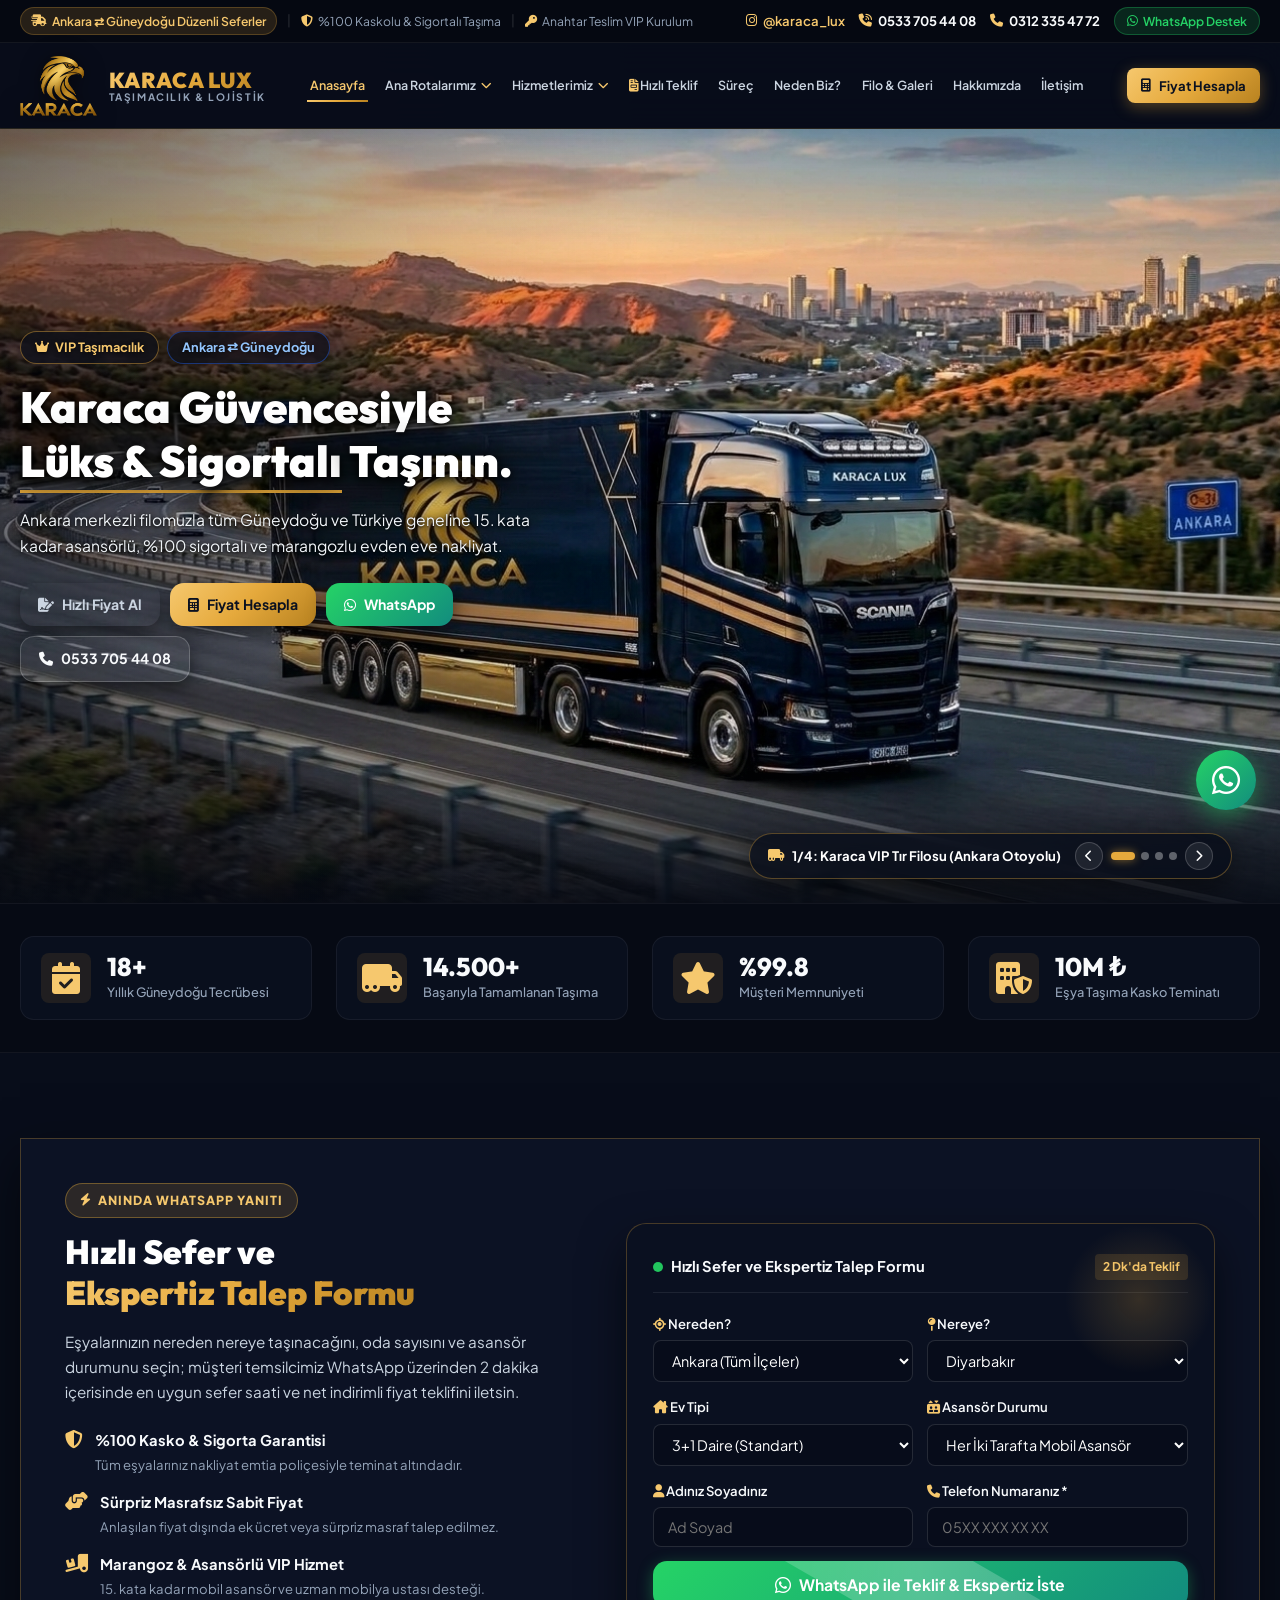
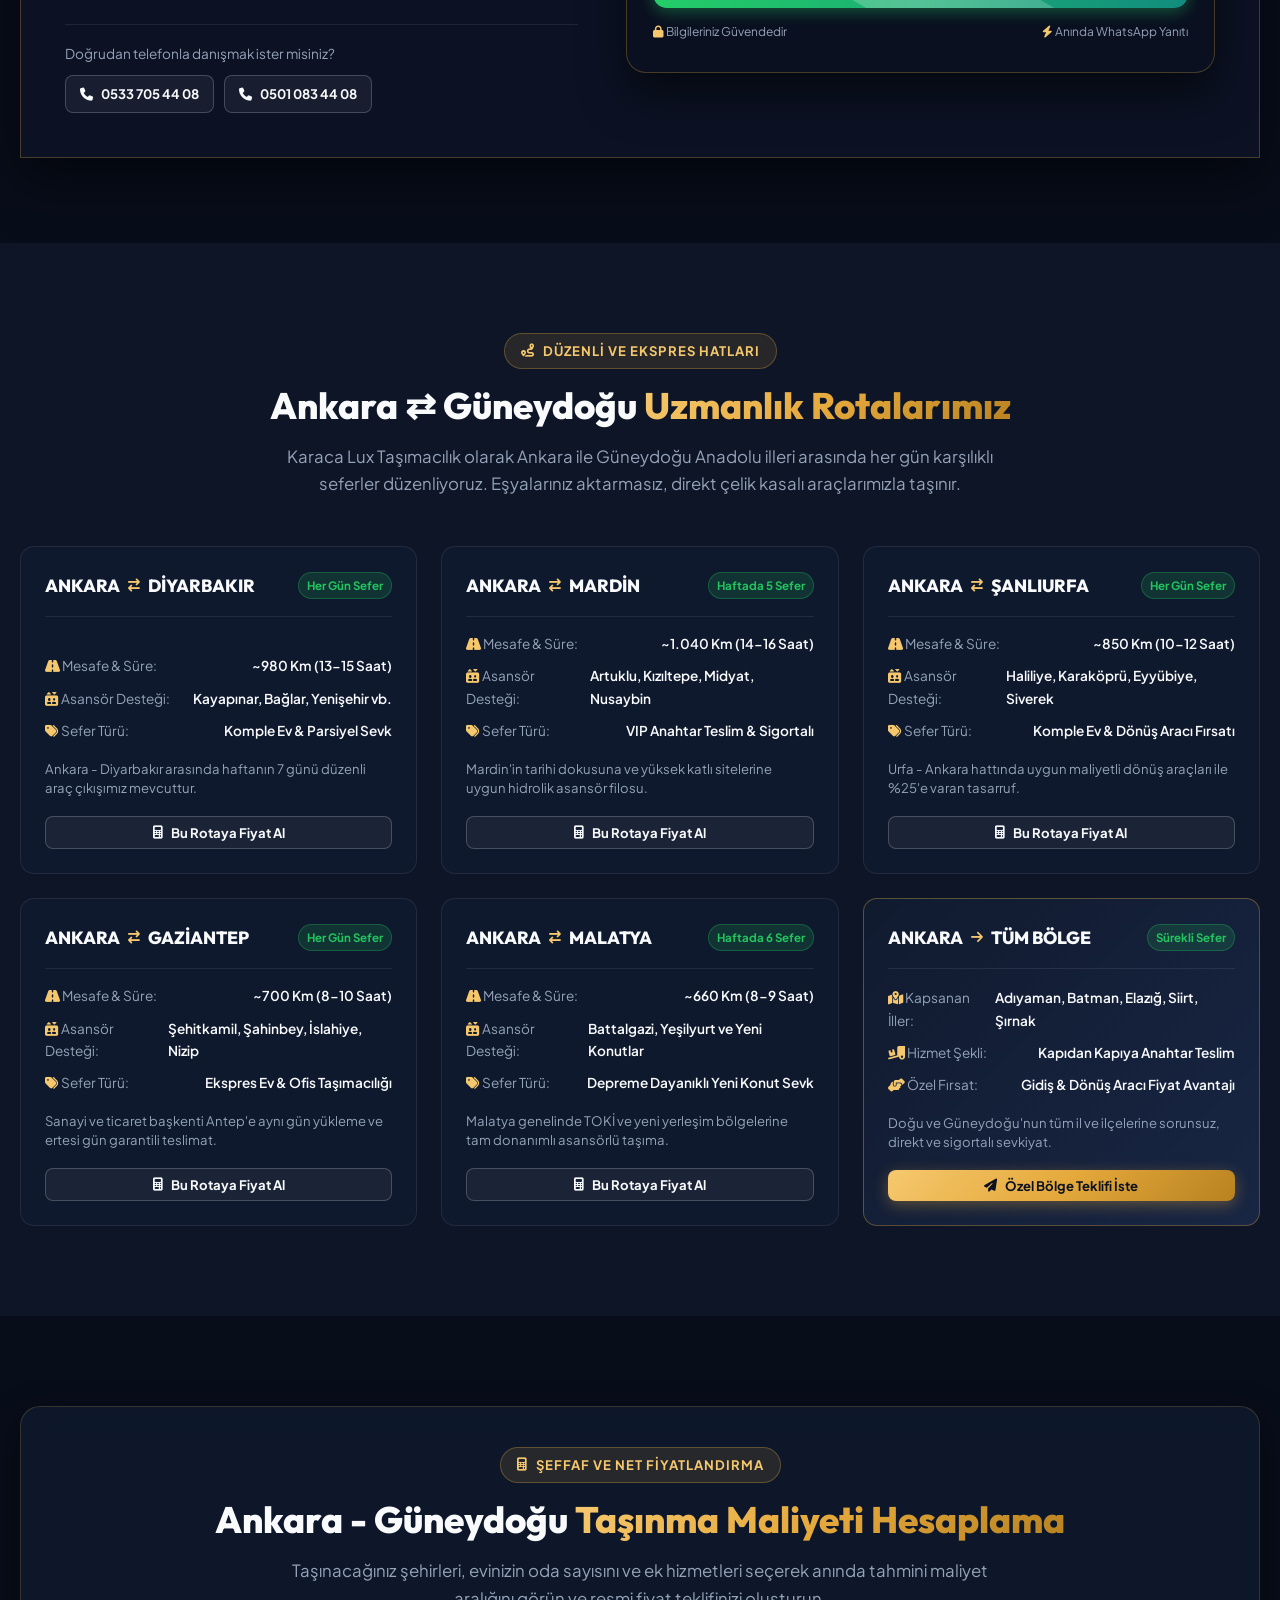
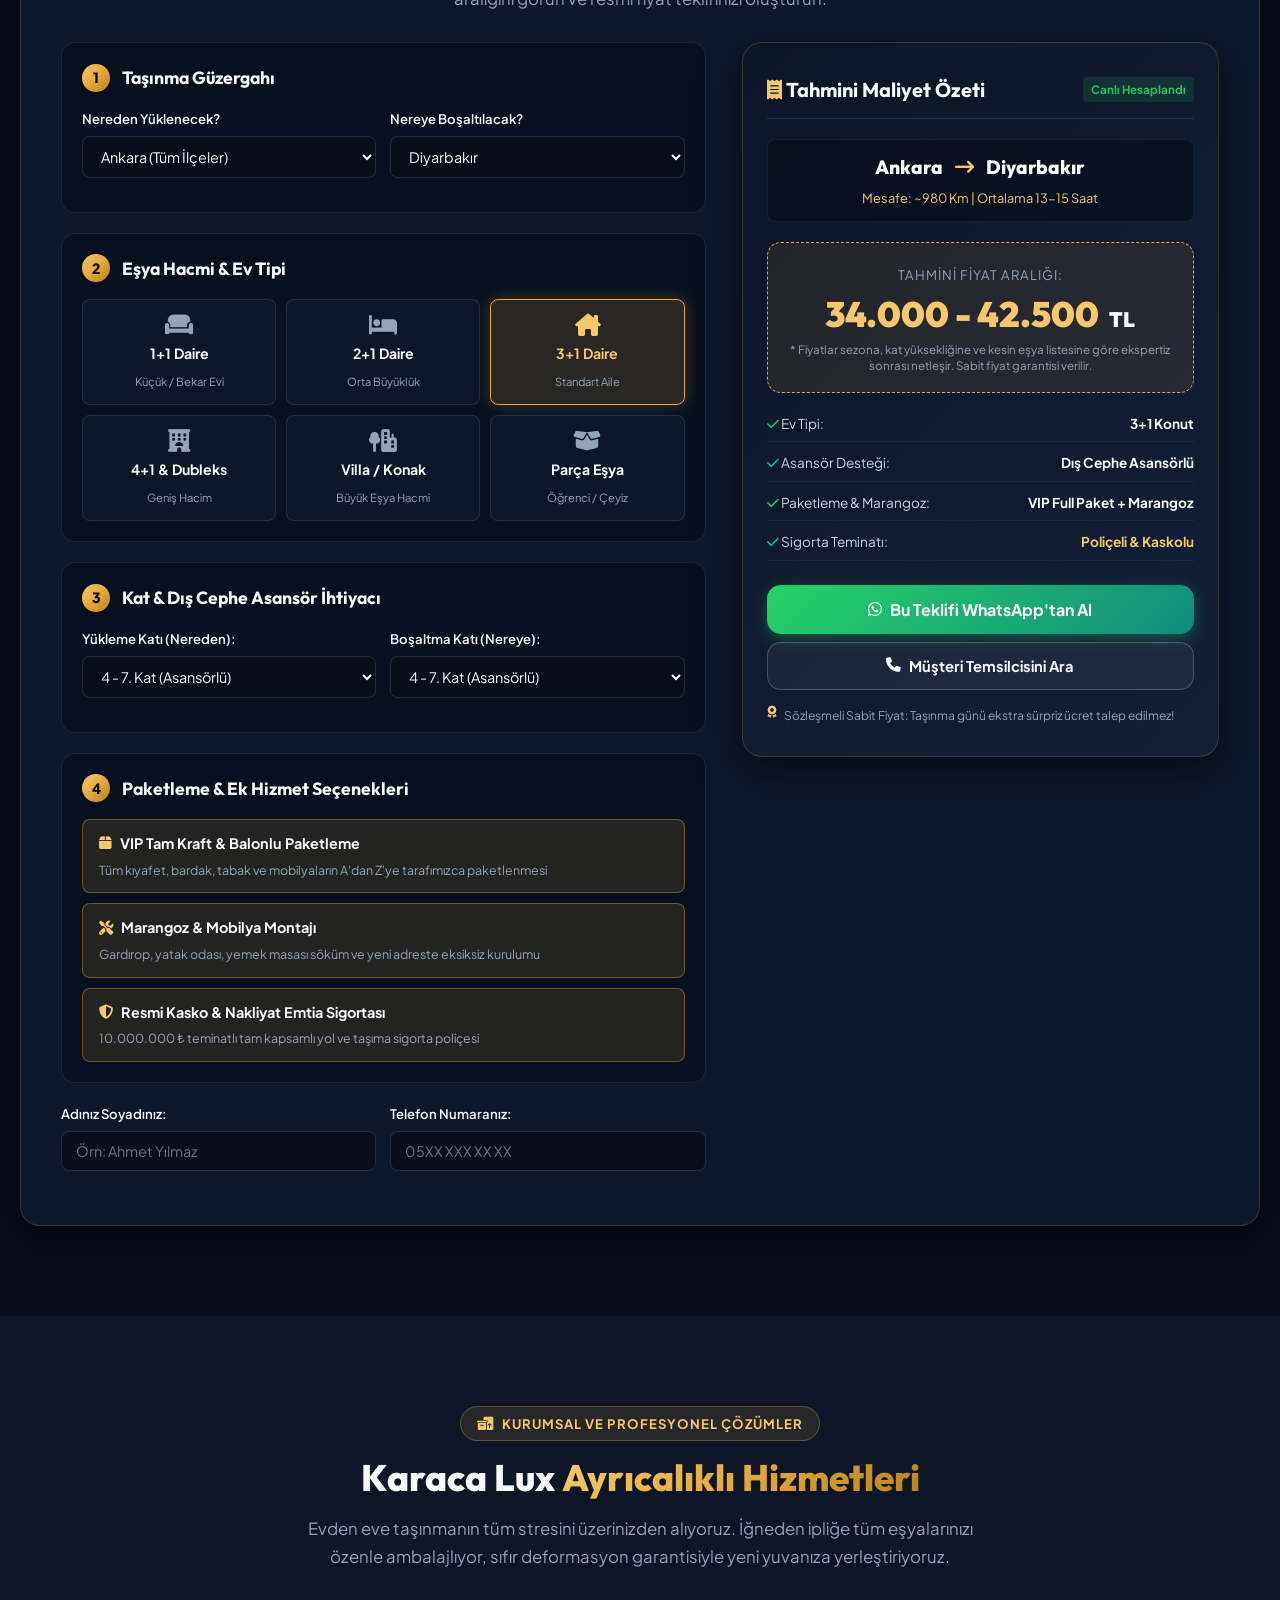
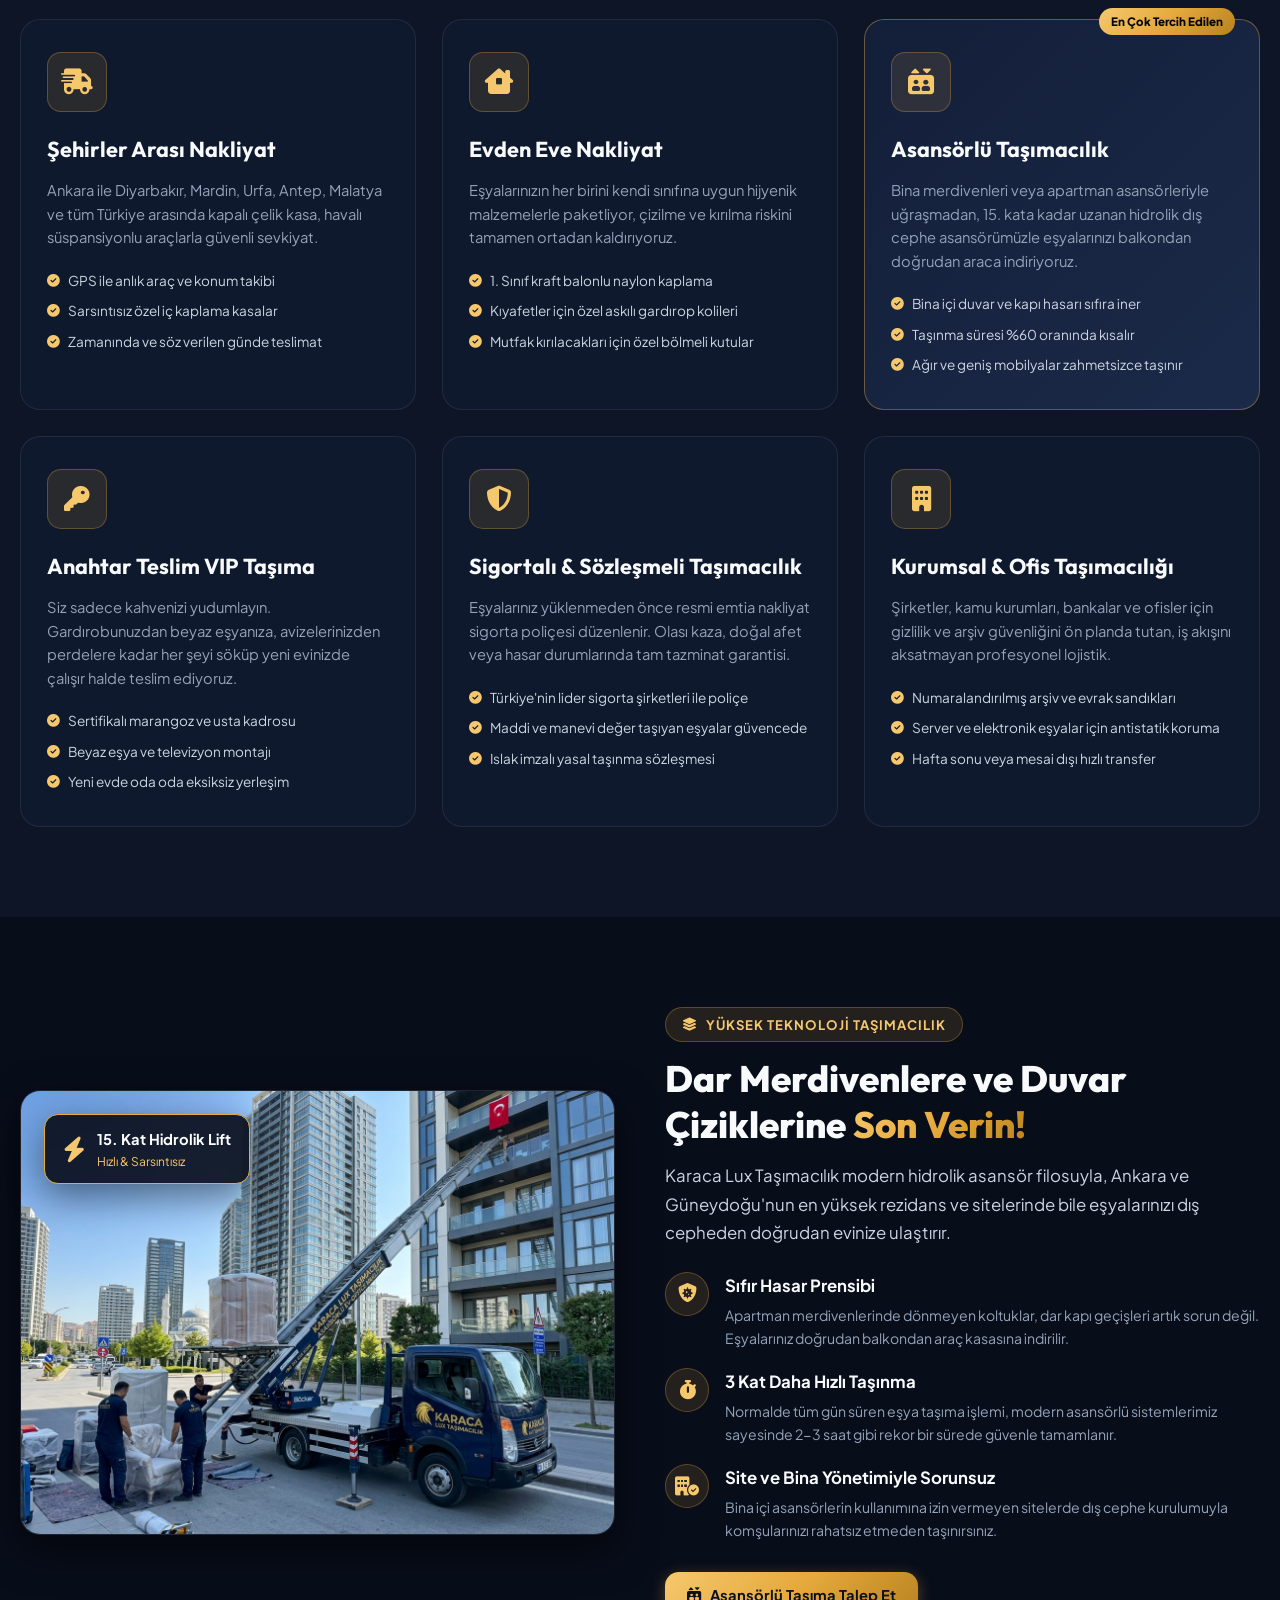
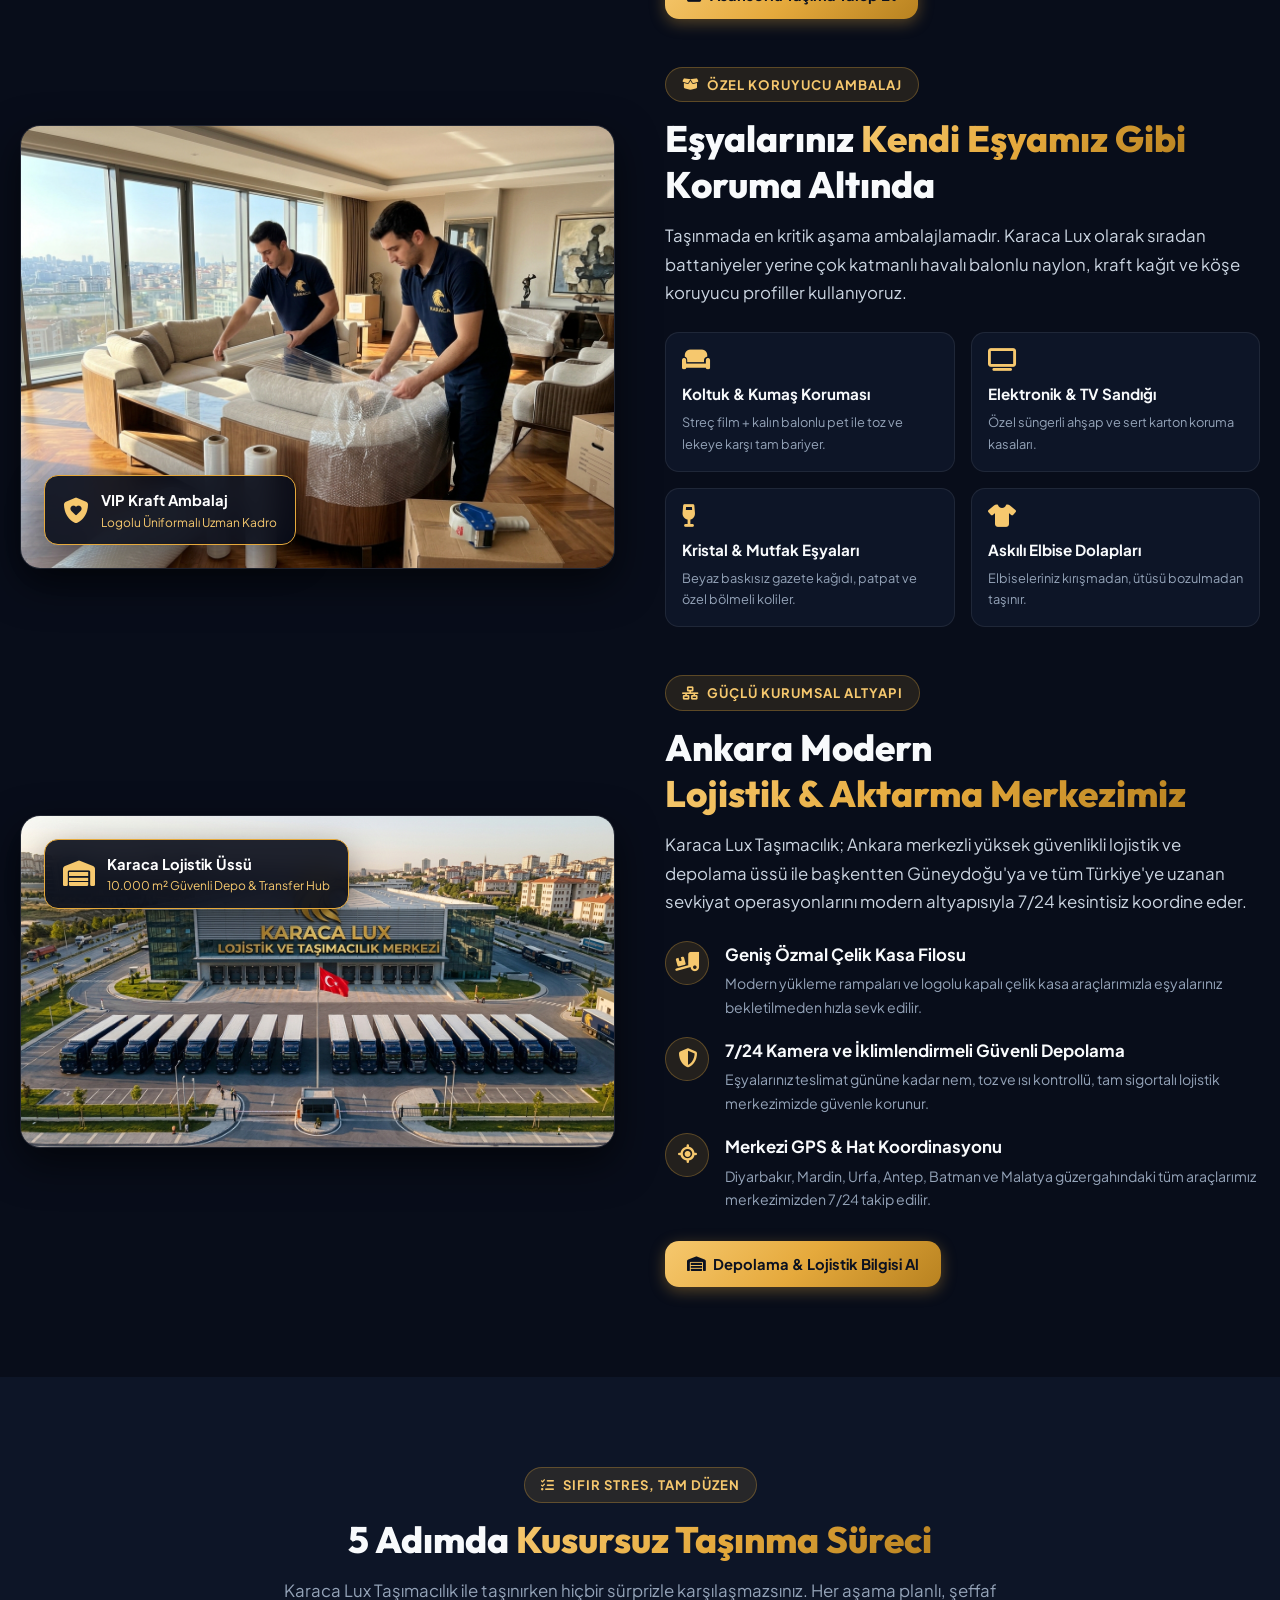
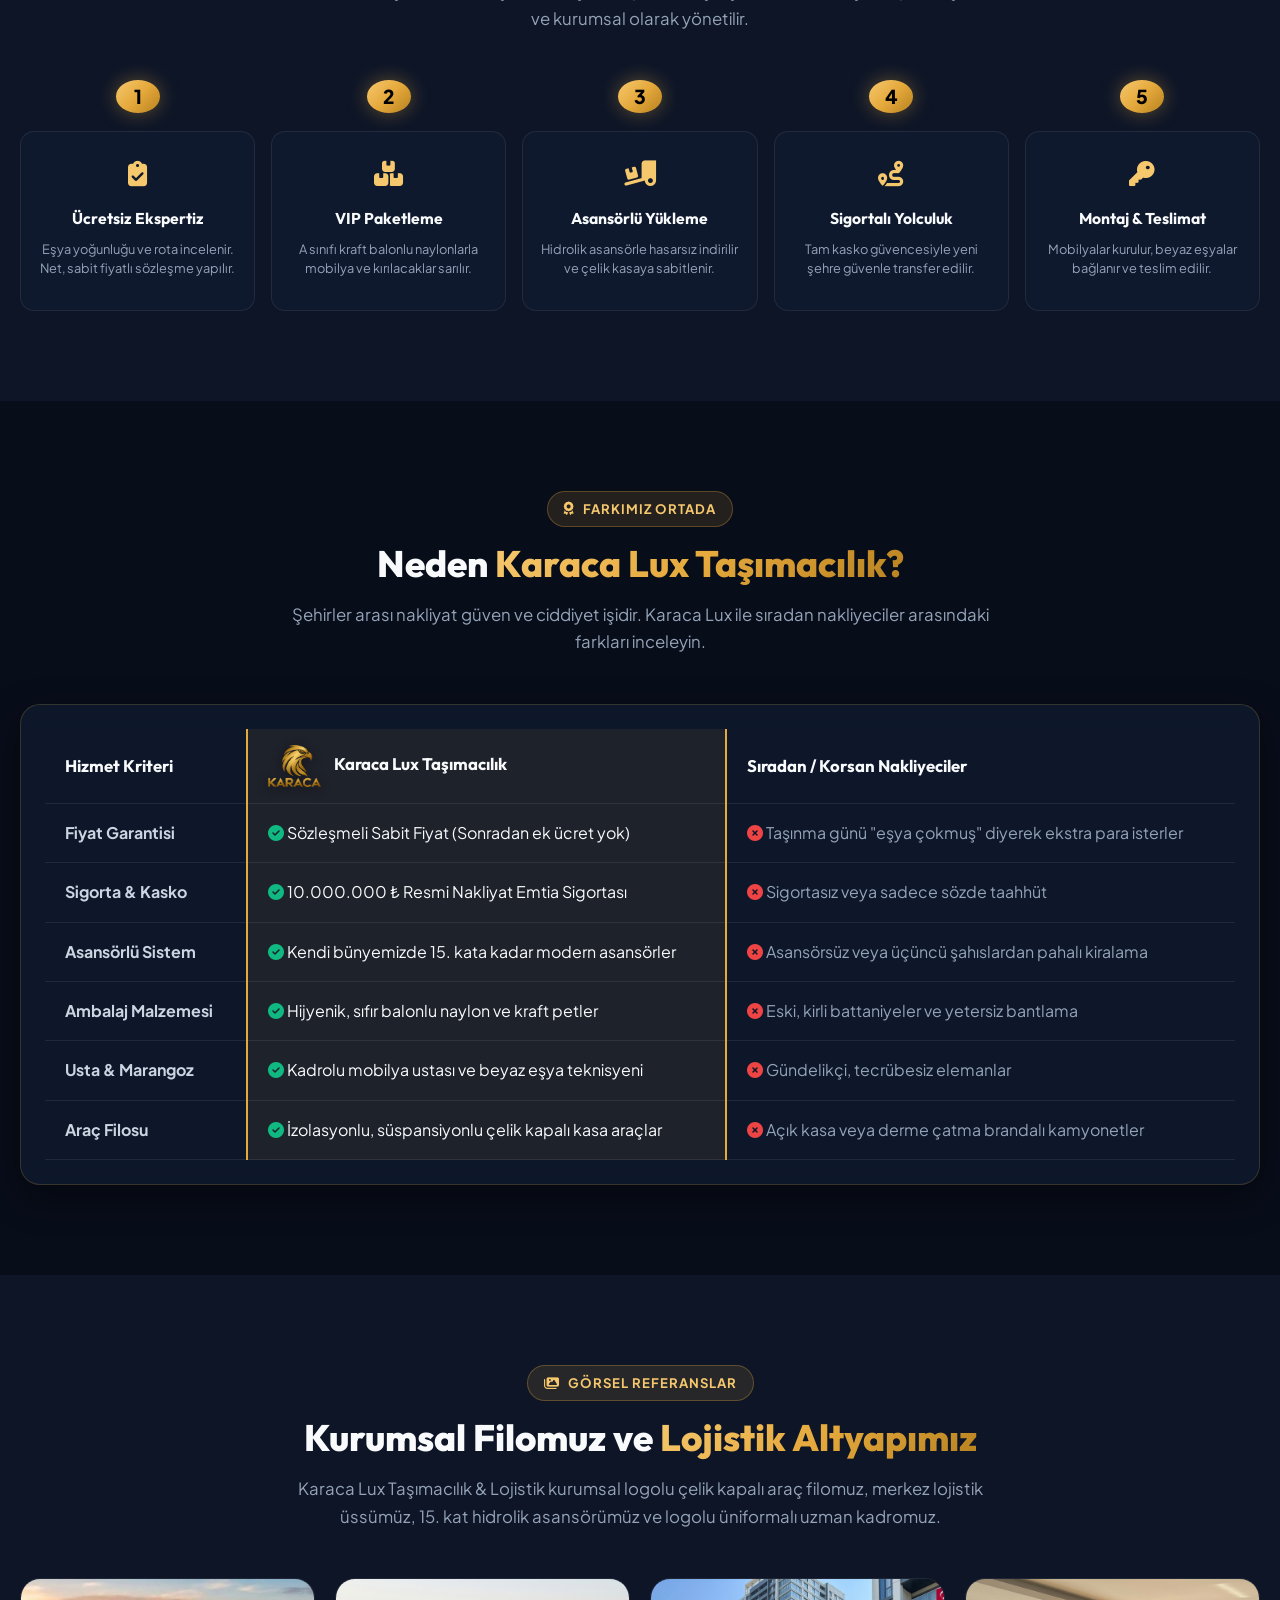
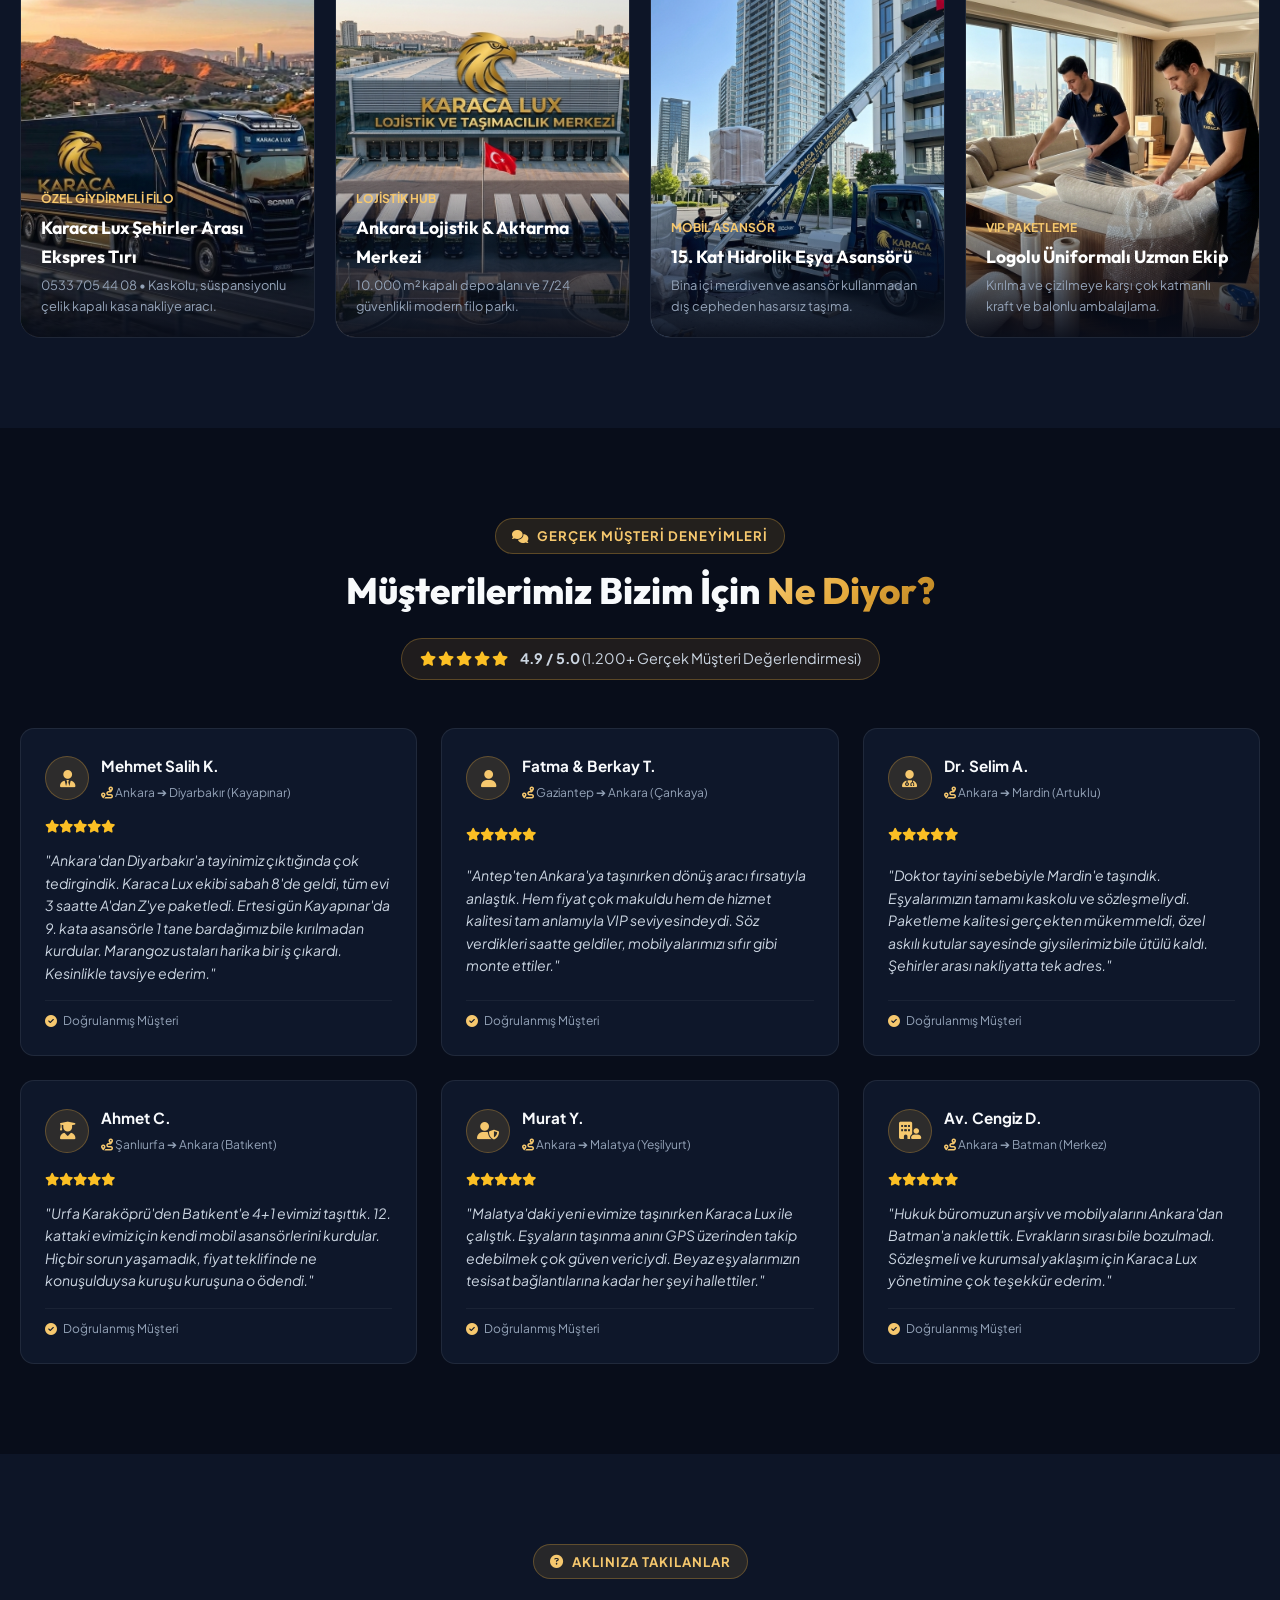
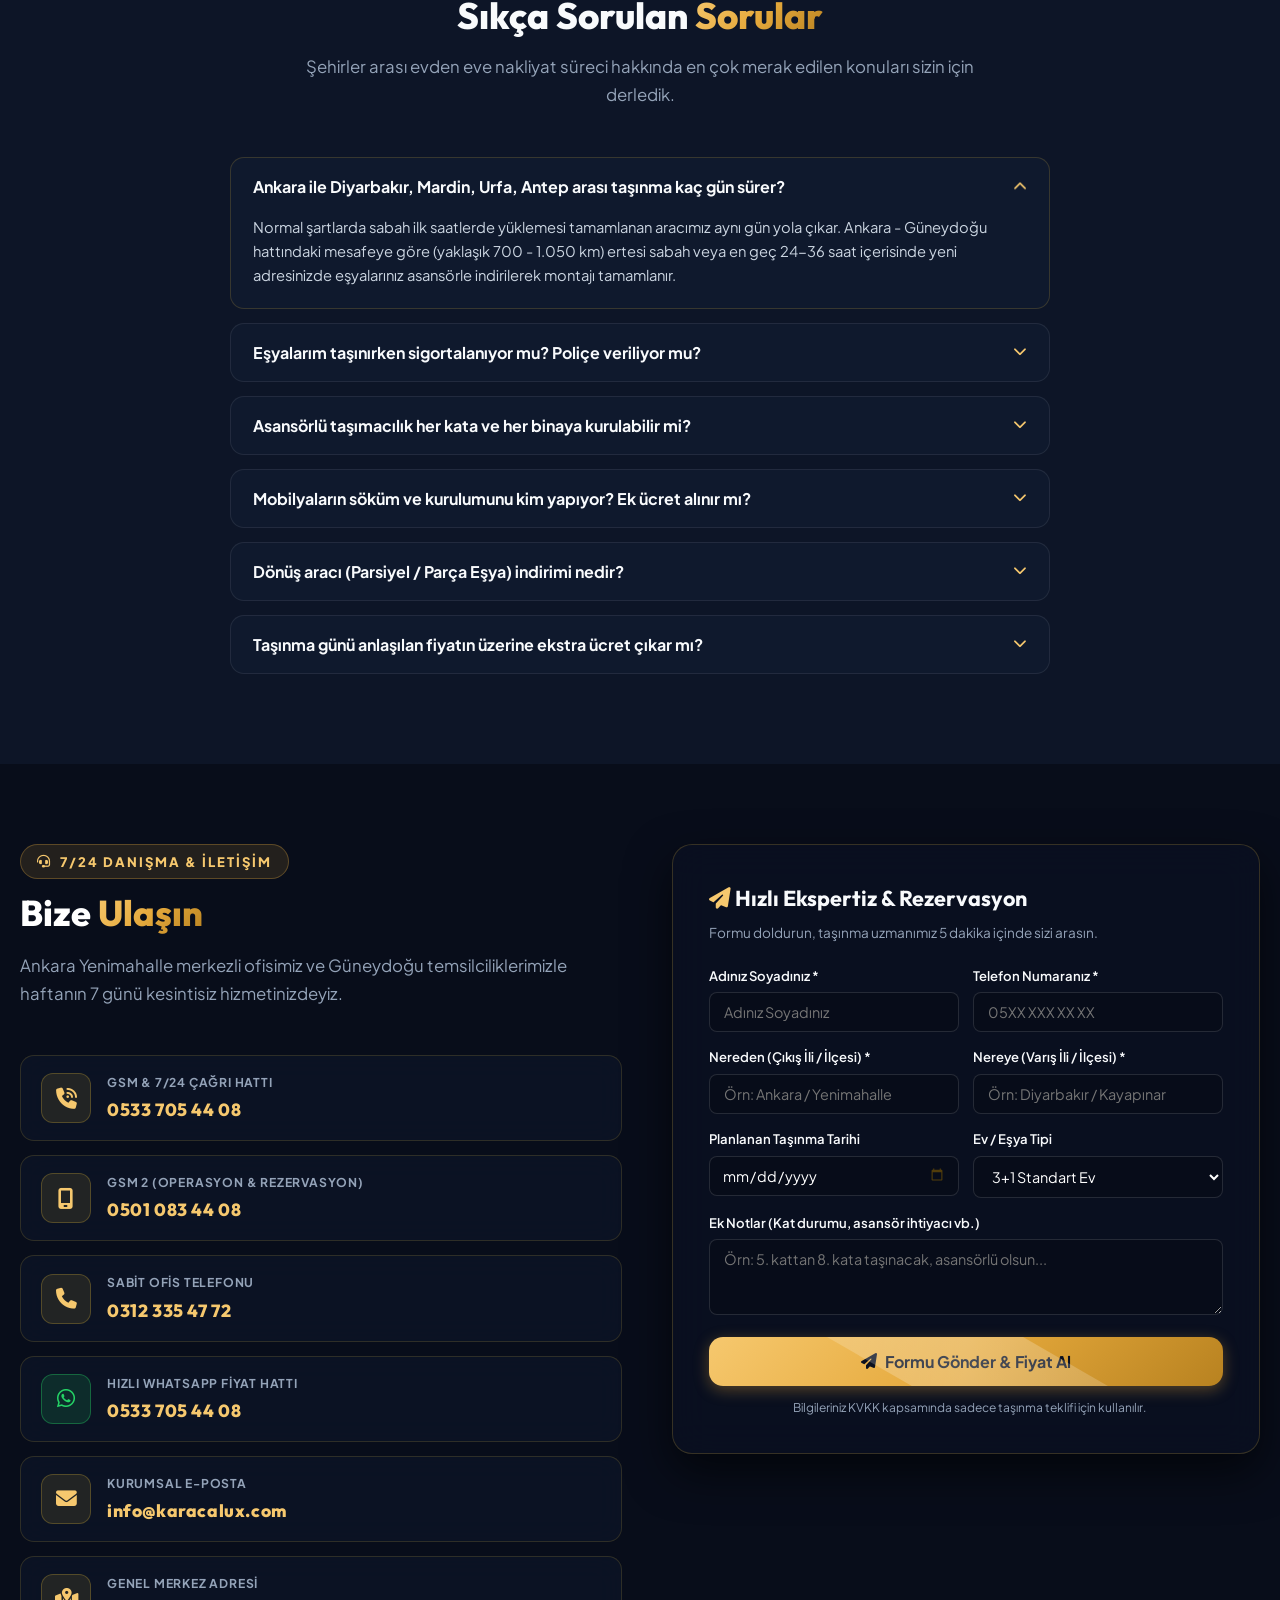
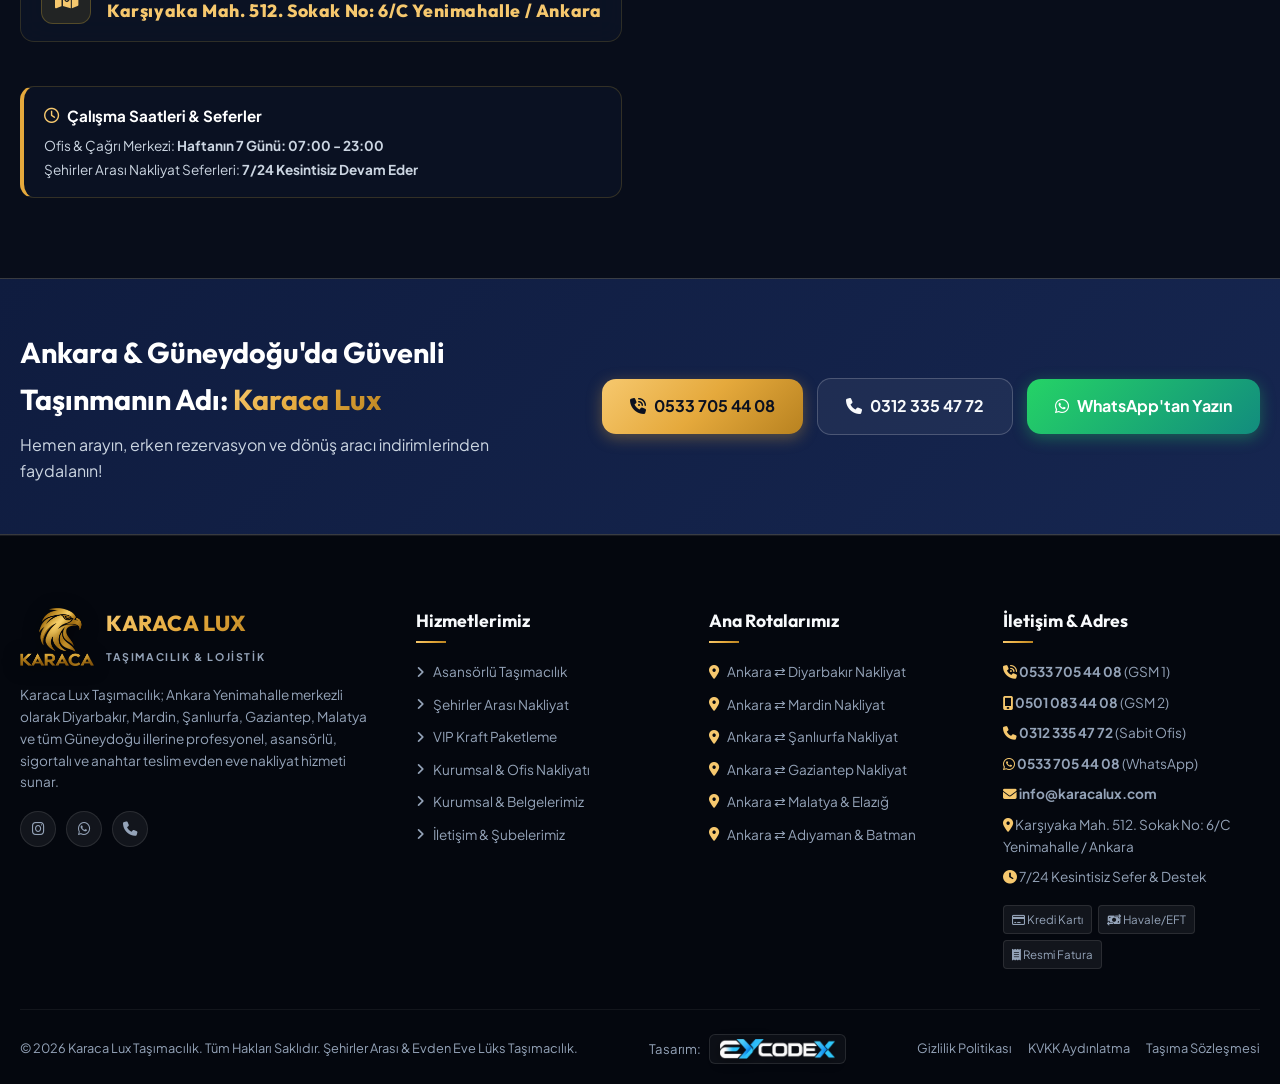
<file: index.html>
<!DOCTYPE html>
<html lang="tr">
<head>
  <meta charset="UTF-8">
  <meta name="viewport" content="width=device-width, initial-scale=1.0">
  <title>Karaca Lux Taşımacılık | Ankara - Güneydoğu Evden Eve & Şehirler Arası Nakliyat</title>
  <meta name="description" content="Karaca Lux Taşımacılık: Ankara, Diyarbakır, Mardin, Şanlıurfa, Gaziantep, Malatya şehirler arası evden eve nakliyat. 15. kat hidrolik asansörlü, %100 sigortalı ve anahtar teslim VIP taşımacılık. Hemen fiyat teklifi alın: 0533 705 44 08">
  <meta name="keywords" content="karaca lux taşımacılık, ankara diyarbakır evden eve nakliyat, ankara mardin nakliyat, ankara urfa nakliyat, ankara gaziantep nakliyat, ankara malatya nakliyat, asansörlü taşımacılık, sigortalı şehirlerarası ev taşıma, yenimahalle nakliyat, asansörlü evden eve nakliyat fiyatları, kaskolu şehirler arası nakliye">
  <meta name="robots" content="index, follow, max-snippet:-1, max-image-preview:large, max-video-preview:-1">
  <meta name="author" content="Karaca Lux Taşımacılık & Lojistik">
  <link rel="canonical" href="https://karacalux.com/">
  
  <!-- Geo-Targeting SEO -->
  <meta name="geo.region" content="TR-06">
  <meta name="geo.placename" content="Ankara, Yenimahalle">
  <meta name="geo.position" content="39.9678;32.8021">
  <meta name="ICBM" content="39.9678, 32.8021">

  <!-- Open Graph / Facebook / WhatsApp Preview -->
  <meta property="og:type" content="business.business">
  <meta property="og:locale" content="tr_TR">
  <meta property="og:site_name" content="Karaca Lux Taşımacılık">
  <meta property="og:title" content="Karaca Lux Taşımacılık | Ankara - Güneydoğu VIP Evden Eve Nakliyat">
  <meta property="og:description" content="Ankara'dan Diyarbakır, Mardin, Şanlıurfa, Gaziantep ve tüm Türkiye'ye asansörlü, tam kaskolu, anahtar teslim profesyonel evden eve taşımacılık.">
  <meta property="og:url" content="https://karacalux.com/">
  <meta property="og:image" content="https://karacalux.com/images/hero.jpg">
  <meta property="og:image:width" content="1200">
  <meta property="og:image:height" content="630">

  <!-- Twitter Card -->
  <meta name="twitter:card" content="summary_large_image">
  <meta name="twitter:title" content="Karaca Lux Taşımacılık | Ankara - Güneydoğu VIP Evden Eve Nakliyat">
  <meta name="twitter:description" content="15. kata kadar asansörlü, %100 sigortalı ve anahtar teslim kurumsal taşımacılık hizmeti.">
  <meta name="twitter:image" content="https://karacalux.com/images/hero.jpg">

  <!-- Theme Color -->
  <meta name="theme-color" content="#080d1a">
  
  <!-- Favicon -->
  <link rel="icon" type="image/png" href="images/karacalogo.png">
  <link rel="apple-touch-icon" href="images/karacalogo.png">
  
  <!-- Google Fonts -->
  <link rel="preconnect" href="https://fonts.googleapis.com">
  <link rel="preconnect" href="https://fonts.gstatic.com" crossorigin>
  <link href="https://fonts.googleapis.com/css2?family=Outfit:wght@400;500;600;700;800;900&family=Plus+Jakarta+Sans:wght@300;400;500;600;700;800&display=swap" rel="stylesheet">
  
  <!-- Font Awesome Icons -->
  <link rel="stylesheet" href="https://cdnjs.cloudflare.com/ajax/libs/font-awesome/6.5.1/css/all.min.css">
  
  <!-- Custom CSS -->
  <link rel="stylesheet" href="style.css?v=3.2">

  <!-- Structured Data: LocalBusiness & MovingCompany (Schema.org) -->
  <script type="application/ld+json">
  {
    "@context": "https://schema.org",
    "@type": "MovingCompany",
    "@id": "https://karacalux.com/#organization",
    "name": "Karaca Lux Taşımacılık & Lojistik",
    "alternateName": "Karaca Lux Nakliyat",
    "url": "https://karacalux.com/",
    "logo": "https://karacalux.com/images/karacalogo.png",
    "image": "https://karacalux.com/images/hero.jpg",
    "description": "Ankara merkezli olarak Diyarbakır, Mardin, Şanlıurfa, Gaziantep, Malatya ve tüm Güneydoğu illerine asansörlü, sözleşmeli ve kaskolu şehirler arası evden eve nakliyat hizmeti.",
    "telephone": "+905337054408",
    "priceRange": "₺₺",
    "address": {
      "@type": "PostalAddress",
      "streetAddress": "Yenimahalle Merkez",
      "addressLocality": "Yenimahalle",
      "addressRegion": "Ankara",
      "postalCode": "06170",
      "addressCountry": "TR"
    },
    "geo": {
      "@type": "GeoCoordinates",
      "latitude": "39.9678",
      "longitude": "32.8021"
    },
    "openingHoursSpecification": {
      "@type": "OpeningHoursSpecification",
      "dayOfWeek": [
        "Monday", "Tuesday", "Wednesday", "Thursday", "Friday", "Saturday", "Sunday"
      ],
      "opens": "00:00",
      "closes": "23:59"
    },
    "areaServed": [
      { "@type": "City", "name": "Ankara" },
      { "@type": "City", "name": "Diyarbakır" },
      { "@type": "City", "name": "Mardin" },
      { "@type": "City", "name": "Şanlıurfa" },
      { "@type": "City", "name": "Gaziantep" },
      { "@type": "City", "name": "Malatya" },
      { "@type": "City", "name": "Batman" },
      { "@type": "City", "name": "Adıyaman" },
      { "@type": "City", "name": "Elazığ" },
      { "@type": "Country", "name": "Türkiye" }
    ],
    "aggregateRating": {
      "@type": "AggregateRating",
      "ratingValue": "4.9",
      "reviewCount": "1240",
      "bestRating": "5",
      "worstRating": "1"
    },
    "contactPoint": [
      {
        "@type": "ContactPoint",
        "telephone": "+905337054408",
        "contactType": "customer service",
        "availableLanguage": ["Turkish"]
      },
      {
        "@type": "ContactPoint",
        "telephone": "+903123354772",
        "contactType": "reservations",
        "availableLanguage": ["Turkish"]
      }
    ]
  }
  </script>

  <!-- Structured Data: FAQPage for Google Rich Snippets -->
  <script type="application/ld+json">
  {
    "@context": "https://schema.org",
    "@type": "FAQPage",
    "mainEntity": [
      {
        "@type": "Question",
        "name": "Ankara - Güneydoğu arası nakliyat kaç gün sürer?",
        "acceptedAnswer": {
          "@type": "Answer",
          "text": "Ankara'dan Diyarbakır, Mardin, Şanlıurfa ve Gaziantep sevkiyatlarımız genellikle yüklemenin ertesi günü (24-36 saat içerisinde) yeni adresinize teslim edilip montajı tamamlanır."
        }
      },
      {
        "@type": "Question",
        "name": "Eşyalarım taşınırken sigortalanıyor mu?",
        "acceptedAnswer": {
          "@type": "Answer",
          "text": "Evet, tüm taşımalarımız 10.000.000 TL teminatlı resmi Emtia Nakliyat Sigortası ve tam kasko güvencesi altındadır."
        }
      },
      {
        "@type": "Question",
        "name": "Kaçıncı kata kadar asansörlü taşıma yapabiliyorsunuz?",
        "acceptedAnswer": {
          "@type": "Answer",
          "text": "Bünyemizdeki modern hidrolik mobil dış cephe eşya asansörleri ile 15. kata kadar güvenli ve sarsıntısız asansörlü taşıma hizmeti veriyoruz."
        }
      },
      {
        "@type": "Question",
        "name": "Mobilya demontaj ve montajını yapıyor musunuz?",
        "acceptedAnswer": {
          "@type": "Answer",
          "text": "Evet. Kadrolu mobilya ustalarımız gardırop, yatak odası, yemek masası, TV ünitesi ve beyaz eşyalarınızın demontajını ve yeni evinizde montajını eksiksiz yapar."
        }
      }
    ]
  }
  </script>
</head>
<body>

  <!-- Top Announcement & Contact Bar -->
  <header class="top-bar">
    <div class="container top-bar-inner">
      <div class="top-bar-left">
        <span class="route-badge">
          <i class="fa-solid fa-truck-fast"></i>
          <span class="d-none-mobile">Ankara ⇄ Güneydoğu Düzenli Seferler</span>
          <span class="d-only-mobile">Ankara ⇄ Güneydoğu</span>
        </span>
        <span class="top-divider d-none-mobile">|</span>
        <span class="top-info d-none-mobile"><i class="fa-solid fa-shield-halved text-gold"></i> %100 Kaskolu & Sigortalı Taşıma</span>
        <span class="top-divider d-none-mobile">|</span>
        <span class="top-info d-none-mobile"><i class="fa-solid fa-key text-gold"></i> Anahtar Teslim VIP Kurulum</span>
      </div>
      <div class="top-bar-right">
        <a href="https://www.instagram.com/karaca_lux/" target="_blank" rel="noopener noreferrer" class="top-link top-ig-link d-none-mobile" id="top-ig-btn" title="Karaca Lux Instagram">
          <i class="fa-brands fa-instagram text-gold"></i> <span>@karaca_lux</span>
        </a>
        <a href="tel:+905337054408" class="top-link" id="top-phone-link">
          <i class="fa-solid fa-phone-volume text-gold"></i> <strong>0533 705 44 08</strong>
        </a>
        <a href="tel:03123354772" class="top-link d-none-mobile">
          <i class="fa-solid fa-phone text-gold"></i> <strong>0312 335 47 72</strong>
        </a>
        <a href="https://wa.me/905337054408?text=Merhaba,%20Ankara-G%C3%BCneydo%C4%9Fu%20nakliyat%20fiyat%C4%B1%20hakk%C4%B1nda%20bilgi%20almak%20istiyorum." target="_blank" class="top-whatsapp-btn d-none-mobile" id="top-wa-btn">
          <i class="fa-brands fa-whatsapp"></i> WhatsApp Destek
        </a>
      </div>
    </div>
  </header>

  <!-- Main Navigation -->
  <nav class="main-nav" id="mainNavbar">
    <div class="container nav-inner">
      <!-- Logo and Brand Name -->
      <a href="#home" class="brand-logo" id="nav-brand">
        <img src="images/karacalogo.png" alt="Karaca Lux Taşımacılık Logo" class="logo-img">
        <div class="brand-text">
          <span class="brand-name">KARACA LUX</span>
          <span class="brand-sub">TAŞIMACILIK & LOJİSTİK</span>
        </div>
      </a>

      <!-- Compact & Streamlined Navigation Menu -->
      <div class="nav-menu" id="navMenu">
        <a href="/" class="nav-link active">Anasayfa</a>

        <!-- Ana Rotalarımız Dropdown -->
        <div class="nav-dropdown">
          <a href="#rotalar" class="nav-link nav-dropdown-toggle">
            <span>Ana Rotalarımız</span>
            <i class="fa-solid fa-chevron-down"></i>
          </a>
          <div class="nav-dropdown-menu">
            <a href="ankara-diyarbakir-nakliyat.html" class="dropdown-item">
              <i class="fa-solid fa-location-dot"></i> Ankara ⇄ Diyarbakır
            </a>
            <a href="ankara-mardin-nakliyat.html" class="dropdown-item">
              <i class="fa-solid fa-location-dot"></i> Ankara ⇄ Mardin
            </a>
            <a href="ankara-sanliurfa-nakliyat.html" class="dropdown-item">
              <i class="fa-solid fa-location-dot"></i> Ankara ⇄ Şanlıurfa
            </a>
            <a href="ankara-gaziantep-nakliyat.html" class="dropdown-item">
              <i class="fa-solid fa-location-dot"></i> Ankara ⇄ Gaziantep
            </a>
            <div class="dropdown-divider"></div>
            <a href="#rotalar" class="dropdown-item">
              <i class="fa-solid fa-route"></i> Tüm Rotalar & İller
            </a>
          </div>
        </div>

        <!-- Hizmetlerimiz Dropdown -->
        <div class="nav-dropdown">
          <a href="#hizmetler" class="nav-link nav-dropdown-toggle">
            <span>Hizmetlerimiz</span>
            <i class="fa-solid fa-chevron-down"></i>
          </a>
          <div class="nav-dropdown-menu">
            <a href="asansorlu-nakliyat.html" class="dropdown-item">
              <i class="fa-solid fa-elevator"></i> Asansörlü Taşımacılık
            </a>
            <a href="#hizmetler" class="dropdown-item">
              <i class="fa-solid fa-truck-fast"></i> Şehirler Arası Nakliyat
            </a>
            <a href="#asansorlu" class="dropdown-item">
              <i class="fa-solid fa-box-open"></i> VIP Kraft Paketleme
            </a>
          </div>
        </div>

        <a href="#hizli-teklif" class="nav-link"><i class="fa-solid fa-file-invoice text-gold"></i> Hızlı Teklif</a>
        <a href="#surec" class="nav-link">Süreç</a>
        <a href="#neden-biz" class="nav-link">Neden Biz?</a>
        <a href="#galeri" class="nav-link">Filo & Galeri</a>
        <a href="hakkimizda.html" class="nav-link">Hakkımızda</a>
        <a href="iletisim.html" class="nav-link">İletişim</a>
      </div>

      <!-- Action Button -->
      <div class="nav-actions">
        <a href="#fiyat-hesapla" class="btn btn-primary btn-sm btn-pulse" id="nav-cta-btn">
          <i class="fa-solid fa-calculator"></i> <span>Fiyat Hesapla</span>
        </a>
        <button class="mobile-toggle" id="mobileMenuBtn" aria-label="Menüyü Aç">
          <span></span>
          <span></span>
          <span></span>
        </button>
      </div>
    </div>
  </nav>

  <!-- Mobile Drawer Menu -->
  <div class="mobile-drawer" id="mobileDrawer">
    <div class="drawer-header">
      <div class="brand-logo">
        <img src="images/karacalogo.png" alt="Karaca Lux Logo" class="logo-img" style="height: 48px;">
        <div class="brand-text">
          <span class="brand-name">KARACA LUX</span>
          <span class="brand-sub">TAŞIMACILIK & LOJİSTİK</span>
        </div>
      </div>
      <button class="drawer-close" id="drawerCloseBtn">&times;</button>
    </div>
    <div class="drawer-links">
      <a href="/" class="drawer-link">Anasayfa</a>

      <!-- Ana Rotalarımız Accordion in Drawer -->
      <div class="drawer-dropdown open">
        <button class="drawer-link drawer-dropdown-toggle" type="button">
          <span><i class="fa-solid fa-route text-gold"></i> Ana Rotalarımız</span>
          <i class="fa-solid fa-chevron-down"></i>
        </button>
        <div class="drawer-submenu">
          <a href="ankara-diyarbakir-nakliyat.html" class="drawer-sublink">
            <i class="fa-solid fa-location-dot text-gold"></i> Ankara ⇄ Diyarbakır
          </a>
          <a href="ankara-mardin-nakliyat.html" class="drawer-sublink">
            <i class="fa-solid fa-location-dot text-gold"></i> Ankara ⇄ Mardin
          </a>
          <a href="ankara-sanliurfa-nakliyat.html" class="drawer-sublink">
            <i class="fa-solid fa-location-dot text-gold"></i> Ankara ⇄ Şanlıurfa
          </a>
          <a href="ankara-gaziantep-nakliyat.html" class="drawer-sublink">
            <i class="fa-solid fa-location-dot text-gold"></i> Ankara ⇄ Gaziantep
          </a>
          <a href="#rotalar" class="drawer-sublink">
            <i class="fa-solid fa-map-location-dot text-gold"></i> Tüm Rotalar & İller
          </a>
        </div>
      </div>

      <!-- Hizmetlerimiz Accordion in Drawer -->
      <div class="drawer-dropdown">
        <button class="drawer-link drawer-dropdown-toggle" type="button">
          <span><i class="fa-solid fa-boxes-stacked text-gold"></i> Hizmetlerimiz</span>
          <i class="fa-solid fa-chevron-down"></i>
        </button>
        <div class="drawer-submenu">
          <a href="asansorlu-nakliyat.html" class="drawer-sublink">
            <i class="fa-solid fa-elevator text-gold"></i> Asansörlü Taşımacılık
          </a>
          <a href="#hizmetler" class="drawer-sublink">
            <i class="fa-solid fa-truck-fast text-gold"></i> Şehirler Arası Nakliyat
          </a>
          <a href="#asansorlu" class="drawer-sublink">
            <i class="fa-solid fa-box-open text-gold"></i> VIP Kraft Paketleme
          </a>
        </div>
      </div>

      <a href="#hizli-teklif" class="drawer-link"><i class="fa-solid fa-file-invoice text-gold"></i> Hızlı Teklif Formu</a>
      <a href="#galeri" class="drawer-link">Filo & Galeri</a>
      <a href="#yorumlar" class="drawer-link">Müşteri Yorumları</a>
      <a href="hakkimizda.html" class="drawer-link">Kurumsal / Hakkımızda</a>
      <a href="iletisim.html" class="drawer-link">İletişim Bilgileri</a>
    </div>
    <div class="drawer-footer">
      <a href="tel:+905337054408" class="btn btn-primary w-100 mb-2">
        <i class="fa-solid fa-phone"></i> Hemen Ara: 0533 705 44 08
      </a>
      <a href="tel:+905010834408" class="btn btn-outline w-100 mb-2">
        <i class="fa-solid fa-phone"></i> 2. Hat: 0501 083 44 08
      </a>
      <a href="https://wa.me/905337054408" target="_blank" class="btn btn-whatsapp w-100">
        <i class="fa-brands fa-whatsapp"></i> WhatsApp Canlı Danışma
      </a>
    </div>
  </div>
  <div class="drawer-overlay" id="drawerOverlay"></div>

  <!-- Hero Section -->
  <section class="hero-section" id="home">
    <div class="container hero-container">
      <div class="hero-floating-content">
        <div class="hero-tag-wrap">
          <span class="hero-tag"><i class="fa-solid fa-crown text-gold"></i> VIP Taşımacılık</span>
          <span class="hero-route-tag">Ankara ⇄ Güneydoğu</span>
        </div>
        
        <h1 class="hero-title">
          Karaca Güvencesiyle <span class="gradient-text">Lüks & Sigortalı</span> Taşının.
        </h1>
        
        <!-- Mobile Hero Slider Showcase (Only on mobile <= 992px) -->
        <div class="hero-mobile-slider-box">
          <div class="hero-mobile-slider-frame">
            <div class="hero-mobile-slide active" style="background-image: url('images/hero.jpg');"></div>
            <div class="hero-mobile-slide" style="background-image: url('images/tir2.jpg');"></div>
            <div class="hero-mobile-slide" style="background-image: url('images/filo.jpg');"></div>
            <div class="hero-mobile-slide" style="background-image: url('images/asansor.jpg');"></div>
            <div class="hero-mobile-slider-badge">
              <i class="fa-solid fa-camera"></i> <span id="heroMobileBadge">1/4: Karaca VIP Tır Filosu</span>
            </div>
          </div>
          <div class="hero-mobile-slider-controls">
            <button class="m-slider-btn" onclick="prevHeroSlide()" aria-label="Önceki Görsel"><i class="fa-solid fa-chevron-left"></i></button>
            <div class="m-slider-dots" id="heroMobileDots">
              <span class="m-dot active" onclick="setHeroSlide(0)"></span>
              <span class="m-dot" onclick="setHeroSlide(1)"></span>
              <span class="m-dot" onclick="setHeroSlide(2)"></span>
              <span class="m-dot" onclick="setHeroSlide(3)"></span>
            </div>
            <button class="m-slider-btn" onclick="nextHeroSlide()" aria-label="Sonraki Görsel"><i class="fa-solid fa-chevron-right"></i></button>
          </div>
        </div>

        <p class="hero-desc">
          Ankara merkezli filomuzla tüm Güneydoğu ve Türkiye geneline 15. kata kadar asansörlü, %100 sigortalı ve marangozlu evden eve nakliyat.
        </p>

        <div class="hero-cta-group">
          <a href="#hizli-teklif" class="btn btn-gold" id="hero-quick-cta">
            <i class="fa-solid fa-file-signature"></i> Hızlı Fiyat Al
          </a>
          <a href="#fiyat-hesapla" class="btn btn-primary" id="hero-calc-cta">
            <i class="fa-solid fa-calculator"></i> Fiyat Hesapla
          </a>
          <a href="https://wa.me/905337054408?text=Merhaba,%20Ankara%20-%20G%C3%BCneydo%C4%9Fu%20evden%20eve%20nakliyat%20fiyat%20teklifi%20almak%20istiyorum." target="_blank" class="btn btn-whatsapp" id="hero-wa-cta">
            <i class="fa-brands fa-whatsapp"></i> WhatsApp
          </a>
          <a href="tel:+905337054408" class="btn btn-outline" id="hero-call-cta">
            <i class="fa-solid fa-phone"></i> 0533 705 44 08
          </a>
        </div>
      </div>
    </div>

    <!-- Desktop Background Slider (Desktop only > 992px) -->
    <div class="hero-bg-slider desktop-hero-slider" id="heroBgSlider">
      <div class="hero-slide active" style="background-image: url('images/hero.jpg');"></div>
      <div class="hero-slide" style="background-image: url('images/tir2.jpg');"></div>
      <div class="hero-slide" style="background-image: url('images/filo.jpg');"></div>
      <div class="hero-slide" style="background-image: url('images/asansor.jpg');"></div>
    </div>
    <div class="hero-bg-overlay desktop-hero-overlay"></div>

    <!-- Desktop Hero Slider Controls & Caption Badge -->
    <div class="hero-slider-bar desktop-slider-bar">
      <div class="hero-slider-caption" id="heroSlideCaption">
        <i class="fa-solid fa-truck-moving text-gold"></i>
        <span>1/4: Karaca VIP Tır Filosu (Ankara Otoyolu)</span>
      </div>
      <div class="hero-slider-nav">
        <button class="slider-arrow-btn" onclick="prevHeroSlide()" aria-label="Önceki Görsel">
          <i class="fa-solid fa-chevron-left"></i>
        </button>
        <div class="hero-slider-dots" id="heroSliderDots">
          <span class="slider-dot active" onclick="setHeroSlide(0)"></span>
          <span class="slider-dot" onclick="setHeroSlide(1)"></span>
          <span class="slider-dot" onclick="setHeroSlide(2)"></span>
          <span class="slider-dot" onclick="setHeroSlide(3)"></span>
        </div>
        <button class="slider-arrow-btn" onclick="nextHeroSlide()" aria-label="Sonraki Görsel">
          <i class="fa-solid fa-chevron-right"></i>
        </button>
      </div>
    </div>
  </section>

  <!-- Live Statistics / Trust Bar -->
  <section class="trust-stats-section">
    <div class="container">
      <div class="stats-grid">
        <div class="stat-card">
          <div class="stat-icon"><i class="fa-solid fa-calendar-check"></i></div>
          <div class="stat-content">
            <span class="stat-number">18+</span>
            <span class="stat-label">Yıllık Güneydoğu Tecrübesi</span>
          </div>
        </div>
        <div class="stat-card">
          <div class="stat-icon"><i class="fa-solid fa-truck-moving"></i></div>
          <div class="stat-content">
            <span class="stat-number">14.500+</span>
            <span class="stat-label">Başarıyla Tamamlanan Taşıma</span>
          </div>
        </div>
        <div class="stat-card">
          <div class="stat-icon"><i class="fa-solid fa-star text-gold"></i></div>
          <div class="stat-content">
            <span class="stat-number">%99.8</span>
            <span class="stat-label">Müşteri Memnuniyeti</span>
          </div>
        </div>
        <div class="stat-card">
          <div class="stat-icon"><i class="fa-solid fa-building-shield"></i></div>
          <div class="stat-content">
            <span class="stat-number">10M ₺</span>
            <span class="stat-label">Eşya Taşıma Kasko Teminatı</span>
          </div>
        </div>
      </div>
    </div>
  </section>

  <!-- HIZLI SEFER VE EKSPERTİZ TALEP FORMU (ÖZEL BÖLÜM) -->
  <section class="quick-quote-section" id="hizli-teklif">
    <div class="container">
      <div class="quick-quote-card">
        <div class="quick-quote-grid">
          <div class="quick-quote-info">
            <div class="qq-badge">
              <i class="fa-solid fa-bolt text-gold"></i> ANINDA WHATSAPP YANITI
            </div>
            <h2 class="qq-title">
              Hızlı Sefer ve <span class="gradient-text">Ekspertiz Talep Formu</span>
            </h2>
            <p class="qq-desc">
              Eşyalarınızın nereden nereye taşınacağını, oda sayısını ve asansör durumunu seçin; müşteri temsilcimiz WhatsApp üzerinden 2 dakika içerisinde en uygun sefer saati ve net indirimli fiyat teklifini iletsin.
            </p>

            <div class="qq-features-list">
              <div class="qq-feat-item">
                <i class="fa-solid fa-shield-halved text-gold"></i>
                <div>
                  <strong>%100 Kasko & Sigorta Garantisi</strong>
                  <p>Tüm eşyalarınız nakliyat emtia poliçesiyle teminat altındadır.</p>
                </div>
              </div>
              <div class="qq-feat-item">
                <i class="fa-solid fa-handshake-angle text-gold"></i>
                <div>
                  <strong>Sürpriz Masrafsız Sabit Fiyat</strong>
                  <p>Anlaşılan fiyat dışında ek ücret veya sürpriz masraf talep edilmez.</p>
                </div>
              </div>
              <div class="qq-feat-item">
                <i class="fa-solid fa-truck-ramp-box text-gold"></i>
                <div>
                  <strong>Marangoz & Asansörlü VIP Hizmet</strong>
                  <p>15. kata kadar mobil asansör ve uzman mobilya ustası desteği.</p>
                </div>
              </div>
            </div>

            <div class="qq-direct-contact">
              <span>Doğrudan telefonla danışmak ister misiniz?</span>
              <div class="qq-contact-buttons">
                <a href="tel:+905337054408" class="btn btn-outline btn-sm">
                  <i class="fa-solid fa-phone"></i> 0533 705 44 08
                </a>
                <a href="tel:+905010834408" class="btn btn-outline btn-sm">
                  <i class="fa-solid fa-phone"></i> 0501 083 44 08
                </a>
              </div>
            </div>
          </div>

          <div class="quick-quote-form-wrap">
            <div class="hero-quick-card glass-panel">
              <div class="card-glow"></div>
              <div class="hero-card-header">
                <div class="live-dot-wrap">
                  <span class="live-dot"></span>
                  <span class="live-text">Hızlı Sefer ve Ekspertiz Talep Formu</span>
                </div>
                <div class="card-badge">2 Dk'da Teklif</div>
              </div>

              <form id="heroQuickForm" class="hero-quick-form" onsubmit="handleQuickQuote(event)">
                <div class="form-row-2">
                  <div class="form-group">
                    <label><i class="fa-solid fa-location-crosshairs text-gold"></i> Nereden?</label>
                    <select id="quickFrom" required class="form-control">
                      <option value="Ankara">Ankara (Tüm İlçeler)</option>
                      <option value="Diyarbakır">Diyarbakır</option>
                      <option value="Mardin">Mardin</option>
                      <option value="Şanlıurfa">Şanlıurfa</option>
                      <option value="Gaziantep">Gaziantep</option>
                      <option value="Malatya">Malatya</option>
                      <option value="Adıyaman">Adıyaman</option>
                      <option value="Batman">Batman</option>
                      <option value="Elazığ">Elazığ</option>
                      <option value="Diğer">Diğer Şehir</option>
                    </select>
                  </div>
                  <div class="form-group">
                    <label><i class="fa-solid fa-map-pin text-gold"></i> Nereye?</label>
                    <select id="quickTo" required class="form-control">
                      <option value="Diyarbakır">Diyarbakır</option>
                      <option value="Ankara">Ankara</option>
                      <option value="Mardin">Mardin</option>
                      <option value="Şanlıurfa">Şanlıurfa</option>
                      <option value="Gaziantep">Gaziantep</option>
                      <option value="Malatya">Malatya</option>
                      <option value="Adıyaman">Adıyaman</option>
                      <option value="Batman">Batman</option>
                      <option value="Elazığ">Elazığ</option>
                      <option value="Diğer">Diğer Şehir</option>
                    </select>
                  </div>
                </div>

                <div class="form-row-2">
                  <div class="form-group">
                    <label><i class="fa-solid fa-house-chimney text-gold"></i> Ev Tipi</label>
                    <select id="quickType" class="form-control">
                      <option value="2+1">2+1 Daire</option>
                      <option value="1+1">1+1 Daire</option>
                      <option value="3+1" selected>3+1 Daire (Standart)</option>
                      <option value="4+1">4+1 veya Dubleks</option>
                      <option value="Villa / Konut">Villa / Geniş Konut</option>
                      <option value="Ofis">Ofis / Kurumsal</option>
                      <option value="Parça Eşya">Parça / Çeyiz Eşyası</option>
                    </select>
                  </div>
                  <div class="form-group">
                    <label><i class="fa-solid fa-elevator text-gold"></i> Asansör Durumu</label>
                    <select id="quickLift" class="form-control">
                      <option value="Her İki Tarafta Gerekli">Her İki Tarafta Mobil Asansör</option>
                      <option value="Sadece Yüklemede">Sadece Yüklemede Asansör</option>
                      <option value="Sadece İndirmede">Sadece İndirmede Asansör</option>
                      <option value="Bina Asansörü Var">Bina Asansörü Kullanılır</option>
                      <option value="Giriş / Düz Ayak">Düz Ayak / 1. Kat</option>
                    </select>
                  </div>
                </div>

                <div class="form-row-2">
                  <div class="form-group">
                    <label><i class="fa-solid fa-user text-gold"></i> Adınız Soyadınız</label>
                    <input type="text" id="quickName" placeholder="Ad Soyad" class="form-control">
                  </div>
                  <div class="form-group">
                    <label><i class="fa-solid fa-phone text-gold"></i> Telefon Numaranız *</label>
                    <input type="tel" id="quickPhone" placeholder="05XX XXX XX XX" required class="form-control">
                  </div>
                </div>

                <button type="submit" class="btn btn-whatsapp w-100 btn-glow" style="font-size: 0.98rem; font-weight: 700; padding: 14px 18px;">
                  <i class="fa-brands fa-whatsapp" style="font-size: 1.15rem;"></i> WhatsApp ile Teklif & Ekspertiz İste
                </button>

                <div class="form-trust-badges">
                  <span><i class="fa-solid fa-lock text-gold"></i> Bilgileriniz Güvendedir</span>
                  <span><i class="fa-solid fa-bolt text-gold"></i> Anında WhatsApp Yanıtı</span>
                </div>
              </form>
            </div>
          </div>
        </div>
      </div>
    </div>
  </section>

  <!-- ROTALARIMIZ - Ankara & Güneydoğu Özel Hat Detayı -->
  <section class="routes-section" id="rotalar">
    <div class="container">
      <div class="section-header text-center">
        <span class="section-subtitle"><i class="fa-solid fa-route"></i> DÜZENLİ VE EKSPRES HATLARI</span>
        <h2 class="section-title">Ankara ⇄ Güneydoğu <span class="gradient-text">Uzmanlık Rotalarımız</span></h2>
        <p class="section-desc">
          Karaca Lux Taşımacılık olarak Ankara ile Güneydoğu Anadolu illeri arasında her gün karşılıklı seferler düzenliyoruz. Eşyalarınız aktarmasız, direkt çelik kasalı araçlarımızla taşınır.
        </p>
      </div>

      <!-- Route City Grid -->
      <div class="routes-grid">
        <!-- Route 1: Diyarbakır -->
        <div class="route-card" data-city="diyarbakir">
          <div class="route-card-header">
            <div class="route-direction">
              <span class="city-from">ANKARA</span>
              <span class="route-arrow"><i class="fa-solid fa-arrow-right-arrow-left"></i></span>
              <span class="city-to">DİYARBAKIR</span>
            </div>
            <span class="badge-frequency">Her Gün Sefer</span>
          </div>
          <div class="route-card-body">
            <div class="route-info-list">
              <div class="info-row">
                <span class="info-key"><i class="fa-solid fa-road text-gold"></i> Mesafe & Süre:</span>
                <span class="info-val">~980 Km (13-15 Saat)</span>
              </div>
              <div class="info-row">
                <span class="info-key"><i class="fa-solid fa-elevator text-gold"></i> Asansör Desteği:</span>
                <span class="info-val">Kayapınar, Bağlar, Yenişehir vb.</span>
              </div>
              <div class="info-row">
                <span class="info-key"><i class="fa-solid fa-tags text-gold"></i> Sefer Türü:</span>
                <span class="info-val">Komple Ev & Parsiyel Sevk</span>
              </div>
            </div>
            <p class="route-note">Ankara - Diyarbakır arasında haftanın 7 günü düzenli araç çıkışımız mevcuttur.</p>
            <div class="route-card-actions">
              <button class="btn btn-outline btn-sm w-100" onclick="selectRouteForCalc('Ankara', 'Diyarbakır')">
                <i class="fa-solid fa-calculator"></i> Bu Rotaya Fiyat Al
              </button>
            </div>
          </div>
        </div>

        <!-- Route 2: Mardin -->
        <div class="route-card" data-city="mardin">
          <div class="route-card-header">
            <div class="route-direction">
              <span class="city-from">ANKARA</span>
              <span class="route-arrow"><i class="fa-solid fa-arrow-right-arrow-left"></i></span>
              <span class="city-to">MARDİN</span>
            </div>
            <span class="badge-frequency">Haftada 5 Sefer</span>
          </div>
          <div class="route-card-body">
            <div class="route-info-list">
              <div class="info-row">
                <span class="info-key"><i class="fa-solid fa-road text-gold"></i> Mesafe & Süre:</span>
                <span class="info-val">~1.040 Km (14-16 Saat)</span>
              </div>
              <div class="info-row">
                <span class="info-key"><i class="fa-solid fa-elevator text-gold"></i> Asansör Desteği:</span>
                <span class="info-val">Artuklu, Kızıltepe, Midyat, Nusaybin</span>
              </div>
              <div class="info-row">
                <span class="info-key"><i class="fa-solid fa-tags text-gold"></i> Sefer Türü:</span>
                <span class="info-val">VIP Anahtar Teslim & Sigortalı</span>
              </div>
            </div>
            <p class="route-note">Mardin'in tarihi dokusuna ve yüksek katlı sitelerine uygun hidrolik asansör filosu.</p>
            <div class="route-card-actions">
              <button class="btn btn-outline btn-sm w-100" onclick="selectRouteForCalc('Ankara', 'Mardin')">
                <i class="fa-solid fa-calculator"></i> Bu Rotaya Fiyat Al
              </button>
            </div>
          </div>
        </div>

        <!-- Route 3: Şanlıurfa -->
        <div class="route-card" data-city="urfa">
          <div class="route-card-header">
            <div class="route-direction">
              <span class="city-from">ANKARA</span>
              <span class="route-arrow"><i class="fa-solid fa-arrow-right-arrow-left"></i></span>
              <span class="city-to">ŞANLIURFA</span>
            </div>
            <span class="badge-frequency">Her Gün Sefer</span>
          </div>
          <div class="route-card-body">
            <div class="route-info-list">
              <div class="info-row">
                <span class="info-key"><i class="fa-solid fa-road text-gold"></i> Mesafe & Süre:</span>
                <span class="info-val">~850 Km (10-12 Saat)</span>
              </div>
              <div class="info-row">
                <span class="info-key"><i class="fa-solid fa-elevator text-gold"></i> Asansör Desteği:</span>
                <span class="info-val">Haliliye, Karaköprü, Eyyübiye, Siverek</span>
              </div>
              <div class="info-row">
                <span class="info-key"><i class="fa-solid fa-tags text-gold"></i> Sefer Türü:</span>
                <span class="info-val">Komple Ev & Dönüş Aracı Fırsatı</span>
              </div>
            </div>
            <p class="route-note">Urfa - Ankara hattında uygun maliyetli dönüş araçları ile %25'e varan tasarruf.</p>
            <div class="route-card-actions">
              <button class="btn btn-outline btn-sm w-100" onclick="selectRouteForCalc('Ankara', 'Şanlıurfa')">
                <i class="fa-solid fa-calculator"></i> Bu Rotaya Fiyat Al
              </button>
            </div>
          </div>
        </div>

        <!-- Route 4: Gaziantep -->
        <div class="route-card" data-city="antep">
          <div class="route-card-header">
            <div class="route-direction">
              <span class="city-from">ANKARA</span>
              <span class="route-arrow"><i class="fa-solid fa-arrow-right-arrow-left"></i></span>
              <span class="city-to">GAZİANTEP</span>
            </div>
            <span class="badge-frequency">Her Gün Sefer</span>
          </div>
          <div class="route-card-body">
            <div class="route-info-list">
              <div class="info-row">
                <span class="info-key"><i class="fa-solid fa-road text-gold"></i> Mesafe & Süre:</span>
                <span class="info-val">~700 Km (8-10 Saat)</span>
              </div>
              <div class="info-row">
                <span class="info-key"><i class="fa-solid fa-elevator text-gold"></i> Asansör Desteği:</span>
                <span class="info-val">Şehitkamil, Şahinbey, İslahiye, Nizip</span>
              </div>
              <div class="info-row">
                <span class="info-key"><i class="fa-solid fa-tags text-gold"></i> Sefer Türü:</span>
                <span class="info-val">Ekspres Ev & Ofis Taşımacılığı</span>
              </div>
            </div>
            <p class="route-note">Sanayi ve ticaret başkenti Antep'e aynı gün yükleme ve ertesi gün garantili teslimat.</p>
            <div class="route-card-actions">
              <button class="btn btn-outline btn-sm w-100" onclick="selectRouteForCalc('Ankara', 'Gaziantep')">
                <i class="fa-solid fa-calculator"></i> Bu Rotaya Fiyat Al
              </button>
            </div>
          </div>
        </div>

        <!-- Route 5: Malatya -->
        <div class="route-card" data-city="malatya">
          <div class="route-card-header">
            <div class="route-direction">
              <span class="city-from">ANKARA</span>
              <span class="route-arrow"><i class="fa-solid fa-arrow-right-arrow-left"></i></span>
              <span class="city-to">MALATYA</span>
            </div>
            <span class="badge-frequency">Haftada 6 Sefer</span>
          </div>
          <div class="route-card-body">
            <div class="route-info-list">
              <div class="info-row">
                <span class="info-key"><i class="fa-solid fa-road text-gold"></i> Mesafe & Süre:</span>
                <span class="info-val">~660 Km (8-9 Saat)</span>
              </div>
              <div class="info-row">
                <span class="info-key"><i class="fa-solid fa-elevator text-gold"></i> Asansör Desteği:</span>
                <span class="info-val">Battalgazi, Yeşilyurt ve Yeni Konutlar</span>
              </div>
              <div class="info-row">
                <span class="info-key"><i class="fa-solid fa-tags text-gold"></i> Sefer Türü:</span>
                <span class="info-val">Depreme Dayanıklı Yeni Konut Sevk</span>
              </div>
            </div>
            <p class="route-note">Malatya genelinde TOKİ ve yeni yerleşim bölgelerine tam donanımlı asansörlü taşıma.</p>
            <div class="route-card-actions">
              <button class="btn btn-outline btn-sm w-100" onclick="selectRouteForCalc('Ankara', 'Malatya')">
                <i class="fa-solid fa-calculator"></i> Bu Rotaya Fiyat Al
              </button>
            </div>
          </div>
        </div>

        <!-- Route 6: Çevre Güneydoğu İlleri -->
        <div class="route-card highlight-card" data-city="cevre">
          <div class="route-card-header">
            <div class="route-direction">
              <span class="city-from">ANKARA</span>
              <span class="route-arrow"><i class="fa-solid fa-arrow-right"></i></span>
              <span class="city-to">TÜM BÖLGE</span>
            </div>
            <span class="badge-frequency">Sürekli Sefer</span>
          </div>
          <div class="route-card-body">
            <div class="route-info-list">
              <div class="info-row">
                <span class="info-key"><i class="fa-solid fa-map-location-dot text-gold"></i> Kapsanan İller:</span>
                <span class="info-val">Adıyaman, Batman, Elazığ, Siirt, Şırnak</span>
              </div>
              <div class="info-row">
                <span class="info-key"><i class="fa-solid fa-truck-ramp-box text-gold"></i> Hizmet Şekli:</span>
                <span class="info-val">Kapıdan Kapıya Anahtar Teslim</span>
              </div>
              <div class="info-row">
                <span class="info-key"><i class="fa-solid fa-handshake-angle text-gold"></i> Özel Fırsat:</span>
                <span class="info-val">Gidiş & Dönüş Aracı Fiyat Avantajı</span>
              </div>
            </div>
            <p class="route-note">Doğu ve Güneydoğu'nun tüm il ve ilçelerine sorunsuz, direkt ve sigortalı sevkiyat.</p>
            <div class="route-card-actions">
              <button class="btn btn-primary btn-sm w-100" onclick="selectRouteForCalc('Ankara', 'Adıyaman')">
                <i class="fa-solid fa-paper-plane"></i> Özel Bölge Teklifi İste
              </button>
            </div>
          </div>
        </div>
      </div>
    </div>
  </section>

  <!-- İNTERAKTİF FİYAT VE HACİM HESAPLAMA ARACI -->
  <section class="calculator-section" id="fiyat-hesapla">
    <div class="container">
      <div class="calc-wrapper glass-panel">
        <div class="calc-header text-center">
          <span class="section-subtitle"><i class="fa-solid fa-calculator"></i> ŞEFFAF VE NET FİYATLANDIRMA</span>
          <h2 class="section-title">Ankara - Güneydoğu <span class="gradient-text">Taşınma Maliyeti Hesaplama</span></h2>
          <p class="section-desc">
            Taşınacağınız şehirleri, evinizin oda sayısını ve ek hizmetleri seçerek anında tahmini maliyet aralığını görün ve resmi fiyat teklifinizi oluşturun.
          </p>
        </div>

        <div class="calc-grid">
          <!-- Form Inputs Column -->
          <div class="calc-inputs-col">
            <form id="priceCalculatorForm" onchange="calculatePrice()" onsubmit="submitCalculatorToWhatsApp(event)">
              
              <!-- Adım 1: Rota Seçimi -->
              <div class="calc-step-box">
                <div class="step-title">
                  <span class="step-num">1</span>
                  <h4>Taşınma Güzergahı</h4>
                </div>
                <div class="form-row-2">
                  <div class="form-group">
                    <label for="calcFrom">Nereden Yüklenecek?</label>
                    <select id="calcFrom" class="form-control" onchange="calculatePrice()">
                      <option value="Ankara" selected>Ankara (Tüm İlçeler)</option>
                      <option value="Diyarbakır">Diyarbakır</option>
                      <option value="Mardin">Mardin</option>
                      <option value="Şanlıurfa">Şanlıurfa</option>
                      <option value="Gaziantep">Gaziantep</option>
                      <option value="Malatya">Malatya</option>
                      <option value="Adıyaman">Adıyaman</option>
                      <option value="Batman">Batman</option>
                      <option value="Elazığ">Elazığ</option>
                      <option value="Diğer">Diğer Şehir</option>
                    </select>
                  </div>
                  <div class="form-group">
                    <label for="calcTo">Nereye Boşaltılacak?</label>
                    <select id="calcTo" class="form-control" onchange="calculatePrice()">
                      <option value="Diyarbakır" selected>Diyarbakır</option>
                      <option value="Ankara">Ankara</option>
                      <option value="Mardin">Mardin</option>
                      <option value="Şanlıurfa">Şanlıurfa</option>
                      <option value="Gaziantep">Gaziantep</option>
                      <option value="Malatya">Malatya</option>
                      <option value="Adıyaman">Adıyaman</option>
                      <option value="Batman">Batman</option>
                      <option value="Elazığ">Elazığ</option>
                      <option value="Diğer">Diğer Şehir</option>
                    </select>
                  </div>
                </div>
              </div>

              <!-- Adım 2: Konut & Eşya Hacmi -->
              <div class="calc-step-box">
                <div class="step-title">
                  <span class="step-num">2</span>
                  <h4>Eşya Hacmi & Ev Tipi</h4>
                </div>
                <div class="room-selector-grid">
                  <label class="room-option">
                    <input type="radio" name="calcRoom" value="1+1" onchange="calculatePrice()">
                    <div class="room-card">
                      <i class="fa-solid fa-couch"></i>
                      <span class="room-name">1+1 Daire</span>
                      <span class="room-sub">Küçük / Bekar Evi</span>
                    </div>
                  </label>

                  <label class="room-option">
                    <input type="radio" name="calcRoom" value="2+1" onchange="calculatePrice()">
                    <div class="room-card">
                      <i class="fa-solid fa-bed"></i>
                      <span class="room-name">2+1 Daire</span>
                      <span class="room-sub">Orta Büyüklük</span>
                    </div>
                  </label>

                  <label class="room-option">
                    <input type="radio" name="calcRoom" value="3+1" checked onchange="calculatePrice()">
                    <div class="room-card">
                      <i class="fa-solid fa-house-chimney"></i>
                      <span class="room-name">3+1 Daire</span>
                      <span class="room-sub">Standart Aile</span>
                    </div>
                  </label>

                  <label class="room-option">
                    <input type="radio" name="calcRoom" value="4+1" onchange="calculatePrice()">
                    <div class="room-card">
                      <i class="fa-solid fa-hotel"></i>
                      <span class="room-name">4+1 & Dubleks</span>
                      <span class="room-sub">Geniş Hacim</span>
                    </div>
                  </label>

                  <label class="room-option">
                    <input type="radio" name="calcRoom" value="Villa" onchange="calculatePrice()">
                    <div class="room-card">
                      <i class="fa-solid fa-tree-city"></i>
                      <span class="room-name">Villa / Konak</span>
                      <span class="room-sub">Büyük Eşya Hacmi</span>
                    </div>
                  </label>

                  <label class="room-option">
                    <input type="radio" name="calcRoom" value="Parça" onchange="calculatePrice()">
                    <div class="room-card">
                      <i class="fa-solid fa-box-open"></i>
                      <span class="room-name">Parça Eşya</span>
                      <span class="room-sub">Öğrenci / Çeyiz</span>
                    </div>
                  </label>
                </div>
              </div>

              <!-- Adım 3: Asansör & Kat Durumu -->
              <div class="calc-step-box">
                <div class="step-title">
                  <span class="step-num">3</span>
                  <h4>Kat & Dış Cephe Asansör İhtiyacı</h4>
                </div>
                <div class="form-row-2">
                  <div class="form-group">
                    <label>Yükleme Katı (Nereden):</label>
                    <select id="calcFromFloor" class="form-control" onchange="calculatePrice()">
                      <option value="1">Giriş / 1. Kat</option>
                      <option value="2">2 - 3. Kat</option>
                      <option value="4" selected>4 - 7. Kat (Asansörlü)</option>
                      <option value="8">8 - 15. Kat (Yüksek Asansör)</option>
                      <option value="bina">Binanın Kendi Asansörü Var</option>
                    </select>
                  </div>
                  <div class="form-group">
                    <label>Boşaltma Katı (Nereye):</label>
                    <select id="calcToFloor" class="form-control" onchange="calculatePrice()">
                      <option value="1">Giriş / 1. Kat</option>
                      <option value="2">2 - 3. Kat</option>
                      <option value="4" selected>4 - 7. Kat (Asansörlü)</option>
                      <option value="8">8 - 15. Kat (Yüksek Asansör)</option>
                      <option value="bina">Binanın Kendi Asansörü Var</option>
                    </select>
                  </div>
                </div>
              </div>

              <!-- Adım 4: Ekstra VIP Hizmetler -->
              <div class="calc-step-box">
                <div class="step-title">
                  <span class="step-num">4</span>
                  <h4>Paketleme & Ek Hizmet Seçenekleri</h4>
                </div>
                <div class="addons-grid">
                  <label class="addon-checkbox">
                    <input type="checkbox" id="addonVipPack" checked onchange="calculatePrice()">
                    <span class="addon-box">
                      <span class="addon-name"><i class="fa-solid fa-box text-gold"></i> VIP Tam Kraft & Balonlu Paketleme</span>
                      <span class="addon-desc">Tüm kıyafet, bardak, tabak ve mobilyaların A'dan Z'ye tarafımızca paketlenmesi</span>
                    </span>
                  </label>

                  <label class="addon-checkbox">
                    <input type="checkbox" id="addonCarpenter" checked onchange="calculatePrice()">
                    <span class="addon-box">
                      <span class="addon-name"><i class="fa-solid fa-screwdriver-wrench text-gold"></i> Marangoz & Mobilya Montajı</span>
                      <span class="addon-desc">Gardırop, yatak odası, yemek masası söküm ve yeni adreste eksiksiz kurulumu</span>
                    </span>
                  </label>

                  <label class="addon-checkbox">
                    <input type="checkbox" id="addonInsurance" checked onchange="calculatePrice()">
                    <span class="addon-box">
                      <span class="addon-name"><i class="fa-solid fa-shield-halved text-gold"></i> Resmi Kasko & Nakliyat Emtia Sigortası</span>
                      <span class="addon-desc">10.000.000 ₺ teminatlı tam kapsamlı yol ve taşıma sigorta poliçesi</span>
                    </span>
                  </label>
                </div>
              </div>

              <!-- Customer Info for Quick Quote -->
              <div class="calc-customer-inputs">
                <div class="form-row-2">
                  <div class="form-group">
                    <label>Adınız Soyadınız:</label>
                    <input type="text" id="calcName" placeholder="Örn: Ahmet Yılmaz" class="form-control">
                  </div>
                  <div class="form-group">
                    <label>Telefon Numaranız:</label>
                    <input type="tel" id="calcPhone" placeholder="05XX XXX XX XX" class="form-control">
                  </div>
                </div>
              </div>
            </form>
          </div>

          <!-- Live Price Summary Column -->
          <div class="calc-summary-col">
            <div class="summary-sticky-card">
              <div class="summary-header">
                <h3><i class="fa-solid fa-receipt text-gold"></i> Tahmini Maliyet Özeti</h3>
                <span class="summary-badge">Canlı Hesaplandı</span>
              </div>

              <div class="route-display-banner">
                <div class="route-from-to">
                  <span id="summaryFrom">Ankara</span>
                  <i class="fa-solid fa-arrow-right-long text-gold"></i>
                  <span id="summaryTo">Diyarbakır</span>
                </div>
                <div class="route-est-distance" id="summaryDistance">Mesafe: ~980 Km | Ortalama 14 Saat</div>
              </div>

              <div class="summary-price-box">
                <span class="price-label">Tahmini Fiyat Aralığı:</span>
                <div class="price-numbers">
                  <span class="price-min" id="displayPriceMin">28.000</span>
                  <span class="price-sep">-</span>
                  <span class="price-max" id="displayPriceMax">34.000</span>
                  <span class="price-currency">TL</span>
                </div>
                <p class="price-disclaimer">
                  * Fiyatlar sezona, kat yüksekliğine ve kesin eşya listesine göre ekspertiz sonrası netleşir. Sabit fiyat garantisi verilir.
                </p>
              </div>

              <div class="summary-details-list">
                <div class="sum-item">
                  <span><i class="fa-solid fa-check text-green"></i> Ev Tipi:</span>
                  <strong id="summaryRoom">3+1 Daire</strong>
                </div>
                <div class="sum-item">
                  <span><i class="fa-solid fa-check text-green"></i> Asansör Desteği:</span>
                  <strong id="summaryElevator">Dış Cephe Asansörlü</strong>
                </div>
                <div class="sum-item">
                  <span><i class="fa-solid fa-check text-green"></i> Paketleme & Marangoz:</span>
                  <strong id="summaryPack">VIP Full Paket</strong>
                </div>
                <div class="sum-item">
                  <span><i class="fa-solid fa-check text-green"></i> Sigorta Teminatı:</span>
                  <strong class="text-gold">Poliçeli & Kaskolu</strong>
                </div>
              </div>

              <div class="summary-actions">
                <button type="button" class="btn btn-whatsapp w-100 btn-lg mb-2" onclick="sendCalculatedQuoteToWhatsApp()">
                  <i class="fa-brands fa-whatsapp"></i> Bu Teklifi WhatsApp'tan Al
                </button>
                <a href="tel:+905337054408" class="btn btn-outline w-100">
                  <i class="fa-solid fa-phone"></i> Müşteri Temsilcisini Ara
                </a>
              </div>

              <div class="card-guarantee-note">
                <i class="fa-solid fa-award text-gold"></i>
                <span>Sözleşmeli Sabit Fiyat: Taşınma günü ekstra sürpriz ücret talep edilmez!</span>
              </div>
            </div>
          </div>
        </div>
      </div>
    </div>
  </section>

  <!-- HİZMETLERİMİZ -->
  <section class="services-section" id="hizmetler">
    <div class="container">
      <div class="section-header text-center">
        <span class="section-subtitle"><i class="fa-solid fa-boxes-packing"></i> KURUMSAL VE PROFESYONEL ÇÖZÜMLER</span>
        <h2 class="section-title">Karaca Lux <span class="gradient-text">Ayrıcalıklı Hizmetleri</span></h2>
        <p class="section-desc">
          Evden eve taşınmanın tüm stresini üzerinizden alıyoruz. İğneden ipliğe tüm eşyalarınızı özenle ambalajlıyor, sıfır deformasyon garantisiyle yeni yuvanıza yerleştiriyoruz.
        </p>
      </div>

      <div class="services-grid">
        <!-- Service 1: Şehirler Arası Nakliyat -->
        <div class="service-card">
          <div class="service-icon-wrap">
            <i class="fa-solid fa-truck-fast"></i>
          </div>
          <h3 class="service-title">Şehirler Arası Nakliyat</h3>
          <p class="service-desc">
            Ankara ile Diyarbakır, Mardin, Urfa, Antep, Malatya ve tüm Türkiye arasında kapalı çelik kasa, havalı süspansiyonlu araçlarla güvenli sevkiyat.
          </p>
          <ul class="service-features">
            <li><i class="fa-solid fa-circle-check"></i> GPS ile anlık araç ve konum takibi</li>
            <li><i class="fa-solid fa-circle-check"></i> Sarsıntısız özel iç kaplama kasalar</li>
            <li><i class="fa-solid fa-circle-check"></i> Zamanında ve söz verilen günde teslimat</li>
          </ul>
        </div>

        <!-- Service 2: Evden Eve Nakliyat -->
        <div class="service-card">
          <div class="service-icon-wrap">
            <i class="fa-solid fa-house-chimney-window"></i>
          </div>
          <h3 class="service-title">Evden Eve Nakliyat</h3>
          <p class="service-desc">
            Eşyalarınızın her birini kendi sınıfına uygun hijyenik malzemelerle paketliyor, çizilme ve kırılma riskini tamamen ortadan kaldırıyoruz.
          </p>
          <ul class="service-features">
            <li><i class="fa-solid fa-circle-check"></i> 1. Sınıf kraft balonlu naylon kaplama</li>
            <li><i class="fa-solid fa-circle-check"></i> Kıyafetler için özel askılı gardırop kolileri</li>
            <li><i class="fa-solid fa-circle-check"></i> Mutfak kırılacakları için özel bölmeli kutular</li>
          </ul>
        </div>

        <!-- Service 3: Asansörlü Taşımacılık -->
        <div class="service-card highlight-service">
          <div class="service-badge">En Çok Tercih Edilen</div>
          <div class="service-icon-wrap">
            <i class="fa-solid fa-elevator"></i>
          </div>
          <h3 class="service-title">Asansörlü Taşımacılık</h3>
          <p class="service-desc">
            Bina merdivenleri veya apartman asansörleriyle uğraşmadan, 15. kata kadar uzanan hidrolik dış cephe asansörümüzle eşyalarınızı balkondan doğrudan araca indiriyoruz.
          </p>
          <ul class="service-features">
            <li><i class="fa-solid fa-circle-check"></i> Bina içi duvar ve kapı hasarı sıfıra iner</li>
            <li><i class="fa-solid fa-circle-check"></i> Taşınma süresi %60 oranında kısalır</li>
            <li><i class="fa-solid fa-circle-check"></i> Ağır ve geniş mobilyalar zahmetsizce taşınır</li>
          </ul>
        </div>

        <!-- Service 4: Anahtar Teslim VIP Kurulum -->
        <div class="service-card">
          <div class="service-icon-wrap">
            <i class="fa-solid fa-key"></i>
          </div>
          <h3 class="service-title">Anahtar Teslim VIP Taşıma</h3>
          <p class="service-desc">
            Siz sadece kahvenizi yudumlayın. Gardırobunuzdan beyaz eşyanıza, avizelerinizden perdelere kadar her şeyi söküp yeni evinizde çalışır halde teslim ediyoruz.
          </p>
          <ul class="service-features">
            <li><i class="fa-solid fa-circle-check"></i> Sertifikalı marangoz ve usta kadrosu</li>
            <li><i class="fa-solid fa-circle-check"></i> Beyaz eşya ve televizyon montajı</li>
            <li><i class="fa-solid fa-circle-check"></i> Yeni evde oda oda eksiksiz yerleşim</li>
          </ul>
        </div>

        <!-- Service 5: Sigortalı & Kaskolu Taşıma -->
        <div class="service-card">
          <div class="service-icon-wrap">
            <i class="fa-solid fa-shield-halved"></i>
          </div>
          <h3 class="service-title">Sigortalı & Sözleşmeli Taşımacılık</h3>
          <p class="service-desc">
            Eşyalarınız yüklenmeden önce resmi emtia nakliyat sigorta poliçesi düzenlenir. Olası kaza, doğal afet veya hasar durumlarında tam tazminat garantisi.
          </p>
          <ul class="service-features">
            <li><i class="fa-solid fa-circle-check"></i> Türkiye'nin lider sigorta şirketleri ile poliçe</li>
            <li><i class="fa-solid fa-circle-check"></i> Maddi ve manevi değer taşıyan eşyalar güvencede</li>
            <li><i class="fa-solid fa-circle-check"></i> Islak imzalı yasal taşınma sözleşmesi</li>
          </ul>
        </div>

        <!-- Service 6: Kurumsal & Ofis Taşımacılığı -->
        <div class="service-card">
          <div class="service-icon-wrap">
            <i class="fa-solid fa-building"></i>
          </div>
          <h3 class="service-title">Kurumsal & Ofis Taşımacılığı</h3>
          <p class="service-desc">
            Şirketler, kamu kurumları, bankalar ve ofisler için gizlilik ve arşiv güvenliğini ön planda tutan, iş akışını aksatmayan profesyonel lojistik.
          </p>
          <ul class="service-features">
            <li><i class="fa-solid fa-circle-check"></i> Numaralandırılmış arşiv ve evrak sandıkları</li>
            <li><i class="fa-solid fa-circle-check"></i> Server ve elektronik eşyalar için antistatik koruma</li>
            <li><i class="fa-solid fa-circle-check"></i> Hafta sonu veya mesai dışı hızlı transfer</li>
          </ul>
        </div>
      </div>
    </div>
  </section>

  <!-- ASANSÖRLÜ TAŞIMA & VİP PAKETLEME SHOWCASE -->
  <section class="visual-showcase-section" id="asansorlu">
    <div class="container">
      <div class="showcase-grid">
        <div class="showcase-image-col">
          <div class="image-stack">
            <img src="images/asansor.jpg" alt="Karaca Lux Asansörlü Taşımacılık" class="showcase-main-img img-rounded">
            <div class="floating-badge-lift">
              <i class="fa-solid fa-bolt text-gold"></i>
              <div>
                <strong>15. Kat Hidrolik Lift</strong>
                <span>Hızlı & Sarsıntısız</span>
              </div>
            </div>
          </div>
        </div>

        <div class="showcase-text-col">
          <span class="section-subtitle"><i class="fa-solid fa-layer-group"></i> YÜKSEK TEKNOLOJİ TAŞIMACILIK</span>
          <h2 class="section-title">Dar Merdivenlere ve Duvar Çiziklerine <span class="gradient-text">Son Verin!</span></h2>
          <p class="lead-text">
            Karaca Lux Taşımacılık modern hidrolik asansör filosuyla, Ankara ve Güneydoğu'nun en yüksek rezidans ve sitelerinde bile eşyalarınızı dış cepheden doğrudan evinize ulaştırır.
          </p>
          
          <div class="advantage-list">
            <div class="adv-item">
              <div class="adv-icon"><i class="fa-solid fa-shield-virus"></i></div>
              <div class="adv-info">
                <h4>Sıfır Hasar Prensibi</h4>
                <p>Apartman merdivenlerinde dönmeyen koltuklar, dar kapı geçişleri artık sorun değil. Eşyalarınız doğrudan balkondan araç kasasına indirilir.</p>
              </div>
            </div>

            <div class="adv-item">
              <div class="adv-icon"><i class="fa-solid fa-stopwatch"></i></div>
              <div class="adv-info">
                <h4>3 Kat Daha Hızlı Taşınma</h4>
                <p>Normalde tüm gün süren eşya taşıma işlemi, modern asansörlü sistemlerimiz sayesinde 2-3 saat gibi rekor bir sürede güvenle tamamlanır.</p>
              </div>
            </div>

            <div class="adv-item">
              <div class="adv-icon"><i class="fa-solid fa-building-circle-check"></i></div>
              <div class="adv-info">
                <h4>Site ve Bina Yönetimiyle Sorunsuz</h4>
                <p>Bina içi asansörlerin kullanımına izin vermeyen sitelerde dış cephe kurulumuyla komşularınızı rahatsız etmeden taşınırsınız.</p>
              </div>
            </div>
          </div>

          <div class="showcase-cta">
            <a href="https://wa.me/905337054408?text=Merhaba,%20Asans%C3%B6rl%C3%BC%20ta%C5%9F%C4%B1mac%C4%B1l%C4%B1k%20hizmetiniz%20i%C3%A7in%20bilgi%20almak%20istiyorum." target="_blank" class="btn btn-primary">
              <i class="fa-solid fa-elevator"></i> Asansörlü Taşıma Talep Et
            </a>
          </div>
        </div>
      </div>

      <!-- Packaging Showcase Row -->
      <div class="showcase-grid reverse-grid mt-5">
        <div class="showcase-text-col">
          <span class="section-subtitle"><i class="fa-solid fa-box-open"></i> ÖZEL KORUYUCU AMBALAJ</span>
          <h2 class="section-title">Eşyalarınız <span class="gradient-text">Kendi Eşyamız Gibi</span> Koruma Altında</h2>
          <p class="lead-text">
            Taşınmada en kritik aşama ambalajlamadır. Karaca Lux olarak sıradan battaniyeler yerine çok katmanlı havalı balonlu naylon, kraft kağıt ve köşe koruyucu profiller kullanıyoruz.
          </p>

          <div class="packaging-features-grid">
            <div class="pack-feat">
              <i class="fa-solid fa-couch text-gold"></i>
              <strong>Koltuk & Kumaş Koruması</strong>
              <span>Streç film + kalın balonlu pet ile toz ve lekeye karşı tam bariyer.</span>
            </div>
            <div class="pack-feat">
              <i class="fa-solid fa-tv text-gold"></i>
              <strong>Elektronik & TV Sandığı</strong>
              <span>Özel süngerli ahşap ve sert karton koruma kasaları.</span>
            </div>
            <div class="pack-feat">
              <i class="fa-solid fa-wine-glass text-gold"></i>
              <strong>Kristal & Mutfak Eşyaları</strong>
              <span>Beyaz baskısız gazete kağıdı, patpat ve özel bölmeli koliler.</span>
            </div>
            <div class="pack-feat">
              <i class="fa-solid fa-shirt text-gold"></i>
              <strong>Askılı Elbise Dolapları</strong>
              <span>Elbiseleriniz kırışmadan, ütüsü bozulmadan taşınır.</span>
            </div>
          </div>
        </div>

        <div class="showcase-image-col">
          <div class="image-stack">
            <img src="images/paketleme.jpg" alt="VIP Paketleme ve Ambalajlama - Karaca Lux Kadrosu" class="showcase-main-img img-rounded">
            <div class="floating-badge-lift badge-bottom">
              <i class="fa-solid fa-shield-heart text-gold"></i>
              <div>
                <strong>VIP Kraft Ambalaj</strong>
                <span>Logolu Üniformalı Uzman Kadro</span>
              </div>
            </div>
          </div>
        </div>
      </div>

      <!-- Logistics Center Showcase Row -->
      <div class="showcase-grid mt-5">
        <div class="showcase-image-col">
          <div class="image-stack">
            <img src="images/lojistik.jpg" alt="Karaca Lux Ankara Lojistik ve Aktarma Merkezi" class="showcase-main-img img-rounded">
            <div class="floating-badge-lift">
              <i class="fa-solid fa-warehouse text-gold"></i>
              <div>
                <strong>Karaca Lojistik Üssü</strong>
                <span>10.000 m² Güvenli Depo & Transfer Hub</span>
              </div>
            </div>
          </div>
        </div>

        <div class="showcase-text-col">
          <span class="section-subtitle"><i class="fa-solid fa-network-wired"></i> GÜÇLÜ KURUMSAL ALTYAPI</span>
          <h2 class="section-title">Ankara Modern <span class="gradient-text">Lojistik & Aktarma Merkezimiz</span></h2>
          <p class="lead-text">
            Karaca Lux Taşımacılık; Ankara merkezli yüksek güvenlikli lojistik ve depolama üssü ile başkentten Güneydoğu'ya ve tüm Türkiye'ye uzanan sevkiyat operasyonlarını modern altyapısıyla 7/24 kesintisiz koordine eder.
          </p>

          <div class="advantage-list">
            <div class="adv-item">
              <div class="adv-icon"><i class="fa-solid fa-truck-ramp-box"></i></div>
              <div class="adv-info">
                <h4>Geniş Özmal Çelik Kasa Filosu</h4>
                <p>Modern yükleme rampaları ve logolu kapalı çelik kasa araçlarımızla eşyalarınız bekletilmeden hızla sevk edilir.</p>
              </div>
            </div>

            <div class="adv-item">
              <div class="adv-icon"><i class="fa-solid fa-shield-halved"></i></div>
              <div class="adv-info">
                <h4>7/24 Kamera ve İklimlendirmeli Güvenli Depolama</h4>
                <p>Eşyalarınız teslimat gününe kadar nem, toz ve ısı kontrollü, tam sigortalı lojistik merkezimizde güvenle korunur.</p>
              </div>
            </div>

            <div class="adv-item">
              <div class="adv-icon"><i class="fa-solid fa-location-crosshairs"></i></div>
              <div class="adv-info">
                <h4>Merkezi GPS & Hat Koordinasyonu</h4>
                <p>Diyarbakır, Mardin, Urfa, Antep, Batman ve Malatya güzergahındaki tüm araçlarımız merkezimizden 7/24 takip edilir.</p>
              </div>
            </div>
          </div>

          <div class="showcase-cta">
            <a href="https://wa.me/905337054408?text=Merhaba,%20Lojistik%20ve%20depolama%20hizmetleriniz%20hakk%C4%B1nda%20bilgi%20almak%20istiyorum." target="_blank" class="btn btn-primary">
              <i class="fa-solid fa-warehouse"></i> Depolama & Lojistik Bilgisi Al
            </a>
          </div>
        </div>
      </div>
    </div>
  </section>

  <!-- 5 ADIMDA TAŞIMA SÜRECİ -->
  <section class="process-section" id="surec">
    <div class="container">
      <div class="section-header text-center">
        <span class="section-subtitle"><i class="fa-solid fa-list-check"></i> SIFIR STRES, TAM DÜZEN</span>
        <h2 class="section-title">5 Adımda <span class="gradient-text">Kusursuz Taşınma Süreci</span></h2>
        <p class="section-desc">
          Karaca Lux Taşımacılık ile taşınırken hiçbir sürprizle karşılaşmazsınız. Her aşama planlı, şeffaf ve kurumsal olarak yönetilir.
        </p>
      </div>

      <div class="process-timeline">
        <!-- Step 1 -->
        <div class="timeline-step">
          <div class="step-badge-num">1</div>
          <div class="step-card">
            <div class="step-icon"><i class="fa-solid fa-clipboard-check"></i></div>
            <h4>Ücretsiz Ekspertiz</h4>
            <p>Eşya yoğunluğu ve rota incelenir. Net, sabit fiyatlı sözleşme yapılır.</p>
          </div>
        </div>

        <!-- Step 2 -->
        <div class="timeline-step">
          <div class="step-badge-num">2</div>
          <div class="step-card">
            <div class="step-icon"><i class="fa-solid fa-boxes-stacked"></i></div>
            <h4>VIP Paketleme</h4>
            <p>A sınıfı kraft balonlu naylonlarla mobilya ve kırılacaklar sarılır.</p>
          </div>
        </div>

        <!-- Step 3 -->
        <div class="timeline-step">
          <div class="step-badge-num">3</div>
          <div class="step-card">
            <div class="step-icon"><i class="fa-solid fa-truck-ramp-box"></i></div>
            <h4>Asansörlü Yükleme</h4>
            <p>Hidrolik asansörle hasarsız indirilir ve çelik kasaya sabitlenir.</p>
          </div>
        </div>

        <!-- Step 4 -->
        <div class="timeline-step">
          <div class="step-badge-num">4</div>
          <div class="step-card">
            <div class="step-icon"><i class="fa-solid fa-route"></i></div>
            <h4>Sigortalı Yolculuk</h4>
            <p>Tam kasko güvencesiyle yeni şehre güvenle transfer edilir.</p>
          </div>
        </div>

        <!-- Step 5 -->
        <div class="timeline-step">
          <div class="step-badge-num">5</div>
          <div class="step-card">
            <div class="step-icon"><i class="fa-solid fa-key"></i></div>
            <h4>Montaj & Teslimat</h4>
            <p>Mobilyalar kurulur, beyaz eşyalar bağlanır ve teslim edilir.</p>
          </div>
        </div>
      </div>
    </div>
  </section>

  <!-- NEDEN BİZ / KARŞILAŞTIRMA TABLOSU -->
  <section class="why-us-section" id="neden-biz">
    <div class="container">
      <div class="section-header text-center">
        <span class="section-subtitle"><i class="fa-solid fa-award"></i> FARKIMIZ ORTADA</span>
        <h2 class="section-title">Neden <span class="gradient-text">Karaca Lux Taşımacılık?</span></h2>
        <p class="section-desc">
          Şehirler arası nakliyat güven ve ciddiyet işidir. Karaca Lux ile sıradan nakliyeciler arasındaki farkları inceleyin.
        </p>
      </div>

      <!-- Desktop Comparison Table (Hidden on mobile <= 992px) -->
      <div class="comparison-table-wrapper glass-panel desktop-only-table">
        <table class="comparison-table">
          <thead>
            <tr>
              <th>Hizmet Kriteri</th>
              <th class="col-highlight"><img src="images/karacalogo.png" alt="Karaca Lux" class="table-logo"> Karaca Lux Taşımacılık</th>
              <th class="col-others">Sıradan / Korsan Nakliyeciler</th>
            </tr>
          </thead>
          <tbody>
            <tr>
              <td><strong>Fiyat Garantisi</strong></td>
              <td class="col-highlight"><i class="fa-solid fa-circle-check text-green"></i> Sözleşmeli Sabit Fiyat (Sonradan ek ücret yok)</td>
              <td class="col-others"><i class="fa-solid fa-circle-xmark text-danger"></i> Taşınma günü "eşya çokmuş" diyerek ekstra para isterler</td>
            </tr>
            <tr>
              <td><strong>Sigorta & Kasko</strong></td>
              <td class="col-highlight"><i class="fa-solid fa-circle-check text-green"></i> 10.000.000 ₺ Resmi Nakliyat Emtia Sigortası</td>
              <td class="col-others"><i class="fa-solid fa-circle-xmark text-danger"></i> Sigortasız veya sadece sözde taahhüt</td>
            </tr>
            <tr>
              <td><strong>Asansörlü Sistem</strong></td>
              <td class="col-highlight"><i class="fa-solid fa-circle-check text-green"></i> Kendi bünyemizde 15. kata kadar modern asansörler</td>
              <td class="col-others"><i class="fa-solid fa-circle-xmark text-danger"></i> Asansörsüz veya üçüncü şahıslardan pahalı kiralama</td>
            </tr>
            <tr>
              <td><strong>Ambalaj Malzemesi</strong></td>
              <td class="col-highlight"><i class="fa-solid fa-circle-check text-green"></i> Hijyenik, sıfır balonlu naylon ve kraft petler</td>
              <td class="col-others"><i class="fa-solid fa-circle-xmark text-danger"></i> Eski, kirli battaniyeler ve yetersiz bantlama</td>
            </tr>
            <tr>
              <td><strong>Usta & Marangoz</strong></td>
              <td class="col-highlight"><i class="fa-solid fa-circle-check text-green"></i> Kadrolu mobilya ustası ve beyaz eşya teknisyeni</td>
              <td class="col-others"><i class="fa-solid fa-circle-xmark text-danger"></i> Gündelikçi, tecrübesiz elemanlar</td>
            </tr>
            <tr>
              <td><strong>Araç Filosu</strong></td>
              <td class="col-highlight"><i class="fa-solid fa-circle-check text-green"></i> İzolasyonlu, süspansiyonlu çelik kapalı kasa araçlar</td>
              <td class="col-others"><i class="fa-solid fa-circle-xmark text-danger"></i> Açık kasa veya derme çatma brandalı kamyonetler</td>
            </tr>
          </tbody>
        </table>
      </div>

      <!-- Mobile Comparison Cards (Dedicated 100% Mobile View <= 992px) -->
      <div class="comparison-cards-mobile">
        <!-- Card 1 -->
        <div class="comp-mobile-card">
          <div class="comp-card-title"><i class="fa-solid fa-award text-gold"></i> Fiyat Garantisi</div>
          <div class="comp-card-item comp-karaca">
            <span class="comp-badge-karaca"><i class="fa-solid fa-crown"></i> Karaca Lux</span>
            <p><i class="fa-solid fa-circle-check text-green"></i> <strong>Sözleşmeli Sabit Fiyat:</strong> Sonradan kesinlikle ek ücret veya sürpriz masraf talep edilmez.</p>
          </div>
          <div class="comp-card-item comp-others">
            <span class="comp-badge-others"><i class="fa-solid fa-triangle-exclamation"></i> Sıradan Nakliyeciler</span>
            <p><i class="fa-solid fa-circle-xmark text-danger"></i> Taşınma günü "eşya çokmuş, bina yüksekmiş" diyerek ekstra para isterler.</p>
          </div>
        </div>

        <!-- Card 2 -->
        <div class="comp-mobile-card">
          <div class="comp-card-title"><i class="fa-solid fa-shield-halved text-gold"></i> Sigorta & Kasko</div>
          <div class="comp-card-item comp-karaca">
            <span class="comp-badge-karaca"><i class="fa-solid fa-crown"></i> Karaca Lux</span>
            <p><i class="fa-solid fa-circle-check text-green"></i> <strong>10.000.000 ₺ Resmi Poliçe:</strong> Nakliyat Emtia ve kasko sigortasıyla tüm eşyalarınız teminat altında.</p>
          </div>
          <div class="comp-card-item comp-others">
            <span class="comp-badge-others"><i class="fa-solid fa-triangle-exclamation"></i> Sıradan Nakliyeciler</span>
            <p><i class="fa-solid fa-circle-xmark text-danger"></i> Sigortasız veya sadece sözde "biz kefiliz" diyerek hasarı karşılamazlar.</p>
          </div>
        </div>

        <!-- Card 3 -->
        <div class="comp-mobile-card">
          <div class="comp-card-title"><i class="fa-solid fa-elevator text-gold"></i> Asansörlü Sistem</div>
          <div class="comp-card-item comp-karaca">
            <span class="comp-badge-karaca"><i class="fa-solid fa-crown"></i> Karaca Lux</span>
            <p><i class="fa-solid fa-circle-check text-green"></i> <strong>Özmal Mobil Asansör:</strong> 15. kata kadar doğrudan balkondan daireye hasarsız transfer.</p>
          </div>
          <div class="comp-card-item comp-others">
            <span class="comp-badge-others"><i class="fa-solid fa-triangle-exclamation"></i> Sıradan Nakliyeciler</span>
            <p><i class="fa-solid fa-circle-xmark text-danger"></i> Asansörsüz taşır veya üçüncü şahıslardan fahiş fiyata kiralamaya çalışırlar.</p>
          </div>
        </div>

        <!-- Card 4 -->
        <div class="comp-mobile-card">
          <div class="comp-card-title"><i class="fa-solid fa-box-open text-gold"></i> Ambalaj Malzemesi</div>
          <div class="comp-card-item comp-karaca">
            <span class="comp-badge-karaca"><i class="fa-solid fa-crown"></i> Karaca Lux</span>
            <p><i class="fa-solid fa-circle-check text-green"></i> <strong>Sıfır Hijyenik Paketleme:</strong> Kalın havalı naylon, kraft petler ve askılı tekstil kolileri.</p>
          </div>
          <div class="comp-card-item comp-others">
            <span class="comp-badge-others"><i class="fa-solid fa-triangle-exclamation"></i> Sıradan Nakliyeciler</span>
            <p><i class="fa-solid fa-circle-xmark text-danger"></i> Eski, kirli battaniyeler ve yetersiz bantlama ile eşyalar çizilir.</p>
          </div>
        </div>

        <!-- Card 5 -->
        <div class="comp-mobile-card">
          <div class="comp-card-title"><i class="fa-solid fa-wrench text-gold"></i> Usta & Marangoz</div>
          <div class="comp-card-item comp-karaca">
            <span class="comp-badge-karaca"><i class="fa-solid fa-crown"></i> Karaca Lux</span>
            <p><i class="fa-solid fa-circle-check text-green"></i> <strong>Kadrolu Uzman Kadro:</strong> Profesyonel mobilya montaj ustası ve beyaz eşya tesisatçısı.</p>
          </div>
          <div class="comp-card-item comp-others">
            <span class="comp-badge-others"><i class="fa-solid fa-triangle-exclamation"></i> Sıradan Nakliyeciler</span>
            <p><i class="fa-solid fa-circle-xmark text-danger"></i> Gündelikçi acemi elemanlar mobilyaları yanlış monte edip zarar verir.</p>
          </div>
        </div>

        <!-- Card 6 -->
        <div class="comp-mobile-card">
          <div class="comp-card-title"><i class="fa-solid fa-truck-moving text-gold"></i> Araç Filosu</div>
          <div class="comp-card-item comp-karaca">
            <span class="comp-badge-karaca"><i class="fa-solid fa-crown"></i> Karaca Lux</span>
            <p><i class="fa-solid fa-circle-check text-green"></i> <strong>VIP Çelik Kapalı Kasa:</strong> İçi halı kaplı, süspansiyonlu, logolu kurumsal araçlar.</p>
          </div>
          <div class="comp-card-item comp-others">
            <span class="comp-badge-others"><i class="fa-solid fa-triangle-exclamation"></i> Sıradan Nakliyeciler</span>
            <p><i class="fa-solid fa-circle-xmark text-danger"></i> Açık kasa veya derme çatma brandalı güvensiz kamyonetler.</p>
          </div>
        </div>
      </div>
    </div>
  </section>

  <!-- FİLO & GALERİ BÖLÜMÜ -->
  <section class="gallery-section" id="galeri">
    <div class="container">
      <div class="section-header text-center">
        <span class="section-subtitle"><i class="fa-solid fa-images"></i> GÖRSEL REFERANSLAR</span>
        <h2 class="section-title">Kurumsal Filomuz ve <span class="gradient-text">Lojistik Altyapımız</span></h2>
        <p class="section-desc">
          Karaca Lux Taşımacılık & Lojistik kurumsal logolu çelik kapalı araç filomuz, merkez lojistik üssümüz, 15. kat hidrolik asansörümüz ve logolu üniformalı uzman kadromuz.
        </p>
      </div>

      <div class="gallery-grid">
        <div class="gallery-item">
          <img src="images/hero.jpg" alt="Karaca Lux Logolu Şehirler Arası Nakliyat Tırı">
          <div class="gallery-overlay">
            <span class="gallery-tag">Özel Giydirmeli Filo</span>
            <h4>Karaca Lux Şehirler Arası Ekspres Tırı</h4>
            <p>0533 705 44 08 • Kaskolu, süspansiyonlu çelik kapalı kasa nakliye aracı.</p>
          </div>
        </div>

        <div class="gallery-item">
          <img src="images/lojistik.jpg" alt="Karaca Lux Ankara Lojistik ve Aktarma Merkezi">
          <div class="gallery-overlay">
            <span class="gallery-tag">Lojistik Hub</span>
            <h4>Ankara Lojistik & Aktarma Merkezi</h4>
            <p>10.000 m² kapalı depo alanı ve 7/24 güvenlikli modern filo parkı.</p>
          </div>
        </div>

        <div class="gallery-item">
          <img src="images/asansor.jpg" alt="Karaca Lux Mobil Asansörlü Taşıma Aracı">
          <div class="gallery-overlay">
            <span class="gallery-tag">Mobil Asansör</span>
            <h4>15. Kat Hidrolik Eşya Asansörü</h4>
            <p>Bina içi merdiven ve asansör kullanmadan dış cepheden hasarsız taşıma.</p>
          </div>
        </div>

        <div class="gallery-item">
          <img src="images/paketleme.jpg" alt="VIP Ambalajlama ve Paketleme Standartları">
          <div class="gallery-overlay">
            <span class="gallery-tag">VIP Paketleme</span>
            <h4>Logolu Üniformalı Uzman Ekip</h4>
            <p>Kırılma ve çizilmeye karşı çok katmanlı kraft ve balonlu ambalajlama.</p>
          </div>
        </div>
      </div>
    </div>
  </section>

  <!-- MÜŞTERİ YORUMLARI (TESTIMONIALS) -->
  <section class="testimonials-section" id="yorumlar">
    <div class="container">
      <div class="section-header text-center">
        <span class="section-subtitle"><i class="fa-solid fa-comments"></i> GERÇEK MÜŞTERİ DENEYİMLERİ</span>
        <h2 class="section-title">Müşterilerimiz Bizim İçin <span class="gradient-text">Ne Diyor?</span></h2>
        <div class="rating-badge-top">
          <div class="stars">
            <i class="fa-solid fa-star"></i>
            <i class="fa-solid fa-star"></i>
            <i class="fa-solid fa-star"></i>
            <i class="fa-solid fa-star"></i>
            <i class="fa-solid fa-star"></i>
          </div>
          <span><strong>4.9 / 5.0</strong> (1.200+ Gerçek Müşteri Değerlendirmesi)</span>
        </div>
      </div>

      <div class="testimonials-grid">
        <!-- Review 1 -->
        <div class="testi-card">
          <div class="testi-header">
            <div class="testi-avatar"><i class="fa-solid fa-user-tie"></i></div>
            <div class="testi-user-info">
              <h4>Mehmet Salih K.</h4>
              <span class="testi-route"><i class="fa-solid fa-route text-gold"></i> Ankara ➔ Diyarbakır (Kayapınar)</span>
            </div>
          </div>
          <div class="testi-stars">
            <i class="fa-solid fa-star"></i><i class="fa-solid fa-star"></i><i class="fa-solid fa-star"></i><i class="fa-solid fa-star"></i><i class="fa-solid fa-star"></i>
          </div>
          <p class="testi-text">
            "Ankara'dan Diyarbakır'a tayinimiz çıktığında çok tedirgindik. Karaca Lux ekibi sabah 8'de geldi, tüm evi 3 saatte A'dan Z'ye paketledi. Ertesi gün Kayapınar'da 9. kata asansörle 1 tane bardağımız bile kırılmadan kurdular. Marangoz ustaları harika bir iş çıkardı. Kesinlikle tavsiye ederim."
          </p>
          <div class="testi-footer">
            <span class="verified-badge"><i class="fa-solid fa-circle-check text-gold"></i> Doğrulanmış Müşteri</span>
          </div>
        </div>

        <!-- Review 2 -->
        <div class="testi-card">
          <div class="testi-header">
            <div class="testi-avatar"><i class="fa-solid fa-user"></i></div>
            <div class="testi-user-info">
              <h4>Fatma & Berkay T.</h4>
              <span class="testi-route"><i class="fa-solid fa-route text-gold"></i> Gaziantep ➔ Ankara (Çankaya)</span>
            </div>
          </div>
          <div class="testi-stars">
            <i class="fa-solid fa-star"></i><i class="fa-solid fa-star"></i><i class="fa-solid fa-star"></i><i class="fa-solid fa-star"></i><i class="fa-solid fa-star"></i>
          </div>
          <p class="testi-text">
            "Antep'ten Ankara'ya taşınırken dönüş aracı fırsatıyla anlaştık. Hem fiyat çok makuldu hem de hizmet kalitesi tam anlamıyla VIP seviyesindeydi. Söz verdikleri saatte geldiler, mobilyalarımızı sıfır gibi monte ettiler."
          </p>
          <div class="testi-footer">
            <span class="verified-badge"><i class="fa-solid fa-circle-check text-gold"></i> Doğrulanmış Müşteri</span>
          </div>
        </div>

        <!-- Review 3 -->
        <div class="testi-card">
          <div class="testi-header">
            <div class="testi-avatar"><i class="fa-solid fa-user-doctor"></i></div>
            <div class="testi-user-info">
              <h4>Dr. Selim A.</h4>
              <span class="testi-route"><i class="fa-solid fa-route text-gold"></i> Ankara ➔ Mardin (Artuklu)</span>
            </div>
          </div>
          <div class="testi-stars">
            <i class="fa-solid fa-star"></i><i class="fa-solid fa-star"></i><i class="fa-solid fa-star"></i><i class="fa-solid fa-star"></i><i class="fa-solid fa-star"></i>
          </div>
          <p class="testi-text">
            "Doktor tayini sebebiyle Mardin'e taşındık. Eşyalarımızın tamamı kaskolu ve sözleşmeliydi. Paketleme kalitesi gerçekten mükemmeldi, özel askılı kutular sayesinde giysilerimiz bile ütülü kaldı. Şehirler arası nakliyatta tek adres."
          </p>
          <div class="testi-footer">
            <span class="verified-badge"><i class="fa-solid fa-circle-check text-gold"></i> Doğrulanmış Müşteri</span>
          </div>
        </div>

        <!-- Review 4 -->
        <div class="testi-card">
          <div class="testi-header">
            <div class="testi-avatar"><i class="fa-solid fa-user-graduate"></i></div>
            <div class="testi-user-info">
              <h4>Ahmet C.</h4>
              <span class="testi-route"><i class="fa-solid fa-route text-gold"></i> Şanlıurfa ➔ Ankara (Batıkent)</span>
            </div>
          </div>
          <div class="testi-stars">
            <i class="fa-solid fa-star"></i><i class="fa-solid fa-star"></i><i class="fa-solid fa-star"></i><i class="fa-solid fa-star"></i><i class="fa-solid fa-star"></i>
          </div>
          <p class="testi-text">
            "Urfa Karaköprü'den Batıkent'e 4+1 evimizi taşıttık. 12. kattaki evimiz için kendi mobil asansörlerini kurdular. Hiçbir sorun yaşamadık, fiyat teklifinde ne konuşulduysa kuruşu kuruşuna o ödendi."
          </p>
          <div class="testi-footer">
            <span class="verified-badge"><i class="fa-solid fa-circle-check text-gold"></i> Doğrulanmış Müşteri</span>
          </div>
        </div>

        <!-- Review 5 -->
        <div class="testi-card">
          <div class="testi-header">
            <div class="testi-avatar"><i class="fa-solid fa-user-shield"></i></div>
            <div class="testi-user-info">
              <h4>Murat Y.</h4>
              <span class="testi-route"><i class="fa-solid fa-route text-gold"></i> Ankara ➔ Malatya (Yeşilyurt)</span>
            </div>
          </div>
          <div class="testi-stars">
            <i class="fa-solid fa-star"></i><i class="fa-solid fa-star"></i><i class="fa-solid fa-star"></i><i class="fa-solid fa-star"></i><i class="fa-solid fa-star"></i>
          </div>
          <p class="testi-text">
            "Malatya'daki yeni evimize taşınırken Karaca Lux ile çalıştık. Eşyaların taşınma anını GPS üzerinden takip edebilmek çok güven vericiydi. Beyaz eşyalarımızın tesisat bağlantılarına kadar her şeyi hallettiler."
          </p>
          <div class="testi-footer">
            <span class="verified-badge"><i class="fa-solid fa-circle-check text-gold"></i> Doğrulanmış Müşteri</span>
          </div>
        </div>

        <!-- Review 6 -->
        <div class="testi-card">
          <div class="testi-header">
            <div class="testi-avatar"><i class="fa-solid fa-building-user"></i></div>
            <div class="testi-user-info">
              <h4>Av. Cengiz D.</h4>
              <span class="testi-route"><i class="fa-solid fa-route text-gold"></i> Ankara ➔ Batman (Merkez)</span>
            </div>
          </div>
          <div class="testi-stars">
            <i class="fa-solid fa-star"></i><i class="fa-solid fa-star"></i><i class="fa-solid fa-star"></i><i class="fa-solid fa-star"></i><i class="fa-solid fa-star"></i>
          </div>
          <p class="testi-text">
            "Hukuk büromuzun arşiv ve mobilyalarını Ankara'dan Batman'a naklettik. Evrakların sırası bile bozulmadı. Sözleşmeli ve kurumsal yaklaşım için Karaca Lux yönetimine çok teşekkür ederim."
          </p>
          <div class="testi-footer">
            <span class="verified-badge"><i class="fa-solid fa-circle-check text-gold"></i> Doğrulanmış Müşteri</span>
          </div>
        </div>
      </div>
    </div>
  </section>

  <!-- SSS (SIKÇA SORULAN SORULAR) -->
  <section class="faq-section" id="sss">
    <div class="container">
      <div class="section-header text-center">
        <span class="section-subtitle"><i class="fa-solid fa-circle-question"></i> AKLINIZA TAKILANLAR</span>
        <h2 class="section-title">Sıkça Sorulan <span class="gradient-text">Sorular</span></h2>
        <p class="section-desc">
          Şehirler arası evden eve nakliyat süreci hakkında en çok merak edilen konuları sizin için derledik.
        </p>
      </div>

      <div class="faq-accordion-wrap">
        <div class="faq-item active">
          <button class="faq-question">
            <span>Ankara ile Diyarbakır, Mardin, Urfa, Antep arası taşınma kaç gün sürer?</span>
            <i class="fa-solid fa-chevron-down faq-icon"></i>
          </button>
          <div class="faq-answer">
            <p>Normal şartlarda sabah ilk saatlerde yüklemesi tamamlanan aracımız aynı gün yola çıkar. Ankara - Güneydoğu hattındaki mesafeye göre (yaklaşık 700 - 1.050 km) ertesi sabah veya en geç 24-36 saat içerisinde yeni adresinizde eşyalarınız asansörle indirilerek montajı tamamlanır.</p>
          </div>
        </div>

        <div class="faq-item">
          <button class="faq-question">
            <span>Eşyalarım taşınırken sigortalanıyor mu? Poliçe veriliyor mu?</span>
            <i class="fa-solid fa-chevron-down faq-icon"></i>
          </button>
          <div class="faq-answer">
            <p>Evet, tüm şehirler arası taşımalarımızda yükleme başlamadan önce resmi <strong>Nakliyat Emtia Sigortası</strong> düzenlenir. Aracın seyir halindeki kaza, yangın, devrilme gibi tüm riskleri Axa ve Allianz güvencesiyle 10.000.000 TL'ye kadar tam teminat altındadır.</p>
          </div>
        </div>

        <div class="faq-item">
          <button class="faq-question">
            <span>Asansörlü taşımacılık her kata ve her binaya kurulabilir mi?</span>
            <i class="fa-solid fa-chevron-down faq-icon"></i>
          </button>
          <div class="faq-answer">
            <p>Mobil hidrolik asansörlerimiz 1. kattan 15. kata kadar güvenle uzanabilir. Binanın önünde veya arka bahçesinde aracın yanaşabileceği uygun bir açıklık ve eşyaların geçebileceği balkon veya geniş pencere olması yeterlidir. Ekspertiz sırasında uygunluk teyit edilir.</p>
          </div>
        </div>

        <div class="faq-item">
          <button class="faq-question">
            <span>Mobilyaların söküm ve kurulumunu kim yapıyor? Ek ücret alınır mı?</span>
            <i class="fa-solid fa-chevron-down faq-icon"></i>
          </button>
          <div class="faq-answer">
            <p>Ekibimizde profesyonel kadrolu marangoz bulunmaktadır. Gardırop, yatak başlığı, yemek masası, TV ünitesi gibi tüm mobilyalarınız demonte edilir, sarılır ve yeni evinizde eksiksiz monte edilir. Fiyat teklifimize marangoz hizmeti dahildir, sonradan ek ücret talep edilmez.</p>
          </div>
        </div>

        <div class="faq-item">
          <button class="faq-question">
            <span>Dönüş aracı (Parsiyel / Parça Eşya) indirimi nedir?</span>
            <i class="fa-solid fa-chevron-down faq-icon"></i>
          </button>
          <div class="faq-answer">
            <p>Ankara'dan Güneydoğu'ya (veya Güneydoğu'dan Ankara'ya) eşya götüren araçlarımızın dönüş güzergahında boş kalan hacimleri veya komple dönüş araçları için müşterilerimize <strong>%20 - %30 arasında özel fiyat indirimi</strong> sunuyoruz.</p>
          </div>
        </div>

        <div class="faq-item">
          <button class="faq-question">
            <span>Taşınma günü anlaşılan fiyatın üzerine ekstra ücret çıkar mı?</span>
            <i class="fa-solid fa-chevron-down faq-icon"></i>
          </button>
          <div class="faq-answer">
            <p>Kesinlikle hayır! Karaca Lux Taşımacılık'ta şeffaflık esastır. Sözleşmede belirtilen eşya listesi ve kat durumuna sadık kalınarak sabit fiyat garantisi verilir. Taşınma günü kapıda asla sürpriz ekstra masraf çıkarılmaz.</p>
          </div>
        </div>
      </div>
    </div>
  </section>

  <!-- İLETİŞİM & TEKLİF FORMU -->
  <section class="contact-section" id="iletisim">
    <div class="container">
      <div class="contact-grid">
        <!-- Contact Info Column -->
        <div class="contact-info-col">
          <div class="section-header">
            <span class="section-subtitle"><i class="fa-solid fa-headset"></i> 7/24 DANIŞMA & İLETİŞİM</span>
            <h2 class="section-title">Bize <span class="gradient-text">Ulaşın</span></h2>
            <p class="section-desc">
              Ankara Yenimahalle merkezli ofisimiz ve Güneydoğu temsilciliklerimizle haftanın 7 günü kesintisiz hizmetinizdeyiz.
            </p>
          </div>

          <div class="contact-cards-list">
            <!-- GSM 1 & WhatsApp -->
            <a href="tel:+905337054408" class="contact-card-item">
              <div class="cc-icon"><i class="fa-solid fa-phone-volume"></i></div>
              <div class="cc-details">
                <span class="cc-label">GSM & 7/24 Çağrı Hattı</span>
                <strong class="cc-value">0533 705 44 08</strong>
              </div>
            </a>

            <!-- GSM 2 -->
            <a href="tel:+905010834408" class="contact-card-item">
              <div class="cc-icon"><i class="fa-solid fa-mobile-screen"></i></div>
              <div class="cc-details">
                <span class="cc-label">GSM 2 (Operasyon & Rezervasyon)</span>
                <strong class="cc-value">0501 083 44 08</strong>
              </div>
            </a>

            <!-- Sabit Hat -->
            <a href="tel:03123354772" class="contact-card-item">
              <div class="cc-icon"><i class="fa-solid fa-phone"></i></div>
              <div class="cc-details">
                <span class="cc-label">Sabit Ofis Telefonu</span>
                <strong class="cc-value">0312 335 47 72</strong>
              </div>
            </a>

            <!-- WhatsApp -->
            <a href="https://wa.me/905337054408?text=Merhaba,%20nakliyat%20fiyat%C4%B1%20almak%20istiyorum." target="_blank" class="contact-card-item wa-card">
              <div class="cc-icon"><i class="fa-brands fa-whatsapp"></i></div>
              <div class="cc-details">
                <span class="cc-label">Hızlı WhatsApp Fiyat Hattı</span>
                <strong class="cc-value">0533 705 44 08</strong>
              </div>
            </a>

            <!-- E-Posta -->
            <a href="mailto:info@karacalux.com" class="contact-card-item">
              <div class="cc-icon"><i class="fa-solid fa-envelope"></i></div>
              <div class="cc-details">
                <span class="cc-label">Kurumsal E-Posta</span>
                <strong class="cc-value">info@karacalux.com</strong>
              </div>
            </a>

            <!-- Adres -->
            <div class="contact-card-item">
              <div class="cc-icon"><i class="fa-solid fa-map-location-dot"></i></div>
              <div class="cc-details">
                <span class="cc-label">Genel Merkez Adresi</span>
                <strong class="cc-value">Karşıyaka Mah. 512. Sokak No: 6/C Yenimahalle / Ankara</strong>
              </div>
            </div>
          </div>

          <!-- Working Hours -->
          <div class="working-hours-card">
            <h4><i class="fa-regular fa-clock text-gold"></i> Çalışma Saatleri & Seferler</h4>
            <p>Ofis & Çağrı Merkezi: <strong>Haftanın 7 Günü: 07:00 - 23:00</strong></p>
            <p>Şehirler Arası Nakliyat Seferleri: <strong>7/24 Kesintisiz Devam Eder</strong></p>
          </div>
        </div>

        <!-- Contact Form Column -->
        <div class="contact-form-col">
          <div class="contact-form-card glass-panel">
            <div class="form-title-wrap">
              <h3><i class="fa-solid fa-paper-plane text-gold"></i> Hızlı Ekspertiz & Rezervasyon</h3>
              <p>Formu doldurun, taşınma uzmanımız 5 dakika içinde sizi arasın.</p>
            </div>

            <form id="mainContactForm" onsubmit="handleContactSubmit(event)">
              <div class="form-row-2">
                <div class="form-group">
                  <label for="cName">Adınız Soyadınız *</label>
                  <input type="text" id="cName" required placeholder="Adınız Soyadınız" class="form-control">
                </div>
                <div class="form-group">
                  <label for="cPhone">Telefon Numaranız *</label>
                  <input type="tel" id="cPhone" required placeholder="05XX XXX XX XX" class="form-control">
                </div>
              </div>

              <div class="form-row-2">
                <div class="form-group">
                  <label for="cFrom">Nereden (Çıkış İli / İlçesi) *</label>
                  <input type="text" id="cFrom" required placeholder="Örn: Ankara / Yenimahalle" class="form-control">
                </div>
                <div class="form-group">
                  <label for="cTo">Nereye (Varış İli / İlçesi) *</label>
                  <input type="text" id="cTo" required placeholder="Örn: Diyarbakır / Kayapınar" class="form-control">
                </div>
              </div>

              <div class="form-row-2">
                <div class="form-group">
                  <label for="cDate">Planlanan Taşınma Tarihi</label>
                  <input type="date" id="cDate" class="form-control">
                </div>
                <div class="form-group">
                  <label for="cType">Ev / Eşya Tipi</label>
                  <select id="cType" class="form-control">
                    <option value="3+1 Standart Ev">3+1 Standart Ev</option>
                    <option value="2+1 Daire">2+1 Daire</option>
                    <option value="1+1 Daire">1+1 Daire</option>
                    <option value="4+1 / Dubleks">4+1 / Dubleks</option>
                    <option value="Villa / Geniş Ev">Villa / Geniş Ev</option>
                    <option value="Ofis / Büro">Ofis / Kurumsal</option>
                    <option value="Parça Eşya">Parça Eşya / Çeyiz</option>
                  </select>
                </div>
              </div>

              <div class="form-group">
                <label for="cNote">Ek Notlar (Kat durumu, asansör ihtiyacı vb.)</label>
                <textarea id="cNote" rows="3" placeholder="Örn: 5. kattan 8. kata taşınacak, asansörlü olsun..." class="form-control"></textarea>
              </div>

              <button type="submit" class="btn btn-primary w-100 btn-lg btn-glow">
                <i class="fa-solid fa-paper-plane"></i> Formu Gönder & Fiyat Al
              </button>

              <div class="privacy-note">
                <i class="fa-solid fa-shield-check text-gold"></i> Bilgileriniz KVKK kapsamında sadece taşınma teklifi için kullanılır.
              </div>
            </form>
          </div>
        </div>
      </div>
    </div>
  </section>

  <!-- CTA BANNER -->
  <section class="cta-banner-section">
    <div class="container">
      <div class="cta-banner-inner">
        <div class="cta-text">
          <h2>Ankara & Güneydoğu'da Güvenli Taşınmanın Adı: <span class="gradient-text">Karaca Lux</span></h2>
          <p>Hemen arayın, erken rezervasyon ve dönüş aracı indirimlerinden faydalanın!</p>
        </div>
        <div class="cta-buttons">
          <a href="tel:+905337054408" class="btn btn-primary btn-lg">
            <i class="fa-solid fa-phone-volume"></i> 0533 705 44 08
          </a>
          <a href="tel:03123354772" class="btn btn-outline btn-lg">
            <i class="fa-solid fa-phone"></i> 0312 335 47 72
          </a>
          <a href="https://wa.me/905337054408?text=Merhaba,%20Ankara%20-%20G%C3%BCneydo%C4%9Fu%20nakliyat%20i%C3%A7in%20fiyat%20almak%20istiyorum." target="_blank" class="btn btn-whatsapp btn-lg">
            <i class="fa-brands fa-whatsapp"></i> WhatsApp'tan Yazın
          </a>
        </div>
      </div>
    </div>
  </section>

  <!-- FOOTER -->
  <footer class="main-footer">
    <div class="container">
      <div class="footer-grid">
        <!-- Col 1: Brand Info -->
        <div class="footer-col brand-col">
          <div class="footer-logo">
            <img src="images/karacalogo.png" alt="Karaca Lux Logo" class="footer-logo-img">
            <div>
              <span class="f-brand-name">KARACA LUX</span>
              <span class="f-brand-sub">TAŞIMACILIK & LOJİSTİK</span>
            </div>
          </div>
          <p class="footer-about">
            Karaca Lux Taşımacılık; Ankara Yenimahalle merkezli olarak Diyarbakır, Mardin, Şanlıurfa, Gaziantep, Malatya ve tüm Güneydoğu illerine profesyonel, asansörlü, sigortalı ve anahtar teslim evden eve nakliyat hizmeti sunar.
          </p>
          <div class="footer-socials">
            <a href="https://www.instagram.com/karaca_lux/" target="_blank" rel="noopener noreferrer" aria-label="Instagram" class="social-ig"><i class="fa-brands fa-instagram"></i></a>
            <a href="https://wa.me/905337054408" target="_blank" rel="noopener noreferrer" aria-label="WhatsApp" class="social-wa"><i class="fa-brands fa-whatsapp"></i></a>
            <a href="tel:+905337054408" aria-label="Telefon"><i class="fa-solid fa-phone"></i></a>
          </div>
        </div>

        <!-- Col 2: Hizmetlerimiz & Kurumsal -->
        <div class="footer-col">
          <h4 class="footer-title">Hizmetlerimiz</h4>
          <ul class="footer-links">
            <li><a href="asansorlu-nakliyat.html"><i class="fa-solid fa-angle-right"></i> Asansörlü Taşımacılık</a></li>
            <li><a href="#hizmetler"><i class="fa-solid fa-angle-right"></i> Şehirler Arası Nakliyat</a></li>
            <li><a href="#hizmetler"><i class="fa-solid fa-angle-right"></i> VIP Kraft Paketleme</a></li>
            <li><a href="#hizmetler"><i class="fa-solid fa-angle-right"></i> Kurumsal & Ofis Nakliyatı</a></li>
            <li><a href="hakkimizda.html"><i class="fa-solid fa-angle-right"></i> Kurumsal & Belgelerimiz</a></li>
            <li><a href="iletisim.html"><i class="fa-solid fa-angle-right"></i> İletişim & Şubelerimiz</a></li>
          </ul>
        </div>

        <!-- Col 3: Ana Rotalarımız -->
        <div class="footer-col">
          <h4 class="footer-title">Ana Rotalarımız</h4>
          <ul class="footer-links">
            <li><a href="ankara-diyarbakir-nakliyat.html"><i class="fa-solid fa-location-dot text-gold"></i> Ankara ⇄ Diyarbakır Nakliyat</a></li>
            <li><a href="ankara-mardin-nakliyat.html"><i class="fa-solid fa-location-dot text-gold"></i> Ankara ⇄ Mardin Nakliyat</a></li>
            <li><a href="ankara-sanliurfa-nakliyat.html"><i class="fa-solid fa-location-dot text-gold"></i> Ankara ⇄ Şanlıurfa Nakliyat</a></li>
            <li><a href="ankara-gaziantep-nakliyat.html"><i class="fa-solid fa-location-dot text-gold"></i> Ankara ⇄ Gaziantep Nakliyat</a></li>
            <li><a href="#rotalar"><i class="fa-solid fa-location-dot text-gold"></i> Ankara ⇄ Malatya & Elazığ</a></li>
            <li><a href="#rotalar"><i class="fa-solid fa-location-dot text-gold"></i> Ankara ⇄ Adıyaman & Batman</a></li>
          </ul>
        </div>

        <!-- Col 4: İletişim & Adres -->
        <div class="footer-col">
          <h4 class="footer-title">İletişim & Adres</h4>
          <div class="footer-contact-info">
            <p><i class="fa-solid fa-phone-volume text-gold"></i> <a href="tel:+905337054408"><strong>0533 705 44 08</strong></a> (GSM 1)</p>
            <p><i class="fa-solid fa-mobile-screen text-gold"></i> <a href="tel:+905010834408"><strong>0501 083 44 08</strong></a> (GSM 2)</p>
            <p><i class="fa-solid fa-phone text-gold"></i> <a href="tel:03123354772"><strong>0312 335 47 72</strong></a> (Sabit Ofis)</p>
            <p><i class="fa-brands fa-whatsapp text-gold"></i> <a href="https://wa.me/905337054408" target="_blank"><strong>0533 705 44 08</strong></a> (WhatsApp)</p>
            <p><i class="fa-solid fa-envelope text-gold"></i> <a href="mailto:info@karacalux.com"><strong>info@karacalux.com</strong></a></p>
            <p><i class="fa-solid fa-location-dot text-gold"></i> Karşıyaka Mah. 512. Sokak No: 6/C Yenimahalle / Ankara</p>
            <p><i class="fa-solid fa-clock text-gold"></i> 7/24 Kesintisiz Sefer & Destek</p>
          </div>
          <div class="payment-badges mt-3">
            <span class="pay-tag"><i class="fa-regular fa-credit-card"></i> Kredi Kartı</span>
            <span class="pay-tag"><i class="fa-solid fa-money-bill-transfer"></i> Havale/EFT</span>
            <span class="pay-tag"><i class="fa-solid fa-receipt"></i> Resmi Fatura</span>
          </div>
        </div>
      </div>

      <div class="footer-bottom">
        <p>&copy; 2026 Karaca Lux Taşımacılık. Tüm Hakları Saklıdır. Şehirler Arası & Evden Eve Lüks Taşımacılık.</p>
        <div class="footer-credit">
          <span>Tasarım:</span>
          <a href="https://www.eycodex.com" target="_blank" rel="noopener noreferrer" class="creator-link" title="EyCodeX Web Tasarım & Yazılım">
            <img src="images/eycodex.png" alt="EyCodeX" class="creator-logo-img">
          </a>
        </div>
        <div class="footer-bottom-links">
          <a href="gizlilik-politikasi.html">Gizlilik Politikası</a>
          <a href="kvkk-aydinlatma.html">KVKK Aydınlatma</a>
          <a href="tasima-sozlesmesi.html">Taşıma Sözleşmesi</a>
        </div>
      </div>
    </div>
  </footer>

  <!-- FLOATING WHATSAPP BUTTON -->
  <a href="https://wa.me/905337054408?text=Merhaba,%20Karaca%20Lux%20Ta%C5%9F%C4%B1mac%C4%B1l%C4%B1k%20nakliyat%20hizmeti%20i%C3%A7in%20bilgi%20ve%20fiyat%20almak%20istiyorum." target="_blank" class="floating-wa-btn" id="floatingWhatsApp" aria-label="WhatsApp'tan Yazın">
    <i class="fa-brands fa-whatsapp"></i>
    <span class="wa-tooltip">7/24 WhatsApp: 0533 705 44 08</span>
  </a>

  <!-- MOBILE STICKY BOTTOM QUICK ACTION BAR -->
  <div class="mobile-sticky-bar">
    <a href="tel:+905337054408" class="mob-btn mob-call">
      <i class="fa-solid fa-phone"></i>
      <span>0533 705 44 08</span>
    </a>
    <a href="#fiyat-hesapla" class="mob-btn mob-calc">
      <i class="fa-solid fa-calculator"></i>
      <span>Fiyat Hesapla</span>
    </a>
    <a href="https://wa.me/905337054408?text=Merhaba,%20nakliyat%20fiyat%C4%B1%20almak%20istiyorum." target="_blank" class="mob-btn mob-wa">
      <i class="fa-brands fa-whatsapp"></i>
      <span>WhatsApp</span>
    </a>
  </div>

  <!-- TOAST NOTIFICATION CONTAINER -->
  <div id="toastContainer" class="toast-container"></div>

  <!-- Custom Script -->
  <script src="script.js?v=3.2"></script>
</body>
</html>
</file>
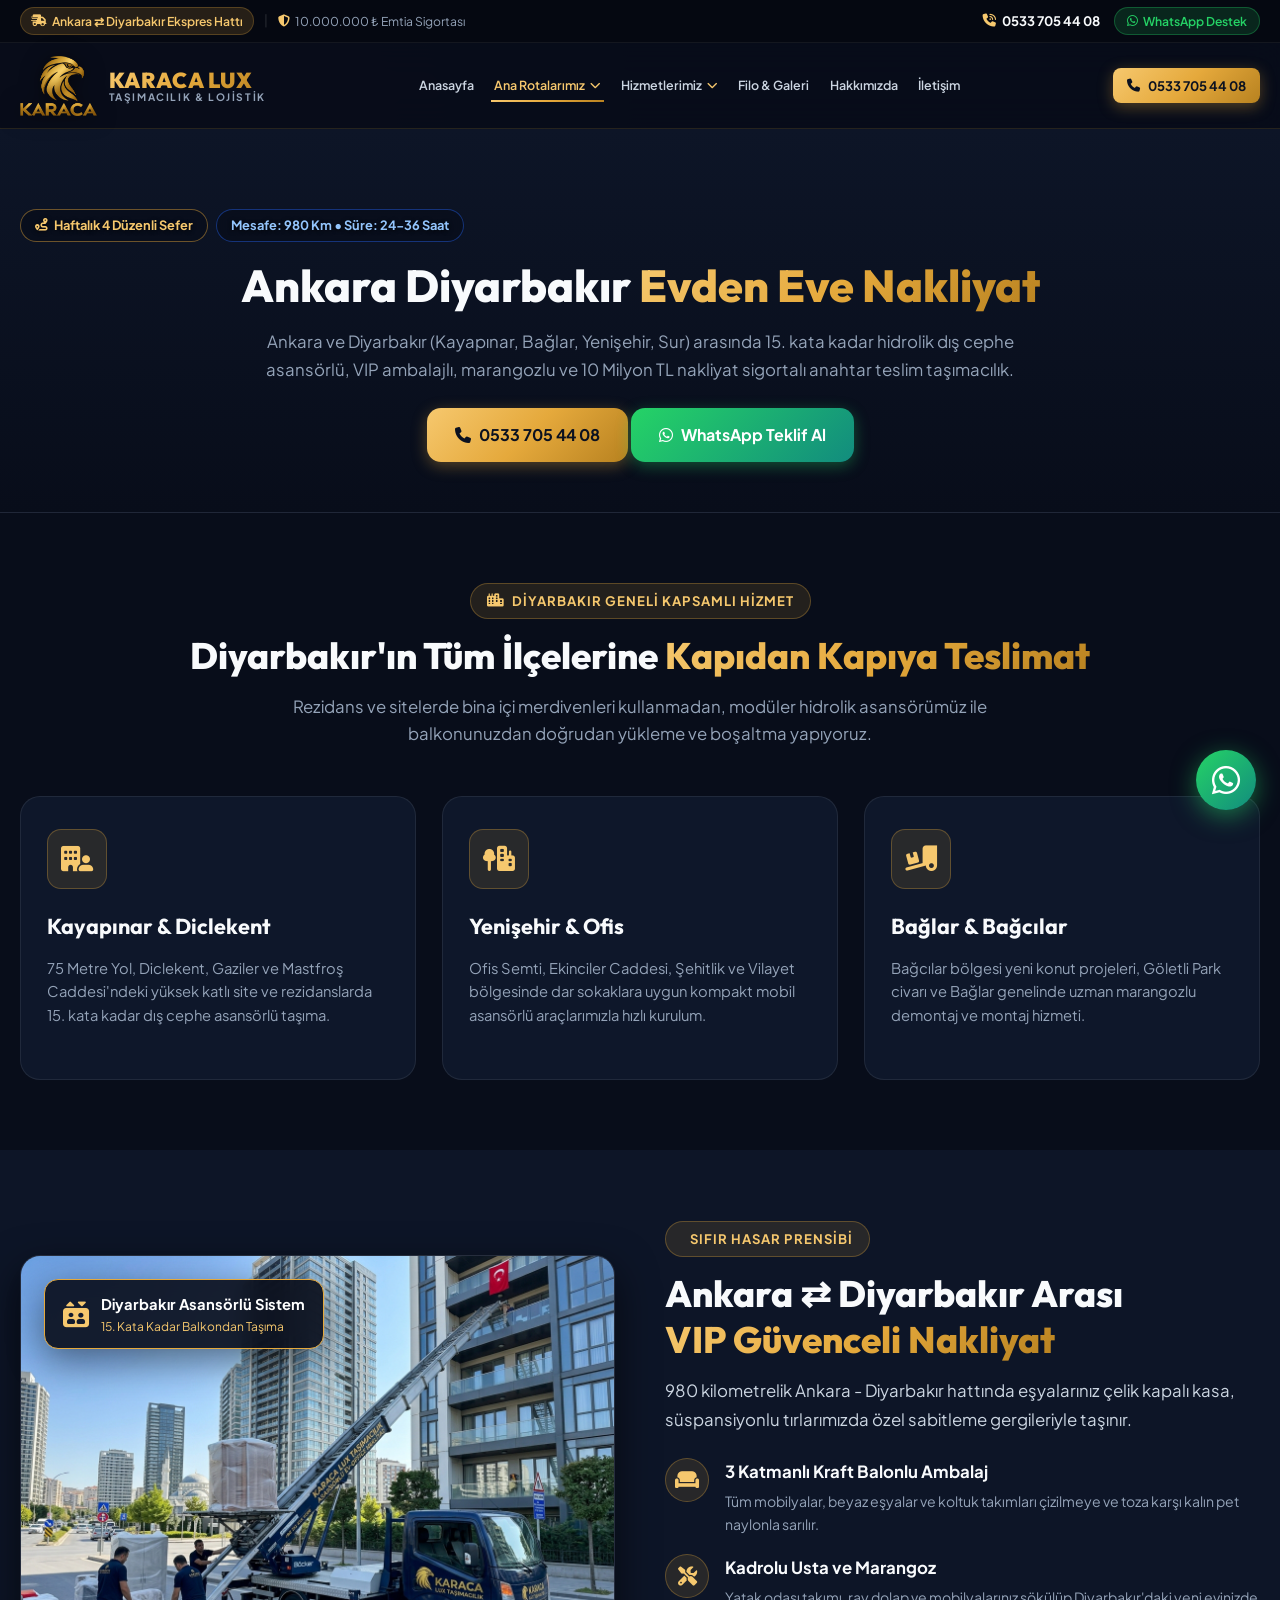
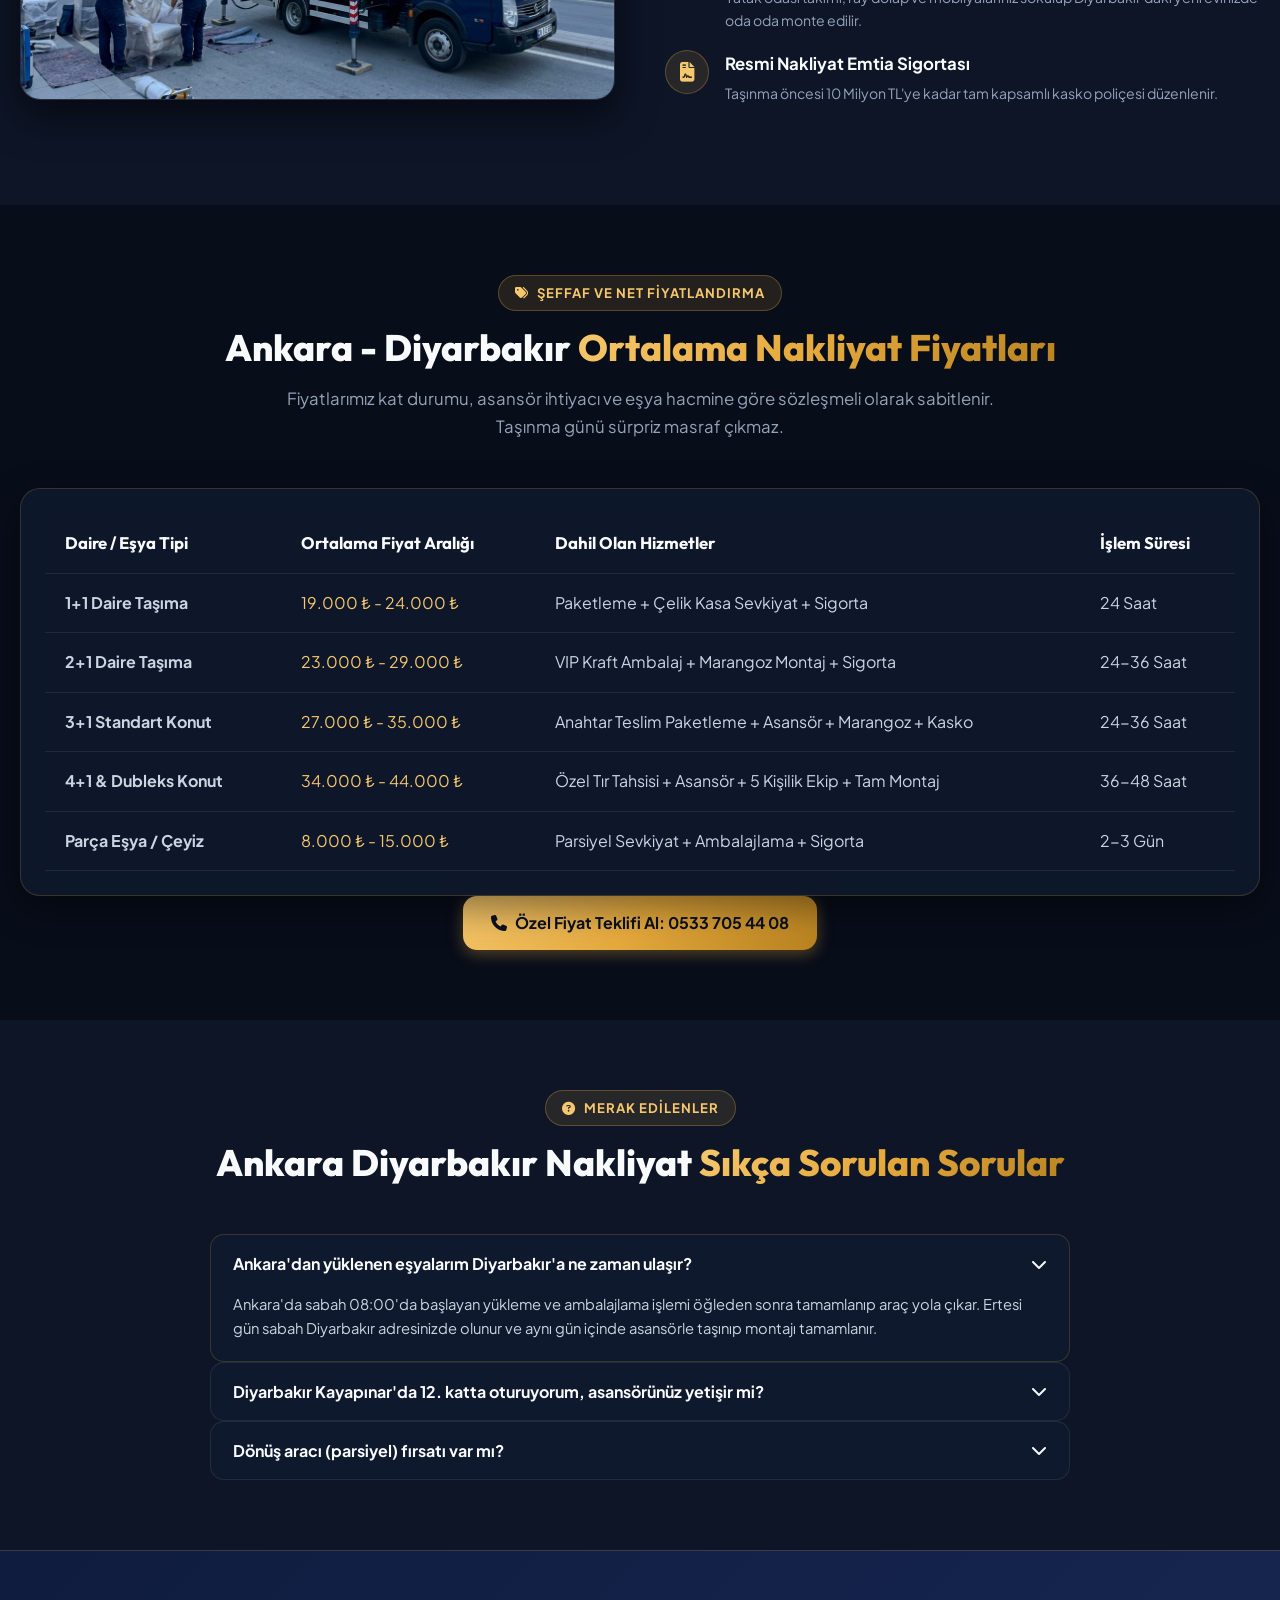
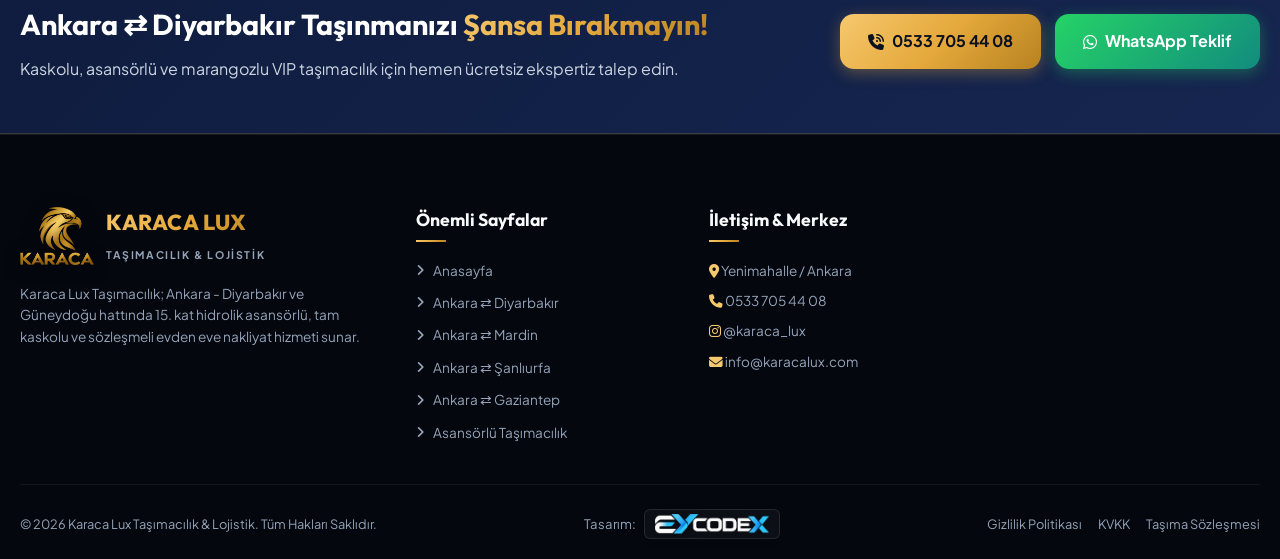
<file: ankara-diyarbakir-nakliyat.html>
<!DOCTYPE html>
<html lang="tr">
<head>
  <meta charset="UTF-8">
  <meta name="viewport" content="width=device-width, initial-scale=1.0">
  <title>Ankara Diyarbakır Evden Eve Nakliyat | Asansörlü & Kaskolu VIP Taşıma - Karaca Lux</title>
  <meta name="description" content="Ankara Diyarbakır evden eve nakliyat: Kayapınar, Bağlar, Yenişehir, Sur asansörlü taşıma, marangozlu mobilya montajı ve 10 Milyon TL tam kasko sigortalı nakliye. Sabit fiyat garantisi: 0533 705 44 08">
  <meta name="keywords" content="ankara diyarbakır evden eve nakliyat, ankara diyarbakır nakliye fiyatları, diyarbakır ankara ev taşıma, kayapınar asansörlü nakliyat, yenişehir nakliyat, diyarbakır parça eşya taşıma, karaca lux nakliyat">
  <meta name="robots" content="index, follow, max-snippet:-1, max-image-preview:large, max-video-preview:-1">
  <meta name="author" content="Karaca Lux Taşımacılık & Lojistik">
  <link rel="canonical" href="https://karacalux.com/ankara-diyarbakir-nakliyat.html">
  
  <!-- Geo-Targeting -->
  <meta name="geo.region" content="TR-21">
  <meta name="geo.placename" content="Diyarbakır, Kayapınar">
  <meta name="geo.position" content="37.9144;40.2306">
  <meta name="ICBM" content="37.9144, 40.2306">

  <!-- Open Graph -->
  <meta property="og:type" content="article">
  <meta property="og:locale" content="tr_TR">
  <meta property="og:site_name" content="Karaca Lux Taşımacılık">
  <meta property="og:title" content="Ankara Diyarbakır Evden Eve Nakliyat | Karaca Lux">
  <meta property="og:description" content="Ankara'dan Diyarbakır'a düzenli seferler, 15. kata kadar asansörlü sistem, VIP kraft ambalajlama ve anahtar teslim kurulum.">
  <meta property="og:url" content="https://karacalux.com/ankara-diyarbakir-nakliyat.html">
  <meta property="og:image" content="https://karacalux.com/images/hero.jpg">

  <!-- Twitter Card -->
  <meta name="twitter:card" content="summary_large_image">
  <meta name="twitter:title" content="Ankara Diyarbakır Evden Eve Nakliyat | Karaca Lux">
  <meta name="twitter:description" content="Ankara - Diyarbakır arası 24-36 saatte anahtar teslim asansörlü ve sigortalı taşımacılık.">
  <meta name="twitter:image" content="https://karacalux.com/images/hero.jpg">

  <meta name="theme-color" content="#080d1a">
  <link rel="icon" type="image/png" href="images/karacalogo.png">
  <link rel="apple-touch-icon" href="images/karacalogo.png">
  
  <!-- Fonts & Icons -->
  <link rel="preconnect" href="https://fonts.googleapis.com">
  <link rel="preconnect" href="https://fonts.gstatic.com" crossorigin>
  <link href="https://fonts.googleapis.com/css2?family=Outfit:wght@400;500;600;700;800;900&family=Plus+Jakarta+Sans:wght@300;400;500;600;700;800&display=swap" rel="stylesheet">
  <link rel="stylesheet" href="https://cdnjs.cloudflare.com/ajax/libs/font-awesome/6.5.1/css/all.min.css">
  <link rel="stylesheet" href="style.css?v=3.2">

  <!-- Structured Data: Service & FAQ -->
  <script type="application/ld+json">
  {
    "@context": "https://schema.org",
    "@type": "Service",
    "serviceType": "Ankara Diyarbakır Evden Eve Nakliyat",
    "provider": {
      "@type": "MovingCompany",
      "name": "Karaca Lux Taşımacılık & Lojistik",
      "telephone": "+905337054408",
      "url": "https://karacalux.com/",
      "image": "https://karacalux.com/images/hero.jpg",
      "priceRange": "₺₺"
    },
    "areaServed": [
      { "@type": "City", "name": "Ankara" },
      { "@type": "City", "name": "Diyarbakır" },
      { "@type": "AdministrativeArea", "name": "Kayapınar" },
      { "@type": "AdministrativeArea", "name": "Yenişehir" },
      { "@type": "AdministrativeArea", "name": "Bağlar" },
      { "@type": "AdministrativeArea", "name": "Sur" }
    ],
    "description": "Ankara ile Diyarbakır arasında haftalık düzenli seferlerle asansörlü, tam kaskolu ve marangozlu evden eve nakliyat hizmeti.",
    "offers": {
      "@type": "Offer",
      "priceCurrency": "TRY",
      "availability": "https://schema.org/InStock",
      "url": "https://karacalux.com/ankara-diyarbakir-nakliyat.html"
    }
  }
  </script>
</head>
<body>

  <!-- Top Contact Bar -->
  <header class="top-bar">
    <div class="container top-bar-inner">
      <div class="top-bar-left">
        <span class="route-badge"><i class="fa-solid fa-truck-fast"></i> Ankara ⇄ Diyarbakır Ekspres Hattı</span>
        <span class="top-divider">|</span>
        <span class="top-info"><i class="fa-solid fa-shield-halved text-gold"></i> 10.000.000 ₺ Emtia Sigortası</span>
      </div>
      <div class="top-bar-right">
        <a href="tel:+905337054408" class="top-link">
          <i class="fa-solid fa-phone-volume text-gold"></i> <strong>0533 705 44 08</strong>
        </a>
        <a href="https://wa.me/905337054408?text=Merhaba,%20Ankara-Diyarbak%C4%B1r%20nakliyat%20fiyat%C4%B1%20hakk%C4%B1nda%20bilgi%20almak%20istiyorum." target="_blank" class="top-whatsapp-btn">
          <i class="fa-brands fa-whatsapp"></i> WhatsApp Destek
        </a>
      </div>
    </div>
  </header>

  <!-- Navigation -->
  <nav class="main-nav" id="mainNavbar">
    <div class="container nav-inner">
      <a href="/" class="brand-logo">
        <img src="images/karacalogo.png" alt="Karaca Lux Taşımacılık Logo" class="logo-img">
        <div class="brand-text">
          <span class="brand-name">KARACA LUX</span>
          <span class="brand-sub">TAŞIMACILIK & LOJİSTİK</span>
        </div>
      </a>

      <div class="nav-menu" id="navMenu">
        <a href="/" class="nav-link">Anasayfa</a>

        <!-- Ana Rotalarımız Dropdown -->
        <div class="nav-dropdown">
          <a href="/#rotalar" class="nav-link active nav-dropdown-toggle">
            <span>Ana Rotalarımız</span>
            <i class="fa-solid fa-chevron-down"></i>
          </a>
          <div class="nav-dropdown-menu">
            <a href="ankara-diyarbakir-nakliyat.html" class="dropdown-item" style="color: var(--gold-light);">
              <i class="fa-solid fa-location-dot"></i> Ankara ⇄ Diyarbakır (Aktif)
            </a>
            <a href="ankara-mardin-nakliyat.html" class="dropdown-item">
              <i class="fa-solid fa-location-dot"></i> Ankara ⇄ Mardin
            </a>
            <a href="ankara-sanliurfa-nakliyat.html" class="dropdown-item">
              <i class="fa-solid fa-location-dot"></i> Ankara ⇄ Şanlıurfa
            </a>
            <a href="ankara-gaziantep-nakliyat.html" class="dropdown-item">
              <i class="fa-solid fa-location-dot"></i> Ankara ⇄ Gaziantep
            </a>
            <div class="dropdown-divider"></div>
            <a href="/#rotalar" class="dropdown-item">
              <i class="fa-solid fa-route"></i> Tüm Rotalar & İller
            </a>
          </div>
        </div>

        <!-- Hizmetlerimiz Dropdown -->
        <div class="nav-dropdown">
          <a href="/#hizmetler" class="nav-link nav-dropdown-toggle">
            <span>Hizmetlerimiz</span>
            <i class="fa-solid fa-chevron-down"></i>
          </a>
          <div class="nav-dropdown-menu">
            <a href="asansorlu-nakliyat.html" class="dropdown-item">
              <i class="fa-solid fa-elevator"></i> Asansörlü Taşımacılık
            </a>
            <a href="/#hizmetler" class="dropdown-item">
              <i class="fa-solid fa-truck-fast"></i> Şehirler Arası Nakliyat
            </a>
            <a href="/#asansorlu" class="dropdown-item">
              <i class="fa-solid fa-box-open"></i> VIP Kraft Paketleme
            </a>
          </div>
        </div>

        <a href="/#galeri" class="nav-link">Filo & Galeri</a>
        <a href="hakkimizda.html" class="nav-link">Hakkımızda</a>
        <a href="iletisim.html" class="nav-link">İletişim</a>
      </div>

      <div class="nav-actions">
        <a href="tel:+905337054408" class="btn btn-primary btn-sm btn-pulse">
          <i class="fa-solid fa-phone"></i> <span>0533 705 44 08</span>
        </a>
        <button class="mobile-toggle" id="mobileMenuBtn" aria-label="Menüyü Aç">
          <span></span><span></span><span></span>
        </button>
      </div>
    </div>
  </nav>

  <!-- Mobile Drawer -->
  <div class="mobile-drawer" id="mobileDrawer">
    <div class="drawer-header">
      <div class="brand-logo">
        <img src="images/karacalogo.png" alt="Karaca Lux Logo" class="logo-img" style="height: 48px;">
        <div class="brand-text">
          <span class="brand-name">KARACA LUX</span>
          <span class="brand-sub">TAŞIMACILIK & LOJİSTİK</span>
        </div>
      </div>
      <button class="drawer-close" id="drawerCloseBtn">&times;</button>
    </div>
    <div class="drawer-links">
      <a href="/" class="drawer-link">Anasayfa</a>

      <!-- Ana Rotalarımız in Drawer -->
      <div class="drawer-dropdown open">
        <button class="drawer-link drawer-dropdown-toggle" type="button">
          <span><i class="fa-solid fa-route text-gold"></i> Ana Rotalarımız</span>
          <i class="fa-solid fa-chevron-down"></i>
        </button>
        <div class="drawer-submenu">
          <a href="ankara-diyarbakir-nakliyat.html" class="drawer-sublink active">
            <i class="fa-solid fa-location-dot text-gold"></i> Ankara ⇄ Diyarbakır
          </a>
          <a href="ankara-mardin-nakliyat.html" class="drawer-sublink">
            <i class="fa-solid fa-location-dot text-gold"></i> Ankara ⇄ Mardin
          </a>
          <a href="ankara-sanliurfa-nakliyat.html" class="drawer-sublink">
            <i class="fa-solid fa-location-dot text-gold"></i> Ankara ⇄ Şanlıurfa
          </a>
          <a href="ankara-gaziantep-nakliyat.html" class="drawer-sublink">
            <i class="fa-solid fa-location-dot text-gold"></i> Ankara ⇄ Gaziantep
          </a>
          <a href="/#rotalar" class="drawer-sublink">
            <i class="fa-solid fa-map-location-dot text-gold"></i> Tüm Seferler
          </a>
        </div>
      </div>

      <!-- Hizmetlerimiz in Drawer -->
      <div class="drawer-dropdown">
        <button class="drawer-link drawer-dropdown-toggle" type="button">
          <span><i class="fa-solid fa-boxes-stacked text-gold"></i> Hizmetlerimiz</span>
          <i class="fa-solid fa-chevron-down"></i>
        </button>
        <div class="drawer-submenu">
          <a href="asansorlu-nakliyat.html" class="drawer-sublink">
            <i class="fa-solid fa-elevator text-gold"></i> Asansörlü Taşımacılık
          </a>
          <a href="/#hizmetler" class="drawer-sublink">
            <i class="fa-solid fa-truck-fast text-gold"></i> Şehirler Arası Nakliyat
          </a>
        </div>
      </div>

      <a href="/#galeri" class="drawer-link">Filo & Galeri</a>
      <a href="hakkimizda.html" class="drawer-link">Kurumsal / Hakkımızda</a>
      <a href="iletisim.html" class="drawer-link">İletişim Bilgileri</a>
    </div>
    <div class="drawer-footer">
      <a href="tel:+905337054408" class="btn btn-primary w-100 mb-2">
        <i class="fa-solid fa-phone"></i> Hemen Ara: 0533 705 44 08
      </a>
      <a href="https://wa.me/905337054408" target="_blank" class="btn btn-whatsapp w-100">
        <i class="fa-brands fa-whatsapp"></i> WhatsApp Danışma
      </a>
    </div>
  </div>
  <div class="drawer-overlay" id="drawerOverlay"></div>

  <!-- Page Hero Header -->
  <section class="page-header-section" style="padding: 80px 0 50px 0; background: linear-gradient(180deg, #0d1527 0%, #080d1a 100%); border-bottom: 1px solid var(--border-subtle);">
    <div class="container text-center">
      <div class="hero-tag-wrap justify-content-center mb-3">
        <span class="hero-tag"><i class="fa-solid fa-route text-gold"></i> Haftalık 4 Düzenli Sefer</span>
        <span class="hero-route-tag">Mesafe: 980 Km • Süre: 24-36 Saat</span>
      </div>
      <h1 class="section-title" style="font-size: clamp(2rem, 3.5vw, 2.9rem);">
        Ankara Diyarbakır <span class="gradient-text">Evden Eve Nakliyat</span>
      </h1>
      <p class="section-desc" style="max-width: 820px; margin: 0 auto 24px auto;">
        Ankara ve Diyarbakır (Kayapınar, Bağlar, Yenişehir, Sur) arasında 15. kata kadar hidrolik dış cephe asansörlü, VIP ambalajlı, marangozlu ve 10 Milyon TL nakliyat sigortalı anahtar teslim taşımacılık.
      </p>
      <div class="d-flex justify-content-center gap-3 flex-wrap">
        <a href="tel:+905337054408" class="btn btn-primary btn-lg"><i class="fa-solid fa-phone"></i> 0533 705 44 08</a>
        <a href="https://wa.me/905337054408?text=Merhaba,%20Ankara-Diyarbak%C4%B1r%20ta%C5%9F%C4%B1nma%20fiyat%C4%B1%20almak%20istiyorum." target="_blank" class="btn btn-whatsapp btn-lg"><i class="fa-brands fa-whatsapp"></i> WhatsApp Teklif Al</a>
      </div>
    </div>
  </section>

  <!-- Route Info & District Coverage -->
  <section class="districts-section" style="padding: 70px 0; background: var(--bg-primary);">
    <div class="container">
      <div class="section-header text-center">
        <span class="section-subtitle"><i class="fa-solid fa-city"></i> DİYARBAKIR GENELİ KAPSAMLI HİZMET</span>
        <h2 class="section-title">Diyarbakır'ın Tüm İlçelerine <span class="gradient-text">Kapıdan Kapıya Teslimat</span></h2>
        <p class="section-desc">Rezidans ve sitelerde bina içi merdivenleri kullanmadan, modüler hidrolik asansörümüz ile balkonunuzdan doğrudan yükleme ve boşaltma yapıyoruz.</p>
      </div>

      <div class="services-grid" style="margin-top: 40px;">
        <div class="service-card">
          <div class="service-icon-wrap"><i class="fa-solid fa-building-user"></i></div>
          <h3 class="service-title">Kayapınar & Diclekent</h3>
          <p class="service-desc">75 Metre Yol, Diclekent, Gaziler ve Mastfroş Caddesi'ndeki yüksek katlı site ve rezidanslarda 15. kata kadar dış cephe asansörlü taşıma.</p>
        </div>

        <div class="service-card">
          <div class="service-icon-wrap"><i class="fa-solid fa-tree-city"></i></div>
          <h3 class="service-title">Yenişehir & Ofis</h3>
          <p class="service-desc">Ofis Semti, Ekinciler Caddesi, Şehitlik ve Vilayet bölgesinde dar sokaklara uygun kompakt mobil asansörlü araçlarımızla hızlı kurulum.</p>
        </div>

        <div class="service-card">
          <div class="service-icon-wrap"><i class="fa-solid fa-truck-ramp-box"></i></div>
          <h3 class="service-title">Bağlar & Bağcılar</h3>
          <p class="service-desc">Bağcılar bölgesi yeni konut projeleri, Göletli Park civarı ve Bağlar genelinde uzman marangozlu demontaj ve montaj hizmeti.</p>
        </div>
      </div>
    </div>
  </section>

  <!-- Visual Showcase Row -->
  <section class="visual-showcase-section" style="padding: 70px 0; background: var(--bg-secondary);">
    <div class="container">
      <div class="showcase-grid">
        <div class="showcase-image-col">
          <div class="image-stack">
            <img src="images/asansor.jpg" alt="Karaca Lux Ankara Diyarbakır Asansörlü Nakliyat" class="showcase-main-img img-rounded">
            <div class="floating-badge-lift">
              <i class="fa-solid fa-elevator text-gold"></i>
              <div>
                <strong>Diyarbakır Asansörlü Sistem</strong>
                <span>15. Kata Kadar Balkondan Taşıma</span>
              </div>
            </div>
          </div>
        </div>
        <div class="showcase-text-col">
          <span class="section-subtitle"><i class="fa-solid fa-shield-check"></i> SIFIR HASAR PRENSİBİ</span>
          <h2 class="section-title">Ankara ⇄ Diyarbakır Arası <span class="gradient-text">VIP Güvenceli Nakliyat</span></h2>
          <p class="lead-text">980 kilometrelik Ankara - Diyarbakır hattında eşyalarınız çelik kapalı kasa, süspansiyonlu tırlarımızda özel sabitleme gergileriyle taşınır.</p>
          <div class="advantage-list">
            <div class="adv-item">
              <div class="adv-icon"><i class="fa-solid fa-couch"></i></div>
              <div class="adv-info">
                <h4>3 Katmanlı Kraft Balonlu Ambalaj</h4>
                <p>Tüm mobilyalar, beyaz eşyalar ve koltuk takımları çizilmeye ve toza karşı kalın pet naylonla sarılır.</p>
              </div>
            </div>
            <div class="adv-item">
              <div class="adv-icon"><i class="fa-solid fa-screwdriver-wrench"></i></div>
              <div class="adv-info">
                <h4>Kadrolu Usta ve Marangoz</h4>
                <p>Yatak odası takımı, ray dolap ve mobilyalarınız sökülüp Diyarbakır'daki yeni evinizde oda oda monte edilir.</p>
              </div>
            </div>
            <div class="adv-item">
              <div class="adv-icon"><i class="fa-solid fa-file-contract"></i></div>
              <div class="adv-info">
                <h4>Resmi Nakliyat Emtia Sigortası</h4>
                <p>Taşınma öncesi 10 Milyon TL'ye kadar tam kapsamlı kasko poliçesi düzenlenir.</p>
              </div>
            </div>
          </div>
        </div>
      </div>
    </div>
  </section>

  <!-- Route Price Estimate Table -->
  <section class="price-table-section" style="padding: 70px 0; background: var(--bg-primary);">
    <div class="container">
      <div class="section-header text-center">
        <span class="section-subtitle"><i class="fa-solid fa-tags"></i> ŞEFFAF VE NET FİYATLANDIRMA</span>
        <h2 class="section-title">Ankara - Diyarbakır <span class="gradient-text">Ortalama Nakliyat Fiyatları</span></h2>
        <p class="section-desc">Fiyatlarımız kat durumu, asansör ihtiyacı ve eşya hacmine göre sözleşmeli olarak sabitlenir. Taşınma günü sürpriz masraf çıkmaz.</p>
      </div>

      <!-- Desktop Table (Hidden on mobile <= 992px) -->
      <div class="comparison-table-wrapper glass-panel mt-4 desktop-only-table">
        <table class="comparison-table">
          <thead>
            <tr>
              <th>Daire / Eşya Tipi</th>
              <th>Ortalama Fiyat Aralığı</th>
              <th>Dahil Olan Hizmetler</th>
              <th>İşlem Süresi</th>
            </tr>
          </thead>
          <tbody>
            <tr>
              <td><strong>1+1 Daire Taşıma</strong></td>
              <td><span class="text-gold font-bold">19.000 ₺ - 24.000 ₺</span></td>
              <td>Paketleme + Çelik Kasa Sevkiyat + Sigorta</td>
              <td>24 Saat</td>
            </tr>
            <tr>
              <td><strong>2+1 Daire Taşıma</strong></td>
              <td><span class="text-gold font-bold">23.000 ₺ - 29.000 ₺</span></td>
              <td>VIP Kraft Ambalaj + Marangoz Montaj + Sigorta</td>
              <td>24-36 Saat</td>
            </tr>
            <tr>
              <td><strong>3+1 Standart Konut</strong></td>
              <td><span class="text-gold font-bold">27.000 ₺ - 35.000 ₺</span></td>
              <td>Anahtar Teslim Paketleme + Asansör + Marangoz + Kasko</td>
              <td>24-36 Saat</td>
            </tr>
            <tr>
              <td><strong>4+1 & Dubleks Konut</strong></td>
              <td><span class="text-gold font-bold">34.000 ₺ - 44.000 ₺</span></td>
              <td>Özel Tır Tahsisi + Asansör + 5 Kişilik Ekip + Tam Montaj</td>
              <td>36-48 Saat</td>
            </tr>
            <tr>
              <td><strong>Parça Eşya / Çeyiz</strong></td>
              <td><span class="text-gold font-bold">8.000 ₺ - 15.000 ₺</span></td>
              <td>Parsiyel Sevkiyat + Ambalajlama + Sigorta</td>
              <td>2-3 Gün</td>
            </tr>
          </tbody>
        </table>
      </div>

      <!-- Mobile Price Cards (Mobile <= 992px) -->
      <div class="route-price-cards-mobile mt-4">
        <div class="route-price-card">
          <div class="route-card-head">
            <span class="route-card-title">1+1 Daire Taşıma</span>
            <span class="route-card-price">19.000 ₺ - 24.000 ₺</span>
          </div>
          <p class="route-card-desc"><i class="fa-solid fa-box text-gold"></i> Paketleme + Çelik Kasa Sevkiyat + Sigorta</p>
          <div class="route-card-footer"><i class="fa-solid fa-clock text-gold"></i> Süre: 24 Saat</div>
        </div>

        <div class="route-price-card">
          <div class="route-card-head">
            <span class="route-card-title">2+1 Daire Taşıma</span>
            <span class="route-card-price">23.000 ₺ - 29.000 ₺</span>
          </div>
          <p class="route-card-desc"><i class="fa-solid fa-box text-gold"></i> VIP Kraft Ambalaj + Marangoz Montaj + Sigorta</p>
          <div class="route-card-footer"><i class="fa-solid fa-clock text-gold"></i> Süre: 24-36 Saat</div>
        </div>

        <div class="route-price-card">
          <div class="route-card-head">
            <span class="route-card-title">3+1 Standart Konut</span>
            <span class="route-card-price">27.000 ₺ - 35.000 ₺</span>
          </div>
          <p class="route-card-desc"><i class="fa-solid fa-box text-gold"></i> Anahtar Teslim Paketleme + Asansör + Marangoz + Kasko</p>
          <div class="route-card-footer"><i class="fa-solid fa-clock text-gold"></i> Süre: 24-36 Saat</div>
        </div>

        <div class="route-price-card">
          <div class="route-card-head">
            <span class="route-card-title">4+1 & Dubleks Konut</span>
            <span class="route-card-price">34.000 ₺ - 44.000 ₺</span>
          </div>
          <p class="route-card-desc"><i class="fa-solid fa-box text-gold"></i> Özel Tır Tahsisi + Asansör + 5 Kişilik Ekip + Tam Montaj</p>
          <div class="route-card-footer"><i class="fa-solid fa-clock text-gold"></i> Süre: 36-48 Saat</div>
        </div>

        <div class="route-price-card">
          <div class="route-card-head">
            <span class="route-card-title">Parça Eşya / Çeyiz</span>
            <span class="route-card-price">8.000 ₺ - 15.000 ₺</span>
          </div>
          <p class="route-card-desc"><i class="fa-solid fa-box text-gold"></i> Parsiyel Sevkiyat + Ambalajlama + Sigorta</p>
          <div class="route-card-footer"><i class="fa-solid fa-clock text-gold"></i> Süre: 2-3 Gün</div>
        </div>
      </div>

      <div class="text-center mt-4">
        <a href="tel:+905337054408" class="btn btn-primary btn-lg"><i class="fa-solid fa-phone"></i> Özel Fiyat Teklifi Al: 0533 705 44 08</a>
      </div>
    </div>
  </section>

  <!-- Route FAQ -->
  <section class="faq-section" style="padding: 70px 0; background: var(--bg-secondary);">
    <div class="container">
      <div class="section-header text-center">
        <span class="section-subtitle"><i class="fa-solid fa-circle-question"></i> MERAK EDİLENLER</span>
        <h2 class="section-title">Ankara Diyarbakır Nakliyat <span class="gradient-text">Sıkça Sorulan Sorular</span></h2>
      </div>

      <div class="faq-list" style="max-width: 860px; margin: 0 auto;">
        <div class="faq-item active">
          <button class="faq-question">
            <span>Ankara'dan yüklenen eşyalarım Diyarbakır'a ne zaman ulaşır?</span>
            <i class="fa-solid fa-chevron-down"></i>
          </button>
          <div class="faq-answer">
            <p>Ankara'da sabah 08:00'da başlayan yükleme ve ambalajlama işlemi öğleden sonra tamamlanıp araç yola çıkar. Ertesi gün sabah Diyarbakır adresinizde olunur ve aynı gün içinde asansörle taşınıp montajı tamamlanır.</p>
          </div>
        </div>

        <div class="faq-item">
          <button class="faq-question">
            <span>Diyarbakır Kayapınar'da 12. katta oturuyorum, asansörünüz yetişir mi?</span>
            <i class="fa-solid fa-chevron-down"></i>
          </button>
          <div class="faq-answer">
            <p>Evet. Filomuzdaki modern hidrolik mobil dış cephe asansörlerimiz 15. kata (45 metre yükseklik) kadar rahatlıkla ulaşmaktadır. Eşyalarınız bina içine girmeden doğrudan balkondan indirilir.</p>
          </div>
        </div>

        <div class="faq-item">
          <button class="faq-question">
            <span>Dönüş aracı (parsiyel) fırsatı var mı?</span>
            <i class="fa-solid fa-chevron-down"></i>
          </button>
          <div class="faq-answer">
            <p>Evet, Ankara ile Diyarbakır arasında haftalık 4 düzenli seferimiz bulunmaktadır. Diyarbakır'dan Ankara'ya dönüş yapacak araçlarımızda %30'a varan indirimli dönüş aracı fırsatlarından yararlanabilirsiniz.</p>
          </div>
        </div>
      </div>
    </div>
  </section>

  <!-- CTA Banner -->
  <section class="cta-banner-section">
    <div class="container">
      <div class="cta-banner-inner">
        <div class="cta-text">
          <h2>Ankara ⇄ Diyarbakır Taşınmanızı <span class="gradient-text">Şansa Bırakmayın!</span></h2>
          <p>Kaskolu, asansörlü ve marangozlu VIP taşımacılık için hemen ücretsiz ekspertiz talep edin.</p>
        </div>
        <div class="cta-buttons">
          <a href="tel:+905337054408" class="btn btn-primary btn-lg"><i class="fa-solid fa-phone-volume"></i> 0533 705 44 08</a>
          <a href="https://wa.me/905337054408?text=Merhaba,%20Ankara-Diyarbak%C4%B1r%20ta%C5%9F%C4%B1nma%20teklifi%20almak%20istiyorum." target="_blank" class="btn btn-whatsapp btn-lg"><i class="fa-brands fa-whatsapp"></i> WhatsApp Teklif</a>
        </div>
      </div>
    </div>
  </section>

  <!-- Footer -->
  <footer class="main-footer">
    <div class="container">
      <div class="footer-grid">
        <div class="footer-col brand-col">
          <div class="footer-logo">
            <img src="images/karacalogo.png" alt="Karaca Lux Logo" class="footer-logo-img">
            <div>
              <span class="f-brand-name">KARACA LUX</span>
              <span class="f-brand-sub">TAŞIMACILIK & LOJİSTİK</span>
            </div>
          </div>
          <p class="footer-about">Karaca Lux Taşımacılık; Ankara - Diyarbakır ve Güneydoğu hattında 15. kat hidrolik asansörlü, tam kaskolu ve sözleşmeli evden eve nakliyat hizmeti sunar.</p>
        </div>
        <div class="footer-col">
          <h4 class="footer-title">Önemli Sayfalar</h4>
          <ul class="footer-links">
            <li><a href="/"><i class="fa-solid fa-angle-right"></i> Anasayfa</a></li>
            <li><a href="ankara-diyarbakir-nakliyat.html"><i class="fa-solid fa-angle-right"></i> Ankara ⇄ Diyarbakır</a></li>
            <li><a href="ankara-mardin-nakliyat.html"><i class="fa-solid fa-angle-right"></i> Ankara ⇄ Mardin</a></li>
            <li><a href="ankara-sanliurfa-nakliyat.html"><i class="fa-solid fa-angle-right"></i> Ankara ⇄ Şanlıurfa</a></li>
            <li><a href="ankara-gaziantep-nakliyat.html"><i class="fa-solid fa-angle-right"></i> Ankara ⇄ Gaziantep</a></li>
            <li><a href="asansorlu-nakliyat.html"><i class="fa-solid fa-angle-right"></i> Asansörlü Taşımacılık</a></li>
          </ul>
        </div>
        <div class="footer-col">
          <h4 class="footer-title">İletişim & Merkez</h4>
          <div class="footer-contact-info">
            <p><i class="fa-solid fa-location-dot text-gold"></i> Yenimahalle / Ankara</p>
            <p><i class="fa-solid fa-phone text-gold"></i> 0533 705 44 08</p>
            <p><i class="fa-brands fa-instagram text-gold"></i> <a href="https://www.instagram.com/karaca_lux/" target="_blank" rel="noopener noreferrer" style="color: inherit;">@karaca_lux</a></p>
            <p><i class="fa-solid fa-envelope text-gold"></i> <a href="mailto:info@karacalux.com" style="color: inherit;">info@karacalux.com</a></p>
          </div>
        </div>
      </div>
      <div class="footer-bottom">
        <p>&copy; 2026 Karaca Lux Taşımacılık & Lojistik. Tüm Hakları Saklıdır.</p>
        <div class="footer-credit">
          <span>Tasarım:</span>
          <a href="https://www.eycodex.com" target="_blank" rel="noopener noreferrer" class="creator-link" title="EyCodeX Web Tasarım & Yazılım">
            <img src="images/eycodex.png" alt="EyCodeX" class="creator-logo-img">
          </a>
        </div>
        <div class="footer-bottom-links">
          <a href="gizlilik-politikasi.html">Gizlilik Politikası</a>
          <a href="kvkk-aydinlatma.html">KVKK</a>
          <a href="tasima-sozlesmesi.html">Taşıma Sözleşmesi</a>
        </div>
      </div>
    </div>
  </footer>

  <!-- Floating WhatsApp -->
  <a href="https://wa.me/905337054408?text=Merhaba,%20Ankara-Diyarbak%C4%B1r%20nakliyat%20fiyat%C4%B1%20hakk%C4%B1nda%20bilgi%20almak%20istiyorum." target="_blank" class="floating-wa-btn" aria-label="WhatsApp Canlı Danışma">
    <i class="fa-brands fa-whatsapp"></i>
    <span class="wa-tooltip">Diyarbakır Hattı Canlı Destek</span>
  </a>

  <!-- Mobile Sticky Bar -->
  <div class="mobile-sticky-bar">
    <a href="tel:+905337054408" class="mob-btn mob-call"><i class="fa-solid fa-phone"></i><span>Hemen Ara</span></a>
    <a href="https://wa.me/905337054408" target="_blank" class="mob-btn mob-wa"><i class="fa-brands fa-whatsapp"></i><span>WhatsApp</span></a>
    <a href="#fiyat-hesapla" class="mob-btn"><i class="fa-solid fa-calculator text-gold"></i><span>Fiyat Al</span></a>
  </div>

  <script src="script.js?v=3.2"></script>
</body>
</html>
</file>
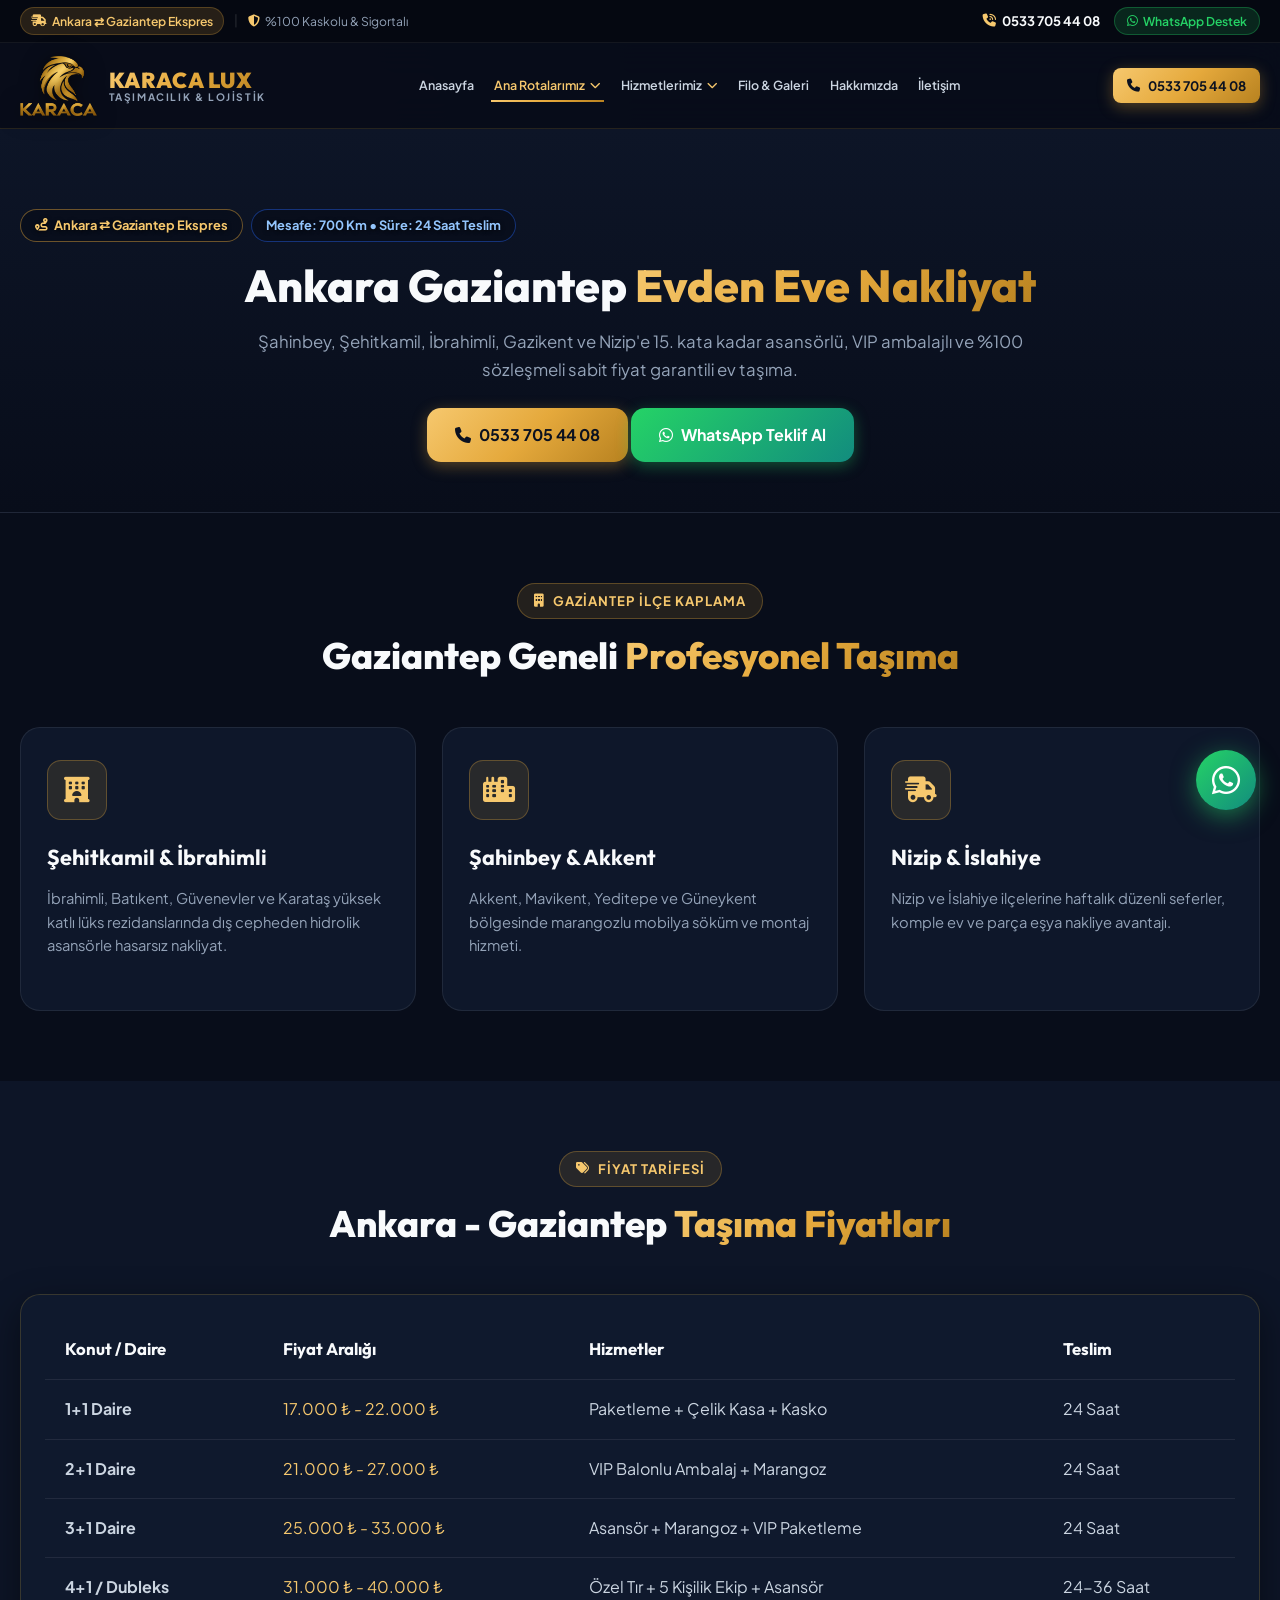
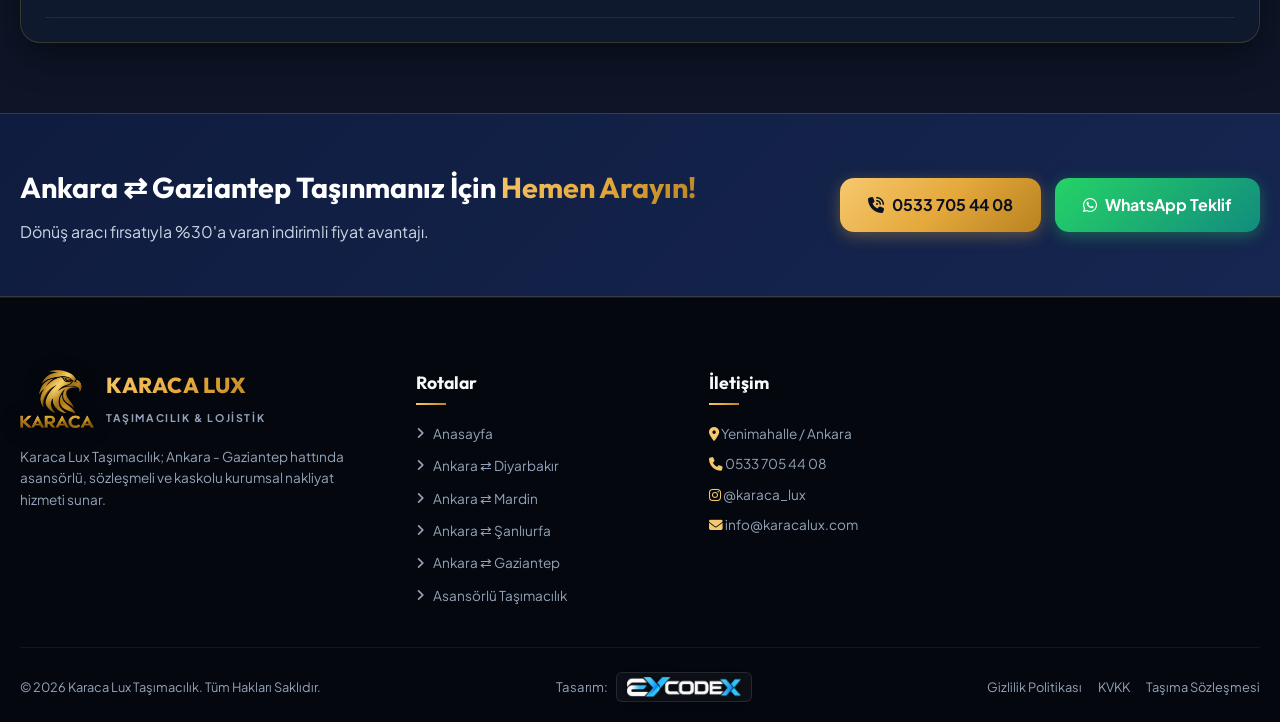
<file: ankara-gaziantep-nakliyat.html>
<!DOCTYPE html>
<html lang="tr">
<head>
  <meta charset="UTF-8">
  <meta name="viewport" content="width=device-width, initial-scale=1.0">
  <title>Ankara Gaziantep Evden Eve Nakliyat | Asansörlü VIP Taşıma - Karaca Lux</title>
  <meta name="description" content="Ankara Gaziantep evden eve nakliyat: Şahinbey, Şehitkamil, Nizip asansörlü taşıma, marangozlu mobilya montajı ve 10 Milyon TL nakliyat sigortası. Sabit fiyat: 0533 705 44 08">
  <meta name="keywords" content="ankara gaziantep evden eve nakliyat, ankara antep nakliyat, şahinbey asansörlü nakliyat, şehitkamil nakliyat, nizip ev taşıma, antep ankara nakliye, karaca lux">
  <meta name="robots" content="index, follow, max-snippet:-1, max-image-preview:large, max-video-preview:-1">
  <meta name="author" content="Karaca Lux Taşımacılık & Lojistik">
  <link rel="canonical" href="https://karacalux.com/ankara-gaziantep-nakliyat.html">
  
  <meta name="geo.region" content="TR-27">
  <meta name="geo.placename" content="Gaziantep, Şahinbey, Şehitkamil">
  <meta name="geo.position" content="37.0662;37.3833">
  <meta name="ICBM" content="37.0662, 37.3833">

  <meta property="og:type" content="article">
  <meta property="og:locale" content="tr_TR">
  <meta property="og:site_name" content="Karaca Lux Taşımacılık">
  <meta property="og:title" content="Ankara Gaziantep Evden Eve Nakliyat | Karaca Lux">
  <meta property="og:description" content="Ankara'dan Gaziantep'e 15. kata kadar asansörlü, tam kaskolu, anahtar teslim profesyonel nakliyat.">
  <meta property="og:url" content="https://karacalux.com/ankara-gaziantep-nakliyat.html">
  <meta property="og:image" content="https://karacalux.com/images/hero.jpg">

  <meta name="theme-color" content="#080d1a">
  <link rel="icon" type="image/png" href="images/karacalogo.png">
  <link rel="apple-touch-icon" href="images/karacalogo.png">
  
  <link rel="preconnect" href="https://fonts.googleapis.com">
  <link rel="preconnect" href="https://fonts.gstatic.com" crossorigin>
  <link href="https://fonts.googleapis.com/css2?family=Outfit:wght@400;500;600;700;800;900&family=Plus+Jakarta+Sans:wght@300;400;500;600;700;800&display=swap" rel="stylesheet">
  <link rel="stylesheet" href="https://cdnjs.cloudflare.com/ajax/libs/font-awesome/6.5.1/css/all.min.css">
  <link rel="stylesheet" href="style.css?v=3.2">

  <script type="application/ld+json">
  {
    "@context": "https://schema.org",
    "@type": "Service",
    "serviceType": "Ankara Gaziantep Evden Eve Nakliyat",
    "provider": {
      "@type": "MovingCompany",
      "name": "Karaca Lux Taşımacılık & Lojistik",
      "telephone": "+905337054408",
      "url": "https://karacalux.com/",
      "image": "https://karacalux.com/images/hero.jpg",
      "priceRange": "₺₺"
    },
    "areaServed": [
      { "@type": "City", "name": "Ankara" },
      { "@type": "City", "name": "Gaziantep" },
      { "@type": "AdministrativeArea", "name": "Şahinbey" },
      { "@type": "AdministrativeArea", "name": "Şehitkamil" },
      { "@type": "AdministrativeArea", "name": "Nizip" }
    ]
  }
  </script>
</head>
<body>

  <header class="top-bar">
    <div class="container top-bar-inner">
      <div class="top-bar-left">
        <span class="route-badge"><i class="fa-solid fa-truck-fast"></i> Ankara ⇄ Gaziantep Ekspres</span>
        <span class="top-divider">|</span>
        <span class="top-info"><i class="fa-solid fa-shield-halved text-gold"></i> %100 Kaskolu & Sigortalı</span>
      </div>
      <div class="top-bar-right">
        <a href="tel:+905337054408" class="top-link">
          <i class="fa-solid fa-phone-volume text-gold"></i> <strong>0533 705 44 08</strong>
        </a>
        <a href="https://wa.me/905337054408?text=Merhaba,%20Ankara-Antep%20nakliyat%20hakk%C4%B1nda%20bilgi%20almak%20istiyorum." target="_blank" class="top-whatsapp-btn">
          <i class="fa-brands fa-whatsapp"></i> WhatsApp Destek
        </a>
      </div>
    </div>
  </header>

  <nav class="main-nav" id="mainNavbar">
    <div class="container nav-inner">
      <a href="/" class="brand-logo">
        <img src="images/karacalogo.png" alt="Karaca Lux Logo" class="logo-img">
        <div class="brand-text">
          <span class="brand-name">KARACA LUX</span>
          <span class="brand-sub">TAŞIMACILIK & LOJİSTİK</span>
        </div>
      </a>

      <div class="nav-menu" id="navMenu">
        <a href="/" class="nav-link">Anasayfa</a>

        <!-- Ana Rotalarımız Dropdown -->
        <div class="nav-dropdown">
          <a href="/#rotalar" class="nav-link active nav-dropdown-toggle">
            <span>Ana Rotalarımız</span>
            <i class="fa-solid fa-chevron-down"></i>
          </a>
          <div class="nav-dropdown-menu">
            <a href="ankara-diyarbakir-nakliyat.html" class="dropdown-item">
              <i class="fa-solid fa-location-dot"></i> Ankara ⇄ Diyarbakır
            </a>
            <a href="ankara-mardin-nakliyat.html" class="dropdown-item">
              <i class="fa-solid fa-location-dot"></i> Ankara ⇄ Mardin
            </a>
            <a href="ankara-sanliurfa-nakliyat.html" class="dropdown-item">
              <i class="fa-solid fa-location-dot"></i> Ankara ⇄ Şanlıurfa
            </a>
            <a href="ankara-gaziantep-nakliyat.html" class="dropdown-item" style="color: var(--gold-light);">
              <i class="fa-solid fa-location-dot"></i> Ankara ⇄ Gaziantep (Aktif)
            </a>
            <div class="dropdown-divider"></div>
            <a href="/#rotalar" class="dropdown-item">
              <i class="fa-solid fa-route"></i> Tüm Rotalar & İller
            </a>
          </div>
        </div>

        <!-- Hizmetlerimiz Dropdown -->
        <div class="nav-dropdown">
          <a href="/#hizmetler" class="nav-link nav-dropdown-toggle">
            <span>Hizmetlerimiz</span>
            <i class="fa-solid fa-chevron-down"></i>
          </a>
          <div class="nav-dropdown-menu">
            <a href="asansorlu-nakliyat.html" class="dropdown-item">
              <i class="fa-solid fa-elevator"></i> Asansörlü Taşımacılık
            </a>
            <a href="/#hizmetler" class="dropdown-item">
              <i class="fa-solid fa-truck-fast"></i> Şehirler Arası Nakliyat
            </a>
            <a href="/#asansorlu" class="dropdown-item">
              <i class="fa-solid fa-box-open"></i> VIP Kraft Paketleme
            </a>
          </div>
        </div>

        <a href="/#galeri" class="nav-link">Filo & Galeri</a>
        <a href="hakkimizda.html" class="nav-link">Hakkımızda</a>
        <a href="iletisim.html" class="nav-link">İletişim</a>
      </div>

      <div class="nav-actions">
        <a href="tel:+905337054408" class="btn btn-primary btn-sm btn-pulse">
          <i class="fa-solid fa-phone"></i> <span>0533 705 44 08</span>
        </a>
        <button class="mobile-toggle" id="mobileMenuBtn" aria-label="Menüyü Aç">
          <span></span><span></span><span></span>
        </button>
      </div>
    </div>
  </nav>

  <div class="mobile-drawer" id="mobileDrawer">
    <div class="drawer-header">
      <div class="brand-logo">
        <img src="images/karacalogo.png" alt="Karaca Lux Logo" class="logo-img" style="height: 48px;">
        <div class="brand-text">
          <span class="brand-name">KARACA LUX</span>
          <span class="brand-sub">TAŞIMACILIK & LOJİSTİK</span>
        </div>
      </div>
      <button class="drawer-close" id="drawerCloseBtn">&times;</button>
    </div>
    <div class="drawer-links">
      <a href="/" class="drawer-link">Anasayfa</a>

      <!-- Ana Rotalarımız in Drawer -->
      <div class="drawer-dropdown open">
        <button class="drawer-link drawer-dropdown-toggle" type="button">
          <span><i class="fa-solid fa-route text-gold"></i> Ana Rotalarımız</span>
          <i class="fa-solid fa-chevron-down"></i>
        </button>
        <div class="drawer-submenu">
          <a href="ankara-diyarbakir-nakliyat.html" class="drawer-sublink">
            <i class="fa-solid fa-location-dot text-gold"></i> Ankara ⇄ Diyarbakır
          </a>
          <a href="ankara-mardin-nakliyat.html" class="drawer-sublink">
            <i class="fa-solid fa-location-dot text-gold"></i> Ankara ⇄ Mardin
          </a>
          <a href="ankara-sanliurfa-nakliyat.html" class="drawer-sublink">
            <i class="fa-solid fa-location-dot text-gold"></i> Ankara ⇄ Şanlıurfa
          </a>
          <a href="ankara-gaziantep-nakliyat.html" class="drawer-sublink active">
            <i class="fa-solid fa-location-dot text-gold"></i> Ankara ⇄ Gaziantep
          </a>
          <a href="/#rotalar" class="drawer-sublink">
            <i class="fa-solid fa-map-location-dot text-gold"></i> Tüm Seferler
          </a>
        </div>
      </div>

      <!-- Hizmetlerimiz in Drawer -->
      <div class="drawer-dropdown">
        <button class="drawer-link drawer-dropdown-toggle" type="button">
          <span><i class="fa-solid fa-boxes-stacked text-gold"></i> Hizmetlerimiz</span>
          <i class="fa-solid fa-chevron-down"></i>
        </button>
        <div class="drawer-submenu">
          <a href="asansorlu-nakliyat.html" class="drawer-sublink">
            <i class="fa-solid fa-elevator text-gold"></i> Asansörlü Taşımacılık
          </a>
          <a href="/#hizmetler" class="drawer-sublink">
            <i class="fa-solid fa-truck-fast text-gold"></i> Şehirler Arası Nakliyat
          </a>
        </div>
      </div>

      <a href="/#galeri" class="drawer-link">Filo & Galeri</a>
      <a href="hakkimizda.html" class="drawer-link">Kurumsal / Hakkımızda</a>
      <a href="iletisim.html" class="drawer-link">İletişim Bilgileri</a>
    </div>
    <div class="drawer-footer">
      <a href="tel:+905337054408" class="btn btn-primary w-100 mb-2">
        <i class="fa-solid fa-phone"></i> Hemen Ara: 0533 705 44 08
      </a>
      <a href="https://wa.me/905337054408" target="_blank" class="btn btn-whatsapp w-100">
        <i class="fa-brands fa-whatsapp"></i> WhatsApp Danışma
      </a>
    </div>
  </div>
  <div class="drawer-overlay" id="drawerOverlay"></div>

  <!-- Hero -->
  <section class="page-header-section" style="padding: 80px 0 50px 0; background: linear-gradient(180deg, #0d1527 0%, #080d1a 100%); border-bottom: 1px solid var(--border-subtle);">
    <div class="container text-center">
      <div class="hero-tag-wrap justify-content-center mb-3">
        <span class="hero-tag"><i class="fa-solid fa-route text-gold"></i> Ankara ⇄ Gaziantep Ekspres</span>
        <span class="hero-route-tag">Mesafe: 700 Km • Süre: 24 Saat Teslim</span>
      </div>
      <h1 class="section-title" style="font-size: clamp(2rem, 3.5vw, 2.9rem);">
        Ankara Gaziantep <span class="gradient-text">Evden Eve Nakliyat</span>
      </h1>
      <p class="section-desc" style="max-width: 820px; margin: 0 auto 24px auto;">
        Şahinbey, Şehitkamil, İbrahimli, Gazikent ve Nizip'e 15. kata kadar asansörlü, VIP ambalajlı ve %100 sözleşmeli sabit fiyat garantili ev taşıma.
      </p>
      <div class="d-flex justify-content-center gap-3 flex-wrap">
        <a href="tel:+905337054408" class="btn btn-primary btn-lg"><i class="fa-solid fa-phone"></i> 0533 705 44 08</a>
        <a href="https://wa.me/905337054408?text=Merhaba,%20Ankara-Antep%20teklifi%20almak%20istiyorum." target="_blank" class="btn btn-whatsapp btn-lg"><i class="fa-brands fa-whatsapp"></i> WhatsApp Teklif Al</a>
      </div>
    </div>
  </section>

  <!-- Districts Grid -->
  <section class="districts-section" style="padding: 70px 0; background: var(--bg-primary);">
    <div class="container">
      <div class="section-header text-center">
        <span class="section-subtitle"><i class="fa-solid fa-building"></i> GAZİANTEP İLÇE KAPLAMA</span>
        <h2 class="section-title">Gaziantep Geneli <span class="gradient-text">Profesyonel Taşıma</span></h2>
      </div>

      <div class="services-grid" style="margin-top: 40px;">
        <div class="service-card">
          <div class="service-icon-wrap"><i class="fa-solid fa-hotel"></i></div>
          <h3 class="service-title">Şehitkamil & İbrahimli</h3>
          <p class="service-desc">İbrahimli, Batıkent, Güvenevler ve Karataş yüksek katlı lüks rezidanslarında dış cepheden hidrolik asansörle hasarsız nakliyat.</p>
        </div>
        <div class="service-card">
          <div class="service-icon-wrap"><i class="fa-solid fa-city"></i></div>
          <h3 class="service-title">Şahinbey & Akkent</h3>
          <p class="service-desc">Akkent, Mavikent, Yeditepe ve Güneykent bölgesinde marangozlu mobilya söküm ve montaj hizmeti.</p>
        </div>
        <div class="service-card">
          <div class="service-icon-wrap"><i class="fa-solid fa-truck-fast"></i></div>
          <h3 class="service-title">Nizip & İslahiye</h3>
          <p class="service-desc">Nizip ve İslahiye ilçelerine haftalık düzenli seferler, komple ev ve parça eşya nakliye avantajı.</p>
        </div>
      </div>
    </div>
  </section>

  <!-- Price Table -->
  <section class="price-table-section" style="padding: 70px 0; background: var(--bg-secondary);">
    <div class="container">
      <div class="section-header text-center">
        <span class="section-subtitle"><i class="fa-solid fa-tags"></i> FİYAT TARİFESİ</span>
        <h2 class="section-title">Ankara - Gaziantep <span class="gradient-text">Taşıma Fiyatları</span></h2>
      </div>
      <!-- Desktop Table (Hidden on mobile <= 992px) -->
      <div class="comparison-table-wrapper glass-panel mt-4 desktop-only-table">
        <table class="comparison-table">
          <thead>
            <tr><th>Konut / Daire</th><th>Fiyat Aralığı</th><th>Hizmetler</th><th>Teslim</th></tr>
          </thead>
          <tbody>
            <tr><td><strong>1+1 Daire</strong></td><td><span class="text-gold font-bold">17.000 ₺ - 22.000 ₺</span></td><td>Paketleme + Çelik Kasa + Kasko</td><td>24 Saat</td></tr>
            <tr><td><strong>2+1 Daire</strong></td><td><span class="text-gold font-bold">21.000 ₺ - 27.000 ₺</span></td><td>VIP Balonlu Ambalaj + Marangoz</td><td>24 Saat</td></tr>
            <tr><td><strong>3+1 Daire</strong></td><td><span class="text-gold font-bold">25.000 ₺ - 33.000 ₺</span></td><td>Asansör + Marangoz + VIP Paketleme</td><td>24 Saat</td></tr>
            <tr><td><strong>4+1 / Dubleks</strong></td><td><span class="text-gold font-bold">31.000 ₺ - 40.000 ₺</span></td><td>Özel Tır + 5 Kişilik Ekip + Asansör</td><td>24-36 Saat</td></tr>
          </tbody>
        </table>
      </div>

      <!-- Mobile Price Cards (Mobile <= 992px) -->
      <div class="route-price-cards-mobile mt-4">
        <div class="route-price-card">
          <div class="route-card-head">
            <span class="route-card-title">1+1 Daire</span>
            <span class="route-card-price">17.000 ₺ - 22.000 ₺</span>
          </div>
          <p class="route-card-desc"><i class="fa-solid fa-box text-gold"></i> Paketleme + Çelik Kasa + Kasko</p>
          <div class="route-card-footer"><i class="fa-solid fa-clock text-gold"></i> Teslimat: 24 Saat</div>
        </div>

        <div class="route-price-card">
          <div class="route-card-head">
            <span class="route-card-title">2+1 Daire</span>
            <span class="route-card-price">21.000 ₺ - 27.000 ₺</span>
          </div>
          <p class="route-card-desc"><i class="fa-solid fa-box text-gold"></i> VIP Balonlu Ambalaj + Marangoz</p>
          <div class="route-card-footer"><i class="fa-solid fa-clock text-gold"></i> Teslimat: 24 Saat</div>
        </div>

        <div class="route-price-card">
          <div class="route-card-head">
            <span class="route-card-title">3+1 Daire</span>
            <span class="route-card-price">25.000 ₺ - 33.000 ₺</span>
          </div>
          <p class="route-card-desc"><i class="fa-solid fa-box text-gold"></i> Asansör + Marangoz + VIP Paketleme</p>
          <div class="route-card-footer"><i class="fa-solid fa-clock text-gold"></i> Teslimat: 24 Saat</div>
        </div>

        <div class="route-price-card">
          <div class="route-card-head">
            <span class="route-card-title">4+1 / Dubleks</span>
            <span class="route-card-price">31.000 ₺ - 40.000 ₺</span>
          </div>
          <p class="route-card-desc"><i class="fa-solid fa-box text-gold"></i> Özel Tır + 5 Kişilik Ekip + Asansör</p>
          <div class="route-card-footer"><i class="fa-solid fa-clock text-gold"></i> Teslimat: 24-36 Saat</div>
        </div>
      </div>
    </div>
  </section>

  <!-- CTA Banner -->
  <section class="cta-banner-section">
    <div class="container">
      <div class="cta-banner-inner">
        <div class="cta-text">
          <h2>Ankara ⇄ Gaziantep Taşınmanız İçin <span class="gradient-text">Hemen Arayın!</span></h2>
          <p>Dönüş aracı fırsatıyla %30'a varan indirimli fiyat avantajı.</p>
        </div>
        <div class="cta-buttons">
          <a href="tel:+905337054408" class="btn btn-primary btn-lg"><i class="fa-solid fa-phone-volume"></i> 0533 705 44 08</a>
          <a href="https://wa.me/905337054408?text=Merhaba,%20Ankara-Antep%20fiyat%C4%B1%20almak%20istiyorum." target="_blank" class="btn btn-whatsapp btn-lg"><i class="fa-brands fa-whatsapp"></i> WhatsApp Teklif</a>
        </div>
      </div>
    </div>
  </section>

  <!-- Footer -->
  <footer class="main-footer">
    <div class="container">
      <div class="footer-grid">
        <div class="footer-col brand-col">
          <div class="footer-logo">
            <img src="images/karacalogo.png" alt="Karaca Lux Logo" class="footer-logo-img">
            <div><span class="f-brand-name">KARACA LUX</span><span class="f-brand-sub">TAŞIMACILIK & LOJİSTİK</span></div>
          </div>
          <p class="footer-about">Karaca Lux Taşımacılık; Ankara - Gaziantep hattında asansörlü, sözleşmeli ve kaskolu kurumsal nakliyat hizmeti sunar.</p>
        </div>
        <div class="footer-col">
          <h4 class="footer-title">Rotalar</h4>
          <ul class="footer-links">
            <li><a href="/"><i class="fa-solid fa-angle-right"></i> Anasayfa</a></li>
            <li><a href="ankara-diyarbakir-nakliyat.html"><i class="fa-solid fa-angle-right"></i> Ankara ⇄ Diyarbakır</a></li>
            <li><a href="ankara-mardin-nakliyat.html"><i class="fa-solid fa-angle-right"></i> Ankara ⇄ Mardin</a></li>
            <li><a href="ankara-sanliurfa-nakliyat.html"><i class="fa-solid fa-angle-right"></i> Ankara ⇄ Şanlıurfa</a></li>
            <li><a href="ankara-gaziantep-nakliyat.html"><i class="fa-solid fa-angle-right"></i> Ankara ⇄ Gaziantep</a></li>
            <li><a href="asansorlu-nakliyat.html"><i class="fa-solid fa-angle-right"></i> Asansörlü Taşımacılık</a></li>
          </ul>
        </div>
        <div class="footer-col">
          <h4 class="footer-title">İletişim</h4>
          <div class="footer-contact-info">
            <p><i class="fa-solid fa-location-dot text-gold"></i> Yenimahalle / Ankara</p>
            <p><i class="fa-solid fa-phone text-gold"></i> 0533 705 44 08</p>
            <p><i class="fa-brands fa-instagram text-gold"></i> <a href="https://www.instagram.com/karaca_lux/" target="_blank" rel="noopener noreferrer" style="color: inherit;">@karaca_lux</a></p>
            <p><i class="fa-solid fa-envelope text-gold"></i> <a href="mailto:info@karacalux.com" style="color: inherit;">info@karacalux.com</a></p>
          </div>
        </div>
      </div>
      <div class="footer-bottom">
        <p>&copy; 2026 Karaca Lux Taşımacılık. Tüm Hakları Saklıdır.</p>
        <div class="footer-credit">
          <span>Tasarım:</span>
          <a href="https://www.eycodex.com" target="_blank" rel="noopener noreferrer" class="creator-link" title="EyCodeX Web Tasarım & Yazılım">
            <img src="images/eycodex.png" alt="EyCodeX" class="creator-logo-img">
          </a>
        </div>
        <div class="footer-bottom-links">
          <a href="gizlilik-politikasi.html">Gizlilik Politikası</a>
          <a href="kvkk-aydinlatma.html">KVKK</a>
          <a href="tasima-sozlesmesi.html">Taşıma Sözleşmesi</a>
        </div>
      </div>
    </div>
  </footer>

  <a href="https://wa.me/905337054408?text=Merhaba,%20Ankara-Antep%20hakk%C4%B1nda%20bilgi%20almak%20istiyorum." target="_blank" class="floating-wa-btn">
    <i class="fa-brands fa-whatsapp"></i>
    <span class="wa-tooltip">Antep Hattı Destek</span>
  </a>
  <div class="mobile-sticky-bar">
    <a href="tel:+905337054408" class="mob-btn mob-call"><i class="fa-solid fa-phone"></i><span>Hemen Ara</span></a>
    <a href="https://wa.me/905337054408" target="_blank" class="mob-btn mob-wa"><i class="fa-brands fa-whatsapp"></i><span>WhatsApp</span></a>
    <a href="#fiyat-hesapla" class="mob-btn"><i class="fa-solid fa-calculator text-gold"></i><span>Fiyat Al</span></a>
  </div>
  <script src="script.js?v=3.2"></script>
</body>
</html>
</file>
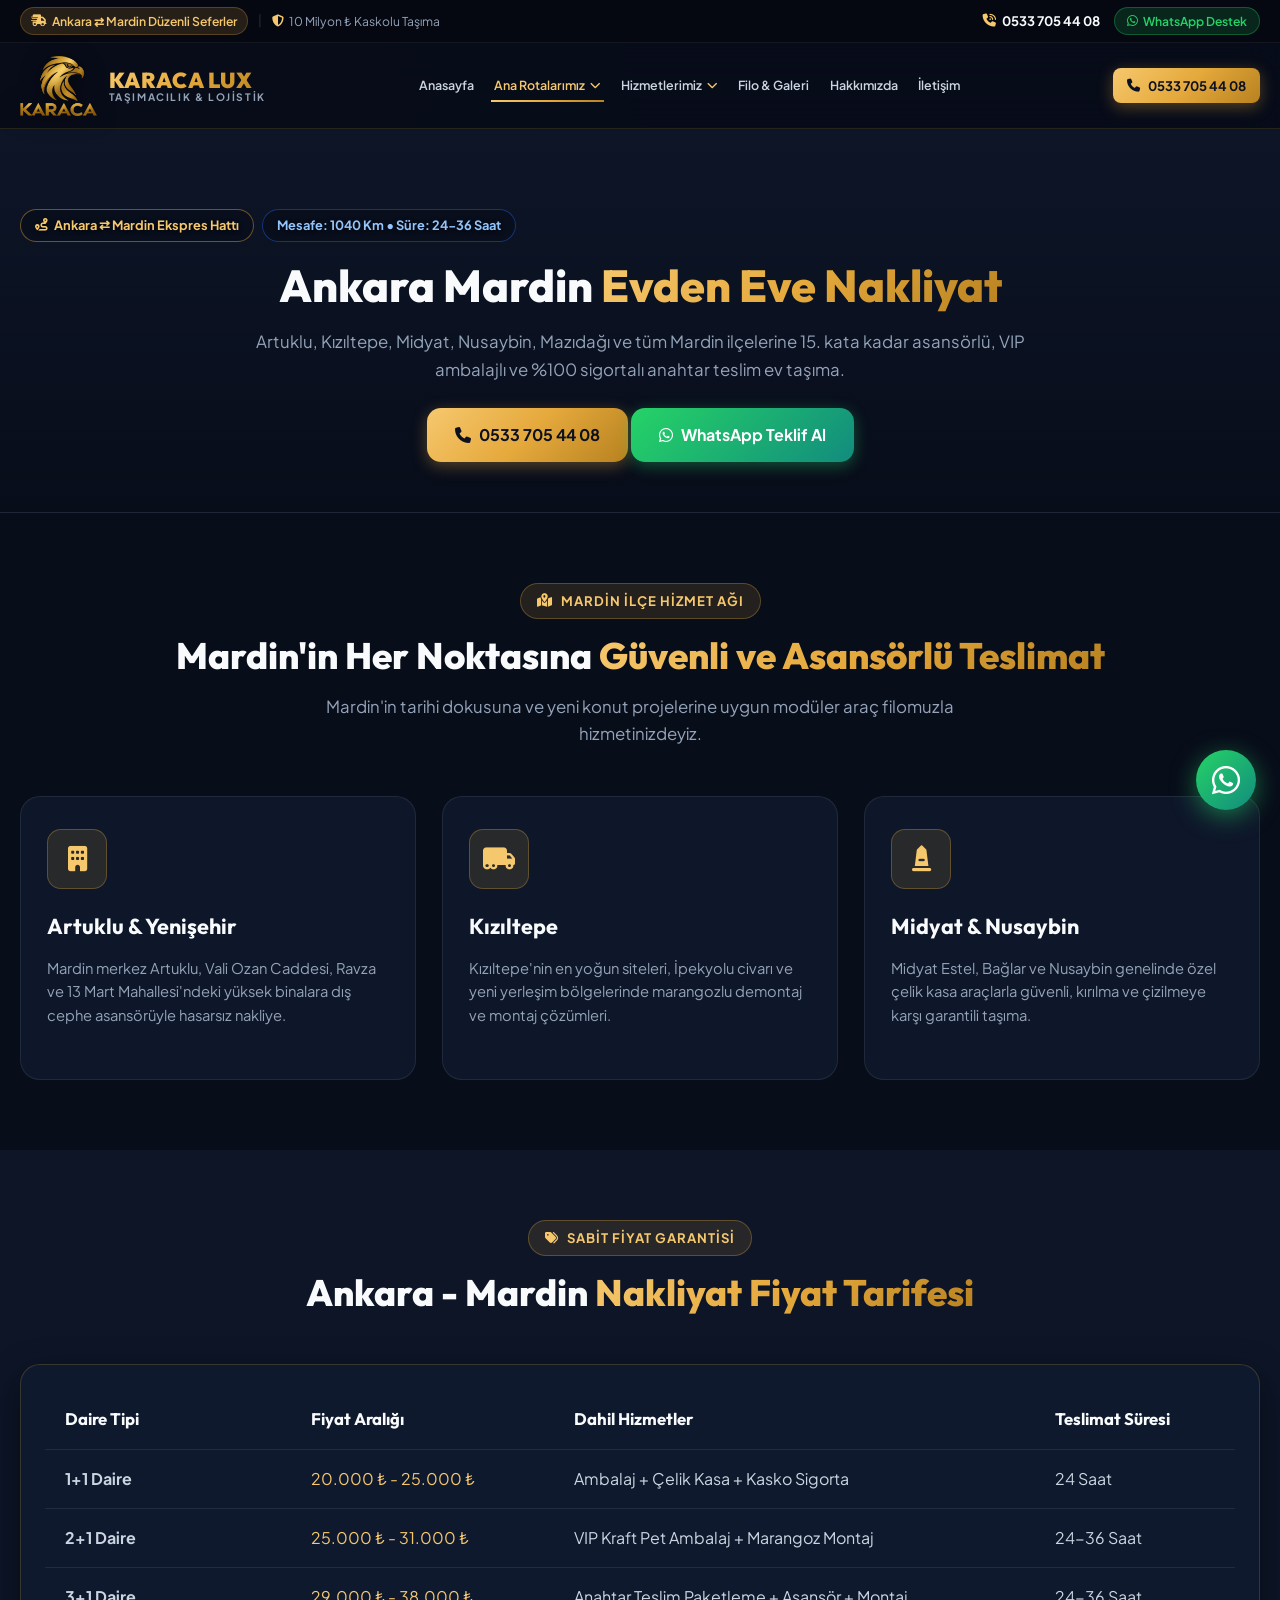
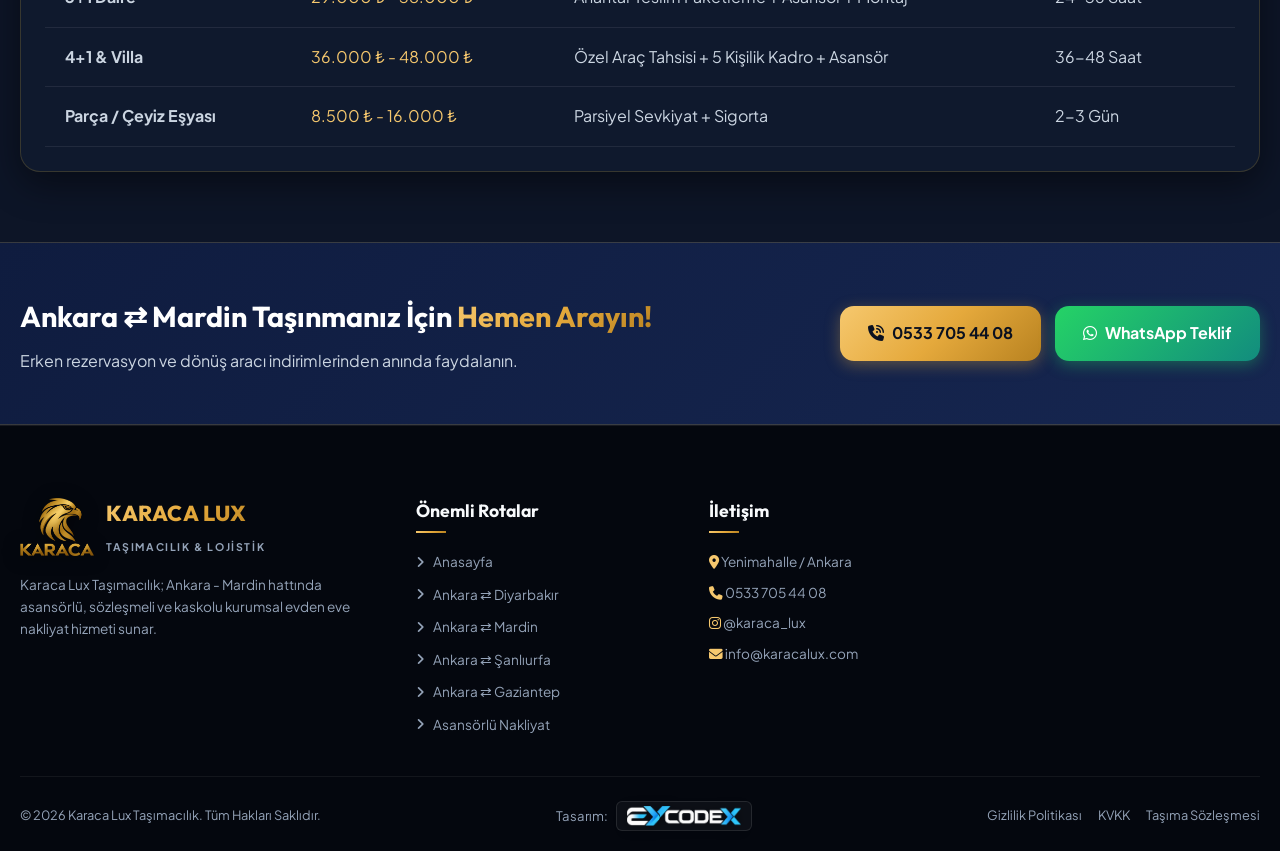
<file: ankara-mardin-nakliyat.html>
<!DOCTYPE html>
<html lang="tr">
<head>
  <meta charset="UTF-8">
  <meta name="viewport" content="width=device-width, initial-scale=1.0">
  <title>Ankara Mardin Evden Eve Nakliyat | Asansörlü & Sigortalı VIP Taşıma - Karaca Lux</title>
  <meta name="description" content="Ankara Mardin evden eve nakliyat: Artuklu, Kızıltepe, Midyat, Nusaybin asansörlü taşıma, marangozlu mobilya montajı ve 10 Milyon TL nakliyat sigortası. Hemen sabit fiyat teklifi alın: 0533 705 44 08">
  <meta name="keywords" content="ankara mardin evden eve nakliyat, ankara mardin nakliye firmaları, mardin ankara ev taşıma, kızıltepe nakliyat, midyat asansörlü nakliyat, artuklu evden eve, nusaybin nakliyat, karaca lux">
  <meta name="robots" content="index, follow, max-snippet:-1, max-image-preview:large, max-video-preview:-1">
  <meta name="author" content="Karaca Lux Taşımacılık & Lojistik">
  <link rel="canonical" href="https://karacalux.com/ankara-mardin-nakliyat.html">
  
  <!-- Geo-Targeting -->
  <meta name="geo.region" content="TR-47">
  <meta name="geo.placename" content="Mardin, Artuklu, Kızıltepe">
  <meta name="geo.position" content="37.3129;40.7350">
  <meta name="ICBM" content="37.3129, 40.7350">

  <!-- Open Graph -->
  <meta property="og:type" content="article">
  <meta property="og:locale" content="tr_TR">
  <meta property="og:site_name" content="Karaca Lux Taşımacılık">
  <meta property="og:title" content="Ankara Mardin Evden Eve Nakliyat | Karaca Lux">
  <meta property="og:description" content="Ankara'dan Mardin, Artuklu, Kızıltepe ve Midyat'a asansörlü, tam kaskolu, anahtar teslim profesyonel nakliyat.">
  <meta property="og:url" content="https://karacalux.com/ankara-mardin-nakliyat.html">
  <meta property="og:image" content="https://karacalux.com/images/hero.jpg">

  <meta name="theme-color" content="#080d1a">
  <link rel="icon" type="image/png" href="images/karacalogo.png">
  <link rel="apple-touch-icon" href="images/karacalogo.png">
  
  <!-- Fonts & Icons -->
  <link rel="preconnect" href="https://fonts.googleapis.com">
  <link rel="preconnect" href="https://fonts.gstatic.com" crossorigin>
  <link href="https://fonts.googleapis.com/css2?family=Outfit:wght@400;500;600;700;800;900&family=Plus+Jakarta+Sans:wght@300;400;500;600;700;800&display=swap" rel="stylesheet">
  <link rel="stylesheet" href="https://cdnjs.cloudflare.com/ajax/libs/font-awesome/6.5.1/css/all.min.css">
  <link rel="stylesheet" href="style.css?v=3.2">

  <!-- Structured Data -->
  <script type="application/ld+json">
  {
    "@context": "https://schema.org",
    "@type": "Service",
    "serviceType": "Ankara Mardin Evden Eve Nakliyat",
    "provider": {
      "@type": "MovingCompany",
      "name": "Karaca Lux Taşımacılık & Lojistik",
      "telephone": "+905337054408",
      "url": "https://karacalux.com/",
      "image": "https://karacalux.com/images/hero.jpg",
      "priceRange": "₺₺"
    },
    "areaServed": [
      { "@type": "City", "name": "Ankara" },
      { "@type": "City", "name": "Mardin" },
      { "@type": "AdministrativeArea", "name": "Artuklu" },
      { "@type": "AdministrativeArea", "name": "Kızıltepe" },
      { "@type": "AdministrativeArea", "name": "Midyat" },
      { "@type": "AdministrativeArea", "name": "Nusaybin" }
    ],
    "description": "Ankara ile Mardin arasında asansörlü, %100 sigortalı ve marangozlu evden eve taşımacılık hizmeti.",
    "offers": {
      "@type": "Offer",
      "priceCurrency": "TRY",
      "availability": "https://schema.org/InStock",
      "url": "https://karacalux.com/ankara-mardin-nakliyat.html"
    }
  }
  </script>
</head>
<body>

  <!-- Top Contact Bar -->
  <header class="top-bar">
    <div class="container top-bar-inner">
      <div class="top-bar-left">
        <span class="route-badge"><i class="fa-solid fa-truck-fast"></i> Ankara ⇄ Mardin Düzenli Seferler</span>
        <span class="top-divider">|</span>
        <span class="top-info"><i class="fa-solid fa-shield-halved text-gold"></i> 10 Milyon ₺ Kaskolu Taşıma</span>
      </div>
      <div class="top-bar-right">
        <a href="tel:+905337054408" class="top-link">
          <i class="fa-solid fa-phone-volume text-gold"></i> <strong>0533 705 44 08</strong>
        </a>
        <a href="https://wa.me/905337054408?text=Merhaba,%20Ankara-Mardin%20nakliyat%20hakk%C4%B1nda%20bilgi%20almak%20istiyorum." target="_blank" class="top-whatsapp-btn">
          <i class="fa-brands fa-whatsapp"></i> WhatsApp Destek
        </a>
      </div>
    </div>
  </header>

  <!-- Navigation -->
  <nav class="main-nav" id="mainNavbar">
    <div class="container nav-inner">
      <a href="/" class="brand-logo">
        <img src="images/karacalogo.png" alt="Karaca Lux Logo" class="logo-img">
        <div class="brand-text">
          <span class="brand-name">KARACA LUX</span>
          <span class="brand-sub">TAŞIMACILIK & LOJİSTİK</span>
        </div>
      </a>

      <div class="nav-menu" id="navMenu">
        <a href="/" class="nav-link">Anasayfa</a>

        <!-- Ana Rotalarımız Dropdown -->
        <div class="nav-dropdown">
          <a href="/#rotalar" class="nav-link active nav-dropdown-toggle">
            <span>Ana Rotalarımız</span>
            <i class="fa-solid fa-chevron-down"></i>
          </a>
          <div class="nav-dropdown-menu">
            <a href="ankara-diyarbakir-nakliyat.html" class="dropdown-item">
              <i class="fa-solid fa-location-dot"></i> Ankara ⇄ Diyarbakır
            </a>
            <a href="ankara-mardin-nakliyat.html" class="dropdown-item" style="color: var(--gold-light);">
              <i class="fa-solid fa-location-dot"></i> Ankara ⇄ Mardin (Aktif)
            </a>
            <a href="ankara-sanliurfa-nakliyat.html" class="dropdown-item">
              <i class="fa-solid fa-location-dot"></i> Ankara ⇄ Şanlıurfa
            </a>
            <a href="ankara-gaziantep-nakliyat.html" class="dropdown-item">
              <i class="fa-solid fa-location-dot"></i> Ankara ⇄ Gaziantep
            </a>
            <div class="dropdown-divider"></div>
            <a href="/#rotalar" class="dropdown-item">
              <i class="fa-solid fa-route"></i> Tüm Rotalar & İller
            </a>
          </div>
        </div>

        <!-- Hizmetlerimiz Dropdown -->
        <div class="nav-dropdown">
          <a href="/#hizmetler" class="nav-link nav-dropdown-toggle">
            <span>Hizmetlerimiz</span>
            <i class="fa-solid fa-chevron-down"></i>
          </a>
          <div class="nav-dropdown-menu">
            <a href="asansorlu-nakliyat.html" class="dropdown-item">
              <i class="fa-solid fa-elevator"></i> Asansörlü Taşımacılık
            </a>
            <a href="/#hizmetler" class="dropdown-item">
              <i class="fa-solid fa-truck-fast"></i> Şehirler Arası Nakliyat
            </a>
            <a href="/#asansorlu" class="dropdown-item">
              <i class="fa-solid fa-box-open"></i> VIP Kraft Paketleme
            </a>
          </div>
        </div>

        <a href="/#galeri" class="nav-link">Filo & Galeri</a>
        <a href="hakkimizda.html" class="nav-link">Hakkımızda</a>
        <a href="iletisim.html" class="nav-link">İletişim</a>
      </div>

      <div class="nav-actions">
        <a href="tel:+905337054408" class="btn btn-primary btn-sm btn-pulse">
          <i class="fa-solid fa-phone"></i> <span>0533 705 44 08</span>
        </a>
        <button class="mobile-toggle" id="mobileMenuBtn" aria-label="Menüyü Aç">
          <span></span><span></span><span></span>
        </button>
      </div>
    </div>
  </nav>

  <!-- Mobile Drawer -->
  <div class="mobile-drawer" id="mobileDrawer">
    <div class="drawer-header">
      <div class="brand-logo">
        <img src="images/karacalogo.png" alt="Karaca Lux Logo" class="logo-img" style="height: 48px;">
        <div class="brand-text">
          <span class="brand-name">KARACA LUX</span>
          <span class="brand-sub">TAŞIMACILIK & LOJİSTİK</span>
        </div>
      </div>
      <button class="drawer-close" id="drawerCloseBtn">&times;</button>
    </div>
    <div class="drawer-links">
      <a href="/" class="drawer-link">Anasayfa</a>

      <!-- Ana Rotalarımız in Drawer -->
      <div class="drawer-dropdown open">
        <button class="drawer-link drawer-dropdown-toggle" type="button">
          <span><i class="fa-solid fa-route text-gold"></i> Ana Rotalarımız</span>
          <i class="fa-solid fa-chevron-down"></i>
        </button>
        <div class="drawer-submenu">
          <a href="ankara-diyarbakir-nakliyat.html" class="drawer-sublink">
            <i class="fa-solid fa-location-dot text-gold"></i> Ankara ⇄ Diyarbakır
          </a>
          <a href="ankara-mardin-nakliyat.html" class="drawer-sublink active">
            <i class="fa-solid fa-location-dot text-gold"></i> Ankara ⇄ Mardin
          </a>
          <a href="ankara-sanliurfa-nakliyat.html" class="drawer-sublink">
            <i class="fa-solid fa-location-dot text-gold"></i> Ankara ⇄ Şanlıurfa
          </a>
          <a href="ankara-gaziantep-nakliyat.html" class="drawer-sublink">
            <i class="fa-solid fa-location-dot text-gold"></i> Ankara ⇄ Gaziantep
          </a>
          <a href="/#rotalar" class="drawer-sublink">
            <i class="fa-solid fa-map-location-dot text-gold"></i> Tüm Seferler
          </a>
        </div>
      </div>

      <!-- Hizmetlerimiz in Drawer -->
      <div class="drawer-dropdown">
        <button class="drawer-link drawer-dropdown-toggle" type="button">
          <span><i class="fa-solid fa-boxes-stacked text-gold"></i> Hizmetlerimiz</span>
          <i class="fa-solid fa-chevron-down"></i>
        </button>
        <div class="drawer-submenu">
          <a href="asansorlu-nakliyat.html" class="drawer-sublink">
            <i class="fa-solid fa-elevator text-gold"></i> Asansörlü Taşımacılık
          </a>
          <a href="/#hizmetler" class="drawer-sublink">
            <i class="fa-solid fa-truck-fast text-gold"></i> Şehirler Arası Nakliyat
          </a>
        </div>
      </div>

      <a href="/#galeri" class="drawer-link">Filo & Galeri</a>
      <a href="hakkimizda.html" class="drawer-link">Kurumsal / Hakkımızda</a>
      <a href="iletisim.html" class="drawer-link">İletişim Bilgileri</a>
    </div>
    <div class="drawer-footer">
      <a href="tel:+905337054408" class="btn btn-primary w-100 mb-2">
        <i class="fa-solid fa-phone"></i> Hemen Ara: 0533 705 44 08
      </a>
      <a href="https://wa.me/905337054408" target="_blank" class="btn btn-whatsapp w-100">
        <i class="fa-brands fa-whatsapp"></i> WhatsApp Danışma
      </a>
    </div>
  </div>
  <div class="drawer-overlay" id="drawerOverlay"></div>

  <!-- Page Hero Header -->
  <section class="page-header-section" style="padding: 80px 0 50px 0; background: linear-gradient(180deg, #0d1527 0%, #080d1a 100%); border-bottom: 1px solid var(--border-subtle);">
    <div class="container text-center">
      <div class="hero-tag-wrap justify-content-center mb-3">
        <span class="hero-tag"><i class="fa-solid fa-route text-gold"></i> Ankara ⇄ Mardin Ekspres Hattı</span>
        <span class="hero-route-tag">Mesafe: 1040 Km • Süre: 24-36 Saat</span>
      </div>
      <h1 class="section-title" style="font-size: clamp(2rem, 3.5vw, 2.9rem);">
        Ankara Mardin <span class="gradient-text">Evden Eve Nakliyat</span>
      </h1>
      <p class="section-desc" style="max-width: 820px; margin: 0 auto 24px auto;">
        Artuklu, Kızıltepe, Midyat, Nusaybin, Mazıdağı ve tüm Mardin ilçelerine 15. kata kadar asansörlü, VIP ambalajlı ve %100 sigortalı anahtar teslim ev taşıma.
      </p>
      <div class="d-flex justify-content-center gap-3 flex-wrap">
        <a href="tel:+905337054408" class="btn btn-primary btn-lg"><i class="fa-solid fa-phone"></i> 0533 705 44 08</a>
        <a href="https://wa.me/905337054408?text=Merhaba,%20Ankara-Mardin%20ta%C5%9F%C4%B1nma%20teklifi%20almak%20istiyorum." target="_blank" class="btn btn-whatsapp btn-lg"><i class="fa-brands fa-whatsapp"></i> WhatsApp Teklif Al</a>
      </div>
    </div>
  </section>

  <!-- District Breakdown -->
  <section class="districts-section" style="padding: 70px 0; background: var(--bg-primary);">
    <div class="container">
      <div class="section-header text-center">
        <span class="section-subtitle"><i class="fa-solid fa-map-location-dot"></i> MARDİN İLÇE HİZMET AĞI</span>
        <h2 class="section-title">Mardin'in Her Noktasına <span class="gradient-text">Güvenli ve Asansörlü Teslimat</span></h2>
        <p class="section-desc">Mardin'in tarihi dokusuna ve yeni konut projelerine uygun modüler araç filomuzla hizmetinizdeyiz.</p>
      </div>

      <div class="services-grid" style="margin-top: 40px;">
        <div class="service-card">
          <div class="service-icon-wrap"><i class="fa-solid fa-building"></i></div>
          <h3 class="service-title">Artuklu & Yenişehir</h3>
          <p class="service-desc">Mardin merkez Artuklu, Vali Ozan Caddesi, Ravza ve 13 Mart Mahallesi'ndeki yüksek binalara dış cephe asansörüyle hasarsız nakliye.</p>
        </div>

        <div class="service-card">
          <div class="service-icon-wrap"><i class="fa-solid fa-truck-moving"></i></div>
          <h3 class="service-title">Kızıltepe</h3>
          <p class="service-desc">Kızıltepe'nin en yoğun siteleri, İpekyolu civarı ve yeni yerleşim bölgelerinde marangozlu demontaj ve montaj çözümleri.</p>
        </div>

        <div class="service-card">
          <div class="service-icon-wrap"><i class="fa-solid fa-monument"></i></div>
          <h3 class="service-title">Midyat & Nusaybin</h3>
          <p class="service-desc">Midyat Estel, Bağlar ve Nusaybin genelinde özel çelik kasa araçlarla güvenli, kırılma ve çizilmeye karşı garantili taşıma.</p>
        </div>
      </div>
    </div>
  </section>

  <!-- Route Price Estimate Table -->
  <section class="price-table-section" style="padding: 70px 0; background: var(--bg-secondary);">
    <div class="container">
      <div class="section-header text-center">
        <span class="section-subtitle"><i class="fa-solid fa-tags"></i> SABİT FİYAT GARANTİSİ</span>
        <h2 class="section-title">Ankara - Mardin <span class="gradient-text">Nakliyat Fiyat Tarifesi</span></h2>
      </div>

      <!-- Desktop Table (Hidden on mobile <= 992px) -->
      <div class="comparison-table-wrapper glass-panel mt-4 desktop-only-table">
        <table class="comparison-table">
          <thead>
            <tr>
              <th>Daire Tipi</th>
              <th>Fiyat Aralığı</th>
              <th>Dahil Hizmetler</th>
              <th>Teslimat Süresi</th>
            </tr>
          </thead>
          <tbody>
            <tr>
              <td><strong>1+1 Daire</strong></td>
              <td><span class="text-gold font-bold">20.000 ₺ - 25.000 ₺</span></td>
              <td>Ambalaj + Çelik Kasa + Kasko Sigorta</td>
              <td>24 Saat</td>
            </tr>
            <tr>
              <td><strong>2+1 Daire</strong></td>
              <td><span class="text-gold font-bold">25.000 ₺ - 31.000 ₺</span></td>
              <td>VIP Kraft Pet Ambalaj + Marangoz Montaj</td>
              <td>24-36 Saat</td>
            </tr>
            <tr>
              <td><strong>3+1 Daire</strong></td>
              <td><span class="text-gold font-bold">29.000 ₺ - 38.000 ₺</span></td>
              <td>Anahtar Teslim Paketleme + Asansör + Montaj</td>
              <td>24-36 Saat</td>
            </tr>
            <tr>
              <td><strong>4+1 & Villa</strong></td>
              <td><span class="text-gold font-bold">36.000 ₺ - 48.000 ₺</span></td>
              <td>Özel Araç Tahsisi + 5 Kişilik Kadro + Asansör</td>
              <td>36-48 Saat</td>
            </tr>
            <tr>
              <td><strong>Parça / Çeyiz Eşyası</strong></td>
              <td><span class="text-gold font-bold">8.500 ₺ - 16.000 ₺</span></td>
              <td>Parsiyel Sevkiyat + Sigorta</td>
              <td>2-3 Gün</td>
            </tr>
          </tbody>
        </table>
      </div>

      <!-- Mobile Price Cards (Mobile <= 992px) -->
      <div class="route-price-cards-mobile mt-4">
        <div class="route-price-card">
          <div class="route-card-head">
            <span class="route-card-title">1+1 Daire</span>
            <span class="route-card-price">20.000 ₺ - 25.000 ₺</span>
          </div>
          <p class="route-card-desc"><i class="fa-solid fa-box text-gold"></i> Ambalaj + Çelik Kasa + Kasko Sigorta</p>
          <div class="route-card-footer"><i class="fa-solid fa-clock text-gold"></i> Teslimat: 24 Saat</div>
        </div>

        <div class="route-price-card">
          <div class="route-card-head">
            <span class="route-card-title">2+1 Daire</span>
            <span class="route-card-price">25.000 ₺ - 31.000 ₺</span>
          </div>
          <p class="route-card-desc"><i class="fa-solid fa-box text-gold"></i> VIP Kraft Pet Ambalaj + Marangoz Montaj</p>
          <div class="route-card-footer"><i class="fa-solid fa-clock text-gold"></i> Teslimat: 24-36 Saat</div>
        </div>

        <div class="route-price-card">
          <div class="route-card-head">
            <span class="route-card-title">3+1 Daire</span>
            <span class="route-card-price">29.000 ₺ - 38.000 ₺</span>
          </div>
          <p class="route-card-desc"><i class="fa-solid fa-box text-gold"></i> Anahtar Teslim Paketleme + Asansör + Montaj</p>
          <div class="route-card-footer"><i class="fa-solid fa-clock text-gold"></i> Teslimat: 24-36 Saat</div>
        </div>

        <div class="route-price-card">
          <div class="route-card-head">
            <span class="route-card-title">4+1 & Villa</span>
            <span class="route-card-price">36.000 ₺ - 48.000 ₺</span>
          </div>
          <p class="route-card-desc"><i class="fa-solid fa-box text-gold"></i> Özel Araç Tahsisi + 5 Kişilik Kadro + Asansör</p>
          <div class="route-card-footer"><i class="fa-solid fa-clock text-gold"></i> Teslimat: 36-48 Saat</div>
        </div>

        <div class="route-price-card">
          <div class="route-card-head">
            <span class="route-card-title">Parça / Çeyiz Eşyası</span>
            <span class="route-card-price">8.500 ₺ - 16.000 ₺</span>
          </div>
          <p class="route-card-desc"><i class="fa-solid fa-box text-gold"></i> Parsiyel Sevkiyat + Sigorta</p>
          <div class="route-card-footer"><i class="fa-solid fa-clock text-gold"></i> Teslimat: 2-3 Gün</div>
        </div>
      </div>
    </div>
  </section>

  <!-- CTA Banner -->
  <section class="cta-banner-section">
    <div class="container">
      <div class="cta-banner-inner">
        <div class="cta-text">
          <h2>Ankara ⇄ Mardin Taşınmanız İçin <span class="gradient-text">Hemen Arayın!</span></h2>
          <p>Erken rezervasyon ve dönüş aracı indirimlerinden anında faydalanın.</p>
        </div>
        <div class="cta-buttons">
          <a href="tel:+905337054408" class="btn btn-primary btn-lg"><i class="fa-solid fa-phone-volume"></i> 0533 705 44 08</a>
          <a href="https://wa.me/905337054408?text=Merhaba,%20Ankara-Mardin%20fiyat%C4%B1%20almak%20istiyorum." target="_blank" class="btn btn-whatsapp btn-lg"><i class="fa-brands fa-whatsapp"></i> WhatsApp Teklif</a>
        </div>
      </div>
    </div>
  </section>

  <!-- Footer -->
  <footer class="main-footer">
    <div class="container">
      <div class="footer-grid">
        <div class="footer-col brand-col">
          <div class="footer-logo">
            <img src="images/karacalogo.png" alt="Karaca Lux Logo" class="footer-logo-img">
            <div>
              <span class="f-brand-name">KARACA LUX</span>
              <span class="f-brand-sub">TAŞIMACILIK & LOJİSTİK</span>
            </div>
          </div>
          <p class="footer-about">Karaca Lux Taşımacılık; Ankara - Mardin hattında asansörlü, sözleşmeli ve kaskolu kurumsal evden eve nakliyat hizmeti sunar.</p>
        </div>
        <div class="footer-col">
          <h4 class="footer-title">Önemli Rotalar</h4>
          <ul class="footer-links">
            <li><a href="/"><i class="fa-solid fa-angle-right"></i> Anasayfa</a></li>
            <li><a href="ankara-diyarbakir-nakliyat.html"><i class="fa-solid fa-angle-right"></i> Ankara ⇄ Diyarbakır</a></li>
            <li><a href="ankara-mardin-nakliyat.html"><i class="fa-solid fa-angle-right"></i> Ankara ⇄ Mardin</a></li>
            <li><a href="ankara-sanliurfa-nakliyat.html"><i class="fa-solid fa-angle-right"></i> Ankara ⇄ Şanlıurfa</a></li>
            <li><a href="ankara-gaziantep-nakliyat.html"><i class="fa-solid fa-angle-right"></i> Ankara ⇄ Gaziantep</a></li>
            <li><a href="asansorlu-nakliyat.html"><i class="fa-solid fa-angle-right"></i> Asansörlü Nakliyat</a></li>
          </ul>
        </div>
        <div class="footer-col">
          <h4 class="footer-title">İletişim</h4>
          <div class="footer-contact-info">
            <p><i class="fa-solid fa-location-dot text-gold"></i> Yenimahalle / Ankara</p>
            <p><i class="fa-solid fa-phone text-gold"></i> 0533 705 44 08</p>
            <p><i class="fa-brands fa-instagram text-gold"></i> <a href="https://www.instagram.com/karaca_lux/" target="_blank" rel="noopener noreferrer" style="color: inherit;">@karaca_lux</a></p>
            <p><i class="fa-solid fa-envelope text-gold"></i> <a href="mailto:info@karacalux.com" style="color: inherit;">info@karacalux.com</a></p>
          </div>
        </div>
      </div>
      <div class="footer-bottom">
        <p>&copy; 2026 Karaca Lux Taşımacılık. Tüm Hakları Saklıdır.</p>
        <div class="footer-credit">
          <span>Tasarım:</span>
          <a href="https://www.eycodex.com" target="_blank" rel="noopener noreferrer" class="creator-link" title="EyCodeX Web Tasarım & Yazılım">
            <img src="images/eycodex.png" alt="EyCodeX" class="creator-logo-img">
          </a>
        </div>
        <div class="footer-bottom-links">
          <a href="gizlilik-politikasi.html">Gizlilik Politikası</a>
          <a href="kvkk-aydinlatma.html">KVKK</a>
          <a href="tasima-sozlesmesi.html">Taşıma Sözleşmesi</a>
        </div>
      </div>
    </div>
  </footer>

  <!-- Floating WhatsApp & Mobile Sticky -->
  <a href="https://wa.me/905337054408?text=Merhaba,%20Ankara-Mardin%20nakliyat%20hakk%C4%B1nda%20bilgi%20almak%20istiyorum." target="_blank" class="floating-wa-btn" aria-label="WhatsApp Canlı Danışma">
    <i class="fa-brands fa-whatsapp"></i>
    <span class="wa-tooltip">Mardin Hattı Destek</span>
  </a>
  <div class="mobile-sticky-bar">
    <a href="tel:+905337054408" class="mob-btn mob-call"><i class="fa-solid fa-phone"></i><span>Hemen Ara</span></a>
    <a href="https://wa.me/905337054408" target="_blank" class="mob-btn mob-wa"><i class="fa-brands fa-whatsapp"></i><span>WhatsApp</span></a>
    <a href="#fiyat-hesapla" class="mob-btn"><i class="fa-solid fa-calculator text-gold"></i><span>Fiyat Al</span></a>
  </div>

  <script src="script.js?v=3.2"></script>
</body>
</html>
</file>
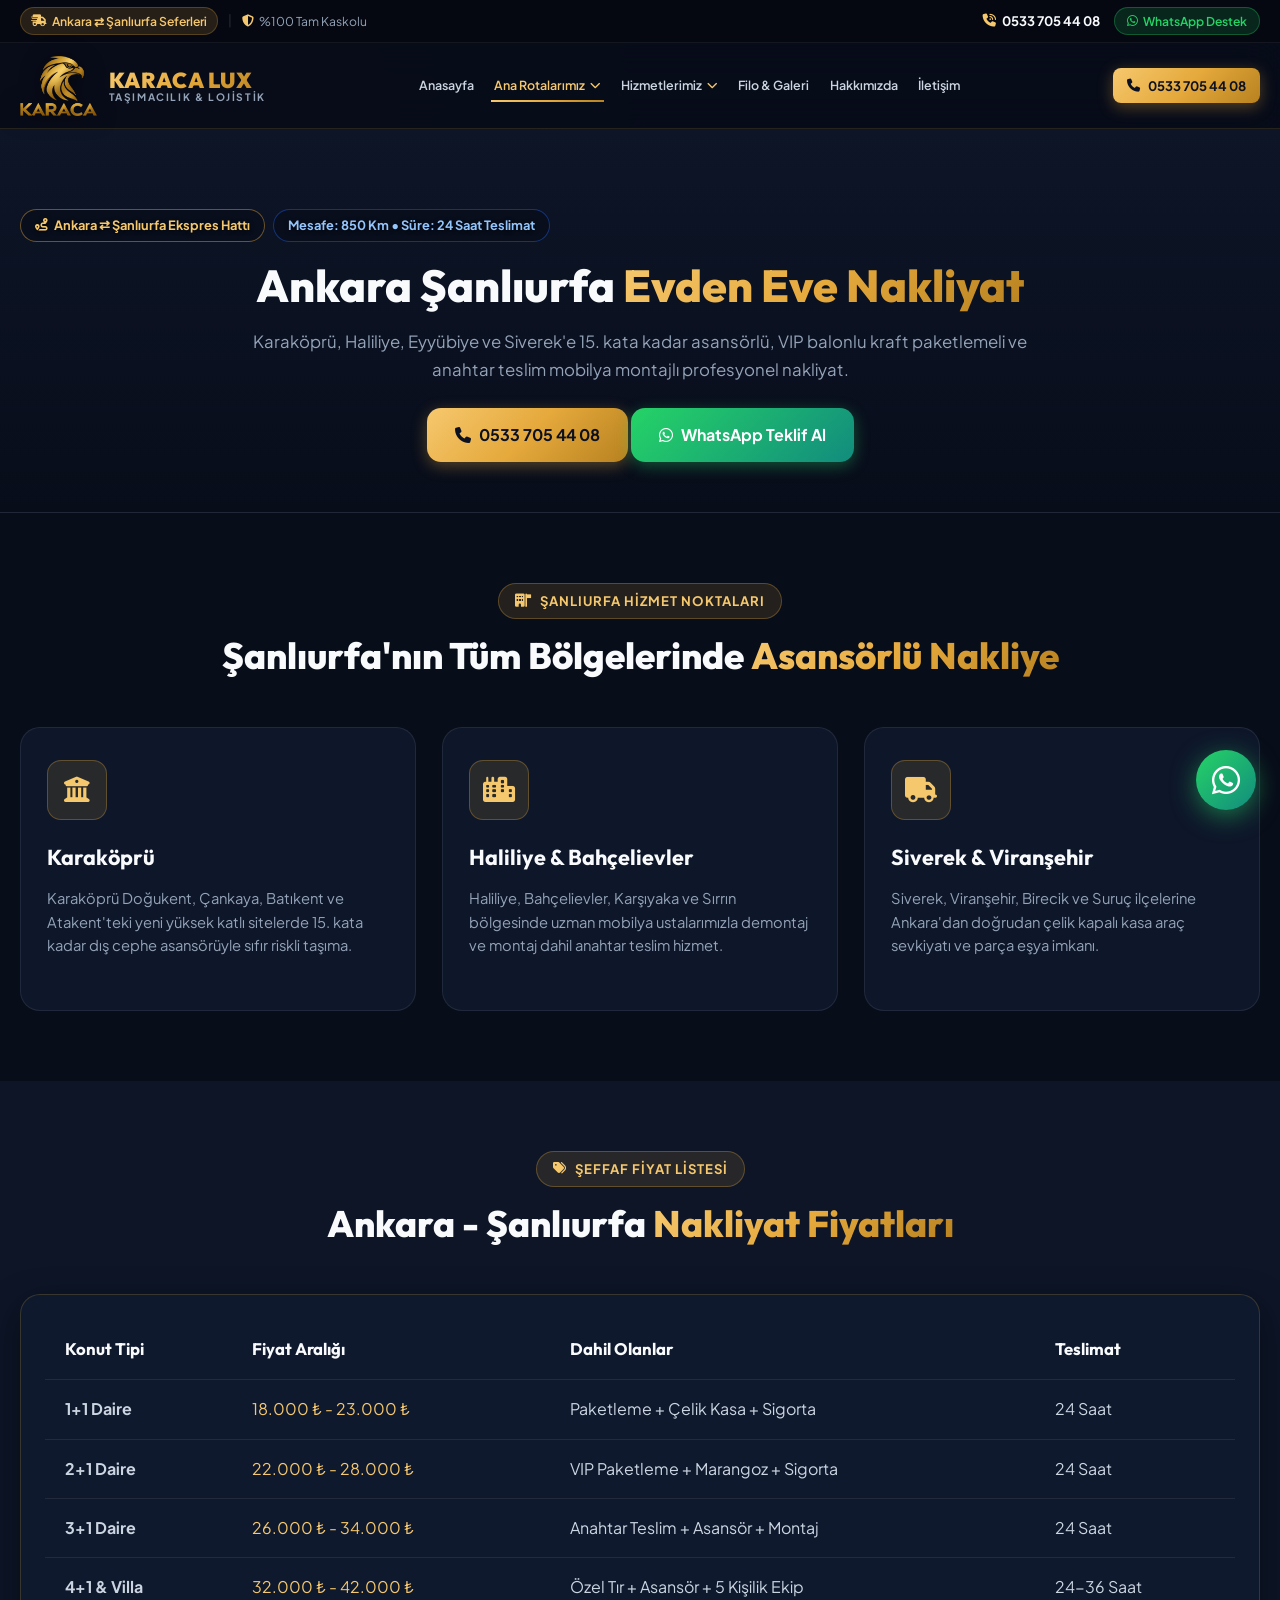
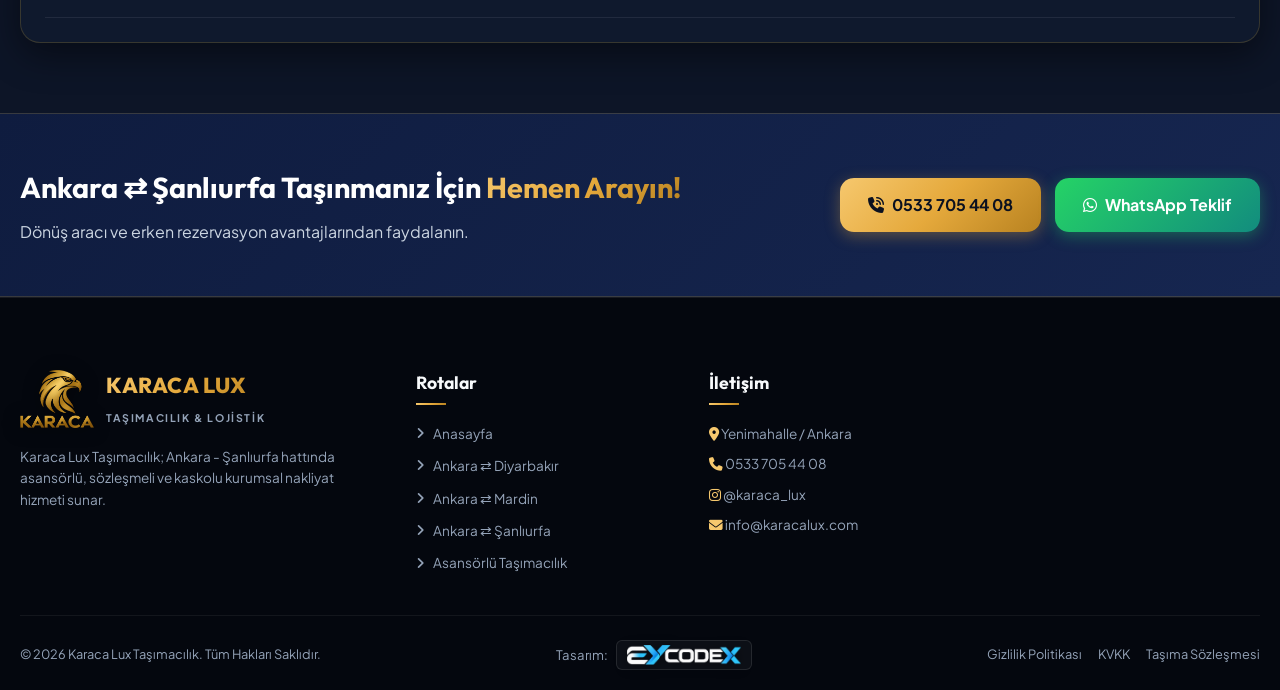
<file: ankara-sanliurfa-nakliyat.html>
<!DOCTYPE html>
<html lang="tr">
<head>
  <meta charset="UTF-8">
  <meta name="viewport" content="width=device-width, initial-scale=1.0">
  <title>Ankara Şanlıurfa Evden Eve Nakliyat | Asansörlü VIP Taşıma - Karaca Lux</title>
  <meta name="description" content="Ankara Şanlıurfa evden eve nakliyat: Karaköprü, Haliliye, Eyyübiye, Siverek asansörlü taşıma, marangozlu kurulum ve 10 Milyon TL nakliyat kaskosu. Sabit fiyat: 0533 705 44 08">
  <meta name="keywords" content="ankara şanlıurfa evden eve nakliyat, ankara urfa nakliye, karaköprü asansörlü nakliyat, haliliye nakliyat, urfa ankara ev taşıma, siverek nakliyat, karaca lux">
  <meta name="robots" content="index, follow, max-snippet:-1, max-image-preview:large, max-video-preview:-1">
  <meta name="author" content="Karaca Lux Taşımacılık & Lojistik">
  <link rel="canonical" href="https://karacalux.com/ankara-sanliurfa-nakliyat.html">
  
  <meta name="geo.region" content="TR-63">
  <meta name="geo.placename" content="Şanlıurfa, Karaköprü, Haliliye">
  <meta name="geo.position" content="37.1674;38.7955">
  <meta name="ICBM" content="37.1674, 38.7955">

  <meta property="og:type" content="article">
  <meta property="og:locale" content="tr_TR">
  <meta property="og:site_name" content="Karaca Lux Taşımacılık">
  <meta property="og:title" content="Ankara Şanlıurfa Evden Eve Nakliyat | Karaca Lux">
  <meta property="og:description" content="Ankara'dan Şanlıurfa'ya asansörlü, tam kaskolu, anahtar teslim profesyonel nakliyat hizmeti.">
  <meta property="og:url" content="https://karacalux.com/ankara-sanliurfa-nakliyat.html">
  <meta property="og:image" content="https://karacalux.com/images/hero.jpg">

  <meta name="theme-color" content="#080d1a">
  <link rel="icon" type="image/png" href="images/karacalogo.png">
  <link rel="apple-touch-icon" href="images/karacalogo.png">
  
  <link rel="preconnect" href="https://fonts.googleapis.com">
  <link rel="preconnect" href="https://fonts.gstatic.com" crossorigin>
  <link href="https://fonts.googleapis.com/css2?family=Outfit:wght@400;500;600;700;800;900&family=Plus+Jakarta+Sans:wght@300;400;500;600;700;800&display=swap" rel="stylesheet">
  <link rel="stylesheet" href="https://cdnjs.cloudflare.com/ajax/libs/font-awesome/6.5.1/css/all.min.css">
  <link rel="stylesheet" href="style.css?v=3.2">

  <script type="application/ld+json">
  {
    "@context": "https://schema.org",
    "@type": "Service",
    "serviceType": "Ankara Şanlıurfa Evden Eve Nakliyat",
    "provider": {
      "@type": "MovingCompany",
      "name": "Karaca Lux Taşımacılık & Lojistik",
      "telephone": "+905337054408",
      "url": "https://karacalux.com/",
      "image": "https://karacalux.com/images/hero.jpg",
      "priceRange": "₺₺"
    },
    "areaServed": [
      { "@type": "City", "name": "Ankara" },
      { "@type": "City", "name": "Şanlıurfa" },
      { "@type": "AdministrativeArea", "name": "Karaköprü" },
      { "@type": "AdministrativeArea", "name": "Haliliye" },
      { "@type": "AdministrativeArea", "name": "Eyyübiye" },
      { "@type": "AdministrativeArea", "name": "Siverek" }
    ],
    "description": "Ankara - Şanlıurfa arası asansörlü, kaskolu ve marangozlu evden eve nakliyat."
  }
  </script>
</head>
<body>

  <header class="top-bar">
    <div class="container top-bar-inner">
      <div class="top-bar-left">
        <span class="route-badge"><i class="fa-solid fa-truck-fast"></i> Ankara ⇄ Şanlıurfa Seferleri</span>
        <span class="top-divider">|</span>
        <span class="top-info"><i class="fa-solid fa-shield-halved text-gold"></i> %100 Tam Kaskolu</span>
      </div>
      <div class="top-bar-right">
        <a href="tel:+905337054408" class="top-link">
          <i class="fa-solid fa-phone-volume text-gold"></i> <strong>0533 705 44 08</strong>
        </a>
        <a href="https://wa.me/905337054408?text=Merhaba,%20Ankara-Urfa%20nakliyat%20fiyat%C4%B1%20almak%20istiyorum." target="_blank" class="top-whatsapp-btn">
          <i class="fa-brands fa-whatsapp"></i> WhatsApp Destek
        </a>
      </div>
    </div>
  </header>

  <nav class="main-nav" id="mainNavbar">
    <div class="container nav-inner">
      <a href="/" class="brand-logo">
        <img src="images/karacalogo.png" alt="Karaca Lux Logo" class="logo-img">
        <div class="brand-text">
          <span class="brand-name">KARACA LUX</span>
          <span class="brand-sub">TAŞIMACILIK & LOJİSTİK</span>
        </div>
      </a>

      <div class="nav-menu" id="navMenu">
        <a href="/" class="nav-link">Anasayfa</a>

        <!-- Ana Rotalarımız Dropdown -->
        <div class="nav-dropdown">
          <a href="/#rotalar" class="nav-link active nav-dropdown-toggle">
            <span>Ana Rotalarımız</span>
            <i class="fa-solid fa-chevron-down"></i>
          </a>
          <div class="nav-dropdown-menu">
            <a href="ankara-diyarbakir-nakliyat.html" class="dropdown-item">
              <i class="fa-solid fa-location-dot"></i> Ankara ⇄ Diyarbakır
            </a>
            <a href="ankara-mardin-nakliyat.html" class="dropdown-item">
              <i class="fa-solid fa-location-dot"></i> Ankara ⇄ Mardin
            </a>
            <a href="ankara-sanliurfa-nakliyat.html" class="dropdown-item" style="color: var(--gold-light);">
              <i class="fa-solid fa-location-dot"></i> Ankara ⇄ Şanlıurfa (Aktif)
            </a>
            <a href="ankara-gaziantep-nakliyat.html" class="dropdown-item">
              <i class="fa-solid fa-location-dot"></i> Ankara ⇄ Gaziantep
            </a>
            <div class="dropdown-divider"></div>
            <a href="/#rotalar" class="dropdown-item">
              <i class="fa-solid fa-route"></i> Tüm Rotalar & İller
            </a>
          </div>
        </div>

        <!-- Hizmetlerimiz Dropdown -->
        <div class="nav-dropdown">
          <a href="/#hizmetler" class="nav-link nav-dropdown-toggle">
            <span>Hizmetlerimiz</span>
            <i class="fa-solid fa-chevron-down"></i>
          </a>
          <div class="nav-dropdown-menu">
            <a href="asansorlu-nakliyat.html" class="dropdown-item">
              <i class="fa-solid fa-elevator"></i> Asansörlü Taşımacılık
            </a>
            <a href="/#hizmetler" class="dropdown-item">
              <i class="fa-solid fa-truck-fast"></i> Şehirler Arası Nakliyat
            </a>
            <a href="/#asansorlu" class="dropdown-item">
              <i class="fa-solid fa-box-open"></i> VIP Kraft Paketleme
            </a>
          </div>
        </div>

        <a href="/#galeri" class="nav-link">Filo & Galeri</a>
        <a href="hakkimizda.html" class="nav-link">Hakkımızda</a>
        <a href="iletisim.html" class="nav-link">İletişim</a>
      </div>

      <div class="nav-actions">
        <a href="tel:+905337054408" class="btn btn-primary btn-sm btn-pulse">
          <i class="fa-solid fa-phone"></i> <span>0533 705 44 08</span>
        </a>
        <button class="mobile-toggle" id="mobileMenuBtn" aria-label="Menüyü Aç">
          <span></span><span></span><span></span>
        </button>
      </div>
    </div>
  </nav>

  <!-- Mobile Drawer -->
  <div class="mobile-drawer" id="mobileDrawer">
    <div class="drawer-header">
      <div class="brand-logo">
        <img src="images/karacalogo.png" alt="Karaca Lux Logo" class="logo-img" style="height: 48px;">
        <div class="brand-text">
          <span class="brand-name">KARACA LUX</span>
          <span class="brand-sub">TAŞIMACILIK & LOJİSTİK</span>
        </div>
      </div>
      <button class="drawer-close" id="drawerCloseBtn">&times;</button>
    </div>
    <div class="drawer-links">
      <a href="/" class="drawer-link">Anasayfa</a>

      <!-- Ana Rotalarımız in Drawer -->
      <div class="drawer-dropdown open">
        <button class="drawer-link drawer-dropdown-toggle" type="button">
          <span><i class="fa-solid fa-route text-gold"></i> Ana Rotalarımız</span>
          <i class="fa-solid fa-chevron-down"></i>
        </button>
        <div class="drawer-submenu">
          <a href="ankara-diyarbakir-nakliyat.html" class="drawer-sublink">
            <i class="fa-solid fa-location-dot text-gold"></i> Ankara ⇄ Diyarbakır
          </a>
          <a href="ankara-mardin-nakliyat.html" class="drawer-sublink">
            <i class="fa-solid fa-location-dot text-gold"></i> Ankara ⇄ Mardin
          </a>
          <a href="ankara-sanliurfa-nakliyat.html" class="drawer-sublink active">
            <i class="fa-solid fa-location-dot text-gold"></i> Ankara ⇄ Şanlıurfa
          </a>
          <a href="ankara-gaziantep-nakliyat.html" class="drawer-sublink">
            <i class="fa-solid fa-location-dot text-gold"></i> Ankara ⇄ Gaziantep
          </a>
          <a href="/#rotalar" class="drawer-sublink">
            <i class="fa-solid fa-map-location-dot text-gold"></i> Tüm Seferler
          </a>
        </div>
      </div>

      <!-- Hizmetlerimiz in Drawer -->
      <div class="drawer-dropdown">
        <button class="drawer-link drawer-dropdown-toggle" type="button">
          <span><i class="fa-solid fa-boxes-stacked text-gold"></i> Hizmetlerimiz</span>
          <i class="fa-solid fa-chevron-down"></i>
        </button>
        <div class="drawer-submenu">
          <a href="asansorlu-nakliyat.html" class="drawer-sublink">
            <i class="fa-solid fa-elevator text-gold"></i> Asansörlü Taşımacılık
          </a>
          <a href="/#hizmetler" class="drawer-sublink">
            <i class="fa-solid fa-truck-fast text-gold"></i> Şehirler Arası Nakliyat
          </a>
        </div>
      </div>

      <a href="/#galeri" class="drawer-link">Filo & Galeri</a>
      <a href="hakkimizda.html" class="drawer-link">Kurumsal / Hakkımızda</a>
      <a href="iletisim.html" class="drawer-link">İletişim Bilgileri</a>
    </div>
    <div class="drawer-footer">
      <a href="tel:+905337054408" class="btn btn-primary w-100 mb-2">
        <i class="fa-solid fa-phone"></i> Hemen Ara: 0533 705 44 08
      </a>
      <a href="https://wa.me/905337054408" target="_blank" class="btn btn-whatsapp w-100">
        <i class="fa-brands fa-whatsapp"></i> WhatsApp Danışma
      </a>
    </div>
  </div>
  <div class="drawer-overlay" id="drawerOverlay"></div>

  <!-- Hero -->
  <section class="page-header-section" style="padding: 80px 0 50px 0; background: linear-gradient(180deg, #0d1527 0%, #080d1a 100%); border-bottom: 1px solid var(--border-subtle);">
    <div class="container text-center">
      <div class="hero-tag-wrap justify-content-center mb-3">
        <span class="hero-tag"><i class="fa-solid fa-route text-gold"></i> Ankara ⇄ Şanlıurfa Ekspres Hattı</span>
        <span class="hero-route-tag">Mesafe: 850 Km • Süre: 24 Saat Teslimat</span>
      </div>
      <h1 class="section-title" style="font-size: clamp(2rem, 3.5vw, 2.9rem);">
        Ankara Şanlıurfa <span class="gradient-text">Evden Eve Nakliyat</span>
      </h1>
      <p class="section-desc" style="max-width: 820px; margin: 0 auto 24px auto;">
        Karaköprü, Haliliye, Eyyübiye ve Siverek'e 15. kata kadar asansörlü, VIP balonlu kraft paketlemeli ve anahtar teslim mobilya montajlı profesyonel nakliyat.
      </p>
      <div class="d-flex justify-content-center gap-3 flex-wrap">
        <a href="tel:+905337054408" class="btn btn-primary btn-lg"><i class="fa-solid fa-phone"></i> 0533 705 44 08</a>
        <a href="https://wa.me/905337054408?text=Merhaba,%20Ankara-Urfa%20fiyat%C4%B1%20almak%20istiyorum." target="_blank" class="btn btn-whatsapp btn-lg"><i class="fa-brands fa-whatsapp"></i> WhatsApp Teklif Al</a>
      </div>
    </div>
  </section>

  <!-- Districts Grid -->
  <section class="districts-section" style="padding: 70px 0; background: var(--bg-primary);">
    <div class="container">
      <div class="section-header text-center">
        <span class="section-subtitle"><i class="fa-solid fa-building-flag"></i> ŞANLIURFA HİZMET NOKTALARI</span>
        <h2 class="section-title">Şanlıurfa'nın Tüm Bölgelerinde <span class="gradient-text">Asansörlü Nakliye</span></h2>
      </div>

      <div class="services-grid" style="margin-top: 40px;">
        <div class="service-card">
          <div class="service-icon-wrap"><i class="fa-solid fa-building-columns"></i></div>
          <h3 class="service-title">Karaköprü</h3>
          <p class="service-desc">Karaköprü Doğukent, Çankaya, Batıkent ve Atakent'teki yeni yüksek katlı sitelerde 15. kata kadar dış cephe asansörüyle sıfır riskli taşıma.</p>
        </div>
        <div class="service-card">
          <div class="service-icon-wrap"><i class="fa-solid fa-city"></i></div>
          <h3 class="service-title">Haliliye & Bahçelievler</h3>
          <p class="service-desc">Haliliye, Bahçelievler, Karşıyaka ve Sırrın bölgesinde uzman mobilya ustalarımızla demontaj ve montaj dahil anahtar teslim hizmet.</p>
        </div>
        <div class="service-card">
          <div class="service-icon-wrap"><i class="fa-solid fa-truck"></i></div>
          <h3 class="service-title">Siverek & Viranşehir</h3>
          <p class="service-desc">Siverek, Viranşehir, Birecik ve Suruç ilçelerine Ankara'dan doğrudan çelik kapalı kasa araç sevkiyatı ve parça eşya imkanı.</p>
        </div>
      </div>
    </div>
  </section>

  <!-- Pricing -->
  <section class="price-table-section" style="padding: 70px 0; background: var(--bg-secondary);">
    <div class="container">
      <div class="section-header text-center">
        <span class="section-subtitle"><i class="fa-solid fa-tags"></i> ŞEFFAF FİYAT LİSTESİ</span>
        <h2 class="section-title">Ankara - Şanlıurfa <span class="gradient-text">Nakliyat Fiyatları</span></h2>
      </div>
      <!-- Desktop Table (Hidden on mobile <= 992px) -->
      <div class="comparison-table-wrapper glass-panel mt-4 desktop-only-table">
        <table class="comparison-table">
          <thead>
            <tr><th>Konut Tipi</th><th>Fiyat Aralığı</th><th>Dahil Olanlar</th><th>Teslimat</th></tr>
          </thead>
          <tbody>
            <tr><td><strong>1+1 Daire</strong></td><td><span class="text-gold font-bold">18.000 ₺ - 23.000 ₺</span></td><td>Paketleme + Çelik Kasa + Sigorta</td><td>24 Saat</td></tr>
            <tr><td><strong>2+1 Daire</strong></td><td><span class="text-gold font-bold">22.000 ₺ - 28.000 ₺</span></td><td>VIP Paketleme + Marangoz + Sigorta</td><td>24 Saat</td></tr>
            <tr><td><strong>3+1 Daire</strong></td><td><span class="text-gold font-bold">26.000 ₺ - 34.000 ₺</span></td><td>Anahtar Teslim + Asansör + Montaj</td><td>24 Saat</td></tr>
            <tr><td><strong>4+1 & Villa</strong></td><td><span class="text-gold font-bold">32.000 ₺ - 42.000 ₺</span></td><td>Özel Tır + Asansör + 5 Kişilik Ekip</td><td>24-36 Saat</td></tr>
          </tbody>
        </table>
      </div>

      <!-- Mobile Price Cards (Mobile <= 992px) -->
      <div class="route-price-cards-mobile mt-4">
        <div class="route-price-card">
          <div class="route-card-head">
            <span class="route-card-title">1+1 Daire</span>
            <span class="route-card-price">18.000 ₺ - 23.000 ₺</span>
          </div>
          <p class="route-card-desc"><i class="fa-solid fa-box text-gold"></i> Paketleme + Çelik Kasa + Sigorta</p>
          <div class="route-card-footer"><i class="fa-solid fa-clock text-gold"></i> Teslimat: 24 Saat</div>
        </div>

        <div class="route-price-card">
          <div class="route-card-head">
            <span class="route-card-title">2+1 Daire</span>
            <span class="route-card-price">22.000 ₺ - 28.000 ₺</span>
          </div>
          <p class="route-card-desc"><i class="fa-solid fa-box text-gold"></i> VIP Paketleme + Marangoz + Sigorta</p>
          <div class="route-card-footer"><i class="fa-solid fa-clock text-gold"></i> Teslimat: 24 Saat</div>
        </div>

        <div class="route-price-card">
          <div class="route-card-head">
            <span class="route-card-title">3+1 Daire</span>
            <span class="route-card-price">26.000 ₺ - 34.000 ₺</span>
          </div>
          <p class="route-card-desc"><i class="fa-solid fa-box text-gold"></i> Anahtar Teslim + Asansör + Montaj</p>
          <div class="route-card-footer"><i class="fa-solid fa-clock text-gold"></i> Teslimat: 24 Saat</div>
        </div>

        <div class="route-price-card">
          <div class="route-card-head">
            <span class="route-card-title">4+1 & Villa</span>
            <span class="route-card-price">32.000 ₺ - 42.000 ₺</span>
          </div>
          <p class="route-card-desc"><i class="fa-solid fa-box text-gold"></i> Özel Tır + Asansör + 5 Kişilik Ekip</p>
          <div class="route-card-footer"><i class="fa-solid fa-clock text-gold"></i> Teslimat: 24-36 Saat</div>
        </div>
      </div>
    </div>
  </section>

  <!-- CTA -->
  <section class="cta-banner-section">
    <div class="container">
      <div class="cta-banner-inner">
        <div class="cta-text">
          <h2>Ankara ⇄ Şanlıurfa Taşınmanız İçin <span class="gradient-text">Hemen Arayın!</span></h2>
          <p>Dönüş aracı ve erken rezervasyon avantajlarından faydalanın.</p>
        </div>
        <div class="cta-buttons">
          <a href="tel:+905337054408" class="btn btn-primary btn-lg"><i class="fa-solid fa-phone-volume"></i> 0533 705 44 08</a>
          <a href="https://wa.me/905337054408?text=Merhaba,%20Ankara-Urfa%20nakliyat%20teklifi%20almak%20istiyorum." target="_blank" class="btn btn-whatsapp btn-lg"><i class="fa-brands fa-whatsapp"></i> WhatsApp Teklif</a>
        </div>
      </div>
    </div>
  </section>

  <!-- Footer -->
  <footer class="main-footer">
    <div class="container">
      <div class="footer-grid">
        <div class="footer-col brand-col">
          <div class="footer-logo">
            <img src="images/karacalogo.png" alt="Karaca Lux Logo" class="footer-logo-img">
            <div><span class="f-brand-name">KARACA LUX</span><span class="f-brand-sub">TAŞIMACILIK & LOJİSTİK</span></div>
          </div>
          <p class="footer-about">Karaca Lux Taşımacılık; Ankara - Şanlıurfa hattında asansörlü, sözleşmeli ve kaskolu kurumsal nakliyat hizmeti sunar.</p>
        </div>
        <div class="footer-col">
          <h4 class="footer-title">Rotalar</h4>
          <ul class="footer-links">
            <li><a href="/"><i class="fa-solid fa-angle-right"></i> Anasayfa</a></li>
            <li><a href="ankara-diyarbakir-nakliyat.html"><i class="fa-solid fa-angle-right"></i> Ankara ⇄ Diyarbakır</a></li>
            <li><a href="ankara-mardin-nakliyat.html"><i class="fa-solid fa-angle-right"></i> Ankara ⇄ Mardin</a></li>
            <li><a href="ankara-sanliurfa-nakliyat.html"><i class="fa-solid fa-angle-right"></i> Ankara ⇄ Şanlıurfa</a></li>
            <li><a href="asansorlu-nakliyat.html"><i class="fa-solid fa-angle-right"></i> Asansörlü Taşımacılık</a></li>
          </ul>
        </div>
        <div class="footer-col">
          <h4 class="footer-title">İletişim</h4>
          <div class="footer-contact-info">
            <p><i class="fa-solid fa-location-dot text-gold"></i> Yenimahalle / Ankara</p>
            <p><i class="fa-solid fa-phone text-gold"></i> 0533 705 44 08</p>
            <p><i class="fa-brands fa-instagram text-gold"></i> <a href="https://www.instagram.com/karaca_lux/" target="_blank" rel="noopener noreferrer" style="color: inherit;">@karaca_lux</a></p>
            <p><i class="fa-solid fa-envelope text-gold"></i> <a href="mailto:info@karacalux.com" style="color: inherit;">info@karacalux.com</a></p>
          </div>
        </div>
      </div>
      <div class="footer-bottom">
        <p>&copy; 2026 Karaca Lux Taşımacılık. Tüm Hakları Saklıdır.</p>
        <div class="footer-credit">
          <span>Tasarım:</span>
          <a href="https://www.eycodex.com" target="_blank" rel="noopener noreferrer" class="creator-link" title="EyCodeX Web Tasarım & Yazılım">
            <img src="images/eycodex.png" alt="EyCodeX" class="creator-logo-img">
          </a>
        </div>
        <div class="footer-bottom-links">
          <a href="gizlilik-politikasi.html">Gizlilik Politikası</a>
          <a href="kvkk-aydinlatma.html">KVKK</a>
          <a href="tasima-sozlesmesi.html">Taşıma Sözleşmesi</a>
        </div>
      </div>
    </div>
  </footer>

  <a href="https://wa.me/905337054408?text=Merhaba,%20Ankara-Urfa%20hakk%C4%B1nda%20bilgi%20almak%20istiyorum." target="_blank" class="floating-wa-btn">
    <i class="fa-brands fa-whatsapp"></i>
    <span class="wa-tooltip">Urfa Hattı Destek</span>
  </a>
  <div class="mobile-sticky-bar">
    <a href="tel:+905337054408" class="mob-btn mob-call"><i class="fa-solid fa-phone"></i><span>Hemen Ara</span></a>
    <a href="https://wa.me/905337054408" target="_blank" class="mob-btn mob-wa"><i class="fa-brands fa-whatsapp"></i><span>WhatsApp</span></a>
    <a href="#fiyat-hesapla" class="mob-btn"><i class="fa-solid fa-calculator text-gold"></i><span>Fiyat Al</span></a>
  </div>
  <script src="script.js?v=3.2"></script>
</body>
</html>
</file>
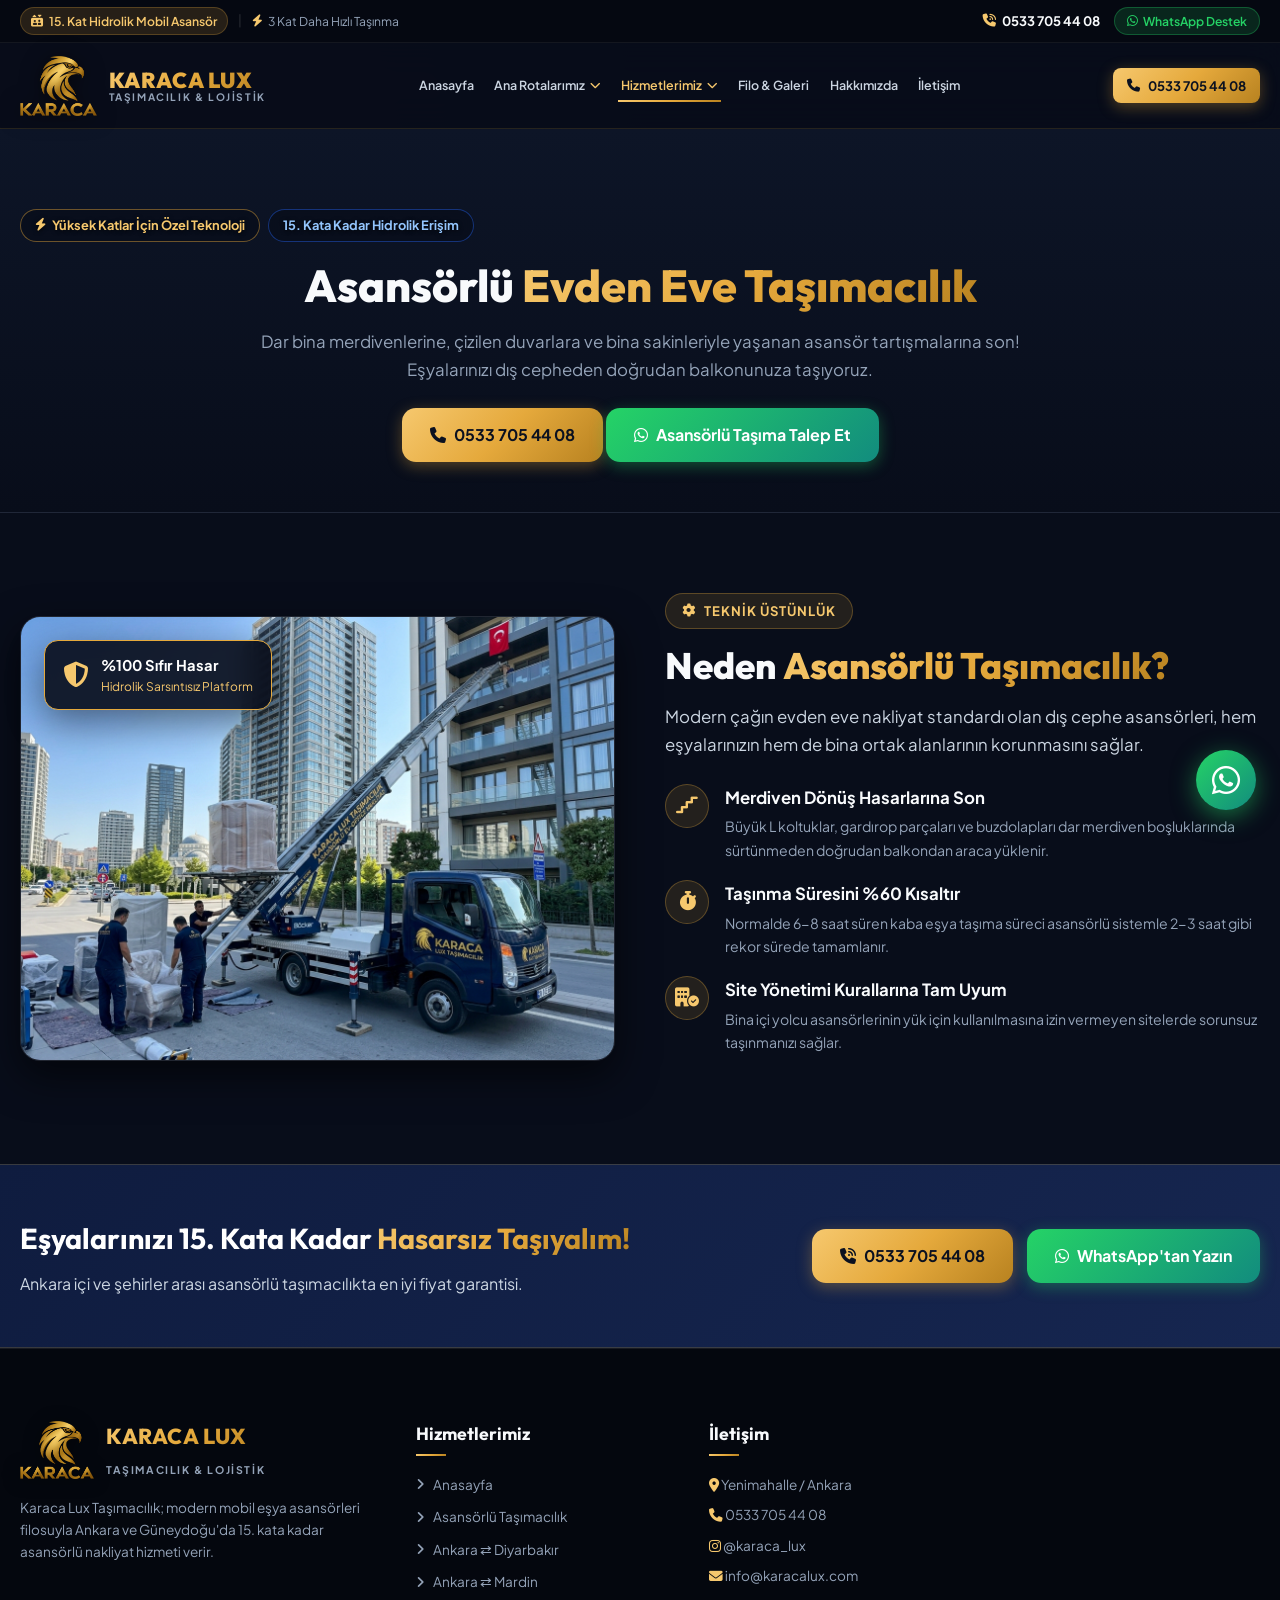
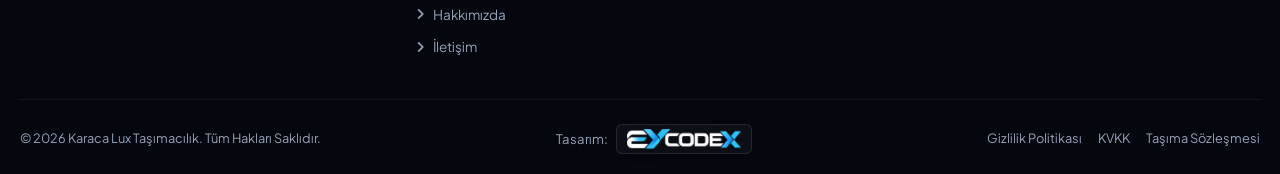
<file: asansorlu-nakliyat.html>
<!DOCTYPE html>
<html lang="tr">
<head>
  <meta charset="UTF-8">
  <meta name="viewport" content="width=device-width, initial-scale=1.0">
  <title>Asansörlü Nakliyat Ankara | 15. Kat Hidrolik Dış Cephe Taşıma - Karaca Lux</title>
  <meta name="description" content="Ankara asansörlü nakliyat ve mobil eşya asansörü kiralama: 15. kata kadar hidrolik dış cephe liftiyle merdiven ve duvar hasarı olmadan %100 güvenli taşınma. Tel: 0533 705 44 08">
  <meta name="keywords" content="asansörlü nakliyat ankara, asansörlü evden eve nakliyat, mobil eşya asansörü kiralama, 15 kat hidrolik nakliyat asansörü, ankara asansörlü nakliye fiyatları, dış cephe yük asansörü, karaca lux">
  <meta name="robots" content="index, follow, max-snippet:-1, max-image-preview:large, max-video-preview:-1">
  <meta name="author" content="Karaca Lux Taşımacılık & Lojistik">
  <link rel="canonical" href="https://karacalux.com/asansorlu-nakliyat.html">
  
  <meta property="og:type" content="article">
  <meta property="og:locale" content="tr_TR">
  <meta property="og:site_name" content="Karaca Lux Taşımacılık">
  <meta property="og:title" content="Asansörlü Nakliyat Ankara | Karaca Lux">
  <meta property="og:description" content="15. kata kadar uzanan hidrolik mobil asansör filomuzla bina içi hasarı sıfırlayın. Hızlı ve güvenli taşıma.">
  <meta property="og:url" content="https://karacalux.com/asansorlu-nakliyat.html">
  <meta property="og:image" content="https://karacalux.com/images/asansor.jpg">

  <meta name="theme-color" content="#080d1a">
  <link rel="icon" type="image/png" href="images/karacalogo.png">
  <link rel="apple-touch-icon" href="images/karacalogo.png">
  
  <link rel="preconnect" href="https://fonts.googleapis.com">
  <link rel="preconnect" href="https://fonts.gstatic.com" crossorigin>
  <link href="https://fonts.googleapis.com/css2?family=Outfit:wght@400;500;600;700;800;900&family=Plus+Jakarta+Sans:wght@300;400;500;600;700;800&display=swap" rel="stylesheet">
  <link rel="stylesheet" href="https://cdnjs.cloudflare.com/ajax/libs/font-awesome/6.5.1/css/all.min.css">
  <link rel="stylesheet" href="style.css?v=3.2">

  <script type="application/ld+json">
  {
    "@context": "https://schema.org",
    "@type": "Service",
    "serviceType": "Asansörlü Taşımacılık ve Mobil Asansör Kiralama",
    "provider": {
      "@type": "MovingCompany",
      "name": "Karaca Lux Taşımacılık & Lojistik",
      "telephone": "+905337054408",
      "url": "https://karacalux.com/",
      "image": "https://karacalux.com/images/asansor.jpg"
    },
    "description": "15. kata kadar (45 metre) hidrolik mobil dış cephe eşya asansörü ile hasarsız, hızlı evden eve nakliyat."
  }
  </script>
</head>
<body>

  <header class="top-bar">
    <div class="container top-bar-inner">
      <div class="top-bar-left">
        <span class="route-badge"><i class="fa-solid fa-elevator text-gold"></i> 15. Kat Hidrolik Mobil Asansör</span>
        <span class="top-divider">|</span>
        <span class="top-info"><i class="fa-solid fa-bolt text-gold"></i> 3 Kat Daha Hızlı Taşınma</span>
      </div>
      <div class="top-bar-right">
        <a href="tel:+905337054408" class="top-link">
          <i class="fa-solid fa-phone-volume text-gold"></i> <strong>0533 705 44 08</strong>
        </a>
        <a href="https://wa.me/905337054408?text=Merhaba,%20Asans%C3%B6rl%C3%BC%20nakliyat%20hizmeti%20almak%20istiyorum." target="_blank" class="top-whatsapp-btn">
          <i class="fa-brands fa-whatsapp"></i> WhatsApp Destek
        </a>
      </div>
    </div>
  </header>

  <nav class="main-nav" id="mainNavbar">
    <div class="container nav-inner">
      <a href="/" class="brand-logo">
        <img src="images/karacalogo.png" alt="Karaca Lux Logo" class="logo-img">
        <div class="brand-text">
          <span class="brand-name">KARACA LUX</span>
          <span class="brand-sub">TAŞIMACILIK & LOJİSTİK</span>
        </div>
      </a>

      <div class="nav-menu" id="navMenu">
        <a href="/" class="nav-link">Anasayfa</a>

        <!-- Ana Rotalarımız Dropdown -->
        <div class="nav-dropdown">
          <a href="/#rotalar" class="nav-link nav-dropdown-toggle">
            <span>Ana Rotalarımız</span>
            <i class="fa-solid fa-chevron-down"></i>
          </a>
          <div class="nav-dropdown-menu">
            <a href="ankara-diyarbakir-nakliyat.html" class="dropdown-item">
              <i class="fa-solid fa-location-dot"></i> Ankara ⇄ Diyarbakır
            </a>
            <a href="ankara-mardin-nakliyat.html" class="dropdown-item">
              <i class="fa-solid fa-location-dot"></i> Ankara ⇄ Mardin
            </a>
            <a href="ankara-sanliurfa-nakliyat.html" class="dropdown-item">
              <i class="fa-solid fa-location-dot"></i> Ankara ⇄ Şanlıurfa
            </a>
            <a href="ankara-gaziantep-nakliyat.html" class="dropdown-item">
              <i class="fa-solid fa-location-dot"></i> Ankara ⇄ Gaziantep
            </a>
            <div class="dropdown-divider"></div>
            <a href="/#rotalar" class="dropdown-item">
              <i class="fa-solid fa-route"></i> Tüm Rotalar & İller
            </a>
          </div>
        </div>

        <!-- Hizmetlerimiz Dropdown -->
        <div class="nav-dropdown">
          <a href="/#hizmetler" class="nav-link active nav-dropdown-toggle">
            <span>Hizmetlerimiz</span>
            <i class="fa-solid fa-chevron-down"></i>
          </a>
          <div class="nav-dropdown-menu">
            <a href="asansorlu-nakliyat.html" class="dropdown-item" style="color: var(--gold-light);">
              <i class="fa-solid fa-elevator"></i> Asansörlü Taşımacılık (Aktif)
            </a>
            <a href="/#hizmetler" class="dropdown-item">
              <i class="fa-solid fa-truck-fast"></i> Şehirler Arası Nakliyat
            </a>
            <a href="/#asansorlu" class="dropdown-item">
              <i class="fa-solid fa-box-open"></i> VIP Kraft Paketleme
            </a>
          </div>
        </div>

        <a href="/#galeri" class="nav-link">Filo & Galeri</a>
        <a href="hakkimizda.html" class="nav-link">Hakkımızda</a>
        <a href="iletisim.html" class="nav-link">İletişim</a>
      </div>

      <div class="nav-actions">
        <a href="tel:+905337054408" class="btn btn-primary btn-sm btn-pulse">
          <i class="fa-solid fa-phone"></i> <span>0533 705 44 08</span>
        </a>
        <button class="mobile-toggle" id="mobileMenuBtn" aria-label="Menüyü Aç">
          <span></span><span></span><span></span>
        </button>
      </div>
    </div>
  </nav>

  <!-- Mobile Drawer -->
  <div class="mobile-drawer" id="mobileDrawer">
    <div class="drawer-header">
      <div class="brand-logo">
        <img src="images/karacalogo.png" alt="Karaca Lux Logo" class="logo-img" style="height: 48px;">
        <div class="brand-text">
          <span class="brand-name">KARACA LUX</span>
          <span class="brand-sub">TAŞIMACILIK & LOJİSTİK</span>
        </div>
      </div>
      <button class="drawer-close" id="drawerCloseBtn">&times;</button>
    </div>
    <div class="drawer-links">
      <a href="/" class="drawer-link">Anasayfa</a>

      <!-- Ana Rotalarımız in Drawer -->
      <div class="drawer-dropdown">
        <button class="drawer-link drawer-dropdown-toggle" type="button">
          <span><i class="fa-solid fa-route text-gold"></i> Ana Rotalarımız</span>
          <i class="fa-solid fa-chevron-down"></i>
        </button>
        <div class="drawer-submenu">
          <a href="ankara-diyarbakir-nakliyat.html" class="drawer-sublink">
            <i class="fa-solid fa-location-dot text-gold"></i> Ankara ⇄ Diyarbakır
          </a>
          <a href="ankara-mardin-nakliyat.html" class="drawer-sublink">
            <i class="fa-solid fa-location-dot text-gold"></i> Ankara ⇄ Mardin
          </a>
          <a href="ankara-sanliurfa-nakliyat.html" class="drawer-sublink">
            <i class="fa-solid fa-location-dot text-gold"></i> Ankara ⇄ Şanlıurfa
          </a>
          <a href="ankara-gaziantep-nakliyat.html" class="drawer-sublink">
            <i class="fa-solid fa-location-dot text-gold"></i> Ankara ⇄ Gaziantep
          </a>
          <a href="/#rotalar" class="drawer-sublink">
            <i class="fa-solid fa-map-location-dot text-gold"></i> Tüm Seferler
          </a>
        </div>
      </div>

      <!-- Hizmetlerimiz in Drawer -->
      <div class="drawer-dropdown open">
        <button class="drawer-link drawer-dropdown-toggle" type="button">
          <span><i class="fa-solid fa-boxes-stacked text-gold"></i> Hizmetlerimiz</span>
          <i class="fa-solid fa-chevron-down"></i>
        </button>
        <div class="drawer-submenu">
          <a href="asansorlu-nakliyat.html" class="drawer-sublink active">
            <i class="fa-solid fa-elevator text-gold"></i> Asansörlü Taşımacılık
          </a>
          <a href="/#hizmetler" class="drawer-sublink">
            <i class="fa-solid fa-truck-fast text-gold"></i> Şehirler Arası Nakliyat
          </a>
        </div>
      </div>

      <a href="/#galeri" class="drawer-link">Filo & Galeri</a>
      <a href="hakkimizda.html" class="drawer-link">Kurumsal / Hakkımızda</a>
      <a href="iletisim.html" class="drawer-link">İletişim Bilgileri</a>
    </div>
    <div class="drawer-footer">
      <a href="tel:+905337054408" class="btn btn-primary w-100 mb-2">
        <i class="fa-solid fa-phone"></i> Hemen Ara: 0533 705 44 08
      </a>
      <a href="https://wa.me/905337054408" target="_blank" class="btn btn-whatsapp w-100">
        <i class="fa-brands fa-whatsapp"></i> WhatsApp Danışma
      </a>
    </div>
  </div>
  <div class="drawer-overlay" id="drawerOverlay"></div>

  <!-- Hero Header -->
  <section class="page-header-section" style="padding: 80px 0 50px 0; background: linear-gradient(180deg, #0d1527 0%, #080d1a 100%); border-bottom: 1px solid var(--border-subtle);">
    <div class="container text-center">
      <div class="hero-tag-wrap justify-content-center mb-3">
        <span class="hero-tag"><i class="fa-solid fa-bolt text-gold"></i> Yüksek Katlar İçin Özel Teknoloji</span>
        <span class="hero-route-tag">15. Kata Kadar Hidrolik Erişim</span>
      </div>
      <h1 class="section-title" style="font-size: clamp(2rem, 3.5vw, 2.9rem);">
        Asansörlü <span class="gradient-text">Evden Eve Taşımacılık</span>
      </h1>
      <p class="section-desc" style="max-width: 820px; margin: 0 auto 24px auto;">
        Dar bina merdivenlerine, çizilen duvarlara ve bina sakinleriyle yaşanan asansör tartışmalarına son! Eşyalarınızı dış cepheden doğrudan balkonunuza taşıyoruz.
      </p>
      <div class="d-flex justify-content-center gap-3 flex-wrap">
        <a href="tel:+905337054408" class="btn btn-primary btn-lg"><i class="fa-solid fa-phone"></i> 0533 705 44 08</a>
        <a href="https://wa.me/905337054408?text=Merhaba,%20Asans%C3%B6rl%C3%BC%20ta%C5%9F%C4%B1ma%20fiyat%C4%B1%20almak%20istiyorum." target="_blank" class="btn btn-whatsapp btn-lg"><i class="fa-brands fa-whatsapp"></i> Asansörlü Taşıma Talep Et</a>
      </div>
    </div>
  </section>

  <!-- Showcase Image & Advantage -->
  <section class="visual-showcase-section" style="padding: 80px 0; background: var(--bg-primary);">
    <div class="container">
      <div class="showcase-grid">
        <div class="showcase-image-col">
          <div class="image-stack">
            <img src="images/asansor.jpg" alt="Karaca Lux Mobil Asansörlü Taşıma Aracı" class="showcase-main-img img-rounded">
            <div class="floating-badge-lift">
              <i class="fa-solid fa-shield-halved text-gold"></i>
              <div>
                <strong>%100 Sıfır Hasar</strong>
                <span>Hidrolik Sarsıntısız Platform</span>
              </div>
            </div>
          </div>
        </div>
        <div class="showcase-text-col">
          <span class="section-subtitle"><i class="fa-solid fa-gear"></i> TEKNİK ÜSTÜNLÜK</span>
          <h2 class="section-title">Neden <span class="gradient-text">Asansörlü Taşımacılık?</span></h2>
          <p class="lead-text">Modern çağın evden eve nakliyat standardı olan dış cephe asansörleri, hem eşyalarınızın hem de bina ortak alanlarının korunmasını sağlar.</p>

          <div class="advantage-list">
            <div class="adv-item">
              <div class="adv-icon"><i class="fa-solid fa-stairs"></i></div>
              <div class="adv-info">
                <h4>Merdiven Dönüş Hasarlarına Son</h4>
                <p>Büyük L koltuklar, gardırop parçaları ve buzdolapları dar merdiven boşluklarında sürtünmeden doğrudan balkondan araca yüklenir.</p>
              </div>
            </div>

            <div class="adv-item">
              <div class="adv-icon"><i class="fa-solid fa-stopwatch"></i></div>
              <div class="adv-info">
                <h4>Taşınma Süresini %60 Kısaltır</h4>
                <p>Normalde 6-8 saat süren kaba eşya taşıma süreci asansörlü sistemle 2-3 saat gibi rekor sürede tamamlanır.</p>
              </div>
            </div>

            <div class="adv-item">
              <div class="adv-icon"><i class="fa-solid fa-building-circle-check"></i></div>
              <div class="adv-info">
                <h4>Site Yönetimi Kurallarına Tam Uyum</h4>
                <p>Bina içi yolcu asansörlerinin yük için kullanılmasına izin vermeyen sitelerde sorunsuz taşınmanızı sağlar.</p>
              </div>
            </div>
          </div>
        </div>
      </div>
    </div>
  </section>

  <!-- CTA Banner -->
  <section class="cta-banner-section">
    <div class="container">
      <div class="cta-banner-inner">
        <div class="cta-text">
          <h2>Eşyalarınızı 15. Kata Kadar <span class="gradient-text">Hasarsız Taşıyalım!</span></h2>
          <p>Ankara içi ve şehirler arası asansörlü taşımacılıkta en iyi fiyat garantisi.</p>
        </div>
        <div class="cta-buttons">
          <a href="tel:+905337054408" class="btn btn-primary btn-lg"><i class="fa-solid fa-phone-volume"></i> 0533 705 44 08</a>
          <a href="https://wa.me/905337054408?text=Merhaba,%20Asans%C3%B6r%20hizmeti%20istiyorum." target="_blank" class="btn btn-whatsapp btn-lg"><i class="fa-brands fa-whatsapp"></i> WhatsApp'tan Yazın</a>
        </div>
      </div>
    </div>
  </section>

  <!-- Footer -->
  <footer class="main-footer">
    <div class="container">
      <div class="footer-grid">
        <div class="footer-col brand-col">
          <div class="footer-logo">
            <img src="images/karacalogo.png" alt="Karaca Lux Logo" class="footer-logo-img">
            <div><span class="f-brand-name">KARACA LUX</span><span class="f-brand-sub">TAŞIMACILIK & LOJİSTİK</span></div>
          </div>
          <p class="footer-about">Karaca Lux Taşımacılık; modern mobil eşya asansörleri filosuyla Ankara ve Güneydoğu'da 15. kata kadar asansörlü nakliyat hizmeti verir.</p>
        </div>
        <div class="footer-col">
          <h4 class="footer-title">Hizmetlerimiz</h4>
          <ul class="footer-links">
            <li><a href="/"><i class="fa-solid fa-angle-right"></i> Anasayfa</a></li>
            <li><a href="asansorlu-nakliyat.html"><i class="fa-solid fa-angle-right"></i> Asansörlü Taşımacılık</a></li>
            <li><a href="ankara-diyarbakir-nakliyat.html"><i class="fa-solid fa-angle-right"></i> Ankara ⇄ Diyarbakır</a></li>
            <li><a href="ankara-mardin-nakliyat.html"><i class="fa-solid fa-angle-right"></i> Ankara ⇄ Mardin</a></li>
            <li><a href="hakkimizda.html"><i class="fa-solid fa-angle-right"></i> Hakkımızda</a></li>
            <li><a href="iletisim.html"><i class="fa-solid fa-angle-right"></i> İletişim</a></li>
          </ul>
        </div>
        <div class="footer-col">
          <h4 class="footer-title">İletişim</h4>
          <div class="footer-contact-info">
            <p><i class="fa-solid fa-location-dot text-gold"></i> Yenimahalle / Ankara</p>
            <p><i class="fa-solid fa-phone text-gold"></i> 0533 705 44 08</p>
            <p><i class="fa-brands fa-instagram text-gold"></i> <a href="https://www.instagram.com/karaca_lux/" target="_blank" rel="noopener noreferrer" style="color: inherit;">@karaca_lux</a></p>
            <p><i class="fa-solid fa-envelope text-gold"></i> <a href="mailto:info@karacalux.com" style="color: inherit;">info@karacalux.com</a></p>
          </div>
        </div>
      </div>
      <div class="footer-bottom">
        <p>&copy; 2026 Karaca Lux Taşımacılık. Tüm Hakları Saklıdır.</p>
        <div class="footer-credit">
          <span>Tasarım:</span>
          <a href="https://www.eycodex.com" target="_blank" rel="noopener noreferrer" class="creator-link" title="EyCodeX Web Tasarım & Yazılım">
            <img src="images/eycodex.png" alt="EyCodeX" class="creator-logo-img">
          </a>
        </div>
        <div class="footer-bottom-links">
          <a href="gizlilik-politikasi.html">Gizlilik Politikası</a>
          <a href="kvkk-aydinlatma.html">KVKK</a>
          <a href="tasima-sozlesmesi.html">Taşıma Sözleşmesi</a>
        </div>
      </div>
    </div>
  </footer>

  <a href="https://wa.me/905337054408?text=Merhaba,%20Asans%C3%B6rl%C3%BC%20nakliyat%20hakk%C4%B1nda%20bilgi%20almak%20istiyorum." target="_blank" class="floating-wa-btn">
    <i class="fa-brands fa-whatsapp"></i>
    <span class="wa-tooltip">Asansörlü Hat Destek</span>
  </a>
  <div class="mobile-sticky-bar">
    <a href="tel:+905337054408" class="mob-btn mob-call"><i class="fa-solid fa-phone"></i><span>Hemen Ara</span></a>
    <a href="https://wa.me/905337054408" target="_blank" class="mob-btn mob-wa"><i class="fa-brands fa-whatsapp"></i><span>WhatsApp</span></a>
    <a href="#fiyat-hesapla" class="mob-btn"><i class="fa-solid fa-calculator text-gold"></i><span>Fiyat Al</span></a>
  </div>
  <script src="script.js?v=3.2"></script>
</body>
</html>
</file>
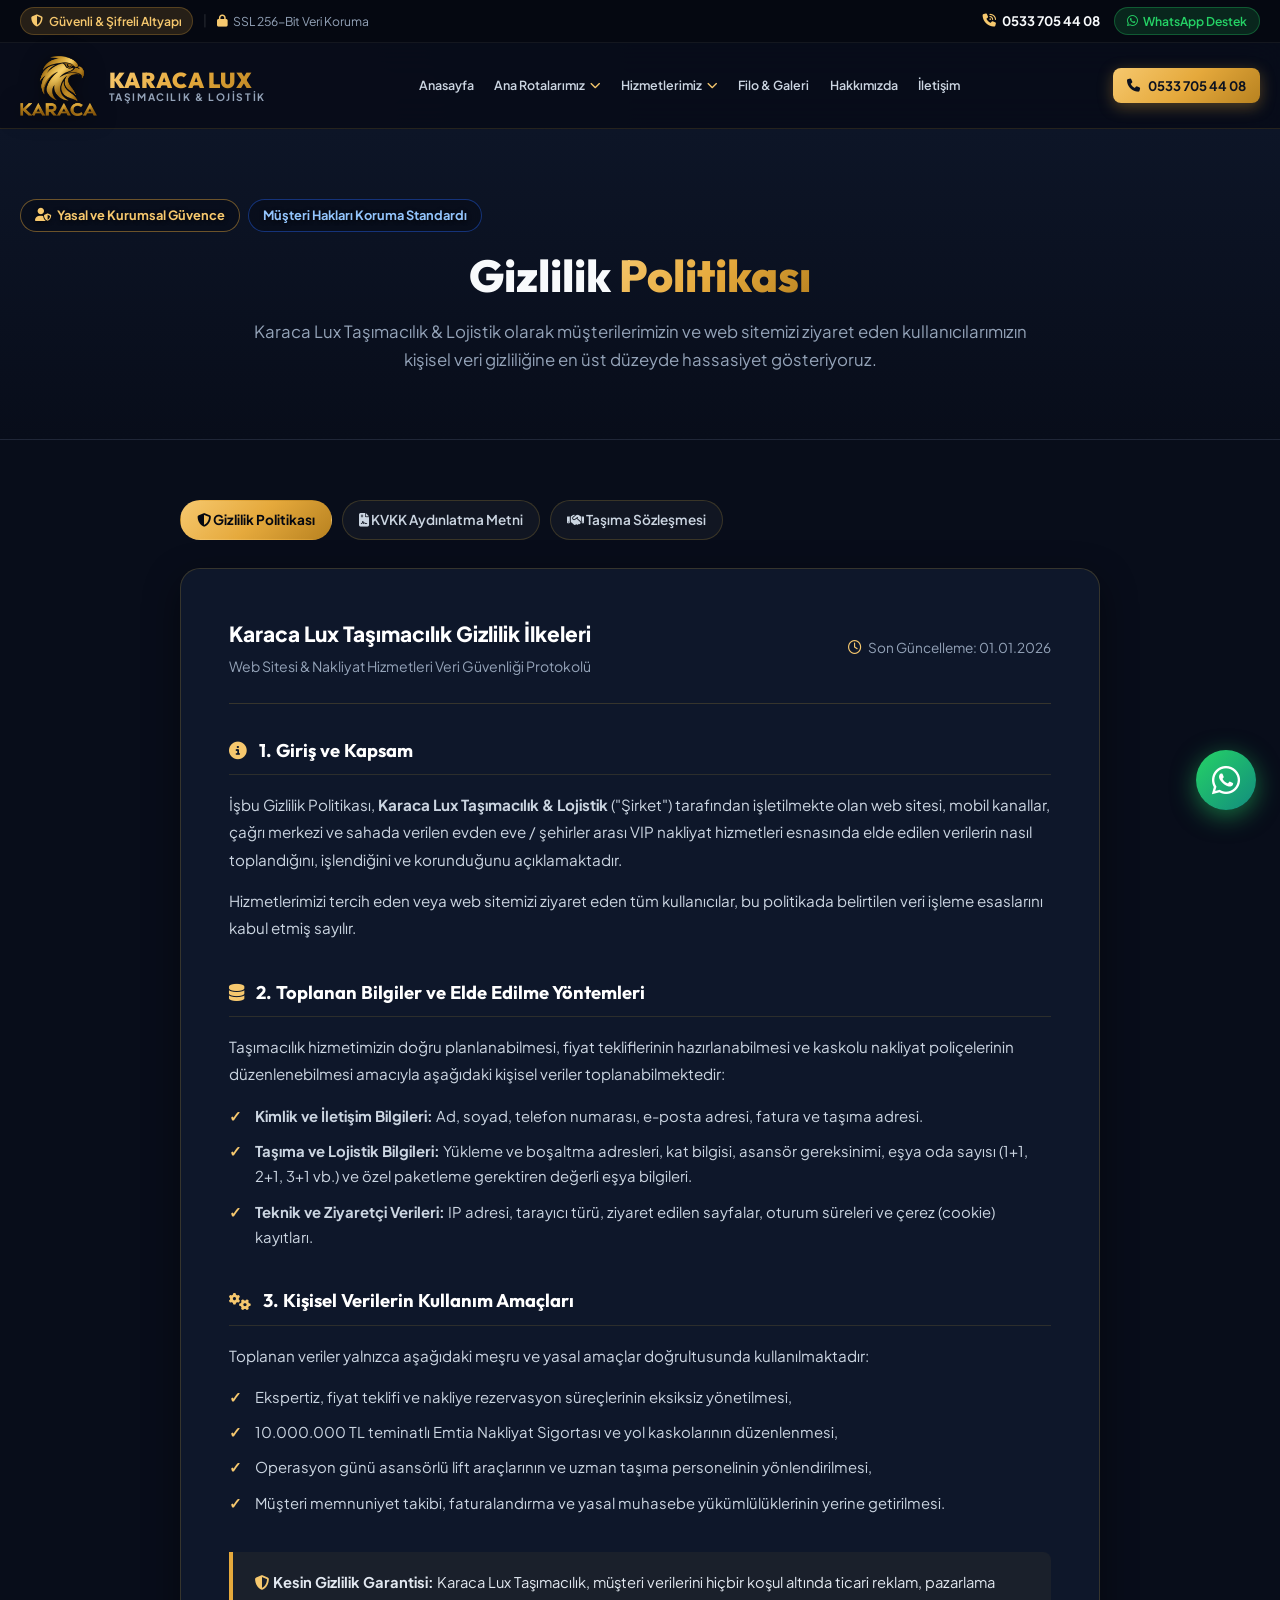
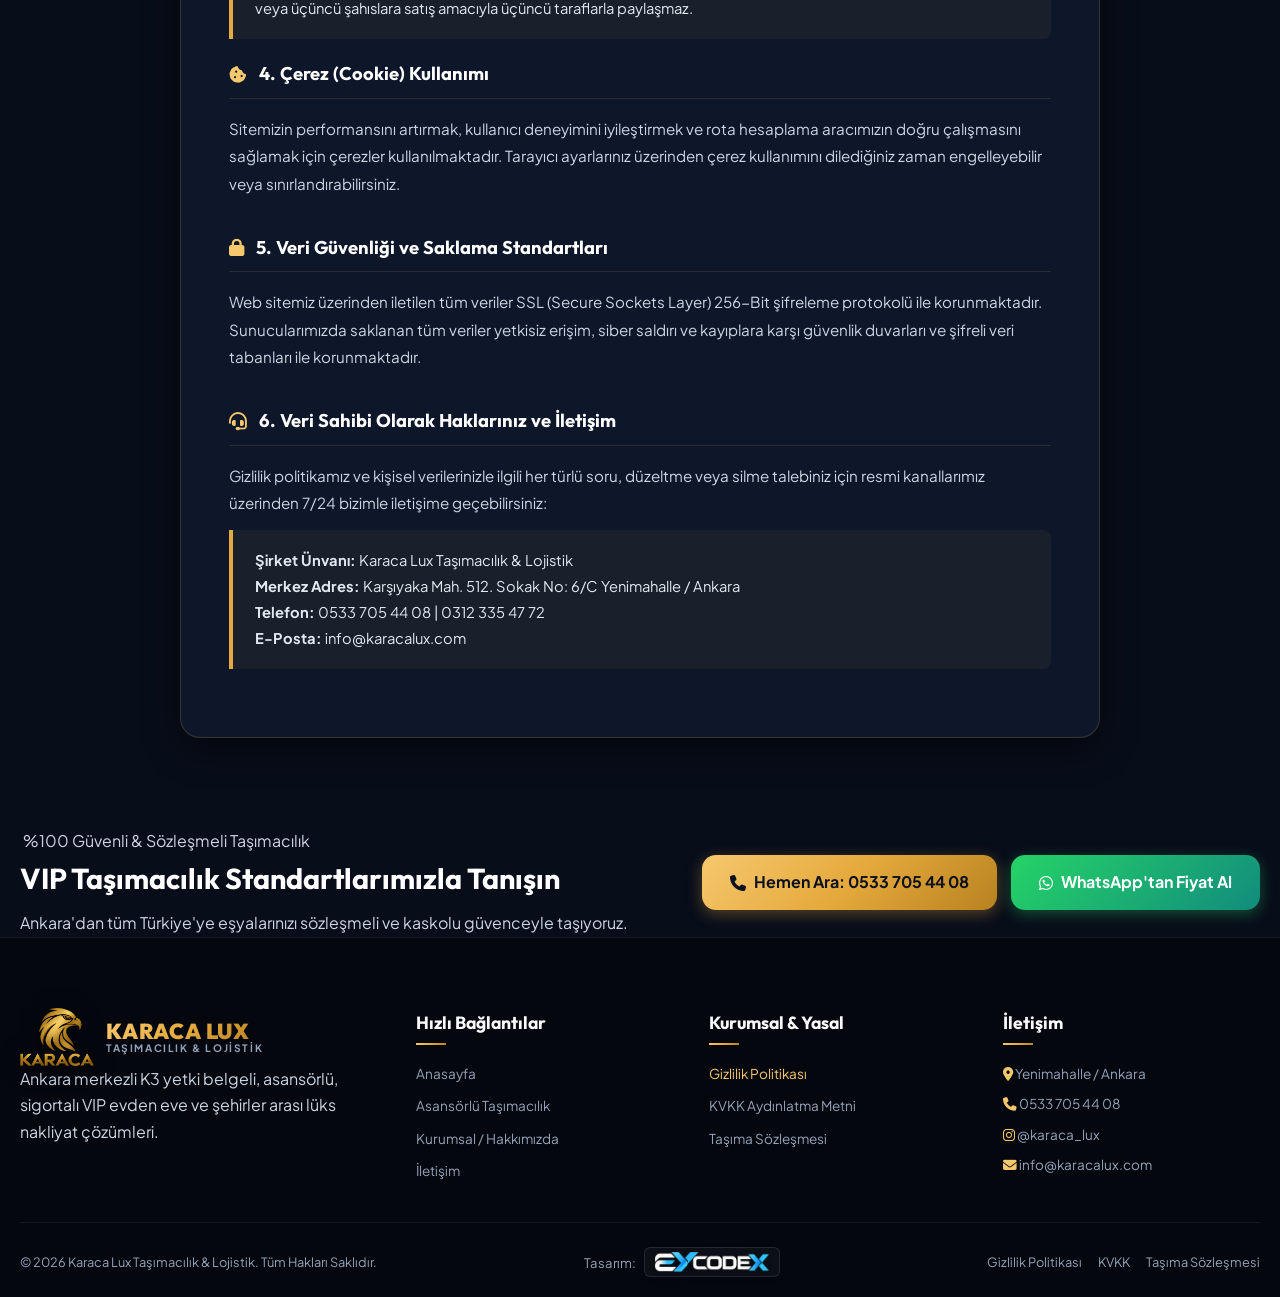
<file: gizlilik-politikasi.html>
<!DOCTYPE html>
<html lang="tr">
<head>
  <meta charset="UTF-8">
  <meta name="viewport" content="width=device-width, initial-scale=1.0">
  <title>Gizlilik Politikası | Karaca Lux Taşımacılık & Lojistik</title>
  <meta name="description" content="Karaca Lux Taşımacılık Gizlilik Politikası: Müşteri verilerinin güvenliği, çerez kullanımı, bilgi saklama standartları ve gizlilik ilkelerimiz hakkında detaylı bilgilendirme.">
  <meta name="keywords" content="karaca lux gizlilik politikası, nakliyat gizlilik sözleşmesi, müşteri verileri güvenliği nakliye, çerez politikası karaca lux">
  <meta name="robots" content="index, follow, max-snippet:-1, max-image-preview:large, max-video-preview:-1">
  <meta name="author" content="Karaca Lux Taşımacılık & Lojistik">
  <link rel="canonical" href="https://karacalux.com/gizlilik-politikasi.html">

  <meta property="og:type" content="website">
  <meta property="og:locale" content="tr_TR">
  <meta property="og:site_name" content="Karaca Lux Taşımacılık">
  <meta property="og:title" content="Gizlilik Politikası | Karaca Lux Taşımacılık">
  <meta property="og:description" content="Müşteri ve ziyaretçi verilerinin güvenliği, gizlilik ilkelerimiz ve çerez politikalarımız.">
  <meta property="og:url" content="https://karacalux.com/gizlilik-politikasi.html">
  <meta property="og:image" content="https://karacalux.com/images/lojistik.jpg">

  <meta name="theme-color" content="#080d1a">
  <link rel="icon" type="image/png" href="images/karacalogo.png">
  <link rel="apple-touch-icon" href="images/karacalogo.png">
  
  <link rel="preconnect" href="https://fonts.googleapis.com">
  <link rel="preconnect" href="https://fonts.gstatic.com" crossorigin>
  <link href="https://fonts.googleapis.com/css2?family=Outfit:wght@400;500;600;700;800;900&family=Plus+Jakarta+Sans:wght@300;400;500;600;700;800&display=swap" rel="stylesheet">
  <link rel="stylesheet" href="https://cdnjs.cloudflare.com/ajax/libs/font-awesome/6.5.1/css/all.min.css">
  <link rel="stylesheet" href="style.css?v=3.2">
</head>
<body>

  <!-- Top bar -->
  <header class="top-bar">
    <div class="container top-bar-inner">
      <div class="top-bar-left">
        <span class="route-badge"><i class="fa-solid fa-shield-halved text-gold"></i> Güvenli & Şifreli Altyapı</span>
        <span class="top-divider">|</span>
        <span class="top-info"><i class="fa-solid fa-lock text-gold"></i> SSL 256-Bit Veri Koruma</span>
      </div>
      <div class="top-bar-right">
        <a href="tel:+905337054408" class="top-link">
          <i class="fa-solid fa-phone-volume text-gold"></i> <strong>0533 705 44 08</strong>
        </a>
        <a href="https://wa.me/905337054408?text=Merhaba,%20gizlilik%20politikasi%20hakkinda%20bilgi%20almak%20istiyorum." target="_blank" class="top-whatsapp-btn">
          <i class="fa-brands fa-whatsapp"></i> WhatsApp Destek
        </a>
      </div>
    </div>
  </header>

  <!-- Main Navigation -->
  <nav class="main-nav" id="mainNavbar">
    <div class="container nav-inner">
      <a href="/" class="brand-logo">
        <img src="images/karacalogo.png" alt="Karaca Lux Logo" class="logo-img">
        <div class="brand-text">
          <span class="brand-name">KARACA LUX</span>
          <span class="brand-sub">TAŞIMACILIK & LOJİSTİK</span>
        </div>
      </a>

      <div class="nav-menu" id="navMenu">
        <a href="/" class="nav-link">Anasayfa</a>
        
        <div class="nav-dropdown">
          <a href="/#rotalar" class="nav-link nav-dropdown-toggle">
            <span>Ana Rotalarımız</span> <i class="fa-solid fa-chevron-down"></i>
          </a>
          <div class="nav-dropdown-menu">
            <a href="ankara-diyarbakir-nakliyat.html" class="dropdown-item">
              <i class="fa-solid fa-location-dot"></i> Ankara ⇄ Diyarbakır
            </a>
            <a href="ankara-mardin-nakliyat.html" class="dropdown-item">
              <i class="fa-solid fa-location-dot"></i> Ankara ⇄ Mardin
            </a>
            <a href="ankara-sanliurfa-nakliyat.html" class="dropdown-item">
              <i class="fa-solid fa-location-dot"></i> Ankara ⇄ Şanlıurfa
            </a>
            <a href="ankara-gaziantep-nakliyat.html" class="dropdown-item">
              <i class="fa-solid fa-location-dot"></i> Ankara ⇄ Gaziantep
            </a>
            <div class="dropdown-divider"></div>
            <a href="/#rotalar" class="dropdown-item">
              <i class="fa-solid fa-route"></i> Tüm Rotalar & İller
            </a>
          </div>
        </div>

        <div class="nav-dropdown">
          <a href="/#hizmetler" class="nav-link nav-dropdown-toggle">
            <span>Hizmetlerimiz</span> <i class="fa-solid fa-chevron-down"></i>
          </a>
          <div class="nav-dropdown-menu">
            <a href="asansorlu-nakliyat.html" class="dropdown-item">
              <i class="fa-solid fa-elevator"></i> Asansörlü Taşımacılık
            </a>
            <a href="/#hizmetler" class="dropdown-item">
              <i class="fa-solid fa-truck-fast"></i> Şehirler Arası Nakliyat
            </a>
            <a href="/#asansorlu" class="dropdown-item">
              <i class="fa-solid fa-box-open"></i> VIP Kraft Paketleme
            </a>
          </div>
        </div>

        <a href="/#galeri" class="nav-link">Filo & Galeri</a>
        <a href="hakkimizda.html" class="nav-link">Hakkımızda</a>
        <a href="iletisim.html" class="nav-link">İletişim</a>
      </div>

      <div class="nav-actions">
        <a href="tel:+905337054408" class="btn btn-primary btn-sm btn-pulse">
          <i class="fa-solid fa-phone"></i> <span>0533 705 44 08</span>
        </a>
        <button class="mobile-toggle" id="mobileMenuBtn" aria-label="Menüyü Aç">
          <span></span><span></span><span></span>
        </button>
      </div>
    </div>
  </nav>

  <!-- Mobile Drawer -->
  <div class="mobile-drawer" id="mobileDrawer">
    <div class="drawer-header">
      <div class="brand-logo">
        <img src="images/karacalogo.png" alt="Karaca Lux Logo" class="logo-img" style="height: 48px;">
        <div class="brand-text">
          <span class="brand-name">KARACA LUX</span>
          <span class="brand-sub">TAŞIMACILIK & LOJİSTİK</span>
        </div>
      </div>
      <button class="drawer-close" id="drawerCloseBtn">&times;</button>
    </div>
    <div class="drawer-links">
      <a href="/" class="drawer-link">Anasayfa</a>

      <div class="drawer-dropdown">
        <button class="drawer-dropdown-toggle">
          <span><i class="fa-solid fa-route text-gold"></i> Ana Rotalarımız</span>
          <i class="fa-solid fa-chevron-down"></i>
        </button>
        <div class="drawer-submenu">
          <a href="ankara-diyarbakir-nakliyat.html" class="drawer-sublink">Ankara ⇄ Diyarbakır</a>
          <a href="ankara-mardin-nakliyat.html" class="drawer-sublink">Ankara ⇄ Mardin</a>
          <a href="ankara-sanliurfa-nakliyat.html" class="drawer-sublink">Ankara ⇄ Şanlıurfa</a>
          <a href="ankara-gaziantep-nakliyat.html" class="drawer-sublink">Ankara ⇄ Gaziantep</a>
          <a href="/#rotalar" class="drawer-sublink">Tüm Rotaları İncele</a>
        </div>
      </div>

      <div class="drawer-dropdown">
        <button class="drawer-dropdown-toggle">
          <span><i class="fa-solid fa-truck-fast text-gold"></i> Hizmetlerimiz</span>
          <i class="fa-solid fa-chevron-down"></i>
        </button>
        <div class="drawer-submenu">
          <a href="asansorlu-nakliyat.html" class="drawer-sublink">Asansörlü Taşımacılık</a>
          <a href="/#hizmetler" class="drawer-sublink">Şehirler Arası Nakliyat</a>
          <a href="/#asansorlu" class="drawer-sublink">VIP Kraft Paketleme</a>
        </div>
      </div>

      <a href="/#galeri" class="drawer-link">Filo & Galeri</a>
      <a href="hakkimizda.html" class="drawer-link">Kurumsal / Hakkımızda</a>
      <a href="iletisim.html" class="drawer-link">İletişim Bilgileri</a>
    </div>
    <div class="drawer-footer">
      <a href="tel:+905337054408" class="btn btn-primary w-100 mb-2">
        <i class="fa-solid fa-phone"></i> Hemen Ara: 0533 705 44 08
      </a>
      <a href="https://wa.me/905337054408" target="_blank" class="btn btn-whatsapp w-100">
        <i class="fa-brands fa-whatsapp"></i> WhatsApp Danışma
      </a>
    </div>
  </div>
  <div class="drawer-overlay" id="drawerOverlay"></div>

  <!-- Hero Header -->
  <section class="page-header-section" style="padding: 70px 0 45px 0; background: linear-gradient(180deg, #0d1527 0%, #080d1a 100%); border-bottom: 1px solid var(--border-subtle);">
    <div class="container text-center">
      <div class="hero-tag-wrap justify-content-center mb-3">
        <span class="hero-tag"><i class="fa-solid fa-user-shield text-gold"></i> Yasal ve Kurumsal Güvence</span>
        <span class="hero-route-tag">Müşteri Hakları Koruma Standardı</span>
      </div>
      <h1 class="section-title" style="font-size: clamp(2rem, 3.5vw, 2.9rem);">
        Gizlilik <span class="gradient-text">Politikası</span>
      </h1>
      <p class="section-desc" style="max-width: 820px; margin: 0 auto 20px auto;">
        Karaca Lux Taşımacılık & Lojistik olarak müşterilerimizin ve web sitemizi ziyaret eden kullanıcılarımızın kişisel veri gizliliğine en üst düzeyde hassasiyet gösteriyoruz.
      </p>
    </div>
  </section>

  <!-- Legal Document Content -->
  <section class="legal-page-section">
    <div class="container" style="max-width: 960px;">
      
      <!-- Quick Navigation Chips -->
      <div class="legal-nav-chips">
        <a href="gizlilik-politikasi.html" class="legal-chip active"><i class="fa-solid fa-shield-halved"></i> Gizlilik Politikası</a>
        <a href="kvkk-aydinlatma.html" class="legal-chip"><i class="fa-solid fa-file-contract"></i> KVKK Aydınlatma Metni</a>
        <a href="tasima-sozlesmesi.html" class="legal-chip"><i class="fa-solid fa-handshake"></i> Taşıma Sözleşmesi</a>
      </div>

      <div class="legal-card">
        <div class="legal-header-box">
          <div>
            <h2 style="font-size: 1.3rem; font-weight: 800; color: #fff; margin-bottom: 4px;">Karaca Lux Taşımacılık Gizlilik İlkeleri</h2>
            <p style="font-size: 0.88rem; color: var(--text-muted); margin: 0;">Web Sitesi & Nakliyat Hizmetleri Veri Güvenliği Protokolü</p>
          </div>
          <div class="legal-updated">
            <i class="fa-regular fa-clock text-gold"></i> Son Güncelleme: 01.01.2026
          </div>
        </div>

        <div class="legal-article">
          <h3 class="legal-article-title"><i class="fa-solid fa-circle-info"></i> 1. Giriş ve Kapsam</h3>
          <p>
            İşbu Gizlilik Politikası, <strong>Karaca Lux Taşımacılık & Lojistik</strong> ("Şirket") tarafından işletilmekte olan web sitesi, mobil kanallar, çağrı merkezi ve sahada verilen evden eve / şehirler arası VIP nakliyat hizmetleri esnasında elde edilen verilerin nasıl toplandığını, işlendiğini ve korunduğunu açıklamaktadır.
          </p>
          <p>
            Hizmetlerimizi tercih eden veya web sitemizi ziyaret eden tüm kullanıcılar, bu politikada belirtilen veri işleme esaslarını kabul etmiş sayılır.
          </p>
        </div>

        <div class="legal-article">
          <h3 class="legal-article-title"><i class="fa-solid fa-database"></i> 2. Toplanan Bilgiler ve Elde Edilme Yöntemleri</h3>
          <p>
            Taşımacılık hizmetimizin doğru planlanabilmesi, fiyat tekliflerinin hazırlanabilmesi ve kaskolu nakliyat poliçelerinin düzenlenebilmesi amacıyla aşağıdaki kişisel veriler toplanabilmektedir:
          </p>
          <ul class="legal-list">
            <li><strong>Kimlik ve İletişim Bilgileri:</strong> Ad, soyad, telefon numarası, e-posta adresi, fatura ve taşıma adresi.</li>
            <li><strong>Taşıma ve Lojistik Bilgileri:</strong> Yükleme ve boşaltma adresleri, kat bilgisi, asansör gereksinimi, eşya oda sayısı (1+1, 2+1, 3+1 vb.) ve özel paketleme gerektiren değerli eşya bilgileri.</li>
            <li><strong>Teknik ve Ziyaretçi Verileri:</strong> IP adresi, tarayıcı türü, ziyaret edilen sayfalar, oturum süreleri ve çerez (cookie) kayıtları.</li>
          </ul>
        </div>

        <div class="legal-article">
          <h3 class="legal-article-title"><i class="fa-solid fa-gears"></i> 3. Kişisel Verilerin Kullanım Amaçları</h3>
          <p>
            Toplanan veriler yalnızca aşağıdaki meşru ve yasal amaçlar doğrultusunda kullanılmaktadır:
          </p>
          <ul class="legal-list">
            <li>Ekspertiz, fiyat teklifi ve nakliye rezervasyon süreçlerinin eksiksiz yönetilmesi,</li>
            <li>10.000.000 TL teminatlı Emtia Nakliyat Sigortası ve yol kaskolarının düzenlenmesi,</li>
            <li>Operasyon günü asansörlü lift araçlarının ve uzman taşıma personelinin yönlendirilmesi,</li>
            <li>Müşteri memnuniyet takibi, faturalandırma ve yasal muhasebe yükümlülüklerinin yerine getirilmesi.</li>
          </ul>
        </div>

        <div class="legal-callout">
          <strong><i class="fa-solid fa-shield-halved text-gold"></i> Kesin Gizlilik Garantisi:</strong>
          Karaca Lux Taşımacılık, müşteri verilerini hiçbir koşul altında ticari reklam, pazarlama veya üçüncü şahıslara satış amacıyla üçüncü taraflarla paylaşmaz.
        </div>

        <div class="legal-article">
          <h3 class="legal-article-title"><i class="fa-solid fa-cookie-bite"></i> 4. Çerez (Cookie) Kullanımı</h3>
          <p>
            Sitemizin performansını artırmak, kullanıcı deneyimini iyileştirmek ve rota hesaplama aracımızın doğru çalışmasını sağlamak için çerezler kullanılmaktadır. Tarayıcı ayarlarınız üzerinden çerez kullanımını dilediğiniz zaman engelleyebilir veya sınırlandırabilirsiniz.
          </p>
        </div>

        <div class="legal-article">
          <h3 class="legal-article-title"><i class="fa-solid fa-lock"></i> 5. Veri Güvenliği ve Saklama Standartları</h3>
          <p>
            Web sitemiz üzerinden iletilen tüm veriler SSL (Secure Sockets Layer) 256-Bit şifreleme protokolü ile korunmaktadır. Sunucularımızda saklanan tüm veriler yetkisiz erişim, siber saldırı ve kayıplara karşı güvenlik duvarları ve şifreli veri tabanları ile korunmaktadır.
          </p>
        </div>

        <div class="legal-article">
          <h3 class="legal-article-title"><i class="fa-solid fa-headset"></i> 6. Veri Sahibi Olarak Haklarınız ve İletişim</h3>
          <p>
            Gizlilik politikamız ve kişisel verilerinizle ilgili her türlü soru, düzeltme veya silme talebiniz için resmi kanallarımız üzerinden 7/24 bizimle iletişime geçebilirsiniz:
          </p>
          <div class="legal-callout" style="margin-top: 10px;">
            <strong>Şirket Ünvanı:</strong> Karaca Lux Taşımacılık & Lojistik<br>
            <strong>Merkez Adres:</strong> Karşıyaka Mah. 512. Sokak No: 6/C Yenimahalle / Ankara<br>
            <strong>Telefon:</strong> 0533 705 44 08 | 0312 335 47 72<br>
            <strong>E-Posta:</strong> <a href="mailto:info@karacalux.com" style="color: inherit;">info@karacalux.com</a>
          </div>
        </div>

      </div>
    </div>
  </section>

  <!-- CTA Banner -->
  <section class="cta-banner">
    <div class="container">
      <div class="cta-banner-inner">
        <div class="cta-text">
          <span class="cta-subtitle"><i class="fa-solid fa-shield-check text-gold"></i> %100 Güvenli & Sözleşmeli Taşımacılık</span>
          <h2 class="cta-title">VIP Taşımacılık Standartlarımızla Tanışın</h2>
          <p class="cta-desc">Ankara'dan tüm Türkiye'ye eşyalarınızı sözleşmeli ve kaskolu güvenceyle taşıyoruz.</p>
        </div>
        <div class="cta-buttons">
          <a href="tel:+905337054408" class="btn btn-primary btn-lg">
            <i class="fa-solid fa-phone"></i> Hemen Ara: 0533 705 44 08
          </a>
          <a href="https://wa.me/905337054408?text=Merhaba,%20nakliyat%20teklifi%20almak%20istiyorum." target="_blank" class="btn btn-whatsapp btn-lg">
            <i class="fa-brands fa-whatsapp"></i> WhatsApp'tan Fiyat Al
          </a>
        </div>
      </div>
    </div>
  </section>

  <!-- Footer -->
  <footer class="main-footer">
    <div class="container">
      <div class="footer-grid">
        <div class="footer-col">
          <div class="brand-logo mb-3">
            <img src="images/karacalogo.png" alt="Karaca Lux Logo" class="logo-img" style="height: 58px;">
            <div class="brand-text">
              <span class="brand-name">KARACA LUX</span>
              <span class="brand-sub">TAŞIMACILIK & LOJİSTİK</span>
            </div>
          </div>
          <p class="footer-desc">
            Ankara merkezli K3 yetki belgeli, asansörlü, sigortalı VIP evden eve ve şehirler arası lüks nakliyat çözümleri.
          </p>
        </div>
        <div class="footer-col">
          <h4 class="footer-title">Hızlı Bağlantılar</h4>
          <ul class="footer-links">
            <li><a href="/">Anasayfa</a></li>
            <li><a href="asansorlu-nakliyat.html">Asansörlü Taşımacılık</a></li>
            <li><a href="hakkimizda.html">Kurumsal / Hakkımızda</a></li>
            <li><a href="iletisim.html">İletişim</a></li>
          </ul>
        </div>
        <div class="footer-col">
          <h4 class="footer-title">Kurumsal & Yasal</h4>
          <ul class="footer-links">
            <li><a href="gizlilik-politikasi.html" style="color: var(--gold-light);">Gizlilik Politikası</a></li>
            <li><a href="kvkk-aydinlatma.html">KVKK Aydınlatma Metni</a></li>
            <li><a href="tasima-sozlesmesi.html">Taşıma Sözleşmesi</a></li>
          </ul>
        </div>
        <div class="footer-col">
          <h4 class="footer-title">İletişim</h4>
          <div class="footer-contact-info">
            <p><i class="fa-solid fa-location-dot text-gold"></i> Yenimahalle / Ankara</p>
            <p><i class="fa-solid fa-phone text-gold"></i> 0533 705 44 08</p>
            <p><i class="fa-brands fa-instagram text-gold"></i> <a href="https://www.instagram.com/karaca_lux/" target="_blank" rel="noopener noreferrer" style="color: inherit;">@karaca_lux</a></p>
            <p><i class="fa-solid fa-envelope text-gold"></i> <a href="mailto:info@karacalux.com" style="color: inherit;">info@karacalux.com</a></p>
          </div>
        </div>
      </div>
      <div class="footer-bottom">
        <p>&copy; 2026 Karaca Lux Taşımacılık & Lojistik. Tüm Hakları Saklıdır.</p>
        <div class="footer-credit">
          <span>Tasarım:</span>
          <a href="https://www.eycodex.com" target="_blank" rel="noopener noreferrer" class="creator-link" title="EyCodeX Web Tasarım & Yazılım">
            <img src="images/eycodex.png" alt="EyCodeX" class="creator-logo-img">
          </a>
        </div>
        <div class="footer-bottom-links">
          <a href="gizlilik-politikasi.html">Gizlilik Politikası</a>
          <a href="kvkk-aydinlatma.html">KVKK</a>
          <a href="tasima-sozlesmesi.html">Taşıma Sözleşmesi</a>
        </div>
      </div>
    </div>
  </footer>

  <!-- Floating WhatsApp & Mobile Bar -->
  <a href="https://wa.me/905337054408" target="_blank" class="floating-wa-btn" aria-label="WhatsApp Canlı Danışma">
    <i class="fa-brands fa-whatsapp"></i>
    <span class="wa-tooltip">Canlı Danışma: 0533 705 44 08</span>
  </a>
  <div class="mobile-sticky-bar">
    <a href="tel:+905337054408" class="mob-btn mob-call"><i class="fa-solid fa-phone"></i><span>Hemen Ara</span></a>
    <a href="https://wa.me/905337054408" target="_blank" class="mob-btn mob-wa"><i class="fa-brands fa-whatsapp"></i><span>WhatsApp</span></a>
    <a href="/#fiyat-hesapla" class="mob-btn"><i class="fa-solid fa-calculator text-gold"></i><span>Fiyat Al</span></a>
  </div>

  <script src="script.js?v=3.2"></script>
</body>
</html>
</file>
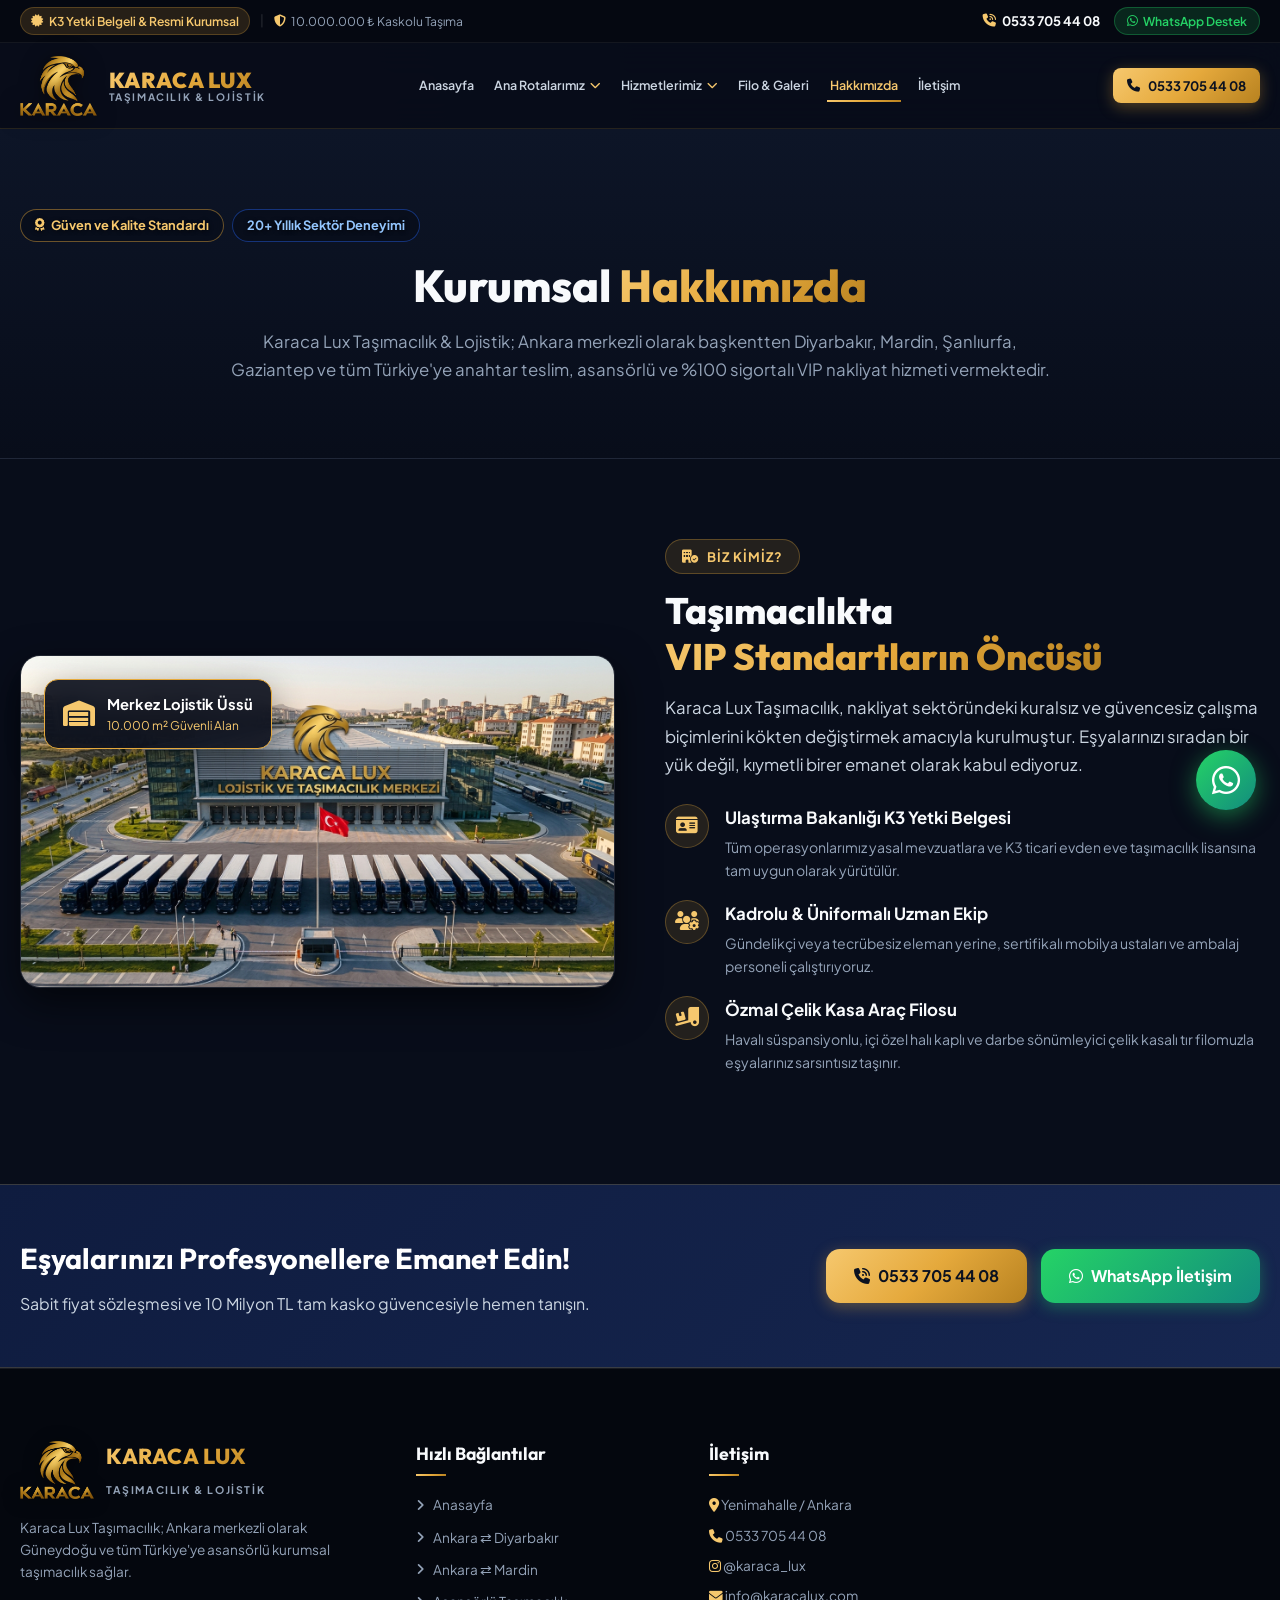
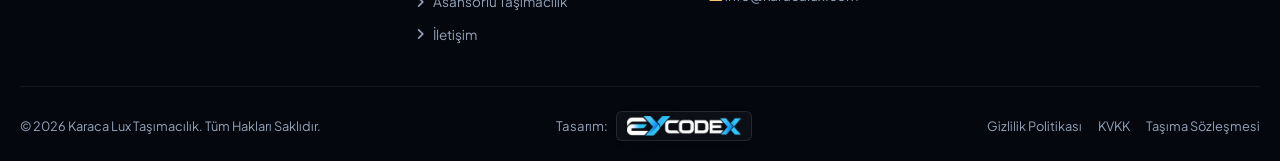
<file: hakkimizda.html>
<!DOCTYPE html>
<html lang="tr">
<head>
  <meta charset="UTF-8">
  <meta name="viewport" content="width=device-width, initial-scale=1.0">
  <title>Hakkımızda & Kurumsal Belgelerimiz | Karaca Lux Taşımacılık</title>
  <meta name="description" content="Karaca Lux Taşımacılık kurumsal firma profili: K3 yetki belgemiz, 10 Milyon TL nakliyat sigorta güvencemiz, 10.000 m² Ankara lojistik merkezimiz ve özmal araç filomuz. Tel: 0533 705 44 08">
  <meta name="keywords" content="karaca lux taşımacılık hakkımızda, k3 yetki belgeli nakliye firmaları, ankara kurumsal taşımacılık, güvenilir evden eve nakliyat ankara, kaskolu nakliye şirketi">
  <meta name="robots" content="index, follow, max-snippet:-1, max-image-preview:large, max-video-preview:-1">
  <meta name="author" content="Karaca Lux Taşımacılık & Lojistik">
  <link rel="canonical" href="https://karacalux.com/hakkimizda.html">

  <meta property="og:type" content="website">
  <meta property="og:locale" content="tr_TR">
  <meta property="og:site_name" content="Karaca Lux Taşımacılık">
  <meta property="og:title" content="Hakkımızda | Karaca Lux Taşımacılık & Lojistik">
  <meta property="og:description" content="Ankara merkezli kurumsal altyapımız, lisanslarımız ve VIP nakliyat standartlarımız.">
  <meta property="og:url" content="https://karacalux.com/hakkimizda.html">
  <meta property="og:image" content="https://karacalux.com/images/lojistik.jpg">

  <meta name="theme-color" content="#080d1a">
  <link rel="icon" type="image/png" href="images/karacalogo.png">
  <link rel="apple-touch-icon" href="images/karacalogo.png">
  
  <link rel="preconnect" href="https://fonts.googleapis.com">
  <link rel="preconnect" href="https://fonts.gstatic.com" crossorigin>
  <link href="https://fonts.googleapis.com/css2?family=Outfit:wght@400;500;600;700;800;900&family=Plus+Jakarta+Sans:wght@300;400;500;600;700;800&display=swap" rel="stylesheet">
  <link rel="stylesheet" href="https://cdnjs.cloudflare.com/ajax/libs/font-awesome/6.5.1/css/all.min.css">
  <link rel="stylesheet" href="style.css?v=3.2">
</head>
<body>

  <header class="top-bar">
    <div class="container top-bar-inner">
      <div class="top-bar-left">
        <span class="route-badge"><i class="fa-solid fa-certificate text-gold"></i> K3 Yetki Belgeli & Resmi Kurumsal</span>
        <span class="top-divider">|</span>
        <span class="top-info"><i class="fa-solid fa-shield-halved text-gold"></i> 10.000.000 ₺ Kaskolu Taşıma</span>
      </div>
      <div class="top-bar-right">
        <a href="tel:+905337054408" class="top-link">
          <i class="fa-solid fa-phone-volume text-gold"></i> <strong>0533 705 44 08</strong>
        </a>
        <a href="https://wa.me/905337054408?text=Merhaba,%20kurumsal%20hizmetleriniz%20hakk%C4%B1nda%20bilgi%20almak%20istiyorum." target="_blank" class="top-whatsapp-btn">
          <i class="fa-brands fa-whatsapp"></i> WhatsApp Destek
        </a>
      </div>
    </div>
  </header>

  <nav class="main-nav" id="mainNavbar">
    <div class="container nav-inner">
      <a href="/" class="brand-logo">
        <img src="images/karacalogo.png" alt="Karaca Lux Logo" class="logo-img">
        <div class="brand-text">
          <span class="brand-name">KARACA LUX</span>
          <span class="brand-sub">TAŞIMACILIK & LOJİSTİK</span>
        </div>
      </a>

      <div class="nav-menu" id="navMenu">
        <a href="/" class="nav-link">Anasayfa</a>
        
        <div class="nav-dropdown">
          <a href="/#rotalar" class="nav-link nav-dropdown-toggle">
            <span>Ana Rotalarımız</span> <i class="fa-solid fa-chevron-down"></i>
          </a>
          <div class="nav-dropdown-menu">
            <a href="ankara-diyarbakir-nakliyat.html" class="dropdown-item">
              <i class="fa-solid fa-location-dot"></i> Ankara ⇄ Diyarbakır
            </a>
            <a href="ankara-mardin-nakliyat.html" class="dropdown-item">
              <i class="fa-solid fa-location-dot"></i> Ankara ⇄ Mardin
            </a>
            <a href="ankara-sanliurfa-nakliyat.html" class="dropdown-item">
              <i class="fa-solid fa-location-dot"></i> Ankara ⇄ Şanlıurfa
            </a>
            <a href="ankara-gaziantep-nakliyat.html" class="dropdown-item">
              <i class="fa-solid fa-location-dot"></i> Ankara ⇄ Gaziantep
            </a>
            <div class="dropdown-divider"></div>
            <a href="/#rotalar" class="dropdown-item">
              <i class="fa-solid fa-route"></i> Tüm Rotalar & İller
            </a>
          </div>
        </div>

        <div class="nav-dropdown">
          <a href="/#hizmetler" class="nav-link nav-dropdown-toggle">
            <span>Hizmetlerimiz</span> <i class="fa-solid fa-chevron-down"></i>
          </a>
          <div class="nav-dropdown-menu">
            <a href="asansorlu-nakliyat.html" class="dropdown-item">
              <i class="fa-solid fa-elevator"></i> Asansörlü Taşımacılık
            </a>
            <a href="/#hizmetler" class="dropdown-item">
              <i class="fa-solid fa-truck-fast"></i> Şehirler Arası Nakliyat
            </a>
            <a href="/#asansorlu" class="dropdown-item">
              <i class="fa-solid fa-box-open"></i> VIP Kraft Paketleme
            </a>
          </div>
        </div>

        <a href="/#galeri" class="nav-link">Filo & Galeri</a>
        <a href="hakkimizda.html" class="nav-link active">Hakkımızda</a>
        <a href="iletisim.html" class="nav-link">İletişim</a>
      </div>

      <div class="nav-actions">
        <a href="tel:+905337054408" class="btn btn-primary btn-sm btn-pulse">
          <i class="fa-solid fa-phone"></i> <span>0533 705 44 08</span>
        </a>
        <button class="mobile-toggle" id="mobileMenuBtn" aria-label="Menüyü Aç">
          <span></span><span></span><span></span>
        </button>
      </div>
    </div>
  </nav>

  <div class="mobile-drawer" id="mobileDrawer">
    <div class="drawer-header">
      <div class="brand-logo">
        <img src="images/karacalogo.png" alt="Karaca Lux Logo" class="logo-img" style="height: 48px;">
        <div class="brand-text">
          <span class="brand-name">KARACA LUX</span>
          <span class="brand-sub">TAŞIMACILIK & LOJİSTİK</span>
        </div>
      </div>
      <button class="drawer-close" id="drawerCloseBtn">&times;</button>
    </div>
    <div class="drawer-links">
      <a href="/" class="drawer-link">Anasayfa</a>

      <div class="drawer-dropdown">
        <button class="drawer-dropdown-toggle">
          <span><i class="fa-solid fa-route text-gold"></i> Ana Rotalarımız</span>
          <i class="fa-solid fa-chevron-down"></i>
        </button>
        <div class="drawer-submenu">
          <a href="ankara-diyarbakir-nakliyat.html" class="drawer-sublink">Ankara ⇄ Diyarbakır</a>
          <a href="ankara-mardin-nakliyat.html" class="drawer-sublink">Ankara ⇄ Mardin</a>
          <a href="ankara-sanliurfa-nakliyat.html" class="drawer-sublink">Ankara ⇄ Şanlıurfa</a>
          <a href="ankara-gaziantep-nakliyat.html" class="drawer-sublink">Ankara ⇄ Gaziantep</a>
          <a href="/#rotalar" class="drawer-sublink">Tüm Rotaları İncele</a>
        </div>
      </div>

      <div class="drawer-dropdown">
        <button class="drawer-dropdown-toggle">
          <span><i class="fa-solid fa-truck-fast text-gold"></i> Hizmetlerimiz</span>
          <i class="fa-solid fa-chevron-down"></i>
        </button>
        <div class="drawer-submenu">
          <a href="asansorlu-nakliyat.html" class="drawer-sublink">Asansörlü Taşımacılık</a>
          <a href="/#hizmetler" class="drawer-sublink">Şehirler Arası Nakliyat</a>
          <a href="/#asansorlu" class="drawer-sublink">VIP Kraft Paketleme</a>
        </div>
      </div>

      <a href="/#galeri" class="drawer-link">Filo & Galeri</a>
      <a href="hakkimizda.html" class="drawer-link active">Kurumsal / Hakkımızda</a>
      <a href="iletisim.html" class="drawer-link">İletişim Bilgileri</a>
    </div>
    <div class="drawer-footer">
      <a href="tel:+905337054408" class="btn btn-primary w-100 mb-2">
        <i class="fa-solid fa-phone"></i> Hemen Ara: 0533 705 44 08
      </a>
      <a href="https://wa.me/905337054408" target="_blank" class="btn btn-whatsapp w-100">
        <i class="fa-brands fa-whatsapp"></i> WhatsApp Danışma
      </a>
    </div>
  </div>
  <div class="drawer-overlay" id="drawerOverlay"></div>

  <!-- Hero Header -->
  <section class="page-header-section" style="padding: 80px 0 50px 0; background: linear-gradient(180deg, #0d1527 0%, #080d1a 100%); border-bottom: 1px solid var(--border-subtle);">
    <div class="container text-center">
      <div class="hero-tag-wrap justify-content-center mb-3">
        <span class="hero-tag"><i class="fa-solid fa-award text-gold"></i> Güven ve Kalite Standardı</span>
        <span class="hero-route-tag">20+ Yıllık Sektör Deneyimi</span>
      </div>
      <h1 class="section-title" style="font-size: clamp(2rem, 3.5vw, 2.9rem);">
        Kurumsal <span class="gradient-text">Hakkımızda</span>
      </h1>
      <p class="section-desc" style="max-width: 820px; margin: 0 auto 24px auto;">
        Karaca Lux Taşımacılık & Lojistik; Ankara merkezli olarak başkentten Diyarbakır, Mardin, Şanlıurfa, Gaziantep ve tüm Türkiye'ye anahtar teslim, asansörlü ve %100 sigortalı VIP nakliyat hizmeti vermektedir.
      </p>
    </div>
  </section>

  <!-- Corporate Story & Infrastructure -->
  <section class="visual-showcase-section" style="padding: 80px 0; background: var(--bg-primary);">
    <div class="container">
      <div class="showcase-grid">
        <div class="showcase-image-col">
          <div class="image-stack">
            <img src="images/lojistik.jpg" alt="Karaca Lux Ankara Lojistik Merkezi" class="showcase-main-img img-rounded">
            <div class="floating-badge-lift">
              <i class="fa-solid fa-warehouse text-gold"></i>
              <div>
                <strong>Merkez Lojistik Üssü</strong>
                <span>10.000 m² Güvenli Alan</span>
              </div>
            </div>
          </div>
        </div>
        <div class="showcase-text-col">
          <span class="section-subtitle"><i class="fa-solid fa-building-circle-check"></i> BİZ KİMİZ?</span>
          <h2 class="section-title">Taşımacılıkta <span class="gradient-text">VIP Standartların Öncüsü</span></h2>
          <p class="lead-text">
            Karaca Lux Taşımacılık, nakliyat sektöründeki kuralsız ve güvencesiz çalışma biçimlerini kökten değiştirmek amacıyla kurulmuştur. Eşyalarınızı sıradan bir yük değil, kıymetli birer emanet olarak kabul ediyoruz.
          </p>
          <div class="advantage-list">
            <div class="adv-item">
              <div class="adv-icon"><i class="fa-solid fa-id-card"></i></div>
              <div class="adv-info">
                <h4>Ulaştırma Bakanlığı K3 Yetki Belgesi</h4>
                <p>Tüm operasyonlarımız yasal mevzuatlara ve K3 ticari evden eve taşımacılık lisansına tam uygun olarak yürütülür.</p>
              </div>
            </div>
            <div class="adv-item">
              <div class="adv-icon"><i class="fa-solid fa-users-gear"></i></div>
              <div class="adv-info">
                <h4>Kadrolu & Üniformalı Uzman Ekip</h4>
                <p>Gündelikçi veya tecrübesiz eleman yerine, sertifikalı mobilya ustaları ve ambalaj personeli çalıştırıyoruz.</p>
              </div>
            </div>
            <div class="adv-item">
              <div class="adv-icon"><i class="fa-solid fa-truck-ramp-box"></i></div>
              <div class="adv-info">
                <h4>Özmal Çelik Kasa Araç Filosu</h4>
                <p>Havalı süspansiyonlu, içi özel halı kaplı ve darbe sönümleyici çelik kasalı tır filomuzla eşyalarınız sarsıntısız taşınır.</p>
              </div>
            </div>
          </div>
        </div>
      </div>
    </div>
  </section>

  <!-- CTA Banner -->
  <section class="cta-banner-section">
    <div class="container">
      <div class="cta-banner-inner">
        <div class="cta-text">
          <h2>Eşyalarınızı Profesyonellere Emanet Edin!</h2>
          <p>Sabit fiyat sözleşmesi ve 10 Milyon TL tam kasko güvencesiyle hemen tanışın.</p>
        </div>
        <div class="cta-buttons">
          <a href="tel:+905337054408" class="btn btn-primary btn-lg"><i class="fa-solid fa-phone-volume"></i> 0533 705 44 08</a>
          <a href="https://wa.me/905337054408" target="_blank" class="btn btn-whatsapp btn-lg"><i class="fa-brands fa-whatsapp"></i> WhatsApp İletişim</a>
        </div>
      </div>
    </div>
  </section>

  <!-- Footer -->
  <footer class="main-footer">
    <div class="container">
      <div class="footer-grid">
        <div class="footer-col brand-col">
          <div class="footer-logo">
            <img src="images/karacalogo.png" alt="Karaca Lux Logo" class="footer-logo-img">
            <div><span class="f-brand-name">KARACA LUX</span><span class="f-brand-sub">TAŞIMACILIK & LOJİSTİK</span></div>
          </div>
          <p class="footer-about">Karaca Lux Taşımacılık; Ankara merkezli olarak Güneydoğu ve tüm Türkiye'ye asansörlü kurumsal taşımacılık sağlar.</p>
        </div>
        <div class="footer-col">
          <h4 class="footer-title">Hızlı Bağlantılar</h4>
          <ul class="footer-links">
            <li><a href="/"><i class="fa-solid fa-angle-right"></i> Anasayfa</a></li>
            <li><a href="ankara-diyarbakir-nakliyat.html"><i class="fa-solid fa-angle-right"></i> Ankara ⇄ Diyarbakır</a></li>
            <li><a href="ankara-mardin-nakliyat.html"><i class="fa-solid fa-angle-right"></i> Ankara ⇄ Mardin</a></li>
            <li><a href="asansorlu-nakliyat.html"><i class="fa-solid fa-angle-right"></i> Asansörlü Taşımacılık</a></li>
            <li><a href="iletisim.html"><i class="fa-solid fa-angle-right"></i> İletişim</a></li>
          </ul>
        </div>
        <div class="footer-col">
          <h4 class="footer-title">İletişim</h4>
          <div class="footer-contact-info">
            <p><i class="fa-solid fa-location-dot text-gold"></i> Yenimahalle / Ankara</p>
            <p><i class="fa-solid fa-phone text-gold"></i> 0533 705 44 08</p>
            <p><i class="fa-brands fa-instagram text-gold"></i> <a href="https://www.instagram.com/karaca_lux/" target="_blank" rel="noopener noreferrer" style="color: inherit;">@karaca_lux</a></p>
            <p><i class="fa-solid fa-envelope text-gold"></i> <a href="mailto:info@karacalux.com" style="color: inherit;">info@karacalux.com</a></p>
          </div>
        </div>
      </div>
      <div class="footer-bottom">
        <p>&copy; 2026 Karaca Lux Taşımacılık. Tüm Hakları Saklıdır.</p>
        <div class="footer-credit">
          <span>Tasarım:</span>
          <a href="https://www.eycodex.com" target="_blank" rel="noopener noreferrer" class="creator-link" title="EyCodeX Web Tasarım & Yazılım">
            <img src="images/eycodex.png" alt="EyCodeX" class="creator-logo-img">
          </a>
        </div>
        <div class="footer-bottom-links">
          <a href="gizlilik-politikasi.html">Gizlilik Politikası</a>
          <a href="kvkk-aydinlatma.html">KVKK</a>
          <a href="tasima-sozlesmesi.html">Taşıma Sözleşmesi</a>
        </div>
      </div>
    </div>
  </footer>

  <a href="https://wa.me/905337054408" target="_blank" class="floating-wa-btn">
    <i class="fa-brands fa-whatsapp"></i>
    <span class="wa-tooltip">Canlı Destek</span>
  </a>
  <div class="mobile-sticky-bar">
    <a href="tel:+905337054408" class="mob-btn mob-call"><i class="fa-solid fa-phone"></i><span>Hemen Ara</span></a>
    <a href="https://wa.me/905337054408" target="_blank" class="mob-btn mob-wa"><i class="fa-brands fa-whatsapp"></i><span>WhatsApp</span></a>
    <a href="tel:+905337054408" class="mob-btn"><i class="fa-solid fa-phone text-gold"></i><span>İletişim</span></a>
  </div>
  <script src="script.js?v=3.2"></script>
</body>
</html>
</file>
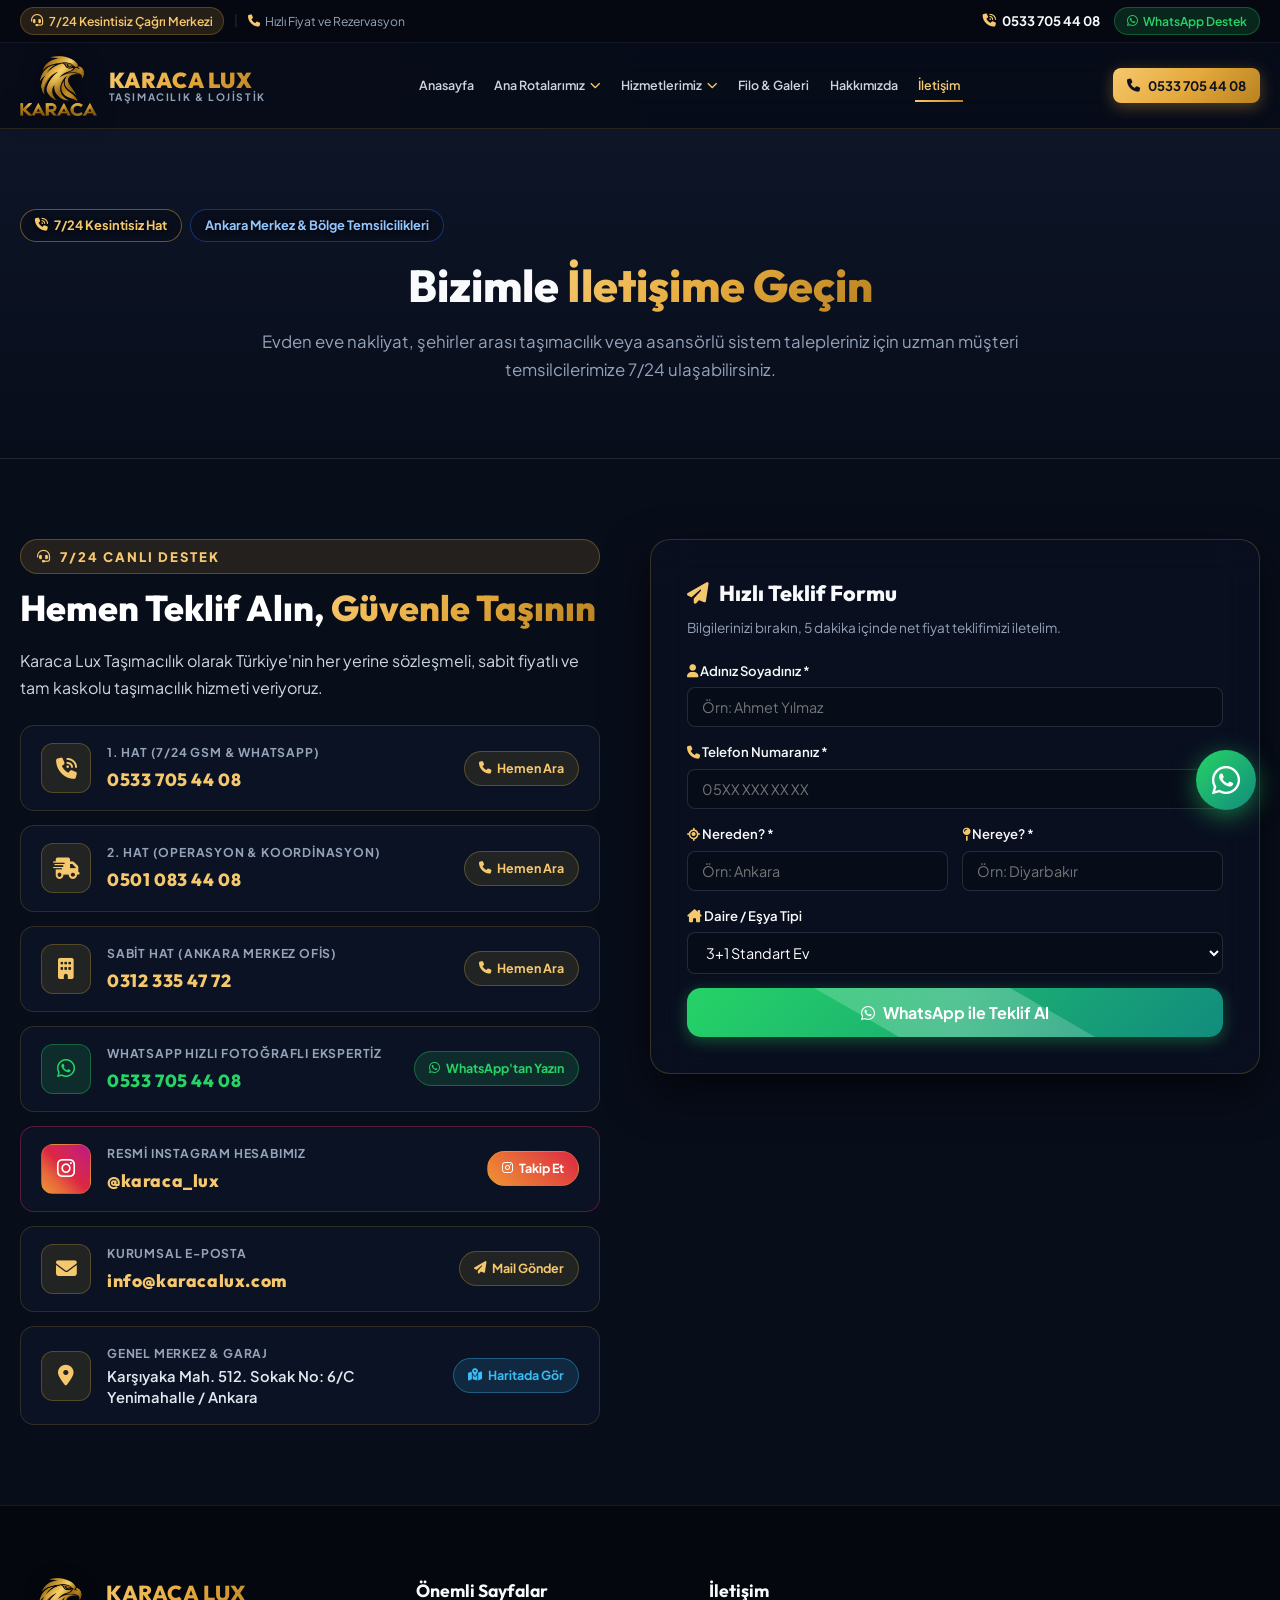
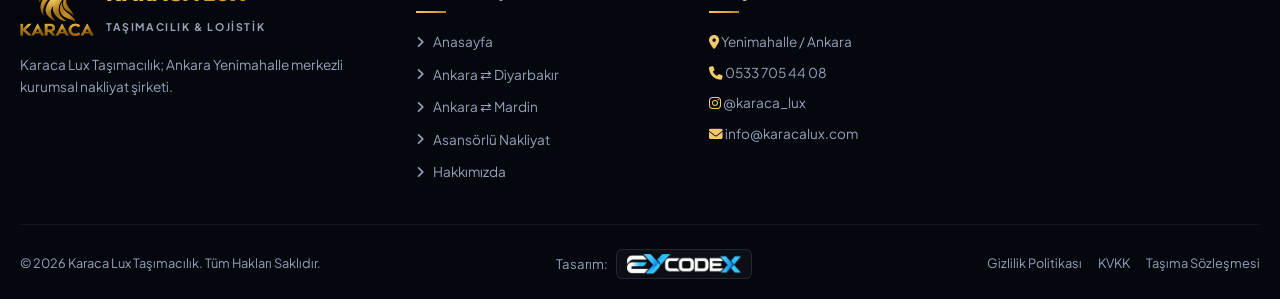
<file: iletisim.html>
<!DOCTYPE html>
<html lang="tr">
<head>
  <meta charset="UTF-8">
  <meta name="viewport" content="width=device-width, initial-scale=1.0">
  <title>İletişim & Şubelerimiz | Karaca Lux Taşımacılık Ankara & Güneydoğu</title>
  <meta name="description" content="Karaca Lux Taşımacılık 7/24 iletişim ve şube bilgileri: 0533 705 44 08 - 0501 083 44 08 - 0312 335 47 72. Ankara Yenimahalle merkez ve Güneydoğu temsilciliklerimizle anında fiyat teklifi alın.">
  <meta name="keywords" content="karaca lux taşımacılık iletişim, karaca nakliyat telefon, ankara evden eve nakliyat iletişim, diyarbakır nakliyat telefon, mardin nakliyat adres, yenimahalle nakliyat telefon">
  <meta name="robots" content="index, follow, max-snippet:-1, max-image-preview:large, max-video-preview:-1">
  <meta name="author" content="Karaca Lux Taşımacılık & Lojistik">
  <link rel="canonical" href="https://karacalux.com/iletisim.html">

  <meta property="og:type" content="website">
  <meta property="og:locale" content="tr_TR">
  <meta property="og:site_name" content="Karaca Lux Taşımacılık">
  <meta property="og:title" content="İletişim & Şubelerimiz | Karaca Lux Taşımacılık">
  <meta property="og:description" content="7/24 Çağrı Merkezi ve WhatsApp Danışma Hattı: 0533 705 44 08">
  <meta property="og:url" content="https://karacalux.com/iletisim.html">
  <meta property="og:image" content="https://karacalux.com/images/hero.jpg">

  <meta name="theme-color" content="#080d1a">
  <link rel="icon" type="image/png" href="images/karacalogo.png">
  <link rel="apple-touch-icon" href="images/karacalogo.png">
  
  <link rel="preconnect" href="https://fonts.googleapis.com">
  <link rel="preconnect" href="https://fonts.gstatic.com" crossorigin>
  <link href="https://fonts.googleapis.com/css2?family=Outfit:wght@400;500;600;700;800;900&family=Plus+Jakarta+Sans:wght@300;400;500;600;700;800&display=swap" rel="stylesheet">
  <link rel="stylesheet" href="https://cdnjs.cloudflare.com/ajax/libs/font-awesome/6.5.1/css/all.min.css">
  <link rel="stylesheet" href="style.css?v=3.2">

  <script type="application/ld+json">
  {
    "@context": "https://schema.org",
    "@type": "ContactPage",
    "mainEntity": {
      "@type": "MovingCompany",
      "name": "Karaca Lux Taşımacılık & Lojistik",
      "telephone": "+905337054408",
      "email": "info@karacalux.com",
      "address": {
        "@type": "PostalAddress",
        "streetAddress": "Yenimahalle Merkez",
        "addressLocality": "Yenimahalle",
        "addressRegion": "Ankara",
        "addressCountry": "TR"
      }
    }
  }
  </script>
</head>
<body>

  <header class="top-bar">
    <div class="container top-bar-inner">
      <div class="top-bar-left">
        <span class="route-badge"><i class="fa-solid fa-headset text-gold"></i> 7/24 Kesintisiz Çağrı Merkezi</span>
        <span class="top-divider">|</span>
        <span class="top-info"><i class="fa-solid fa-phone text-gold"></i> Hızlı Fiyat ve Rezervasyon</span>
      </div>
      <div class="top-bar-right">
        <a href="tel:+905337054408" class="top-link">
          <i class="fa-solid fa-phone-volume text-gold"></i> <strong>0533 705 44 08</strong>
        </a>
        <a href="https://wa.me/905337054408?text=Merhaba,%20ileti%C5%9Fime%20ge%C3%A7mek%20istiyorum." target="_blank" class="top-whatsapp-btn">
          <i class="fa-brands fa-whatsapp"></i> WhatsApp Destek
        </a>
      </div>
    </div>
  </header>

  <nav class="main-nav" id="mainNavbar">
    <div class="container nav-inner">
      <a href="/" class="brand-logo">
        <img src="images/karacalogo.png" alt="Karaca Lux Logo" class="logo-img">
        <div class="brand-text">
          <span class="brand-name">KARACA LUX</span>
          <span class="brand-sub">TAŞIMACILIK & LOJİSTİK</span>
        </div>
      </a>

      <div class="nav-menu" id="navMenu">
        <a href="/" class="nav-link">Anasayfa</a>
        
        <div class="nav-dropdown">
          <a href="/#rotalar" class="nav-link nav-dropdown-toggle">
            <span>Ana Rotalarımız</span> <i class="fa-solid fa-chevron-down"></i>
          </a>
          <div class="nav-dropdown-menu">
            <a href="ankara-diyarbakir-nakliyat.html" class="dropdown-item">
              <i class="fa-solid fa-location-dot"></i> Ankara ⇄ Diyarbakır
            </a>
            <a href="ankara-mardin-nakliyat.html" class="dropdown-item">
              <i class="fa-solid fa-location-dot"></i> Ankara ⇄ Mardin
            </a>
            <a href="ankara-sanliurfa-nakliyat.html" class="dropdown-item">
              <i class="fa-solid fa-location-dot"></i> Ankara ⇄ Şanlıurfa
            </a>
            <a href="ankara-gaziantep-nakliyat.html" class="dropdown-item">
              <i class="fa-solid fa-location-dot"></i> Ankara ⇄ Gaziantep
            </a>
            <div class="dropdown-divider"></div>
            <a href="/#rotalar" class="dropdown-item">
              <i class="fa-solid fa-route"></i> Tüm Rotalar & İller
            </a>
          </div>
        </div>

        <div class="nav-dropdown">
          <a href="/#hizmetler" class="nav-link nav-dropdown-toggle">
            <span>Hizmetlerimiz</span> <i class="fa-solid fa-chevron-down"></i>
          </a>
          <div class="nav-dropdown-menu">
            <a href="asansorlu-nakliyat.html" class="dropdown-item">
              <i class="fa-solid fa-elevator"></i> Asansörlü Taşımacılık
            </a>
            <a href="/#hizmetler" class="dropdown-item">
              <i class="fa-solid fa-truck-fast"></i> Şehirler Arası Nakliyat
            </a>
            <a href="/#asansorlu" class="dropdown-item">
              <i class="fa-solid fa-box-open"></i> VIP Kraft Paketleme
            </a>
          </div>
        </div>

        <a href="/#galeri" class="nav-link">Filo & Galeri</a>
        <a href="hakkimizda.html" class="nav-link">Hakkımızda</a>
        <a href="iletisim.html" class="nav-link active">İletişim</a>
      </div>

      <div class="nav-actions">
        <a href="tel:+905337054408" class="btn btn-primary btn-sm btn-pulse">
          <i class="fa-solid fa-phone"></i> <span>0533 705 44 08</span>
        </a>
        <button class="mobile-toggle" id="mobileMenuBtn" aria-label="Menüyü Aç">
          <span></span><span></span><span></span>
        </button>
      </div>
    </div>
  </nav>

  <div class="mobile-drawer" id="mobileDrawer">
    <div class="drawer-header">
      <div class="brand-logo">
        <img src="images/karacalogo.png" alt="Karaca Lux Logo" class="logo-img" style="height: 48px;">
        <div class="brand-text">
          <span class="brand-name">KARACA LUX</span>
          <span class="brand-sub">TAŞIMACILIK & LOJİSTİK</span>
        </div>
      </div>
      <button class="drawer-close" id="drawerCloseBtn">&times;</button>
    </div>
    <div class="drawer-links">
      <a href="/" class="drawer-link">Anasayfa</a>

      <div class="drawer-dropdown">
        <button class="drawer-dropdown-toggle">
          <span><i class="fa-solid fa-route text-gold"></i> Ana Rotalarımız</span>
          <i class="fa-solid fa-chevron-down"></i>
        </button>
        <div class="drawer-submenu">
          <a href="ankara-diyarbakir-nakliyat.html" class="drawer-sublink">Ankara ⇄ Diyarbakır</a>
          <a href="ankara-mardin-nakliyat.html" class="drawer-sublink">Ankara ⇄ Mardin</a>
          <a href="ankara-sanliurfa-nakliyat.html" class="drawer-sublink">Ankara ⇄ Şanlıurfa</a>
          <a href="ankara-gaziantep-nakliyat.html" class="drawer-sublink">Ankara ⇄ Gaziantep</a>
          <a href="/#rotalar" class="drawer-sublink">Tüm Rotaları İncele</a>
        </div>
      </div>

      <div class="drawer-dropdown">
        <button class="drawer-dropdown-toggle">
          <span><i class="fa-solid fa-truck-fast text-gold"></i> Hizmetlerimiz</span>
          <i class="fa-solid fa-chevron-down"></i>
        </button>
        <div class="drawer-submenu">
          <a href="asansorlu-nakliyat.html" class="drawer-sublink">Asansörlü Taşımacılık</a>
          <a href="/#hizmetler" class="drawer-sublink">Şehirler Arası Nakliyat</a>
          <a href="/#asansorlu" class="drawer-sublink">VIP Kraft Paketleme</a>
        </div>
      </div>

      <a href="/#galeri" class="drawer-link">Filo & Galeri</a>
      <a href="hakkimizda.html" class="drawer-link">Kurumsal / Hakkımızda</a>
      <a href="iletisim.html" class="drawer-link active">İletişim Bilgileri</a>
    </div>
    <div class="drawer-footer">
      <a href="tel:+905337054408" class="btn btn-primary w-100 mb-2">
        <i class="fa-solid fa-phone"></i> Hemen Ara: 0533 705 44 08
      </a>
      <a href="https://wa.me/905337054408" target="_blank" class="btn btn-whatsapp w-100">
        <i class="fa-brands fa-whatsapp"></i> WhatsApp Danışma
      </a>
    </div>
  </div>
  <div class="drawer-overlay" id="drawerOverlay"></div>

  <!-- Hero Header -->
  <section class="page-header-section" style="padding: 80px 0 50px 0; background: linear-gradient(180deg, #0d1527 0%, #080d1a 100%); border-bottom: 1px solid var(--border-subtle);">
    <div class="container text-center">
      <div class="hero-tag-wrap justify-content-center mb-3">
        <span class="hero-tag"><i class="fa-solid fa-phone-volume text-gold"></i> 7/24 Kesintisiz Hat</span>
        <span class="hero-route-tag">Ankara Merkez & Bölge Temsilcilikleri</span>
      </div>
      <h1 class="section-title" style="font-size: clamp(2rem, 3.5vw, 2.9rem);">
        Bizimle <span class="gradient-text">İletişime Geçin</span>
      </h1>
      <p class="section-desc" style="max-width: 820px; margin: 0 auto 24px auto;">
        Evden eve nakliyat, şehirler arası taşımacılık veya asansörlü sistem talepleriniz için uzman müşteri temsilcilerimize 7/24 ulaşabilirsiniz.
      </p>
    </div>
  </section>

  <!-- Contact Cards Grid -->
  <section class="contact-section" style="padding: 80px 0; background: var(--bg-primary);">
    <div class="container">
      <div class="contact-grid">
        <!-- Contact Information -->
        <div class="contact-info-col">
          <span class="section-subtitle"><i class="fa-solid fa-headset"></i> 7/24 CANLI DESTEK</span>
          <h2 class="section-title">Hemen Teklif Alın, <span class="gradient-text">Güvenle Taşının</span></h2>
          <p class="lead-text">
            Karaca Lux Taşımacılık olarak Türkiye'nin her yerine sözleşmeli, sabit fiyatlı ve tam kaskolu taşımacılık hizmeti veriyoruz.
          </p>

          <div class="contact-methods">
            <a href="tel:+905337054408" class="contact-method-card">
              <div class="c-icon"><i class="fa-solid fa-phone-volume"></i></div>
              <div class="c-details">
                <span class="c-label">1. Hat (7/24 GSM & WhatsApp)</span>
                <span class="c-value">0533 705 44 08</span>
              </div>
              <span class="c-action-btn"><i class="fa-solid fa-phone"></i> Hemen Ara</span>
            </a>

            <a href="tel:+905010834408" class="contact-method-card">
              <div class="c-icon"><i class="fa-solid fa-truck-fast"></i></div>
              <div class="c-details">
                <span class="c-label">2. Hat (Operasyon & Koordinasyon)</span>
                <span class="c-value">0501 083 44 08</span>
              </div>
              <span class="c-action-btn"><i class="fa-solid fa-phone"></i> Hemen Ara</span>
            </a>

            <a href="tel:03123354772" class="contact-method-card">
              <div class="c-icon"><i class="fa-solid fa-building"></i></div>
              <div class="c-details">
                <span class="c-label">Sabit Hat (Ankara Merkez Ofis)</span>
                <span class="c-value">0312 335 47 72</span>
              </div>
              <span class="c-action-btn"><i class="fa-solid fa-phone"></i> Hemen Ara</span>
            </a>

            <a href="https://wa.me/905337054408?text=Merhaba,%20nakliyat%20i%C3%A7in%20foto%C4%9Fraf%20g%C3%B6ndermek%20ve%20fiyat%20almak%20istiyorum." target="_blank" class="contact-method-card wa-method-card">
              <div class="c-icon"><i class="fa-brands fa-whatsapp"></i></div>
              <div class="c-details">
                <span class="c-label">WhatsApp Hızlı Fotoğraflı Ekspertiz</span>
                <span class="c-value" style="color: #25d366;">0533 705 44 08</span>
              </div>
              <span class="c-action-btn wa-btn-badge"><i class="fa-brands fa-whatsapp"></i> WhatsApp'tan Yazın</span>
            </a>

            <a href="https://www.instagram.com/karaca_lux/" target="_blank" rel="noopener noreferrer" class="contact-method-card" style="border-color: rgba(225, 48, 108, 0.35);">
              <div class="c-icon" style="background: linear-gradient(45deg, #f09433 0%, #e6683c 25%, #dc2743 50%, #cc2366 75%, #bc1888 100%); color: #fff;"><i class="fa-brands fa-instagram"></i></div>
              <div class="c-details">
                <span class="c-label">Resmi Instagram Hesabımız</span>
                <span class="c-value" style="color: #f6c86e;">@karaca_lux</span>
              </div>
              <span class="c-action-btn" style="background: linear-gradient(45deg, #f09433, #dc2743); color: #fff;"><i class="fa-brands fa-instagram"></i> Takip Et</span>
            </a>

            <a href="mailto:info@karacalux.com" class="contact-method-card">
              <div class="c-icon"><i class="fa-solid fa-envelope"></i></div>
              <div class="c-details">
                <span class="c-label">Kurumsal E-Posta</span>
                <span class="c-value">info@karacalux.com</span>
              </div>
              <span class="c-action-btn"><i class="fa-solid fa-paper-plane"></i> Mail Gönder</span>
            </a>

            <div class="contact-method-card">
              <div class="c-icon"><i class="fa-solid fa-location-dot"></i></div>
              <div class="c-details">
                <span class="c-label">Genel Merkez & Garaj</span>
                <span class="c-text">Karşıyaka Mah. 512. Sokak No: 6/C Yenimahalle / Ankara</span>
              </div>
              <a href="https://maps.google.com/?q=Karşıyaka+Yenimahalle+Ankara" target="_blank" class="c-action-btn map-btn-badge">
                <i class="fa-solid fa-map-location-dot"></i> Haritada Gör
              </a>
            </div>
          </div>
        </div>

        <!-- Direct Quote Form -->
        <div class="contact-form-col">
          <div class="contact-form-card glass-panel">
            <div class="form-title-wrap">
              <h3 class="form-card-title"><i class="fa-solid fa-paper-plane text-gold"></i> Hızlı Teklif Formu</h3>
              <p class="form-card-sub">Bilgilerinizi bırakın, 5 dakika içinde net fiyat teklifimizi iletelim.</p>
            </div>

            <form id="contactForm" onsubmit="event.preventDefault(); submitContactForm();">
              <div class="form-group mb-3">
                <label for="cName"><i class="fa-solid fa-user text-gold"></i> Adınız Soyadınız *</label>
                <input type="text" id="cName" placeholder="Örn: Ahmet Yılmaz" required class="form-control">
              </div>

              <div class="form-group mb-3">
                <label for="cPhone"><i class="fa-solid fa-phone text-gold"></i> Telefon Numaranız *</label>
                <input type="tel" id="cPhone" placeholder="05XX XXX XX XX" required class="form-control">
              </div>

              <div class="form-row mb-3">
                <div class="form-group col-half">
                  <label for="cFromCity"><i class="fa-solid fa-location-crosshairs text-gold"></i> Nereden? *</label>
                  <input type="text" id="cFromCity" placeholder="Örn: Ankara" required class="form-control">
                </div>
                <div class="form-group col-half">
                  <label for="cToCity"><i class="fa-solid fa-map-pin text-gold"></i> Nereye? *</label>
                  <input type="text" id="cToCity" placeholder="Örn: Diyarbakır" required class="form-control">
                </div>
              </div>

              <div class="form-group mb-4">
                <label for="cHouse"><i class="fa-solid fa-house-chimney text-gold"></i> Daire / Eşya Tipi</label>
                <select id="cHouse" class="form-control">
                  <option value="3+1 Standart Ev">3+1 Standart Ev</option>
                  <option value="2+1 Daire">2+1 Daire</option>
                  <option value="1+1 Daire">1+1 Daire</option>
                  <option value="4+1 / Dubleks">4+1 / Dubleks</option>
                  <option value="Villa / Geniş Ev">Villa / Geniş Ev</option>
                  <option value="Ofis / Büro">Ofis / Büro</option>
                  <option value="Parça Eşya">Parça Eşya / Çeyiz</option>
                </select>
              </div>

              <button type="submit" class="btn btn-whatsapp w-100 btn-lg btn-glow">
                <i class="fa-brands fa-whatsapp"></i> WhatsApp ile Teklif Al
              </button>
            </form>
          </div>
        </div>
      </div>
    </div>
  </section>

  <!-- Footer -->
  <footer class="main-footer">
    <div class="container">
      <div class="footer-grid">
        <div class="footer-col brand-col">
          <div class="footer-logo">
            <img src="images/karacalogo.png" alt="Karaca Lux Logo" class="footer-logo-img">
            <div><span class="f-brand-name">KARACA LUX</span><span class="f-brand-sub">TAŞIMACILIK & LOJİSTİK</span></div>
          </div>
          <p class="footer-about">Karaca Lux Taşımacılık; Ankara Yenimahalle merkezli kurumsal nakliyat şirketi.</p>
        </div>
        <div class="footer-col">
          <h4 class="footer-title">Önemli Sayfalar</h4>
          <ul class="footer-links">
            <li><a href="/"><i class="fa-solid fa-angle-right"></i> Anasayfa</a></li>
            <li><a href="ankara-diyarbakir-nakliyat.html"><i class="fa-solid fa-angle-right"></i> Ankara ⇄ Diyarbakır</a></li>
            <li><a href="ankara-mardin-nakliyat.html"><i class="fa-solid fa-angle-right"></i> Ankara ⇄ Mardin</a></li>
            <li><a href="asansorlu-nakliyat.html"><i class="fa-solid fa-angle-right"></i> Asansörlü Nakliyat</a></li>
            <li><a href="hakkimizda.html"><i class="fa-solid fa-angle-right"></i> Hakkımızda</a></li>
          </ul>
        </div>
        <div class="footer-col">
          <h4 class="footer-title">İletişim</h4>
          <div class="footer-contact-info">
            <p><i class="fa-solid fa-location-dot text-gold"></i> Yenimahalle / Ankara</p>
            <p><i class="fa-solid fa-phone text-gold"></i> 0533 705 44 08</p>
            <p><i class="fa-brands fa-instagram text-gold"></i> <a href="https://www.instagram.com/karaca_lux/" target="_blank" rel="noopener noreferrer" style="color: inherit;">@karaca_lux</a></p>
            <p><i class="fa-solid fa-envelope text-gold"></i> <a href="mailto:info@karacalux.com" style="color: inherit;">info@karacalux.com</a></p>
          </div>
        </div>
      </div>
      <div class="footer-bottom">
        <p>&copy; 2026 Karaca Lux Taşımacılık. Tüm Hakları Saklıdır.</p>
        <div class="footer-credit">
          <span>Tasarım:</span>
          <a href="https://www.eycodex.com" target="_blank" rel="noopener noreferrer" class="creator-link" title="EyCodeX Web Tasarım & Yazılım">
            <img src="images/eycodex.png" alt="EyCodeX" class="creator-logo-img">
          </a>
        </div>
        <div class="footer-bottom-links">
          <a href="gizlilik-politikasi.html">Gizlilik Politikası</a>
          <a href="kvkk-aydinlatma.html">KVKK</a>
          <a href="tasima-sozlesmesi.html">Taşıma Sözleşmesi</a>
        </div>
      </div>
    </div>
  </footer>

  <a href="https://wa.me/905337054408" target="_blank" class="floating-wa-btn">
    <i class="fa-brands fa-whatsapp"></i>
    <span class="wa-tooltip">Canlı WhatsApp</span>
  </a>
  <div class="mobile-sticky-bar">
    <a href="tel:+905337054408" class="mob-btn mob-call"><i class="fa-solid fa-phone"></i><span>Hemen Ara</span></a>
    <a href="https://wa.me/905337054408" target="_blank" class="mob-btn mob-wa"><i class="fa-brands fa-whatsapp"></i><span>WhatsApp</span></a>
    <a href="tel:+905337054408" class="mob-btn"><i class="fa-solid fa-phone text-gold"></i><span>İletişim</span></a>
  </div>
  <script src="script.js?v=3.2"></script>
</body>
</html>
</file>
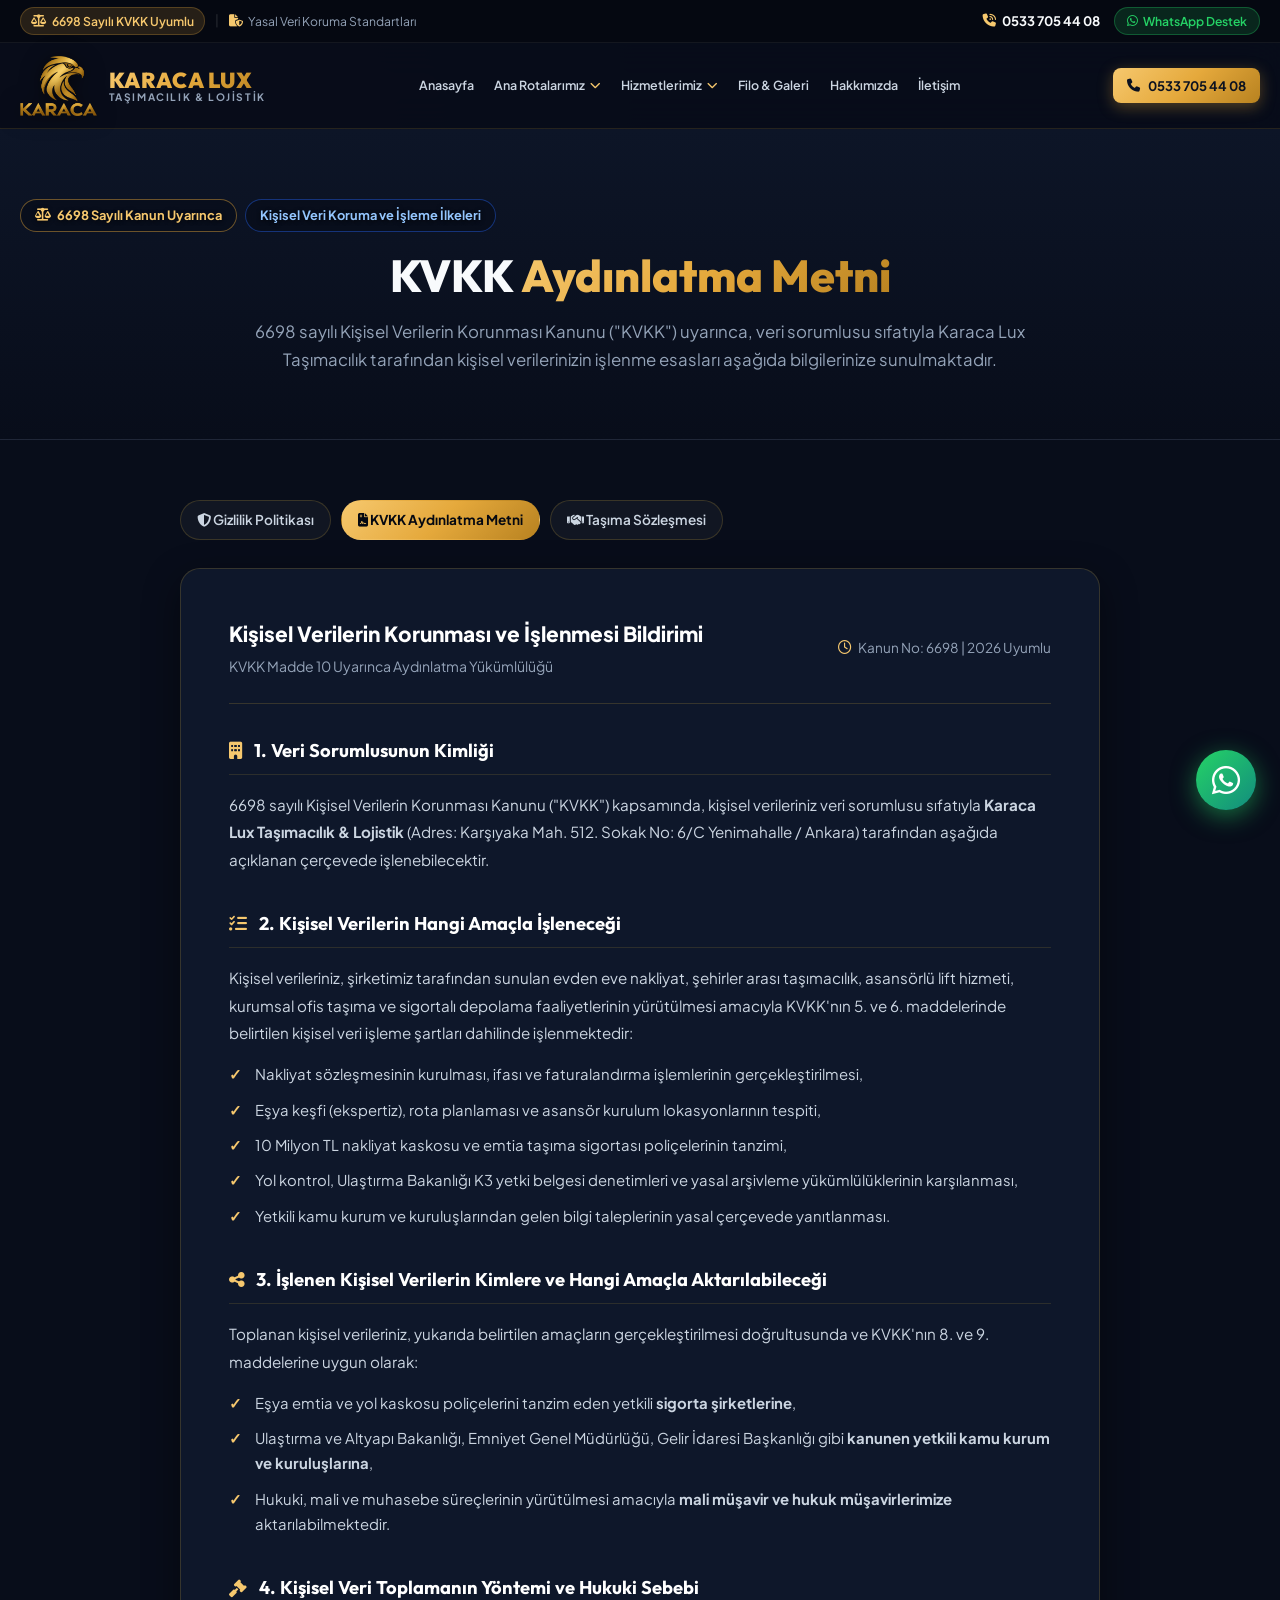
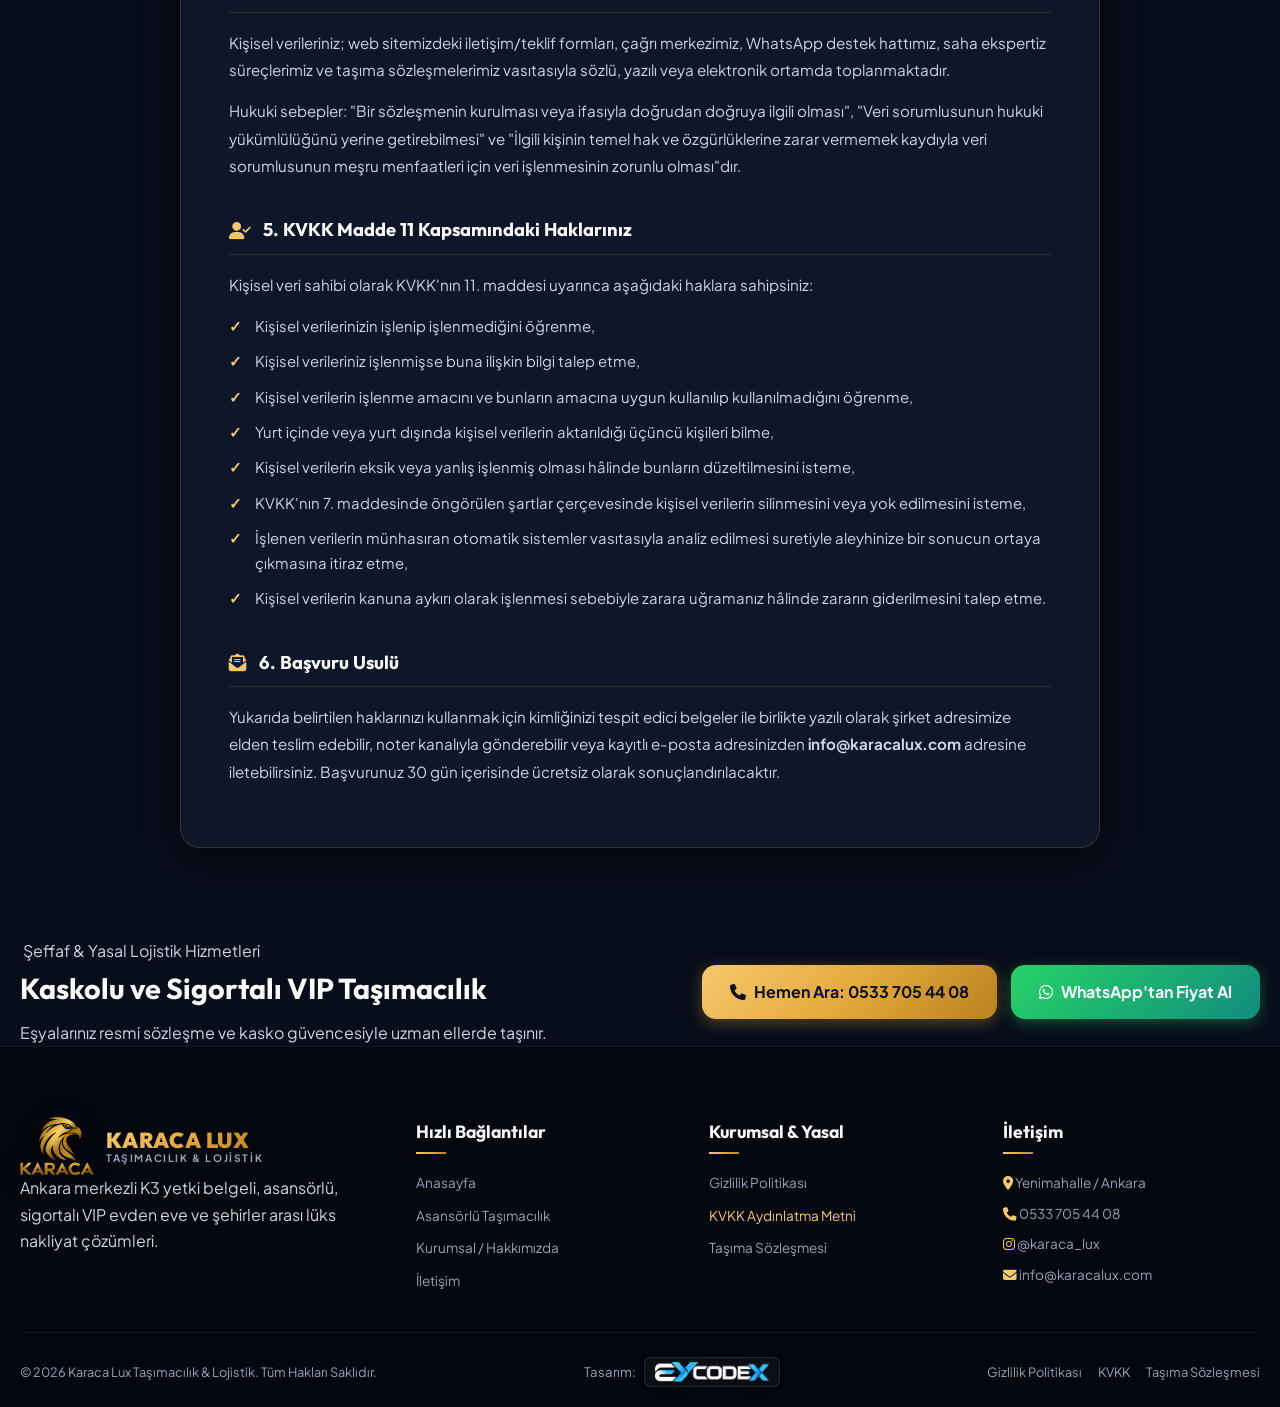
<file: kvkk-aydinlatma.html>
<!DOCTYPE html>
<html lang="tr">
<head>
  <meta charset="UTF-8">
  <meta name="viewport" content="width=device-width, initial-scale=1.0">
  <title>KVKK Aydınlatma Metni | Karaca Lux Taşımacılık</title>
  <meta name="description" content="Karaca Lux Taşımacılık 6698 Sayılı Kişisel Verilerin Korunması Kanunu (KVKK) Aydınlatma Metni: Veri işleme şartları, haklarınız ve veri sorumlusu bilgilendirmesi.">
  <meta name="keywords" content="karaca lux kvkk, nakliyat kvkk aydınlatma metni, kişisel verilerin korunması nakliye, karaca lux veri sorumlusu">
  <meta name="robots" content="index, follow, max-snippet:-1, max-image-preview:large, max-video-preview:-1">
  <meta name="author" content="Karaca Lux Taşımacılık & Lojistik">
  <link rel="canonical" href="https://karacalux.com/kvkk-aydinlatma.html">

  <meta property="og:type" content="website">
  <meta property="og:locale" content="tr_TR">
  <meta property="og:site_name" content="Karaca Lux Taşımacılık">
  <meta property="og:title" content="KVKK Aydınlatma Metni | Karaca Lux Taşımacılık">
  <meta property="og:description" content="6698 Sayılı Kanun kapsamında kişisel verilerinizin işlenmesi ve korunmasına dair bilgilendirme.">
  <meta property="og:url" content="https://karacalux.com/kvkk-aydinlatma.html">
  <meta property="og:image" content="https://karacalux.com/images/lojistik.jpg">

  <meta name="theme-color" content="#080d1a">
  <link rel="icon" type="image/png" href="images/karacalogo.png">
  <link rel="apple-touch-icon" href="images/karacalogo.png">
  
  <link rel="preconnect" href="https://fonts.googleapis.com">
  <link rel="preconnect" href="https://fonts.gstatic.com" crossorigin>
  <link href="https://fonts.googleapis.com/css2?family=Outfit:wght@400;500;600;700;800;900&family=Plus+Jakarta+Sans:wght@300;400;500;600;700;800&display=swap" rel="stylesheet">
  <link rel="stylesheet" href="https://cdnjs.cloudflare.com/ajax/libs/font-awesome/6.5.1/css/all.min.css">
  <link rel="stylesheet" href="style.css?v=3.2">
</head>
<body>

  <!-- Top bar -->
  <header class="top-bar">
    <div class="container top-bar-inner">
      <div class="top-bar-left">
        <span class="route-badge"><i class="fa-solid fa-scale-balanced text-gold"></i> 6698 Sayılı KVKK Uyumlu</span>
        <span class="top-divider">|</span>
        <span class="top-info"><i class="fa-solid fa-file-shield text-gold"></i> Yasal Veri Koruma Standartları</span>
      </div>
      <div class="top-bar-right">
        <a href="tel:+905337054408" class="top-link">
          <i class="fa-solid fa-phone-volume text-gold"></i> <strong>0533 705 44 08</strong>
        </a>
        <a href="https://wa.me/905337054408?text=Merhaba,%20KVKK%20hakkinda%20bilgi%20almak%20istiyorum." target="_blank" class="top-whatsapp-btn">
          <i class="fa-brands fa-whatsapp"></i> WhatsApp Destek
        </a>
      </div>
    </div>
  </header>

  <!-- Main Navigation -->
  <nav class="main-nav" id="mainNavbar">
    <div class="container nav-inner">
      <a href="/" class="brand-logo">
        <img src="images/karacalogo.png" alt="Karaca Lux Logo" class="logo-img">
        <div class="brand-text">
          <span class="brand-name">KARACA LUX</span>
          <span class="brand-sub">TAŞIMACILIK & LOJİSTİK</span>
        </div>
      </a>

      <div class="nav-menu" id="navMenu">
        <a href="/" class="nav-link">Anasayfa</a>
        
        <div class="nav-dropdown">
          <a href="/#rotalar" class="nav-link nav-dropdown-toggle">
            <span>Ana Rotalarımız</span> <i class="fa-solid fa-chevron-down"></i>
          </a>
          <div class="nav-dropdown-menu">
            <a href="ankara-diyarbakir-nakliyat.html" class="dropdown-item">
              <i class="fa-solid fa-location-dot"></i> Ankara ⇄ Diyarbakır
            </a>
            <a href="ankara-mardin-nakliyat.html" class="dropdown-item">
              <i class="fa-solid fa-location-dot"></i> Ankara ⇄ Mardin
            </a>
            <a href="ankara-sanliurfa-nakliyat.html" class="dropdown-item">
              <i class="fa-solid fa-location-dot"></i> Ankara ⇄ Şanlıurfa
            </a>
            <a href="ankara-gaziantep-nakliyat.html" class="dropdown-item">
              <i class="fa-solid fa-location-dot"></i> Ankara ⇄ Gaziantep
            </a>
            <div class="dropdown-divider"></div>
            <a href="/#rotalar" class="dropdown-item">
              <i class="fa-solid fa-route"></i> Tüm Rotalar & İller
            </a>
          </div>
        </div>

        <div class="nav-dropdown">
          <a href="/#hizmetler" class="nav-link nav-dropdown-toggle">
            <span>Hizmetlerimiz</span> <i class="fa-solid fa-chevron-down"></i>
          </a>
          <div class="nav-dropdown-menu">
            <a href="asansorlu-nakliyat.html" class="dropdown-item">
              <i class="fa-solid fa-elevator"></i> Asansörlü Taşımacılık
            </a>
            <a href="/#hizmetler" class="dropdown-item">
              <i class="fa-solid fa-truck-fast"></i> Şehirler Arası Nakliyat
            </a>
            <a href="/#asansorlu" class="dropdown-item">
              <i class="fa-solid fa-box-open"></i> VIP Kraft Paketleme
            </a>
          </div>
        </div>

        <a href="/#galeri" class="nav-link">Filo & Galeri</a>
        <a href="hakkimizda.html" class="nav-link">Hakkımızda</a>
        <a href="iletisim.html" class="nav-link">İletişim</a>
      </div>

      <div class="nav-actions">
        <a href="tel:+905337054408" class="btn btn-primary btn-sm btn-pulse">
          <i class="fa-solid fa-phone"></i> <span>0533 705 44 08</span>
        </a>
        <button class="mobile-toggle" id="mobileMenuBtn" aria-label="Menüyü Aç">
          <span></span><span></span><span></span>
        </button>
      </div>
    </div>
  </nav>

  <!-- Mobile Drawer -->
  <div class="mobile-drawer" id="mobileDrawer">
    <div class="drawer-header">
      <div class="brand-logo">
        <img src="images/karacalogo.png" alt="Karaca Lux Logo" class="logo-img" style="height: 48px;">
        <div class="brand-text">
          <span class="brand-name">KARACA LUX</span>
          <span class="brand-sub">TAŞIMACILIK & LOJİSTİK</span>
        </div>
      </div>
      <button class="drawer-close" id="drawerCloseBtn">&times;</button>
    </div>
    <div class="drawer-links">
      <a href="/" class="drawer-link">Anasayfa</a>

      <div class="drawer-dropdown">
        <button class="drawer-dropdown-toggle">
          <span><i class="fa-solid fa-route text-gold"></i> Ana Rotalarımız</span>
          <i class="fa-solid fa-chevron-down"></i>
        </button>
        <div class="drawer-submenu">
          <a href="ankara-diyarbakir-nakliyat.html" class="drawer-sublink">Ankara ⇄ Diyarbakır</a>
          <a href="ankara-mardin-nakliyat.html" class="drawer-sublink">Ankara ⇄ Mardin</a>
          <a href="ankara-sanliurfa-nakliyat.html" class="drawer-sublink">Ankara ⇄ Şanlıurfa</a>
          <a href="ankara-gaziantep-nakliyat.html" class="drawer-sublink">Ankara ⇄ Gaziantep</a>
          <a href="/#rotalar" class="drawer-sublink">Tüm Rotaları İncele</a>
        </div>
      </div>

      <div class="drawer-dropdown">
        <button class="drawer-dropdown-toggle">
          <span><i class="fa-solid fa-truck-fast text-gold"></i> Hizmetlerimiz</span>
          <i class="fa-solid fa-chevron-down"></i>
        </button>
        <div class="drawer-submenu">
          <a href="asansorlu-nakliyat.html" class="drawer-sublink">Asansörlü Taşımacılık</a>
          <a href="/#hizmetler" class="drawer-sublink">Şehirler Arası Nakliyat</a>
          <a href="/#asansorlu" class="drawer-sublink">VIP Kraft Paketleme</a>
        </div>
      </div>

      <a href="/#galeri" class="drawer-link">Filo & Galeri</a>
      <a href="hakkimizda.html" class="drawer-link">Kurumsal / Hakkımızda</a>
      <a href="iletisim.html" class="drawer-link">İletişim Bilgileri</a>
    </div>
    <div class="drawer-footer">
      <a href="tel:+905337054408" class="btn btn-primary w-100 mb-2">
        <i class="fa-solid fa-phone"></i> Hemen Ara: 0533 705 44 08
      </a>
      <a href="https://wa.me/905337054408" target="_blank" class="btn btn-whatsapp w-100">
        <i class="fa-brands fa-whatsapp"></i> WhatsApp Danışma
      </a>
    </div>
  </div>
  <div class="drawer-overlay" id="drawerOverlay"></div>

  <!-- Hero Header -->
  <section class="page-header-section" style="padding: 70px 0 45px 0; background: linear-gradient(180deg, #0d1527 0%, #080d1a 100%); border-bottom: 1px solid var(--border-subtle);">
    <div class="container text-center">
      <div class="hero-tag-wrap justify-content-center mb-3">
        <span class="hero-tag"><i class="fa-solid fa-scale-balanced text-gold"></i> 6698 Sayılı Kanun Uyarınca</span>
        <span class="hero-route-tag">Kişisel Veri Koruma ve İşleme İlkeleri</span>
      </div>
      <h1 class="section-title" style="font-size: clamp(2rem, 3.5vw, 2.9rem);">
        KVKK <span class="gradient-text">Aydınlatma Metni</span>
      </h1>
      <p class="section-desc" style="max-width: 820px; margin: 0 auto 20px auto;">
        6698 sayılı Kişisel Verilerin Korunması Kanunu ("KVKK") uyarınca, veri sorumlusu sıfatıyla Karaca Lux Taşımacılık tarafından kişisel verilerinizin işlenme esasları aşağıda bilgilerinize sunulmaktadır.
      </p>
    </div>
  </section>

  <!-- Legal Document Content -->
  <section class="legal-page-section">
    <div class="container" style="max-width: 960px;">
      
      <!-- Quick Navigation Chips -->
      <div class="legal-nav-chips">
        <a href="gizlilik-politikasi.html" class="legal-chip"><i class="fa-solid fa-shield-halved"></i> Gizlilik Politikası</a>
        <a href="kvkk-aydinlatma.html" class="legal-chip active"><i class="fa-solid fa-file-contract"></i> KVKK Aydınlatma Metni</a>
        <a href="tasima-sozlesmesi.html" class="legal-chip"><i class="fa-solid fa-handshake"></i> Taşıma Sözleşmesi</a>
      </div>

      <div class="legal-card">
        <div class="legal-header-box">
          <div>
            <h2 style="font-size: 1.3rem; font-weight: 800; color: #fff; margin-bottom: 4px;">Kişisel Verilerin Korunması ve İşlenmesi Bildirimi</h2>
            <p style="font-size: 0.88rem; color: var(--text-muted); margin: 0;">KVKK Madde 10 Uyarınca Aydınlatma Yükümlülüğü</p>
          </div>
          <div class="legal-updated">
            <i class="fa-regular fa-clock text-gold"></i> Kanun No: 6698 | 2026 Uyumlu
          </div>
        </div>

        <div class="legal-article">
          <h3 class="legal-article-title"><i class="fa-solid fa-building"></i> 1. Veri Sorumlusunun Kimliği</h3>
          <p>
            6698 sayılı Kişisel Verilerin Korunması Kanunu ("KVKK") kapsamında, kişisel verileriniz veri sorumlusu sıfatıyla <strong>Karaca Lux Taşımacılık & Lojistik</strong> (Adres: Karşıyaka Mah. 512. Sokak No: 6/C Yenimahalle / Ankara) tarafından aşağıda açıklanan çerçevede işlenebilecektir.
          </p>
        </div>

        <div class="legal-article">
          <h3 class="legal-article-title"><i class="fa-solid fa-list-check"></i> 2. Kişisel Verilerin Hangi Amaçla İşleneceği</h3>
          <p>
            Kişisel verileriniz, şirketimiz tarafından sunulan evden eve nakliyat, şehirler arası taşımacılık, asansörlü lift hizmeti, kurumsal ofis taşıma ve sigortalı depolama faaliyetlerinin yürütülmesi amacıyla KVKK'nın 5. ve 6. maddelerinde belirtilen kişisel veri işleme şartları dahilinde işlenmektedir:
          </p>
          <ul class="legal-list">
            <li>Nakliyat sözleşmesinin kurulması, ifası ve faturalandırma işlemlerinin gerçekleştirilmesi,</li>
            <li>Eşya keşfi (ekspertiz), rota planlaması ve asansör kurulum lokasyonlarının tespiti,</li>
            <li>10 Milyon TL nakliyat kaskosu ve emtia taşıma sigortası poliçelerinin tanzimi,</li>
            <li>Yol kontrol, Ulaştırma Bakanlığı K3 yetki belgesi denetimleri ve yasal arşivleme yükümlülüklerinin karşılanması,</li>
            <li>Yetkili kamu kurum ve kuruluşlarından gelen bilgi taleplerinin yasal çerçevede yanıtlanması.</li>
          </ul>
        </div>

        <div class="legal-article">
          <h3 class="legal-article-title"><i class="fa-solid fa-share-nodes"></i> 3. İşlenen Kişisel Verilerin Kimlere ve Hangi Amaçla Aktarılabileceği</h3>
          <p>
            Toplanan kişisel verileriniz, yukarıda belirtilen amaçların gerçekleştirilmesi doğrultusunda ve KVKK'nın 8. ve 9. maddelerine uygun olarak:
          </p>
          <ul class="legal-list">
            <li>Eşya emtia ve yol kaskosu poliçelerini tanzim eden yetkili <strong>sigorta şirketlerine</strong>,</li>
            <li>Ulaştırma ve Altyapı Bakanlığı, Emniyet Genel Müdürlüğü, Gelir İdaresi Başkanlığı gibi <strong>kanunen yetkili kamu kurum ve kuruluşlarına</strong>,</li>
            <li>Hukuki, mali ve muhasebe süreçlerinin yürütülmesi amacıyla <strong>mali müşavir ve hukuk müşavirlerimize</strong> aktarılabilmektedir.</li>
          </ul>
        </div>

        <div class="legal-article">
          <h3 class="legal-article-title"><i class="fa-solid fa-gavel"></i> 4. Kişisel Veri Toplamanın Yöntemi ve Hukuki Sebebi</h3>
          <p>
            Kişisel verileriniz; web sitemizdeki iletişim/teklif formları, çağrı merkezimiz, WhatsApp destek hattımız, saha ekspertiz süreçlerimiz ve taşıma sözleşmelerimiz vasıtasıyla sözlü, yazılı veya elektronik ortamda toplanmaktadır.
          </p>
          <p>
            Hukuki sebepler: "Bir sözleşmenin kurulması veya ifasıyla doğrudan doğruya ilgili olması", "Veri sorumlusunun hukuki yükümlülüğünü yerine getirebilmesi" ve "İlgili kişinin temel hak ve özgürlüklerine zarar vermemek kaydıyla veri sorumlusunun meşru menfaatleri için veri işlenmesinin zorunlu olması"dır.
          </p>
        </div>

        <div class="legal-article">
          <h3 class="legal-article-title"><i class="fa-solid fa-user-check"></i> 5. KVKK Madde 11 Kapsamındaki Haklarınız</h3>
          <p>
            Kişisel veri sahibi olarak KVKK'nın 11. maddesi uyarınca aşağıdaki haklara sahipsiniz:
          </p>
          <ul class="legal-list">
            <li>Kişisel verilerinizin işlenip işlenmediğini öğrenme,</li>
            <li>Kişisel verileriniz işlenmişse buna ilişkin bilgi talep etme,</li>
            <li>Kişisel verilerin işlenme amacını ve bunların amacına uygun kullanılıp kullanılmadığını öğrenme,</li>
            <li>Yurt içinde veya yurt dışında kişisel verilerin aktarıldığı üçüncü kişileri bilme,</li>
            <li>Kişisel verilerin eksik veya yanlış işlenmiş olması hâlinde bunların düzeltilmesini isteme,</li>
            <li>KVKK'nın 7. maddesinde öngörülen şartlar çerçevesinde kişisel verilerin silinmesini veya yok edilmesini isteme,</li>
            <li>İşlenen verilerin münhasıran otomatik sistemler vasıtasıyla analiz edilmesi suretiyle aleyhinize bir sonucun ortaya çıkmasına itiraz etme,</li>
            <li>Kişisel verilerin kanuna aykırı olarak işlenmesi sebebiyle zarara uğramanız hâlinde zararın giderilmesini talep etme.</li>
          </ul>
        </div>

        <div class="legal-article">
          <h3 class="legal-article-title"><i class="fa-solid fa-envelope-open-text"></i> 6. Başvuru Usulü</h3>
          <p>
            Yukarıda belirtilen haklarınızı kullanmak için kimliğinizi tespit edici belgeler ile birlikte yazılı olarak şirket adresimize elden teslim edebilir, noter kanalıyla gönderebilir veya kayıtlı e-posta adresinizden <strong><a href="mailto:info@karacalux.com" style="color: inherit;">info@karacalux.com</a></strong> adresine iletebilirsiniz. Başvurunuz 30 gün içerisinde ücretsiz olarak sonuçlandırılacaktır.
          </p>
        </div>

      </div>
    </div>
  </section>

  <!-- CTA Banner -->
  <section class="cta-banner">
    <div class="container">
      <div class="cta-banner-inner">
        <div class="cta-text">
          <span class="cta-subtitle"><i class="fa-solid fa-shield-check text-gold"></i> Şeffaf & Yasal Lojistik Hizmetleri</span>
          <h2 class="cta-title">Kaskolu ve Sigortalı VIP Taşımacılık</h2>
          <p class="cta-desc">Eşyalarınız resmi sözleşme ve kasko güvencesiyle uzman ellerde taşınır.</p>
        </div>
        <div class="cta-buttons">
          <a href="tel:+905337054408" class="btn btn-primary btn-lg">
            <i class="fa-solid fa-phone"></i> Hemen Ara: 0533 705 44 08
          </a>
          <a href="https://wa.me/905337054408?text=Merhaba,%20nakliyat%20teklifi%20almak%20istiyorum." target="_blank" class="btn btn-whatsapp btn-lg">
            <i class="fa-brands fa-whatsapp"></i> WhatsApp'tan Fiyat Al
          </a>
        </div>
      </div>
    </div>
  </section>

  <!-- Footer -->
  <footer class="main-footer">
    <div class="container">
      <div class="footer-grid">
        <div class="footer-col">
          <div class="brand-logo mb-3">
            <img src="images/karacalogo.png" alt="Karaca Lux Logo" class="logo-img" style="height: 58px;">
            <div class="brand-text">
              <span class="brand-name">KARACA LUX</span>
              <span class="brand-sub">TAŞIMACILIK & LOJİSTİK</span>
            </div>
          </div>
          <p class="footer-desc">
            Ankara merkezli K3 yetki belgeli, asansörlü, sigortalı VIP evden eve ve şehirler arası lüks nakliyat çözümleri.
          </p>
        </div>
        <div class="footer-col">
          <h4 class="footer-title">Hızlı Bağlantılar</h4>
          <ul class="footer-links">
            <li><a href="/">Anasayfa</a></li>
            <li><a href="asansorlu-nakliyat.html">Asansörlü Taşımacılık</a></li>
            <li><a href="hakkimizda.html">Kurumsal / Hakkımızda</a></li>
            <li><a href="iletisim.html">İletişim</a></li>
          </ul>
        </div>
        <div class="footer-col">
          <h4 class="footer-title">Kurumsal & Yasal</h4>
          <ul class="footer-links">
            <li><a href="gizlilik-politikasi.html">Gizlilik Politikası</a></li>
            <li><a href="kvkk-aydinlatma.html" style="color: var(--gold-light);">KVKK Aydınlatma Metni</a></li>
            <li><a href="tasima-sozlesmesi.html">Taşıma Sözleşmesi</a></li>
          </ul>
        </div>
        <div class="footer-col">
          <h4 class="footer-title">İletişim</h4>
          <div class="footer-contact-info">
            <p><i class="fa-solid fa-location-dot text-gold"></i> Yenimahalle / Ankara</p>
            <p><i class="fa-solid fa-phone text-gold"></i> 0533 705 44 08</p>
            <p><i class="fa-brands fa-instagram text-gold"></i> <a href="https://www.instagram.com/karaca_lux/" target="_blank" rel="noopener noreferrer" style="color: inherit;">@karaca_lux</a></p>
            <p><i class="fa-solid fa-envelope text-gold"></i> <a href="mailto:info@karacalux.com" style="color: inherit;">info@karacalux.com</a></p>
          </div>
        </div>
      </div>
      <div class="footer-bottom">
        <p>&copy; 2026 Karaca Lux Taşımacılık & Lojistik. Tüm Hakları Saklıdır.</p>
        <div class="footer-credit">
          <span>Tasarım:</span>
          <a href="https://www.eycodex.com" target="_blank" rel="noopener noreferrer" class="creator-link" title="EyCodeX Web Tasarım & Yazılım">
            <img src="images/eycodex.png" alt="EyCodeX" class="creator-logo-img">
          </a>
        </div>
        <div class="footer-bottom-links">
          <a href="gizlilik-politikasi.html">Gizlilik Politikası</a>
          <a href="kvkk-aydinlatma.html">KVKK</a>
          <a href="tasima-sozlesmesi.html">Taşıma Sözleşmesi</a>
        </div>
      </div>
    </div>
  </footer>

  <!-- Floating WhatsApp & Mobile Bar -->
  <a href="https://wa.me/905337054408" target="_blank" class="floating-wa-btn" aria-label="WhatsApp Canlı Danışma">
    <i class="fa-brands fa-whatsapp"></i>
    <span class="wa-tooltip">Canlı Danışma: 0533 705 44 08</span>
  </a>
  <div class="mobile-sticky-bar">
    <a href="tel:+905337054408" class="mob-btn mob-call"><i class="fa-solid fa-phone"></i><span>Hemen Ara</span></a>
    <a href="https://wa.me/905337054408" target="_blank" class="mob-btn mob-wa"><i class="fa-brands fa-whatsapp"></i><span>WhatsApp</span></a>
    <a href="/#fiyat-hesapla" class="mob-btn"><i class="fa-solid fa-calculator text-gold"></i><span>Fiyat Al</span></a>
  </div>

  <script src="script.js?v=3.2"></script>
</body>
</html>
</file>
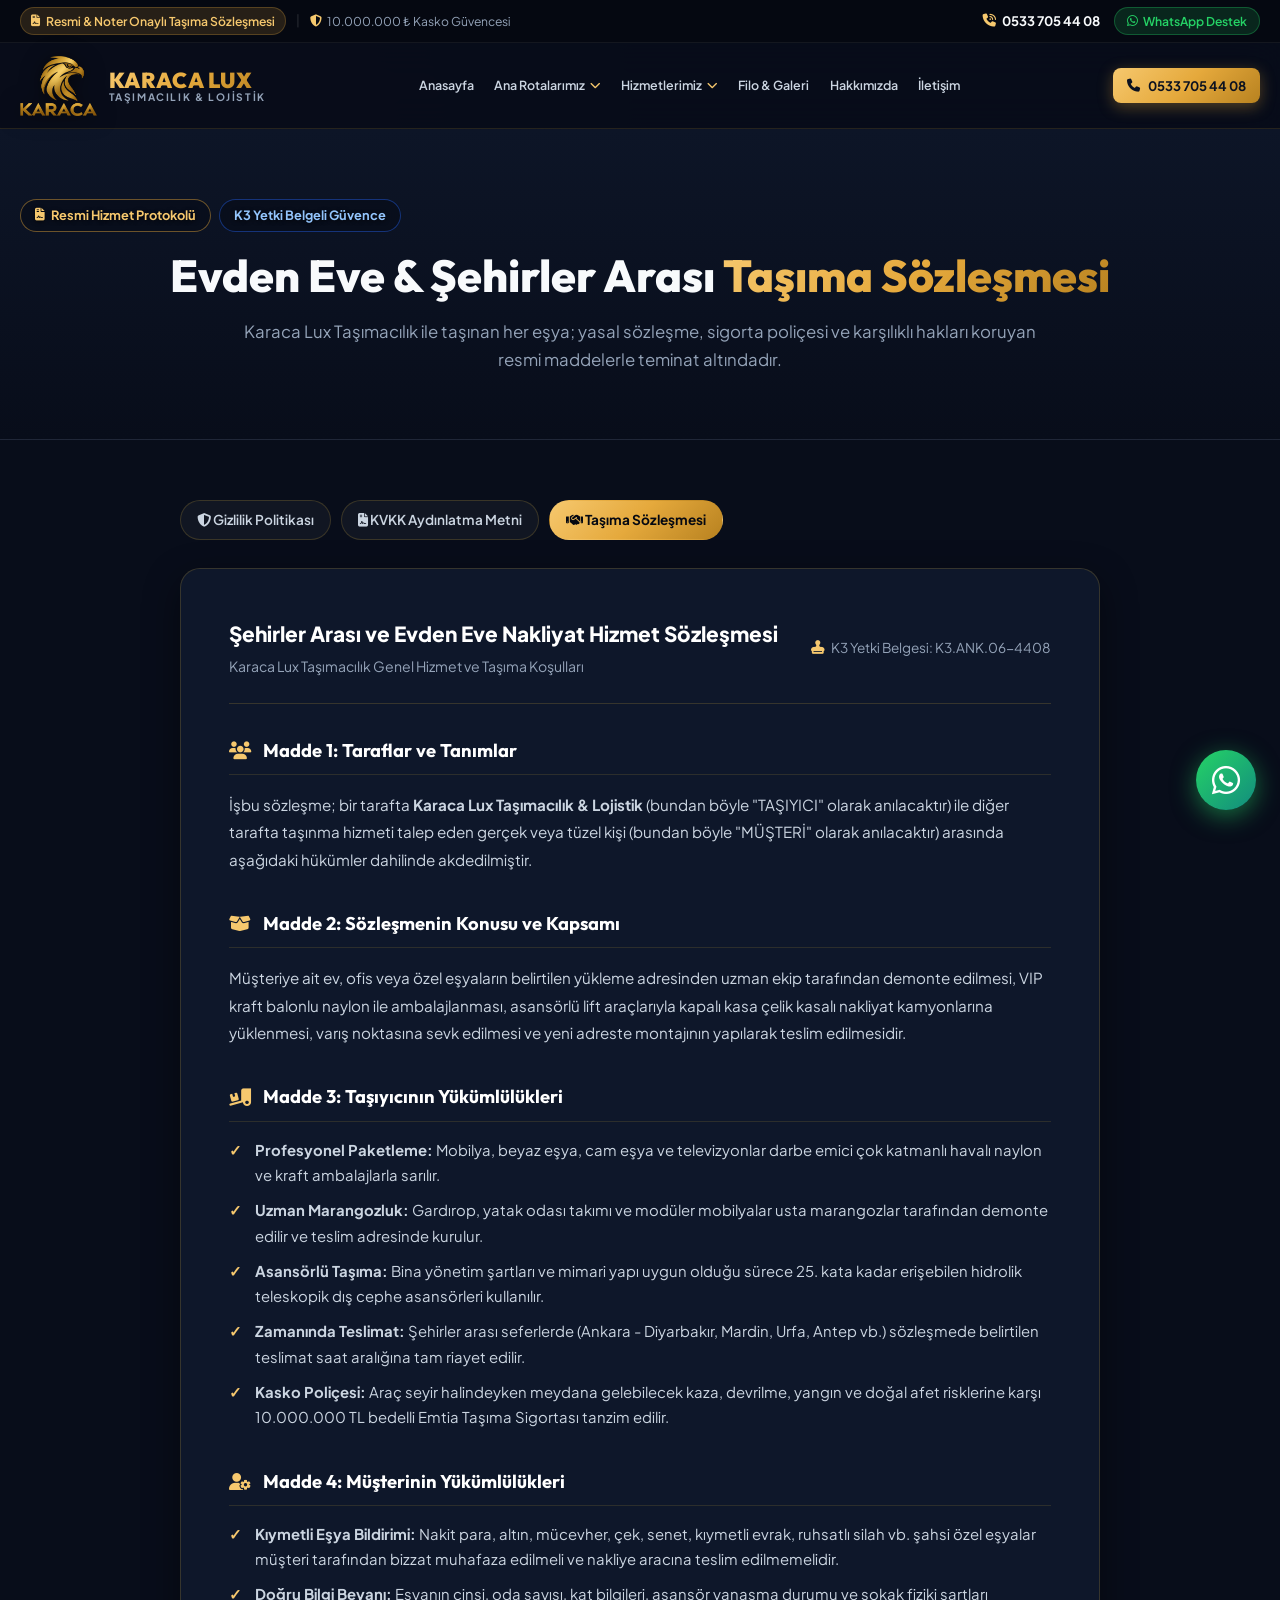
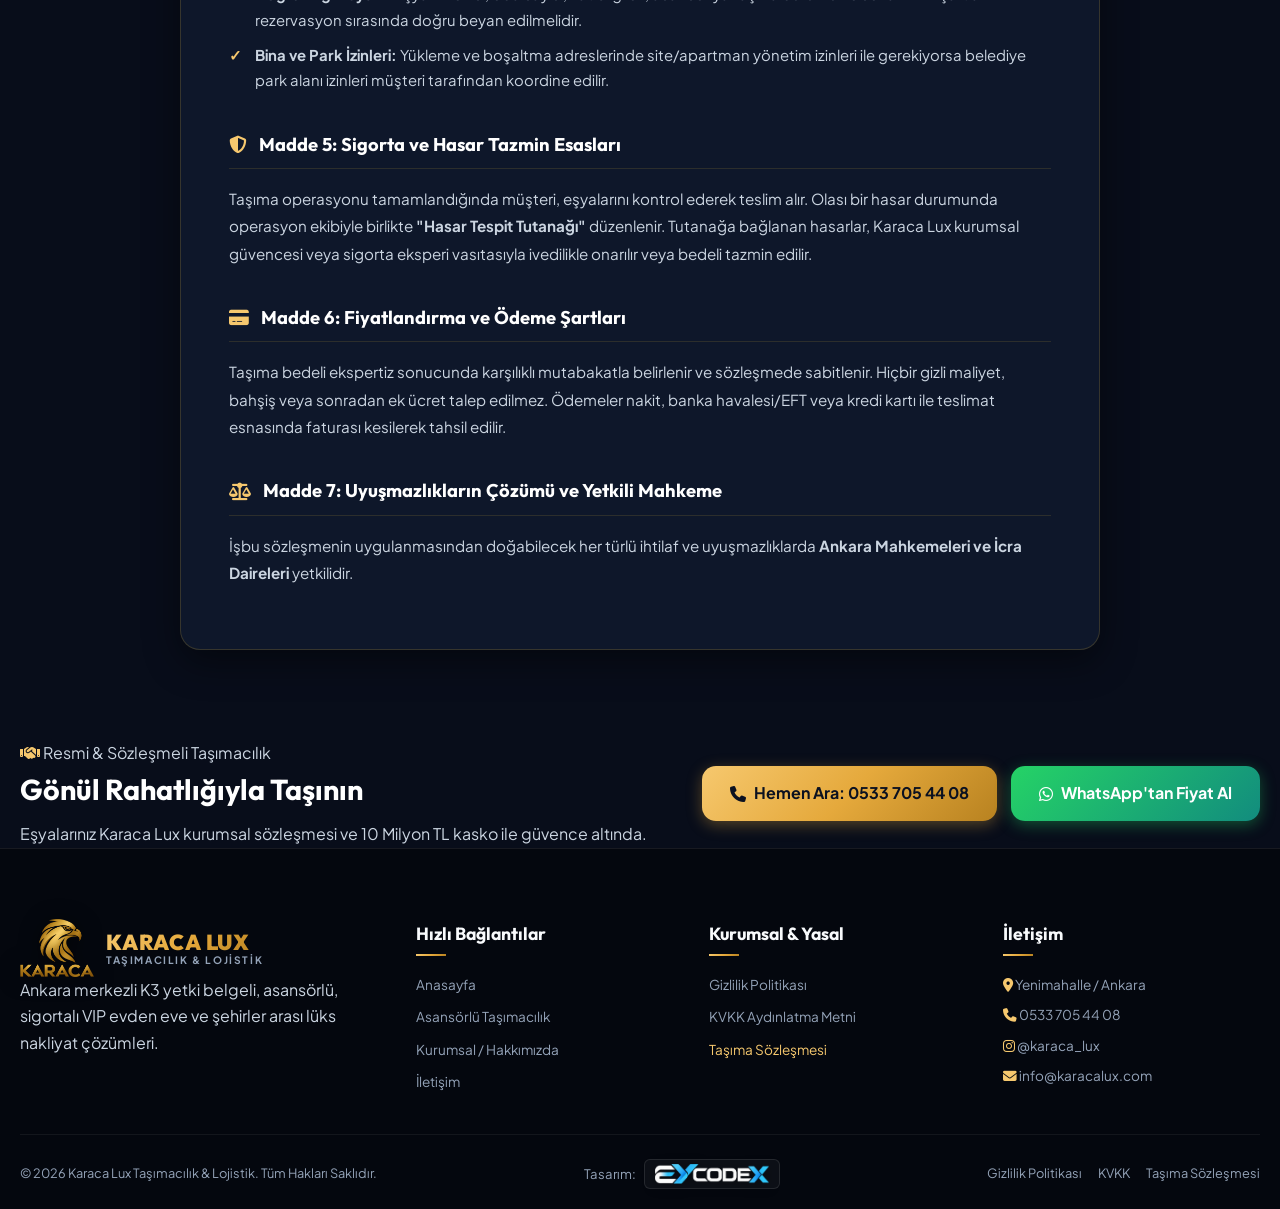
<file: tasima-sozlesmesi.html>
<!DOCTYPE html>
<html lang="tr">
<head>
  <meta charset="UTF-8">
  <meta name="viewport" content="width=device-width, initial-scale=1.0">
  <title>Taşıma Sözleşmesi & Şartları | Karaca Lux Taşımacılık</title>
  <meta name="description" content="Karaca Lux Taşımacılık Evden Eve ve Şehirler Arası VIP Nakliyat Sözleşmesi: Taşıma şartları, sigorta kapsamı, müşteri hakları ve resmi hizmet protokolü.">
  <meta name="keywords" content="karaca lux taşıma sözleşmesi, nakliyat sözleşmesi örneği, sigortalı evden eve nakliye sözleşmesi, kaskolu taşımacılık şartları">
  <meta name="robots" content="index, follow, max-snippet:-1, max-image-preview:large, max-video-preview:-1">
  <meta name="author" content="Karaca Lux Taşımacılık & Lojistik">
  <link rel="canonical" href="https://karacalux.com/tasima-sozlesmesi.html">

  <meta property="og:type" content="website">
  <meta property="og:locale" content="tr_TR">
  <meta property="og:site_name" content="Karaca Lux Taşımacılık">
  <meta property="og:title" content="Taşıma Sözleşmesi | Karaca Lux Taşımacılık">
  <meta property="og:description" content="Resmi taşıma şartları, sigorta güvencesi ve yasal hizmet taahhütlerimiz.">
  <meta property="og:url" content="https://karacalux.com/tasima-sozlesmesi.html">
  <meta property="og:image" content="https://karacalux.com/images/lojistik.jpg">

  <meta name="theme-color" content="#080d1a">
  <link rel="icon" type="image/png" href="images/karacalogo.png">
  <link rel="apple-touch-icon" href="images/karacalogo.png">
  
  <link rel="preconnect" href="https://fonts.googleapis.com">
  <link rel="preconnect" href="https://fonts.gstatic.com" crossorigin>
  <link href="https://fonts.googleapis.com/css2?family=Outfit:wght@400;500;600;700;800;900&family=Plus+Jakarta+Sans:wght@300;400;500;600;700;800&display=swap" rel="stylesheet">
  <link rel="stylesheet" href="https://cdnjs.cloudflare.com/ajax/libs/font-awesome/6.5.1/css/all.min.css">
  <link rel="stylesheet" href="style.css?v=3.2">
</head>
<body>

  <!-- Top bar -->
  <header class="top-bar">
    <div class="container top-bar-inner">
      <div class="top-bar-left">
        <span class="route-badge"><i class="fa-solid fa-file-contract text-gold"></i> Resmi & Noter Onaylı Taşıma Sözleşmesi</span>
        <span class="top-divider">|</span>
        <span class="top-info"><i class="fa-solid fa-shield-halved text-gold"></i> 10.000.000 ₺ Kasko Güvencesi</span>
      </div>
      <div class="top-bar-right">
        <a href="tel:+905337054408" class="top-link">
          <i class="fa-solid fa-phone-volume text-gold"></i> <strong>0533 705 44 08</strong>
        </a>
        <a href="https://wa.me/905337054408?text=Merhaba,%20tasima%20sozlesmesi%20hakkinda%20bilgi%20almak%20istiyorum." target="_blank" class="top-whatsapp-btn">
          <i class="fa-brands fa-whatsapp"></i> WhatsApp Destek
        </a>
      </div>
    </div>
  </header>

  <!-- Main Navigation -->
  <nav class="main-nav" id="mainNavbar">
    <div class="container nav-inner">
      <a href="/" class="brand-logo">
        <img src="images/karacalogo.png" alt="Karaca Lux Logo" class="logo-img">
        <div class="brand-text">
          <span class="brand-name">KARACA LUX</span>
          <span class="brand-sub">TAŞIMACILIK & LOJİSTİK</span>
        </div>
      </a>

      <div class="nav-menu" id="navMenu">
        <a href="/" class="nav-link">Anasayfa</a>
        
        <div class="nav-dropdown">
          <a href="/#rotalar" class="nav-link nav-dropdown-toggle">
            <span>Ana Rotalarımız</span> <i class="fa-solid fa-chevron-down"></i>
          </a>
          <div class="nav-dropdown-menu">
            <a href="ankara-diyarbakir-nakliyat.html" class="dropdown-item">
              <i class="fa-solid fa-location-dot"></i> Ankara ⇄ Diyarbakır
            </a>
            <a href="ankara-mardin-nakliyat.html" class="dropdown-item">
              <i class="fa-solid fa-location-dot"></i> Ankara ⇄ Mardin
            </a>
            <a href="ankara-sanliurfa-nakliyat.html" class="dropdown-item">
              <i class="fa-solid fa-location-dot"></i> Ankara ⇄ Şanlıurfa
            </a>
            <a href="ankara-gaziantep-nakliyat.html" class="dropdown-item">
              <i class="fa-solid fa-location-dot"></i> Ankara ⇄ Gaziantep
            </a>
            <div class="dropdown-divider"></div>
            <a href="/#rotalar" class="dropdown-item">
              <i class="fa-solid fa-route"></i> Tüm Rotalar & İller
            </a>
          </div>
        </div>

        <div class="nav-dropdown">
          <a href="/#hizmetler" class="nav-link nav-dropdown-toggle">
            <span>Hizmetlerimiz</span> <i class="fa-solid fa-chevron-down"></i>
          </a>
          <div class="nav-dropdown-menu">
            <a href="asansorlu-nakliyat.html" class="dropdown-item">
              <i class="fa-solid fa-elevator"></i> Asansörlü Taşımacılık
            </a>
            <a href="/#hizmetler" class="dropdown-item">
              <i class="fa-solid fa-truck-fast"></i> Şehirler Arası Nakliyat
            </a>
            <a href="/#asansorlu" class="dropdown-item">
              <i class="fa-solid fa-box-open"></i> VIP Kraft Paketleme
            </a>
          </div>
        </div>

        <a href="/#galeri" class="nav-link">Filo & Galeri</a>
        <a href="hakkimizda.html" class="nav-link">Hakkımızda</a>
        <a href="iletisim.html" class="nav-link">İletişim</a>
      </div>

      <div class="nav-actions">
        <a href="tel:+905337054408" class="btn btn-primary btn-sm btn-pulse">
          <i class="fa-solid fa-phone"></i> <span>0533 705 44 08</span>
        </a>
        <button class="mobile-toggle" id="mobileMenuBtn" aria-label="Menüyü Aç">
          <span></span><span></span><span></span>
        </button>
      </div>
    </div>
  </nav>

  <!-- Mobile Drawer -->
  <div class="mobile-drawer" id="mobileDrawer">
    <div class="drawer-header">
      <div class="brand-logo">
        <img src="images/karacalogo.png" alt="Karaca Lux Logo" class="logo-img" style="height: 48px;">
        <div class="brand-text">
          <span class="brand-name">KARACA LUX</span>
          <span class="brand-sub">TAŞIMACILIK & LOJİSTİK</span>
        </div>
      </div>
      <button class="drawer-close" id="drawerCloseBtn">&times;</button>
    </div>
    <div class="drawer-links">
      <a href="/" class="drawer-link">Anasayfa</a>

      <div class="drawer-dropdown">
        <button class="drawer-dropdown-toggle">
          <span><i class="fa-solid fa-route text-gold"></i> Ana Rotalarımız</span>
          <i class="fa-solid fa-chevron-down"></i>
        </button>
        <div class="drawer-submenu">
          <a href="ankara-diyarbakir-nakliyat.html" class="drawer-sublink">Ankara ⇄ Diyarbakır</a>
          <a href="ankara-mardin-nakliyat.html" class="drawer-sublink">Ankara ⇄ Mardin</a>
          <a href="ankara-sanliurfa-nakliyat.html" class="drawer-sublink">Ankara ⇄ Şanlıurfa</a>
          <a href="ankara-gaziantep-nakliyat.html" class="drawer-sublink">Ankara ⇄ Gaziantep</a>
          <a href="/#rotalar" class="drawer-sublink">Tüm Rotaları İncele</a>
        </div>
      </div>

      <div class="drawer-dropdown">
        <button class="drawer-dropdown-toggle">
          <span><i class="fa-solid fa-truck-fast text-gold"></i> Hizmetlerimiz</span>
          <i class="fa-solid fa-chevron-down"></i>
        </button>
        <div class="drawer-submenu">
          <a href="asansorlu-nakliyat.html" class="drawer-sublink">Asansörlü Taşımacılık</a>
          <a href="/#hizmetler" class="drawer-sublink">Şehirler Arası Nakliyat</a>
          <a href="/#asansorlu" class="drawer-sublink">VIP Kraft Paketleme</a>
        </div>
      </div>

      <a href="/#galeri" class="drawer-link">Filo & Galeri</a>
      <a href="hakkimizda.html" class="drawer-link">Kurumsal / Hakkımızda</a>
      <a href="iletisim.html" class="drawer-link">İletişim Bilgileri</a>
    </div>
    <div class="drawer-footer">
      <a href="tel:+905337054408" class="btn btn-primary w-100 mb-2">
        <i class="fa-solid fa-phone"></i> Hemen Ara: 0533 705 44 08
      </a>
      <a href="https://wa.me/905337054408" target="_blank" class="btn btn-whatsapp w-100">
        <i class="fa-brands fa-whatsapp"></i> WhatsApp Danışma
      </a>
    </div>
  </div>
  <div class="drawer-overlay" id="drawerOverlay"></div>

  <!-- Hero Header -->
  <section class="page-header-section" style="padding: 70px 0 45px 0; background: linear-gradient(180deg, #0d1527 0%, #080d1a 100%); border-bottom: 1px solid var(--border-subtle);">
    <div class="container text-center">
      <div class="hero-tag-wrap justify-content-center mb-3">
        <span class="hero-tag"><i class="fa-solid fa-file-contract text-gold"></i> Resmi Hizmet Protokolü</span>
        <span class="hero-route-tag">K3 Yetki Belgeli Güvence</span>
      </div>
      <h1 class="section-title" style="font-size: clamp(2rem, 3.5vw, 2.9rem);">
        Evden Eve & Şehirler Arası <span class="gradient-text">Taşıma Sözleşmesi</span>
      </h1>
      <p class="section-desc" style="max-width: 820px; margin: 0 auto 20px auto;">
        Karaca Lux Taşımacılık ile taşınan her eşya; yasal sözleşme, sigorta poliçesi ve karşılıklı hakları koruyan resmi maddelerle teminat altındadır.
      </p>
    </div>
  </section>

  <!-- Legal Document Content -->
  <section class="legal-page-section">
    <div class="container" style="max-width: 960px;">
      
      <!-- Quick Navigation Chips -->
      <div class="legal-nav-chips">
        <a href="gizlilik-politikasi.html" class="legal-chip"><i class="fa-solid fa-shield-halved"></i> Gizlilik Politikası</a>
        <a href="kvkk-aydinlatma.html" class="legal-chip"><i class="fa-solid fa-file-contract"></i> KVKK Aydınlatma Metni</a>
        <a href="tasima-sozlesmesi.html" class="legal-chip active"><i class="fa-solid fa-handshake"></i> Taşıma Sözleşmesi</a>
      </div>

      <div class="legal-card">
        <div class="legal-header-box">
          <div>
            <h2 style="font-size: 1.3rem; font-weight: 800; color: #fff; margin-bottom: 4px;">Şehirler Arası ve Evden Eve Nakliyat Hizmet Sözleşmesi</h2>
            <p style="font-size: 0.88rem; color: var(--text-muted); margin: 0;">Karaca Lux Taşımacılık Genel Hizmet ve Taşıma Koşulları</p>
          </div>
          <div class="legal-updated">
            <i class="fa-solid fa-stamp text-gold"></i> K3 Yetki Belgesi: K3.ANK.06-4408
          </div>
        </div>

        <div class="legal-article">
          <h3 class="legal-article-title"><i class="fa-solid fa-users"></i> Madde 1: Taraflar ve Tanımlar</h3>
          <p>
            İşbu sözleşme; bir tarafta <strong>Karaca Lux Taşımacılık & Lojistik</strong> (bundan böyle "TAŞIYICI" olarak anılacaktır) ile diğer tarafta taşınma hizmeti talep eden gerçek veya tüzel kişi (bundan böyle "MÜŞTERİ" olarak anılacaktır) arasında aşağıdaki hükümler dahilinde akdedilmiştir.
          </p>
        </div>

        <div class="legal-article">
          <h3 class="legal-article-title"><i class="fa-solid fa-box-open"></i> Madde 2: Sözleşmenin Konusu ve Kapsamı</h3>
          <p>
            Müşteriye ait ev, ofis veya özel eşyaların belirtilen yükleme adresinden uzman ekip tarafından demonte edilmesi, VIP kraft balonlu naylon ile ambalajlanması, asansörlü lift araçlarıyla kapalı kasa çelik kasalı nakliyat kamyonlarına yüklenmesi, varış noktasına sevk edilmesi ve yeni adreste montajının yapılarak teslim edilmesidir.
          </p>
        </div>

        <div class="legal-article">
          <h3 class="legal-article-title"><i class="fa-solid fa-truck-ramp-box"></i> Madde 3: Taşıyıcının Yükümlülükleri</h3>
          <ul class="legal-list">
            <li><strong>Profesyonel Paketleme:</strong> Mobilya, beyaz eşya, cam eşya ve televizyonlar darbe emici çok katmanlı havalı naylon ve kraft ambalajlarla sarılır.</li>
            <li><strong>Uzman Marangozluk:</strong> Gardırop, yatak odası takımı ve modüler mobilyalar usta marangozlar tarafından demonte edilir ve teslim adresinde kurulur.</li>
            <li><strong>Asansörlü Taşıma:</strong> Bina yönetim şartları ve mimari yapı uygun olduğu sürece 25. kata kadar erişebilen hidrolik teleskopik dış cephe asansörleri kullanılır.</li>
            <li><strong>Zamanında Teslimat:</strong> Şehirler arası seferlerde (Ankara - Diyarbakır, Mardin, Urfa, Antep vb.) sözleşmede belirtilen teslimat saat aralığına tam riayet edilir.</li>
            <li><strong>Kasko Poliçesi:</strong> Araç seyir halindeyken meydana gelebilecek kaza, devrilme, yangın ve doğal afet risklerine karşı 10.000.000 TL bedelli Emtia Taşıma Sigortası tanzim edilir.</li>
          </ul>
        </div>

        <div class="legal-article">
          <h3 class="legal-article-title"><i class="fa-solid fa-user-gear"></i> Madde 4: Müşterinin Yükümlülükleri</h3>
          <ul class="legal-list">
            <li><strong>Kıymetli Eşya Bildirimi:</strong> Nakit para, altın, mücevher, çek, senet, kıymetli evrak, ruhsatlı silah vb. şahsi özel eşyalar müşteri tarafından bizzat muhafaza edilmeli ve nakliye aracına teslim edilmemelidir.</li>
            <li><strong>Doğru Bilgi Beyanı:</strong> Eşyanın cinsi, oda sayısı, kat bilgileri, asansör yanaşma durumu ve sokak fiziki şartları rezervasyon sırasında doğru beyan edilmelidir.</li>
            <li><strong>Bina ve Park İzinleri:</strong> Yükleme ve boşaltma adreslerinde site/apartman yönetim izinleri ile gerekiyorsa belediye park alanı izinleri müşteri tarafından koordine edilir.</li>
          </ul>
        </div>

        <div class="legal-article">
          <h3 class="legal-article-title"><i class="fa-solid fa-shield-halved"></i> Madde 5: Sigorta ve Hasar Tazmin Esasları</h3>
          <p>
            Taşıma operasyonu tamamlandığında müşteri, eşyalarını kontrol ederek teslim alır. Olası bir hasar durumunda operasyon ekibiyle birlikte <strong>"Hasar Tespit Tutanağı"</strong> düzenlenir. Tutanağa bağlanan hasarlar, Karaca Lux kurumsal güvencesi veya sigorta eksperi vasıtasıyla ivedilikle onarılır veya bedeli tazmin edilir.
          </p>
        </div>

        <div class="legal-article">
          <h3 class="legal-article-title"><i class="fa-solid fa-credit-card"></i> Madde 6: Fiyatlandırma ve Ödeme Şartları</h3>
          <p>
            Taşıma bedeli ekspertiz sonucunda karşılıklı mutabakatla belirlenir ve sözleşmede sabitlenir. Hiçbir gizli maliyet, bahşiş veya sonradan ek ücret talep edilmez. Ödemeler nakit, banka havalesi/EFT veya kredi kartı ile teslimat esnasında faturası kesilerek tahsil edilir.
          </p>
        </div>

        <div class="legal-article">
          <h3 class="legal-article-title"><i class="fa-solid fa-scale-balanced"></i> Madde 7: Uyuşmazlıkların Çözümü ve Yetkili Mahkeme</h3>
          <p>
            İşbu sözleşmenin uygulanmasından doğabilecek her türlü ihtilaf ve uyuşmazlıklarda <strong>Ankara Mahkemeleri ve İcra Daireleri</strong> yetkilidir.
          </p>
        </div>

      </div>
    </div>
  </section>

  <!-- CTA Banner -->
  <section class="cta-banner">
    <div class="container">
      <div class="cta-banner-inner">
        <div class="cta-text">
          <span class="cta-subtitle"><i class="fa-solid fa-handshake text-gold"></i> Resmi & Sözleşmeli Taşımacılık</span>
          <h2 class="cta-title">Gönül Rahatlığıyla Taşının</h2>
          <p class="cta-desc">Eşyalarınız Karaca Lux kurumsal sözleşmesi ve 10 Milyon TL kasko ile güvence altında.</p>
        </div>
        <div class="cta-buttons">
          <a href="tel:+905337054408" class="btn btn-primary btn-lg">
            <i class="fa-solid fa-phone"></i> Hemen Ara: 0533 705 44 08
          </a>
          <a href="https://wa.me/905337054408?text=Merhaba,%20tasima%20sozlesmeli%20fiyat%20teklifi%20almak%20istiyorum." target="_blank" class="btn btn-whatsapp btn-lg">
            <i class="fa-brands fa-whatsapp"></i> WhatsApp'tan Fiyat Al
          </a>
        </div>
      </div>
    </div>
  </section>

  <!-- Footer -->
  <footer class="main-footer">
    <div class="container">
      <div class="footer-grid">
        <div class="footer-col">
          <div class="brand-logo mb-3">
            <img src="images/karacalogo.png" alt="Karaca Lux Logo" class="logo-img" style="height: 58px;">
            <div class="brand-text">
              <span class="brand-name">KARACA LUX</span>
              <span class="brand-sub">TAŞIMACILIK & LOJİSTİK</span>
            </div>
          </div>
          <p class="footer-desc">
            Ankara merkezli K3 yetki belgeli, asansörlü, sigortalı VIP evden eve ve şehirler arası lüks nakliyat çözümleri.
          </p>
        </div>
        <div class="footer-col">
          <h4 class="footer-title">Hızlı Bağlantılar</h4>
          <ul class="footer-links">
            <li><a href="/">Anasayfa</a></li>
            <li><a href="asansorlu-nakliyat.html">Asansörlü Taşımacılık</a></li>
            <li><a href="hakkimizda.html">Kurumsal / Hakkımızda</a></li>
            <li><a href="iletisim.html">İletişim</a></li>
          </ul>
        </div>
        <div class="footer-col">
          <h4 class="footer-title">Kurumsal & Yasal</h4>
          <ul class="footer-links">
            <li><a href="gizlilik-politikasi.html">Gizlilik Politikası</a></li>
            <li><a href="kvkk-aydinlatma.html">KVKK Aydınlatma Metni</a></li>
            <li><a href="tasima-sozlesmesi.html" style="color: var(--gold-light);">Taşıma Sözleşmesi</a></li>
          </ul>
        </div>
        <div class="footer-col">
          <h4 class="footer-title">İletişim</h4>
          <div class="footer-contact-info">
            <p><i class="fa-solid fa-location-dot text-gold"></i> Yenimahalle / Ankara</p>
            <p><i class="fa-solid fa-phone text-gold"></i> 0533 705 44 08</p>
            <p><i class="fa-brands fa-instagram text-gold"></i> <a href="https://www.instagram.com/karaca_lux/" target="_blank" rel="noopener noreferrer" style="color: inherit;">@karaca_lux</a></p>
            <p><i class="fa-solid fa-envelope text-gold"></i> <a href="mailto:info@karacalux.com" style="color: inherit;">info@karacalux.com</a></p>
          </div>
        </div>
      </div>
      <div class="footer-bottom">
        <p>&copy; 2026 Karaca Lux Taşımacılık & Lojistik. Tüm Hakları Saklıdır.</p>
        <div class="footer-credit">
          <span>Tasarım:</span>
          <a href="https://www.eycodex.com" target="_blank" rel="noopener noreferrer" class="creator-link" title="EyCodeX Web Tasarım & Yazılım">
            <img src="images/eycodex.png" alt="EyCodeX" class="creator-logo-img">
          </a>
        </div>
        <div class="footer-bottom-links">
          <a href="gizlilik-politikasi.html">Gizlilik Politikası</a>
          <a href="kvkk-aydinlatma.html">KVKK</a>
          <a href="tasima-sozlesmesi.html">Taşıma Sözleşmesi</a>
        </div>
      </div>
    </div>
  </footer>

  <!-- Floating WhatsApp & Mobile Bar -->
  <a href="https://wa.me/905337054408" target="_blank" class="floating-wa-btn" aria-label="WhatsApp Canlı Danışma">
    <i class="fa-brands fa-whatsapp"></i>
    <span class="wa-tooltip">Canlı Danışma: 0533 705 44 08</span>
  </a>
  <div class="mobile-sticky-bar">
    <a href="tel:+905337054408" class="mob-btn mob-call"><i class="fa-solid fa-phone"></i><span>Hemen Ara</span></a>
    <a href="https://wa.me/905337054408" target="_blank" class="mob-btn mob-wa"><i class="fa-brands fa-whatsapp"></i><span>WhatsApp</span></a>
    <a href="/#fiyat-hesapla" class="mob-btn"><i class="fa-solid fa-calculator text-gold"></i><span>Fiyat Al</span></a>
  </div>

  <script src="script.js?v=3.2"></script>
</body>
</html>
</file>
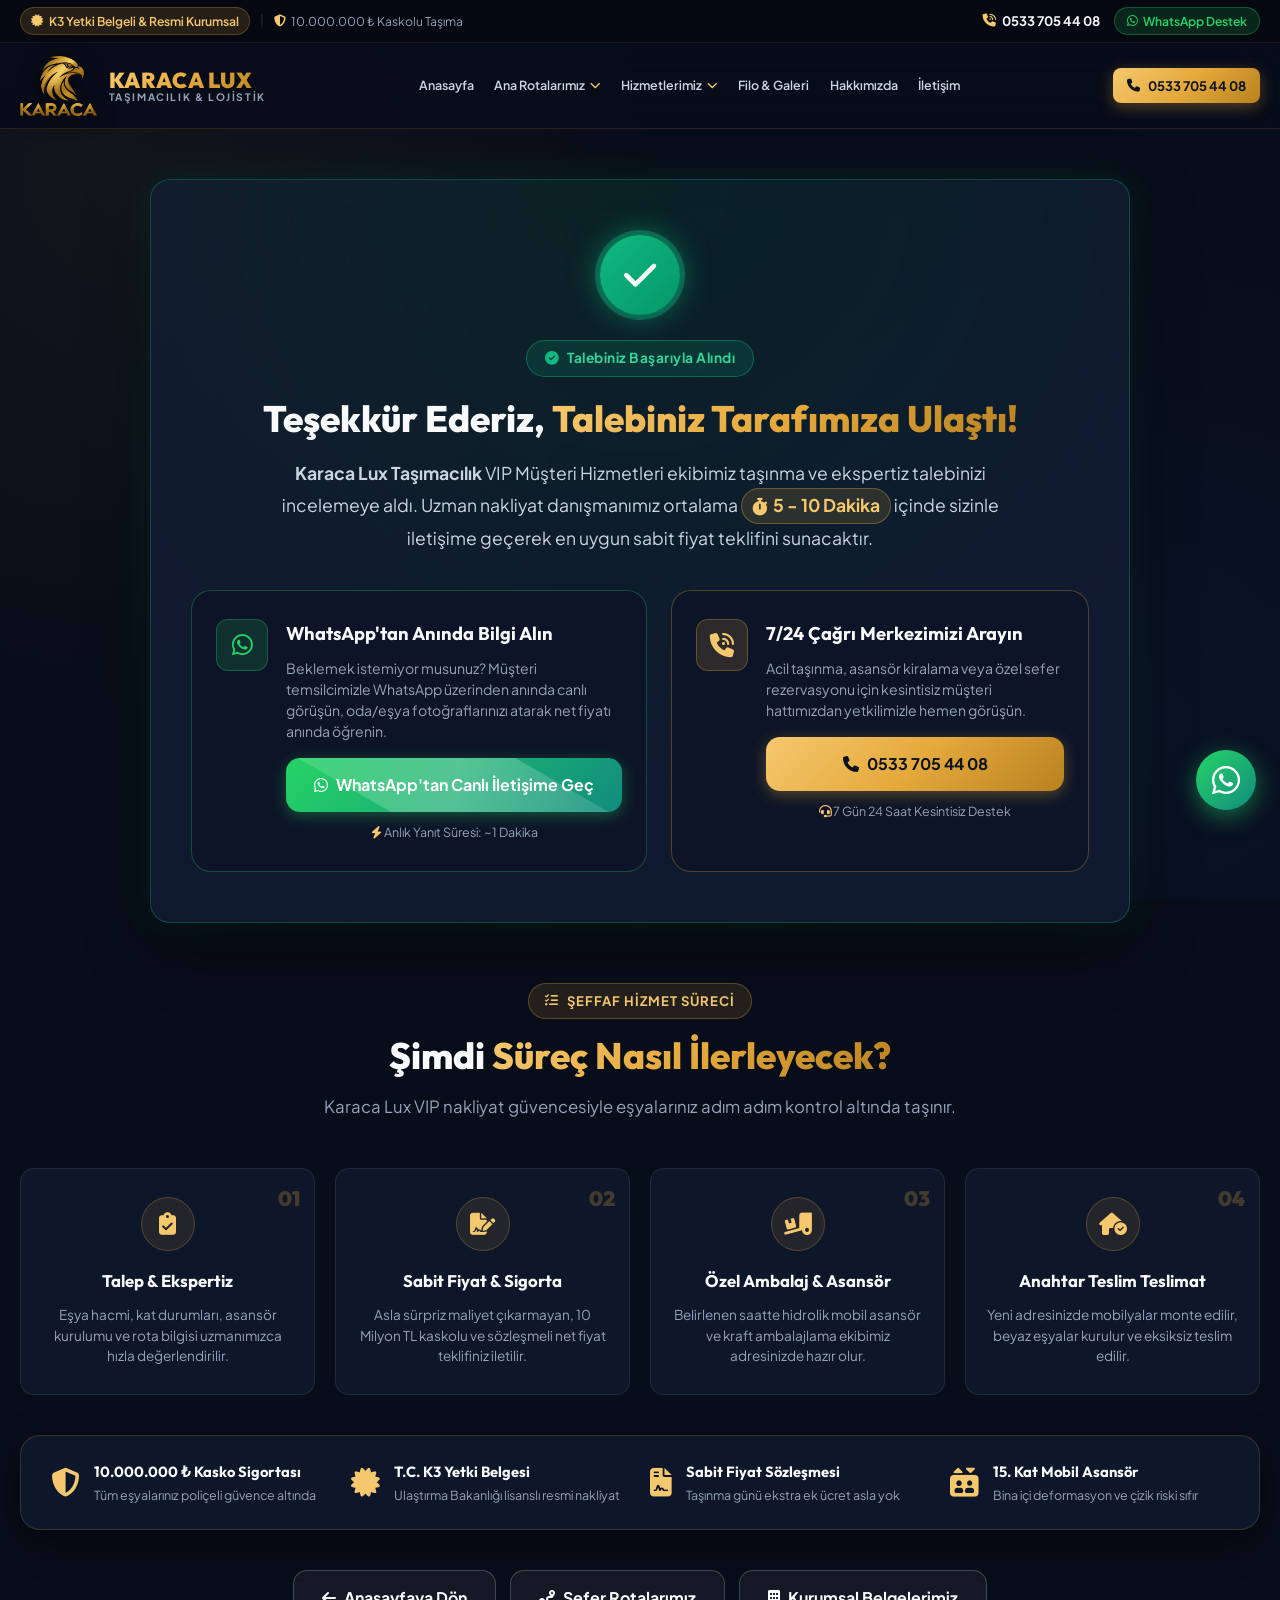
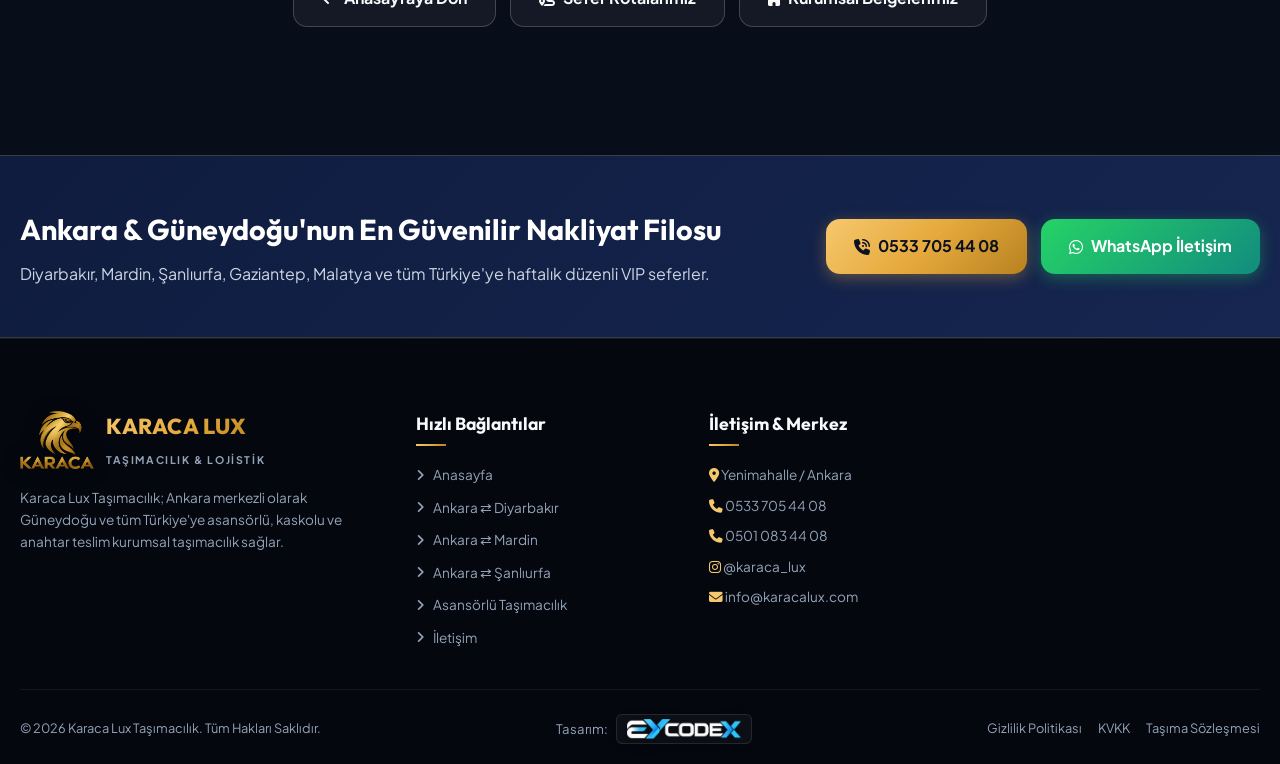
<file: tesekkurler.html>
<!DOCTYPE html>
<html lang="tr">
<head>
  <meta charset="UTF-8">
  <meta name="viewport" content="width=device-width, initial-scale=1.0">
  <title>Talebiniz Başarıyla Alındı | Karaca Lux Taşımacılık</title>
  <meta name="description" content="Karaca Lux Taşımacılık teklif talebiniz başarıyla alındı. VIP müşteri temsilcimiz ortalama 5-10 dakika içinde sizinle iletişime geçecektir.">
  
  <!-- Google Ads & Conversion Best Practice: Do not index thank you page in organic search -->
  <meta name="robots" content="noindex, nofollow">
  <meta name="author" content="Karaca Lux Taşımacılık & Lojistik">
  <link rel="canonical" href="https://karacalux.com/tesekkurler.html">

  <!-- Open Graph -->
  <meta property="og:type" content="website">
  <meta property="og:locale" content="tr_TR">
  <meta property="og:site_name" content="Karaca Lux Taşımacılık">
  <meta property="og:title" content="Talebiniz Alındı | Karaca Lux Taşımacılık">
  <meta property="og:description" content="Talebiniz bize ulaştı. Müşteri temsilcimiz 5-10 dakika içinde sizinle iletişime geçecektir.">
  <meta property="og:url" content="https://karacalux.com/tesekkurler.html">
  <meta property="og:image" content="https://karacalux.com/images/hero.jpg">

  <meta name="theme-color" content="#080d1a">
  
  <!-- Favicon -->
  <link rel="icon" type="image/png" href="images/karacalogo.png">
  <link rel="apple-touch-icon" href="images/karacalogo.png">
  
  <!-- Google Fonts -->
  <link rel="preconnect" href="https://fonts.googleapis.com">
  <link rel="preconnect" href="https://fonts.gstatic.com" crossorigin>
  <link href="https://fonts.googleapis.com/css2?family=Outfit:wght@400;500;600;700;800;900&family=Plus+Jakarta+Sans:wght@300;400;500;600;700;800&display=swap" rel="stylesheet">
  
  <!-- Font Awesome Icons -->
  <link rel="stylesheet" href="https://cdnjs.cloudflare.com/ajax/libs/font-awesome/6.5.1/css/all.min.css">
  
  <!-- Custom CSS -->
  <link rel="stylesheet" href="style.css?v=3.2">

  <!-- ==========================================================================
       GOOGLE ADS & GOOGLE ANALYTICS 4 (GA4) CONVERSION TRACKING TAGS
       ========================================================================== -->
  <!-- Google tag (gtag.js) - GA4 & Google Ads -->
  <!-- Ölçüm kimliğinizi (G-XXXXXXXXXX veya AW-XXXXXXXXX) aldığınızda alttaki satırları aktif edebilirsiniz -->
  <!--
  <script async src="https://www.googletagmanager.com/gtag/js?id=G-XXXXXXXXXX"></script>
  <script>
    window.dataLayer = window.dataLayer || [];
    function gtag(){dataLayer.push(arguments);}
    gtag('js', new Date());

    // Google Analytics 4
    gtag('config', 'G-XXXXXXXXXX');

    // Google Ads Hesabınız varsa (Örn: AW-123456789):
    // gtag('config', 'AW-XXXXXXXXX');

    // Google Ads / GA4 Dönüşüm Etkinliği Tetikleme:
    gtag('event', 'conversion', {
      'send_to': 'AW-XXXXXXXXX/YYYYYYYYYYYYYY', // Google Ads Dönüşüm Etiketi
      'value': 1.0,
      'currency': 'TRY'
    });

    // GA4 Lead Dönüşümü:
    gtag('event', 'generate_lead', {
      'event_category': 'Teklif_Formu',
      'event_label': 'WhatsApp / Web Teklif Formu'
    });
  </script>
  -->
</head>
<body class="thank-you-page">

  <!-- TOP BAR -->
  <header class="top-bar">
    <div class="container top-bar-inner">
      <div class="top-bar-left">
        <span class="route-badge"><i class="fa-solid fa-certificate text-gold"></i> K3 Yetki Belgeli & Resmi Kurumsal</span>
        <span class="top-divider">|</span>
        <span class="top-info"><i class="fa-solid fa-shield-halved text-gold"></i> 10.000.000 ₺ Kaskolu Taşıma</span>
      </div>
      <div class="top-bar-right">
        <a href="tel:+905337054408" class="top-link">
          <i class="fa-solid fa-phone-volume text-gold"></i> <strong>0533 705 44 08</strong>
        </a>
        <a href="https://wa.me/905337054408?text=Merhaba,%20web%20sitenizden%20teklif%20talebinde%20bulundum.%20Detaylar%C4%B1%20g%C3%B6r%C3%BC%C5%9Fmek%20istiyorum." target="_blank" class="top-whatsapp-btn">
          <i class="fa-brands fa-whatsapp"></i> WhatsApp Destek
        </a>
      </div>
    </div>
  </header>

  <!-- MAIN NAVIGATION -->
  <nav class="main-nav" id="mainNavbar">
    <div class="container nav-inner">
      <a href="/" class="brand-logo">
        <img src="images/karacalogo.png" alt="Karaca Lux Logo" class="logo-img">
        <div class="brand-text">
          <span class="brand-name">KARACA LUX</span>
          <span class="brand-sub">TAŞIMACILIK & LOJİSTİK</span>
        </div>
      </a>

      <div class="nav-menu" id="navMenu">
        <a href="/" class="nav-link">Anasayfa</a>
        
        <div class="nav-dropdown">
          <a href="/#rotalar" class="nav-link nav-dropdown-toggle">
            <span>Ana Rotalarımız</span> <i class="fa-solid fa-chevron-down"></i>
          </a>
          <div class="nav-dropdown-menu">
            <a href="ankara-diyarbakir-nakliyat.html" class="dropdown-item">
              <i class="fa-solid fa-location-dot"></i> Ankara ⇄ Diyarbakır
            </a>
            <a href="ankara-mardin-nakliyat.html" class="dropdown-item">
              <i class="fa-solid fa-location-dot"></i> Ankara ⇄ Mardin
            </a>
            <a href="ankara-sanliurfa-nakliyat.html" class="dropdown-item">
              <i class="fa-solid fa-location-dot"></i> Ankara ⇄ Şanlıurfa
            </a>
            <a href="ankara-gaziantep-nakliyat.html" class="dropdown-item">
              <i class="fa-solid fa-location-dot"></i> Ankara ⇄ Gaziantep
            </a>
            <div class="dropdown-divider"></div>
            <a href="/#rotalar" class="dropdown-item">
              <i class="fa-solid fa-route"></i> Tüm Rotalar & İller
            </a>
          </div>
        </div>

        <div class="nav-dropdown">
          <a href="/#hizmetler" class="nav-link nav-dropdown-toggle">
            <span>Hizmetlerimiz</span> <i class="fa-solid fa-chevron-down"></i>
          </a>
          <div class="nav-dropdown-menu">
            <a href="asansorlu-nakliyat.html" class="dropdown-item">
              <i class="fa-solid fa-elevator"></i> Asansörlü Taşımacılık
            </a>
            <a href="/#hizmetler" class="dropdown-item">
              <i class="fa-solid fa-truck-fast"></i> Şehirler Arası Nakliyat
            </a>
            <a href="/#asansorlu" class="dropdown-item">
              <i class="fa-solid fa-box-open"></i> VIP Kraft Paketleme
            </a>
          </div>
        </div>

        <a href="/#galeri" class="nav-link">Filo & Galeri</a>
        <a href="hakkimizda.html" class="nav-link">Hakkımızda</a>
        <a href="iletisim.html" class="nav-link">İletişim</a>
      </div>

      <div class="nav-actions">
        <a href="tel:+905337054408" class="btn btn-primary btn-sm btn-pulse">
          <i class="fa-solid fa-phone"></i> <span>0533 705 44 08</span>
        </a>
        <button class="mobile-toggle" id="mobileMenuBtn" aria-label="Menüyü Aç">
          <span></span><span></span><span></span>
        </button>
      </div>
    </div>
  </nav>

  <!-- MOBILE DRAWER -->
  <div class="mobile-drawer-overlay" id="drawerOverlay"></div>
  <div class="mobile-drawer" id="mobileDrawer">
    <div class="drawer-header">
      <div class="drawer-brand">
        <img src="images/karacalogo.png" alt="Logo" class="drawer-logo">
        <div>
          <div class="drawer-title">KARACA LUX</div>
          <div class="drawer-sub">VIP Taşımacılık</div>
        </div>
      </div>
      <button class="drawer-close" id="drawerCloseBtn" aria-label="Menüyü Kapat"><i class="fa-solid fa-xmark"></i></button>
    </div>
    <div class="drawer-body">
      <a href="/" class="drawer-link"><i class="fa-solid fa-house text-gold"></i> Anasayfa</a>
      <a href="ankara-diyarbakir-nakliyat.html" class="drawer-link"><i class="fa-solid fa-location-dot text-gold"></i> Ankara ⇄ Diyarbakır</a>
      <a href="ankara-mardin-nakliyat.html" class="drawer-link"><i class="fa-solid fa-location-dot text-gold"></i> Ankara ⇄ Mardin</a>
      <a href="ankara-sanliurfa-nakliyat.html" class="drawer-link"><i class="fa-solid fa-location-dot text-gold"></i> Ankara ⇄ Şanlıurfa</a>
      <a href="ankara-gaziantep-nakliyat.html" class="drawer-link"><i class="fa-solid fa-location-dot text-gold"></i> Ankara ⇄ Gaziantep</a>
      <a href="asansorlu-nakliyat.html" class="drawer-link"><i class="fa-solid fa-elevator text-gold"></i> Asansörlü Nakliyat</a>
      <a href="hakkimizda.html" class="drawer-link"><i class="fa-solid fa-shield-halved text-gold"></i> Hakkımızda</a>
      <a href="iletisim.html" class="drawer-link"><i class="fa-solid fa-phone text-gold"></i> İletişim</a>
      
      <div class="drawer-cta">
        <a href="tel:+905337054408" class="btn btn-primary w-100 mb-2"><i class="fa-solid fa-phone"></i> Hemen Ara (0533 705 44 08)</a>
        <a href="https://wa.me/905337054408" target="_blank" class="btn btn-whatsapp w-100"><i class="fa-brands fa-whatsapp"></i> WhatsApp Canlı Destek</a>
      </div>
    </div>
  </div>

  <!-- MAIN THANK YOU HERO SECTION -->
  <main class="thank-you-main">
    <div class="container">
      
      <!-- Top Success Card -->
      <div class="thank-you-card glass-panel">
        
        <div class="success-icon-container">
          <div class="success-icon-pulse"></div>
          <div class="success-icon-circle">
            <i class="fa-solid fa-check"></i>
          </div>
        </div>

        <div class="thank-you-badge">
          <i class="fa-solid fa-circle-check text-green"></i>
          <span>Talebiniz Başarıyla Alındı</span>
        </div>

        <h1 class="thank-you-title">
          Teşekkür Ederiz, <span class="gradient-text">Talebiniz Tarafımıza Ulaştı!</span>
        </h1>

        <p class="thank-you-lead">
          <strong>Karaca Lux Taşımacılık</strong> VIP Müşteri Hizmetleri ekibimiz taşınma ve ekspertiz talebinizi incelemeye aldı. 
          Uzman nakliyat danışmanımız ortalama <span class="highlight-pill"><i class="fa-solid fa-stopwatch text-gold"></i> 5 - 10 Dakika</span> içinde sizinle iletişime geçerek en uygun sabit fiyat teklifini sunacaktır.
        </p>

        <!-- Fast Contact Action Grid -->
        <div class="fast-action-grid">
          
          <!-- WhatsApp Action Box -->
          <div class="fast-action-box wa-box">
            <div class="action-icon-badge wa-icon-badge">
              <i class="fa-brands fa-whatsapp"></i>
            </div>
            <div class="action-content">
              <h3>WhatsApp'tan Anında Bilgi Alın</h3>
              <p>Beklemek istemiyor musunuz? Müşteri temsilcimizle WhatsApp üzerinden anında canlı görüşün, oda/eşya fotoğraflarınızı atarak net fiyatı anında öğrenin.</p>
              <a href="https://wa.me/905337054408?text=Merhaba,%20web%20sitenizden%20teklif%20talebinde%20bulundum.%20M%C3%BCsaitlik%20ve%20fiyat%20detaylar%C4%B1n%C4%B1%20g%C3%B6r%C3%BC%C5%9Fmek%20istiyorum." target="_blank" class="btn btn-whatsapp btn-lg w-100 btn-glow">
                <i class="fa-brands fa-whatsapp"></i> WhatsApp'tan Canlı İletişime Geç
              </a>
              <span class="action-meta"><i class="fa-solid fa-bolt text-gold"></i> Anlık Yanıt Süresi: ~1 Dakika</span>
            </div>
          </div>

          <!-- Call Action Box -->
          <div class="fast-action-box call-box">
            <div class="action-icon-badge call-icon-badge">
              <i class="fa-solid fa-phone-volume"></i>
            </div>
            <div class="action-content">
              <h3>7/24 Çağrı Merkezimizi Arayın</h3>
              <p>Acil taşınma, asansör kiralama veya özel sefer rezervasyonu için kesintisiz müşteri hattımızdan yetkilimizle hemen görüşün.</p>
              <a href="tel:+905337054408" class="btn btn-primary btn-lg w-100 btn-pulse">
                <i class="fa-solid fa-phone"></i> 0533 705 44 08
              </a>
              <span class="action-meta"><i class="fa-solid fa-headset text-gold"></i> 7 Gün 24 Saat Kesintisiz Destek</span>
            </div>
          </div>

        </div>

      </div>

      <!-- NEXT STEPS TIMELINE (SÜREÇ NASIL İŞLER?) -->
      <div class="process-section-wrap">
        <div class="section-header text-center">
          <span class="section-subtitle"><i class="fa-solid fa-list-check"></i> ŞEFFAF HİZMET SÜRECİ</span>
          <h2 class="section-title">Şimdi <span class="gradient-text">Süreç Nasıl İlerleyecek?</span></h2>
          <p class="section-desc">Karaca Lux VIP nakliyat güvencesiyle eşyalarınız adım adım kontrol altında taşınır.</p>
        </div>

        <div class="process-grid-4">
          
          <div class="process-card">
            <div class="process-num">01</div>
            <div class="process-card-icon"><i class="fa-solid fa-clipboard-check"></i></div>
            <h4>Talep & Ekspertiz</h4>
            <p>Eşya hacmi, kat durumları, asansör kurulumu ve rota bilgisi uzmanımızca hızla değerlendirilir.</p>
          </div>

          <div class="process-card">
            <div class="process-num">02</div>
            <div class="process-card-icon"><i class="fa-solid fa-file-signature"></i></div>
            <h4>Sabit Fiyat & Sigorta</h4>
            <p>Asla sürpriz maliyet çıkarmayan, 10 Milyon TL kaskolu ve sözleşmeli net fiyat teklifiniz iletilir.</p>
          </div>

          <div class="process-card">
            <div class="process-num">03</div>
            <div class="process-card-icon"><i class="fa-solid fa-truck-ramp-box"></i></div>
            <h4>Özel Ambalaj & Asansör</h4>
            <p>Belirlenen saatte hidrolik mobil asansör ve kraft ambalajlama ekibimiz adresinizde hazır olur.</p>
          </div>

          <div class="process-card">
            <div class="process-num">04</div>
            <div class="process-card-icon"><i class="fa-solid fa-house-circle-check"></i></div>
            <h4>Anahtar Teslim Teslimat</h4>
            <p>Yeni adresinizde mobilyalar monte edilir, beyaz eşyalar kurulur ve eksiksiz teslim edilir.</p>
          </div>

        </div>
      </div>

      <!-- TRUST & GUARANTEE BAR -->
      <div class="guarantee-bar glass-panel">
        <div class="guarantee-grid">
          
          <div class="guarantee-item">
            <i class="fa-solid fa-shield-halved text-gold"></i>
            <div>
              <strong>10.000.000 ₺ Kasko Sigortası</strong>
              <span>Tüm eşyalarınız poliçeli güvence altında</span>
            </div>
          </div>

          <div class="guarantee-item">
            <i class="fa-solid fa-certificate text-gold"></i>
            <div>
              <strong>T.C. K3 Yetki Belgesi</strong>
              <span>Ulaştırma Bakanlığı lisanslı resmi nakliyat</span>
            </div>
          </div>

          <div class="guarantee-item">
            <i class="fa-solid fa-file-contract text-gold"></i>
            <div>
              <strong>Sabit Fiyat Sözleşmesi</strong>
              <span>Taşınma günü ekstra ek ücret asla yok</span>
            </div>
          </div>

          <div class="guarantee-item">
            <i class="fa-solid fa-elevator text-gold"></i>
            <div>
              <strong>15. Kat Mobil Asansör</strong>
              <span>Bina içi deformasyon ve çizik riski sıfır</span>
            </div>
          </div>

        </div>
      </div>

      <!-- QUICK NAVIGATION BUTTONS -->
      <div class="thank-you-actions-bar text-center">
        <a href="/" class="btn btn-outline btn-lg">
          <i class="fa-solid fa-arrow-left"></i> Anasayfaya Dön
        </a>
        <a href="/#rotalar" class="btn btn-outline btn-lg">
          <i class="fa-solid fa-route"></i> Sefer Rotalarımız
        </a>
        <a href="hakkimizda.html" class="btn btn-outline btn-lg">
          <i class="fa-solid fa-building"></i> Kurumsal Belgelerimiz
        </a>
      </div>

    </div>
  </main>

  <!-- CTA Banner -->
  <section class="cta-banner-section mt-5">
    <div class="container">
      <div class="cta-banner-inner">
        <div class="cta-text">
          <h2>Ankara & Güneydoğu'nun En Güvenilir Nakliyat Filosu</h2>
          <p>Diyarbakır, Mardin, Şanlıurfa, Gaziantep, Malatya ve tüm Türkiye'ye haftalık düzenli VIP seferler.</p>
        </div>
        <div class="cta-buttons">
          <a href="tel:+905337054408" class="btn btn-primary btn-lg"><i class="fa-solid fa-phone-volume"></i> 0533 705 44 08</a>
          <a href="https://wa.me/905337054408?text=Merhaba,%20teklifim%20hakk%C4%B1nda%20g%C3%B6r%C3%BC%C5%9Fmek%20istiyorum." target="_blank" class="btn btn-whatsapp btn-lg"><i class="fa-brands fa-whatsapp"></i> WhatsApp İletişim</a>
        </div>
      </div>
    </div>
  </section>

  <!-- FOOTER -->
  <footer class="main-footer">
    <div class="container">
      <div class="footer-grid">
        <div class="footer-col brand-col">
          <div class="footer-logo">
            <img src="images/karacalogo.png" alt="Karaca Lux Logo" class="footer-logo-img">
            <div><span class="f-brand-name">KARACA LUX</span><span class="f-brand-sub">TAŞIMACILIK & LOJİSTİK</span></div>
          </div>
          <p class="footer-about">Karaca Lux Taşımacılık; Ankara merkezli olarak Güneydoğu ve tüm Türkiye'ye asansörlü, kaskolu ve anahtar teslim kurumsal taşımacılık sağlar.</p>
        </div>
        <div class="footer-col">
          <h4 class="footer-title">Hızlı Bağlantılar</h4>
          <ul class="footer-links">
            <li><a href="/"><i class="fa-solid fa-angle-right"></i> Anasayfa</a></li>
            <li><a href="ankara-diyarbakir-nakliyat.html"><i class="fa-solid fa-angle-right"></i> Ankara ⇄ Diyarbakır</a></li>
            <li><a href="ankara-mardin-nakliyat.html"><i class="fa-solid fa-angle-right"></i> Ankara ⇄ Mardin</a></li>
            <li><a href="ankara-sanliurfa-nakliyat.html"><i class="fa-solid fa-angle-right"></i> Ankara ⇄ Şanlıurfa</a></li>
            <li><a href="asansorlu-nakliyat.html"><i class="fa-solid fa-angle-right"></i> Asansörlü Taşımacılık</a></li>
            <li><a href="iletisim.html"><i class="fa-solid fa-angle-right"></i> İletişim</a></li>
          </ul>
        </div>
        <div class="footer-col">
          <h4 class="footer-title">İletişim & Merkez</h4>
          <div class="footer-contact-info">
            <p><i class="fa-solid fa-location-dot text-gold"></i> Yenimahalle / Ankara</p>
            <p><i class="fa-solid fa-phone text-gold"></i> 0533 705 44 08</p>
            <p><i class="fa-solid fa-phone text-gold"></i> 0501 083 44 08</p>
            <p><i class="fa-brands fa-instagram text-gold"></i> <a href="https://www.instagram.com/karaca_lux/" target="_blank" rel="noopener noreferrer" style="color: inherit;">@karaca_lux</a></p>
            <p><i class="fa-solid fa-envelope text-gold"></i> <a href="mailto:info@karacalux.com" style="color: inherit;">info@karacalux.com</a></p>
          </div>
        </div>
      </div>
      <div class="footer-bottom">
        <p>&copy; 2026 Karaca Lux Taşımacılık. Tüm Hakları Saklıdır.</p>
        <div class="footer-credit">
          <span>Tasarım:</span>
          <a href="https://www.eycodex.com" target="_blank" rel="noopener noreferrer" class="creator-link" title="EyCodeX Web Tasarım & Yazılım">
            <img src="images/eycodex.png" alt="EyCodeX" class="creator-logo-img">
          </a>
        </div>
        <div class="footer-bottom-links">
          <a href="gizlilik-politikasi.html">Gizlilik Politikası</a>
          <a href="kvkk-aydinlatma.html">KVKK</a>
          <a href="tasima-sozlesmesi.html">Taşıma Sözleşmesi</a>
        </div>
      </div>
    </div>
  </footer>

  <!-- FLOATING BUTTONS -->
  <a href="https://wa.me/905337054408?text=Merhaba,%20web%20sitenizden%20teklif%20talebinde%20bulundum.%20Bilgi%20almak%20istiyorum." target="_blank" class="floating-wa-btn" aria-label="WhatsApp Destek">
    <i class="fa-brands fa-whatsapp"></i>
    <span class="wa-tooltip">Canlı Destek</span>
  </a>
  <div class="mobile-sticky-bar">
    <a href="tel:+905337054408" class="mob-btn mob-call"><i class="fa-solid fa-phone"></i><span>Hemen Ara</span></a>
    <a href="https://wa.me/905337054408?text=Merhaba,%20web%20sitenizden%20teklif%20talebinde%20bulundum." target="_blank" class="mob-btn mob-wa"><i class="fa-brands fa-whatsapp"></i><span>WhatsApp</span></a>
    <a href="tel:+905010834408" class="mob-btn"><i class="fa-solid fa-headset text-gold"></i><span>Danışma</span></a>
  </div>

  <!-- SCRIPT -->
  <script src="script.js?v=3.2"></script>
</body>
</html>
</file>
<file: style.css>
/* ==========================================================================
   KARACA LUX TAŞIMACILIK - ULTRA MODERN LUXURY DESIGN SYSTEM
   ========================================================================== */

:root {
  /* Colors */
  --bg-primary: #080d1a;
  --bg-secondary: #0d1527;
  --bg-tertiary: #131f38;
  --bg-card: rgba(17, 27, 49, 0.75);
  --bg-card-hover: rgba(24, 38, 69, 0.9);
  --border-glass: rgba(212, 175, 55, 0.2);
  --border-subtle: rgba(255, 255, 255, 0.08);

  /* Gold & Luxury Accents */
  --gold-primary: #e5a93c;
  --gold-light: #f6c86e;
  --gold-dark: #b88220;
  --gold-gradient: linear-gradient(135deg, #f6c86e 0%, #e5a93c 50%, #b88220 100%);
  --gold-glow: rgba(229, 169, 60, 0.35);

  /* Functional Colors */
  --text-white: #ffffff;
  --text-heading: #f8fafc;
  --text-body: #cbd5e1;
  --text-muted: #94a3b8;
  --text-gold: #f6c86e;
  --success: #10b981;
  --danger: #ef4444;
  --whatsapp-color: #25d366;
  --whatsapp-gradient: linear-gradient(135deg, #25d366 0%, #128c7e 100%);

  /* Typography */
  --font-heading: 'Outfit', sans-serif;
  --font-body: 'Plus Jakarta Sans', sans-serif;

  /* Layout & Spacing */
  --max-width: 1340px;
  --nav-height: 86px;
  --radius-sm: 8px;
  --radius-md: 14px;
  --radius-lg: 20px;
  --radius-full: 9999px;

  /* Transitions & Shadows */
  --transition-fast: 0.2s cubic-bezier(0.4, 0, 0.2, 1);
  --transition-normal: 0.35s cubic-bezier(0.4, 0, 0.2, 1);
  --shadow-subtle: 0 4px 20px rgba(0, 0, 0, 0.3);
  --shadow-gold: 0 10px 30px rgba(229, 169, 60, 0.25);
  --shadow-card: 0 12px 36px rgba(0, 0, 0, 0.45);
}

/* ==========================================================================
   RESET & GLOBAL STYLES
   ========================================================================== */
* {
  margin: 0;
  padding: 0;
  box-sizing: border-box;
}

html, body {
  width: 100%;
  max-width: 100%;
  position: relative;
  -webkit-overflow-scrolling: touch;
}

/* overflow-x:hidden yalnızca html'de olmalı; body'de olursa position:sticky menü bozulur */
html {
  overflow-x: hidden;
}

body {
  overflow-x: clip;
}


html {
  scroll-behavior: smooth;
  font-size: 16px;
}

body {
  font-family: var(--font-body);
  background-color: var(--bg-primary);
  color: var(--text-body);
  line-height: 1.65;
  background-image: 
    radial-gradient(circle at 10% 20%, rgba(229, 169, 60, 0.05) 0%, transparent 40%),
    radial-gradient(circle at 90% 80%, rgba(37, 99, 235, 0.05) 0%, transparent 40%);
  background-attachment: fixed;
}

img {
  max-width: 100%;
  height: auto;
  display: block;
}

a {
  text-decoration: none;
  color: inherit;
  transition: var(--transition-fast);
}

ul {
  list-style: none;
}

button, input, select, textarea {
  font-family: inherit;
}

.container {
  width: 100%;
  max-width: var(--max-width);
  margin: 0 auto;
  padding: 0 20px;
}

.text-center { text-align: center; }
.text-gold { color: var(--gold-light) !important; }
.text-green { color: var(--success) !important; }
.text-danger { color: var(--danger) !important; }
.w-100 { width: 100%; }
.mb-2 { margin-bottom: 0.5rem; }
.mt-3 { margin-top: 1rem; }
.mt-5 { margin-top: 3rem; }

/* Gradient & Typography Helpers */
.gradient-text {
  background: var(--gold-gradient);
  -webkit-background-clip: text;
  -webkit-text-fill-color: transparent;
  display: inline-block;
}

.section-header {
  margin-bottom: 48px;
}

.section-subtitle {
  display: inline-flex;
  align-items: center;
  gap: 8px;
  background: rgba(229, 169, 60, 0.12);
  color: var(--gold-light);
  border: 1px solid rgba(229, 169, 60, 0.3);
  padding: 6px 16px;
  border-radius: var(--radius-full);
  font-size: 0.82rem;
  font-weight: 700;
  letter-spacing: 1px;
  text-transform: uppercase;
  margin-bottom: 14px;
}

.section-title {
  font-family: var(--font-heading);
  font-size: 2.3rem;
  font-weight: 800;
  color: var(--text-heading);
  line-height: 1.25;
  margin-bottom: 14px;
}

.section-desc {
  font-size: 1.05rem;
  color: var(--text-muted);
  max-width: 720px;
  margin: 0 auto;
}

/* Glassmorphism Panel */
.glass-panel {
  background: var(--bg-card);
  backdrop-filter: blur(16px);
  -webkit-backdrop-filter: blur(16px);
  border: 1px solid var(--border-glass);
  border-radius: var(--radius-lg);
  box-shadow: var(--shadow-card);
}

/* ==========================================================================
   BUTTONS
   ========================================================================== */
.btn {
  display: inline-flex;
  align-items: center;
  justify-content: center;
  gap: 8px;
  padding: 11px 22px;
  border-radius: var(--radius-md);
  font-weight: 700;
  font-size: 0.92rem;
  cursor: pointer;
  border: none;
  transition: all var(--transition-fast);
  text-align: center;
  white-space: nowrap;
}

.btn-primary {
  background: var(--gold-gradient);
  color: #0b1120;
  box-shadow: 0 4px 15px rgba(229, 169, 60, 0.35);
}

.btn-primary:hover {
  transform: translateY(-2px);
  box-shadow: 0 8px 25px rgba(229, 169, 60, 0.55);
  color: #000;
}

.btn-whatsapp {
  background: var(--whatsapp-gradient);
  color: #ffffff;
  box-shadow: 0 4px 15px rgba(37, 211, 102, 0.35);
}

.btn-whatsapp:hover {
  transform: translateY(-2px);
  box-shadow: 0 8px 25px rgba(37, 211, 102, 0.55);
  color: #fff;
}

.btn-outline {
  background: rgba(255, 255, 255, 0.05);
  color: var(--text-heading);
  border: 1px solid rgba(255, 255, 255, 0.2);
}

.btn-outline:hover {
  background: rgba(255, 255, 255, 0.12);
  border-color: var(--gold-primary);
  color: var(--gold-light);
  transform: translateY(-2px);
}

.btn-sm {
  padding: 7px 14px;
  font-size: 0.82rem;
  border-radius: var(--radius-sm);
}

.btn-lg {
  padding: 14px 28px;
  font-size: 1rem;
}

.btn-glow {
  position: relative;
  overflow: hidden;
}

.btn-glow::after {
  content: '';
  position: absolute;
  top: -50%;
  left: -50%;
  width: 200%;
  height: 200%;
  background: linear-gradient(
    60deg,
    transparent,
    rgba(255, 255, 255, 0.25),
    transparent
  );
  transform: rotate(30deg);
  animation: shine 4s infinite;
}

@keyframes shine {
  0% { transform: translateX(-100%) rotate(30deg); }
  30%, 100% { transform: translateX(100%) rotate(30deg); }
}

.btn-pulse {
  animation: pulseGlow 2.5s infinite;
}

@keyframes pulseGlow {
  0%, 100% { box-shadow: 0 0 10px rgba(229, 169, 60, 0.4); }
  50% { box-shadow: 0 0 22px rgba(229, 169, 60, 0.8); }
}

/* ==========================================================================
   TOP BAR - DESKTOP & MOBILE RESPONSIVE
   ========================================================================== */
.top-bar {
  background: #050811;
  border-bottom: 1px solid rgba(255, 255, 255, 0.06);
  font-size: 0.8rem;
  padding: 7px 0;
  color: var(--text-muted);
  width: 100%;
}

.top-bar-inner {
  display: flex;
  align-items: center;
  justify-content: space-between;
  gap: 12px;
}

.top-bar-left {
  display: flex;
  align-items: center;
  gap: 10px;
  flex-shrink: 0;
}

.route-badge {
  background: rgba(229, 169, 60, 0.15);
  color: var(--gold-light);
  padding: 3px 10px;
  border-radius: var(--radius-full);
  font-weight: 600;
  font-size: 0.76rem;
  border: 1px solid rgba(229, 169, 60, 0.25);
  display: inline-flex;
  align-items: center;
  gap: 6px;
  white-space: nowrap;
}

.top-divider {
  color: rgba(255, 255, 255, 0.15);
}

.top-info {
  font-size: 0.76rem;
  display: inline-flex;
  align-items: center;
  gap: 5px;
  white-space: nowrap;
}

.top-bar-right {
  display: flex;
  align-items: center;
  gap: 14px;
  flex-shrink: 0;
}

.top-link {
  color: var(--text-heading);
  display: inline-flex;
  align-items: center;
  gap: 6px;
  white-space: nowrap;
  font-size: 0.82rem;
}

.top-link:hover {
  color: var(--gold-light);
}

.top-ig-link {
  color: #f6c86e;
  display: inline-flex;
  align-items: center;
  gap: 5px;
  font-weight: 600;
  white-space: nowrap;
}

.top-ig-link:hover {
  color: #ffffff;
}

.top-whatsapp-btn {
  background: rgba(37, 211, 102, 0.15);
  color: #25d366;
  padding: 3px 12px;
  border-radius: var(--radius-full);
  font-weight: 600;
  font-size: 0.76rem;
  display: inline-flex;
  align-items: center;
  gap: 5px;
  border: 1px solid rgba(37, 211, 102, 0.3);
  white-space: nowrap;
}

.top-whatsapp-btn:hover {
  background: #25d366;
  color: #fff;
}

/* Visibility Utilities */
.d-none-mobile {
  display: inline-flex !important;
}

.d-only-mobile {
  display: none !important;
}

/* Responsive Top Bar for Tablets & Mobiles */
@media (max-width: 991px) {
  .d-none-mobile {
    display: none !important;
  }
  
  .d-only-mobile {
    display: inline-flex !important;
  }

  .top-bar {
    padding: 6px 0;
    font-size: 0.75rem;
  }

  .top-bar-inner {
    display: flex;
    align-items: center;
    justify-content: space-between;
    gap: 8px;
    flex-wrap: nowrap;
  }

  .top-bar-left {
    display: flex;
    align-items: center;
    flex: 1;
    min-width: 0;
    overflow: hidden;
  }

  .route-badge {
    font-size: 0.72rem;
    padding: 2px 8px;
    white-space: nowrap;
    text-overflow: ellipsis;
    overflow: hidden;
  }

  .top-bar-right {
    display: flex;
    align-items: center;
    gap: 10px;
    flex-shrink: 0;
  }

  .top-link {
    font-size: 0.76rem;
  }

  .top-ig-link {
    display: none !important;
  }
}

@media (max-width: 480px) {
  .top-bar {
    padding: 5px 0;
  }

  .top-bar-inner {
    gap: 6px;
  }

  .route-badge {
    font-size: 0.7rem;
    padding: 2px 6px;
    border-radius: var(--radius-sm);
  }

  .top-bar-right {
    gap: 8px;
  }

  .top-link strong {
    font-size: 0.75rem;
  }
}

/* ==========================================================================
   MAIN NAVIGATION - PERFECT FIT & SLEEK ALIGNMENT
   ========================================================================== */
.main-nav {
  position: sticky;
  top: 0;
  z-index: 1000;
  height: var(--nav-height);
  background: rgba(8, 13, 26, 0.92);
  backdrop-filter: blur(18px);
  -webkit-backdrop-filter: blur(18px);
  border-bottom: 1px solid rgba(212, 175, 55, 0.15);
  display: flex;
  align-items: center;
  transition: all var(--transition-fast);
}

.main-nav.scrolled {
  height: 70px;
  background: rgba(5, 8, 17, 0.97);
  box-shadow: 0 10px 30px rgba(0, 0, 0, 0.5);
}

.main-nav.scrolled .logo-img {
  height: 50px;
}

.nav-inner {
  display: flex;
  align-items: center;
  justify-content: space-between;
  gap: 12px;
  width: 100%;
}

/* Brand Logo + Text */
.brand-logo {
  display: flex;
  align-items: center;
  gap: 12px;
  flex-shrink: 0;
  white-space: nowrap;
}

.logo-img {
  height: 60px;
  width: auto;
  max-width: 160px;
  object-fit: contain;
  filter: drop-shadow(0 2px 10px rgba(0, 0, 0, 0.6));
  transition: all var(--transition-fast);
}

.brand-text {
  display: flex;
  flex-direction: column;
  justify-content: center;
}

.brand-name {
  font-family: var(--font-heading);
  font-size: 1.35rem;
  font-weight: 900;
  letter-spacing: 0.8px;
  background: var(--gold-gradient);
  -webkit-background-clip: text;
  -webkit-text-fill-color: transparent;
  line-height: 1.1;
}

.brand-sub {
  font-size: 0.64rem;
  font-weight: 700;
  letter-spacing: 1.6px;
  color: var(--text-muted);
  line-height: 1;
}

/* Nav Menu Items */
.nav-menu {
  display: flex;
  align-items: center;
  justify-content: center;
  gap: clamp(6px, 1.1vw, 16px);
  flex-wrap: nowrap;
  flex: 1;
  margin: 0 8px;
}

.nav-link {
  font-size: clamp(0.78rem, 0.88vw, 0.88rem);
  font-weight: 600;
  color: var(--text-body);
  position: relative;
  padding: 6px 3px;
  white-space: nowrap;
  transition: color var(--transition-fast);
}

.nav-link:hover, .nav-link.active {
  color: var(--gold-light);
}

.nav-link::after {
  content: '';
  position: absolute;
  bottom: 0;
  left: 0;
  width: 0;
  height: 2px;
  background: var(--gold-gradient);
  transition: width var(--transition-fast);
}

.nav-link:hover::after, .nav-link.active::after {
  width: 100%;
}

/* ==========================================================================
   LUXURY DROPDOWN MENU
   ========================================================================== */
.nav-dropdown {
  position: relative;
  display: flex;
  align-items: center;
  height: 100%;
}

.nav-dropdown-toggle {
  display: flex;
  align-items: center;
  gap: 5px;
  cursor: pointer;
}

.nav-dropdown-toggle i {
  font-size: 0.68rem;
  transition: transform var(--transition-fast);
  color: var(--gold-light);
}

.nav-dropdown:hover .nav-dropdown-toggle i {
  transform: rotate(180deg);
}

.nav-dropdown-menu {
  position: absolute;
  top: calc(100% + 10px);
  left: 50%;
  transform: translateX(-50%) translateY(10px);
  min-width: 255px;
  background: rgba(10, 16, 32, 0.96);
  backdrop-filter: blur(20px);
  -webkit-backdrop-filter: blur(20px);
  border: 1px solid var(--border-glass);
  border-radius: var(--radius-md);
  box-shadow: 0 16px 36px rgba(0, 0, 0, 0.65);
  padding: 8px 0;
  opacity: 0;
  visibility: hidden;
  transition: all 0.25s cubic-bezier(0.4, 0, 0.2, 1);
  z-index: 1100;
  pointer-events: none;
}

/* Hover bridge */
.nav-dropdown-menu::before {
  content: '';
  position: absolute;
  top: -14px;
  left: 0;
  width: 100%;
  height: 14px;
}

.nav-dropdown:hover .nav-dropdown-menu,
.nav-dropdown:focus-within .nav-dropdown-menu {
  opacity: 1;
  visibility: visible;
  transform: translateX(-50%) translateY(0);
  pointer-events: auto;
}

.dropdown-item {
  display: flex;
  align-items: center;
  gap: 10px;
  padding: 10px 18px;
  color: var(--text-body);
  font-size: 0.84rem;
  font-weight: 600;
  transition: all var(--transition-fast);
  white-space: nowrap;
}

.dropdown-item i {
  color: var(--gold-light);
  font-size: 0.8rem;
  width: 16px;
  text-align: center;
  transition: transform var(--transition-fast);
}

.dropdown-item:hover {
  background: rgba(229, 169, 60, 0.12);
  color: #ffffff;
  padding-left: 22px;
}

.dropdown-item:hover i {
  transform: scale(1.15);
}

.dropdown-divider {
  height: 1px;
  background: rgba(255, 255, 255, 0.08);
  margin: 6px 0;
}

.nav-actions {
  display: flex;
  align-items: center;
  gap: 10px;
  flex-shrink: 0;
}

.mobile-toggle {
  display: none;
  flex-direction: column;
  gap: 5px;
  background: transparent;
  border: none;
  cursor: pointer;
  padding: 6px;
}

.mobile-toggle span {
  width: 24px;
  height: 2.2px;
  background-color: var(--gold-light);
  border-radius: 2px;
  transition: var(--transition-fast);
}

/* ==========================================================================
   MOBILE DRAWER
   ========================================================================== */
.mobile-drawer {
  position: fixed;
  top: 0;
  right: 0;
  transform: translateX(105%);
  width: min(300px, 85vw);
  height: 100vh;
  height: 100dvh;
  background: #0b1120;
  z-index: 2000;
  padding: 24px 20px;
  display: flex;
  flex-direction: column;
  box-shadow: -5px 0 25px rgba(0, 0, 0, 0.7);
  transition: transform 0.35s cubic-bezier(0.4, 0, 0.2, 1), visibility 0.35s;
  overflow-y: auto;
  visibility: hidden;
  pointer-events: none;
}

.mobile-drawer.open {
  transform: translateX(0);
  visibility: visible;
  pointer-events: auto;
}

.drawer-header {
  display: flex;
  align-items: center;
  justify-content: space-between;
  padding-bottom: 18px;
  border-bottom: 1px solid rgba(255, 255, 255, 0.1);
  margin-bottom: 20px;
}

.drawer-close {
  background: transparent;
  border: none;
  font-size: 2rem;
  color: var(--text-muted);
  cursor: pointer;
  line-height: 1;
}

.drawer-links {
  display: flex;
  flex-direction: column;
  gap: 10px;
  flex: 1;
}

.drawer-link {
  font-size: 0.95rem;
  font-weight: 600;
  color: var(--text-body);
  padding: 10px 12px;
  border-radius: var(--radius-sm);
  display: flex;
  align-items: center;
  gap: 10px;
  background: transparent;
  border: none;
  width: 100%;
  text-align: left;
  cursor: pointer;
}

.drawer-link:hover {
  background: rgba(229, 169, 60, 0.1);
  color: var(--gold-light);
}

/* Mobile Drawer Submenu */
.drawer-dropdown {
  display: flex;
  flex-direction: column;
}

.drawer-dropdown-toggle {
  justify-content: space-between;
}

.drawer-dropdown-toggle i:last-child {
  font-size: 0.75rem;
  transition: transform 0.3s ease;
}

.drawer-dropdown.open .drawer-dropdown-toggle i:last-child {
  transform: rotate(180deg);
  color: var(--gold-light);
}

.drawer-submenu {
  display: none;
  flex-direction: column;
  padding-left: 16px;
  margin: 4px 0 8px 12px;
  border-left: 2px solid rgba(229, 169, 60, 0.3);
  gap: 4px;
}

.drawer-dropdown.open .drawer-submenu {
  display: flex;
}

.drawer-sublink {
  font-size: 0.88rem;
  font-weight: 500;
  color: var(--text-muted);
  padding: 8px 10px;
  border-radius: var(--radius-sm);
  display: flex;
  align-items: center;
  gap: 8px;
  transition: all var(--transition-fast);
}

.drawer-sublink:hover, .drawer-sublink.active {
  color: #fff;
  background: rgba(229, 169, 60, 0.12);
  padding-left: 14px;
}

.drawer-footer {
  padding-top: 16px;
  border-top: 1px solid rgba(255, 255, 255, 0.1);
}

.drawer-overlay {
  position: fixed;
  top: 0;
  left: 0;
  right: 0;
  bottom: 0;
  width: 100%;
  height: 100%;
  height: 100dvh;
  background: rgba(0, 0, 0, 0.7);
  backdrop-filter: blur(4px);
  -webkit-backdrop-filter: blur(4px);
  z-index: 1999;
  opacity: 0;
  visibility: hidden;
  transition: all 0.3s ease;
  pointer-events: none;
}

.drawer-overlay.open {
  opacity: 1;
  visibility: visible;
  pointer-events: auto;
}

/* ==========================================================================
   HERO SECTION
   ========================================================================== */
.hero-section {
  position: relative;
  min-height: calc(100vh - var(--nav-height) - 40px);
  display: flex;
  align-items: center;
  padding: 60px 0 80px 0;
  background-color: #060a14;
  overflow: hidden;
}

.hero-bg-slider {
  position: absolute;
  top: 0;
  left: 0;
  width: 100%;
  height: 100%;
  z-index: 0;
  overflow: hidden;
}

.hero-slide {
  position: absolute;
  top: 0;
  left: 0;
  width: 100%;
  height: 100%;
  background-size: cover;
  background-position: center center;
  background-repeat: no-repeat;
  opacity: 0;
  transform: scale(1.03);
  transition: opacity 1.2s cubic-bezier(0.4, 0, 0.2, 1), transform 6s cubic-bezier(0.1, 0, 0.2, 1);
  pointer-events: none;
}

.hero-slide.active {
  opacity: 1;
  transform: scale(1);
  pointer-events: auto;
}

/* Mobile Component Defaults (hidden on desktop) */
.hero-mobile-slider-box {
  display: none;
}

.comparison-cards-mobile {
  display: none;
}

.route-price-cards-mobile {
  display: none;
}

.hero-bg-overlay {
  position: absolute;
  top: 0;
  left: 0;
  width: 100%;
  height: 100%;
  background: 
    linear-gradient(
      90deg,
      rgba(6, 10, 20, 0.48) 0%,
      rgba(6, 10, 20, 0.12) 35%,
      transparent 50%,
      transparent 100%
    ),
    linear-gradient(
      180deg,
      rgba(6, 10, 20, 0.25) 0%,
      transparent 15%,
      transparent 80%,
      rgba(6, 10, 20, 0.9) 100%
    );
  z-index: 1;
  pointer-events: none;
}

.hero-container {
  position: relative;
  z-index: 2;
  width: 100%;
}

.hero-floating-content {
  max-width: 580px;
  background: transparent !important;
  border: none !important;
  padding: 0 !important;
  box-shadow: none !important;
}

.hero-tag-wrap {
  display: flex;
  flex-wrap: wrap;
  align-items: center;
  gap: 8px;
  margin-bottom: 16px;
}

.hero-tag {
  background: rgba(8, 13, 26, 0.65);
  backdrop-filter: blur(8px);
  -webkit-backdrop-filter: blur(8px);
  color: var(--gold-light);
  border: 1px solid rgba(229, 169, 60, 0.45);
  padding: 5px 14px;
  border-radius: var(--radius-full);
  font-size: 0.8rem;
  font-weight: 700;
  display: inline-flex;
  align-items: center;
  gap: 6px;
  text-shadow: 0 1px 4px rgba(0, 0, 0, 0.8);
}

.hero-route-tag {
  background: rgba(8, 13, 26, 0.65);
  backdrop-filter: blur(8px);
  -webkit-backdrop-filter: blur(8px);
  color: #93c5fd;
  border: 1px solid rgba(37, 99, 235, 0.45);
  padding: 5px 14px;
  border-radius: var(--radius-full);
  font-size: 0.8rem;
  font-weight: 700;
  text-shadow: 0 1px 4px rgba(0, 0, 0, 0.8);
}

.hero-floating-content .hero-title {
  font-family: var(--font-heading);
  font-size: clamp(2.1rem, 3.4vw, 2.75rem);
  font-weight: 900;
  color: #ffffff;
  line-height: 1.25;
  margin-bottom: 14px;
  text-shadow: 0 2px 8px rgba(0, 0, 0, 1), 0 4px 20px rgba(0, 0, 0, 0.95), 0 0 35px rgba(0, 0, 0, 0.8);
}

.hero-floating-content .gradient-text {
  color: #ffffff !important;
  background: none !important;
  -webkit-background-clip: unset !important;
  -webkit-text-fill-color: #ffffff !important;
  display: inline-block;
  font-weight: 900;
  text-shadow: 0 2px 8px rgba(0, 0, 0, 1), 0 4px 20px rgba(0, 0, 0, 0.95), 0 0 35px rgba(0, 0, 0, 0.8);
  border-bottom: 3.5px solid var(--gold-primary);
  padding-bottom: 2px;
}

.hero-floating-content .hero-desc {
  font-size: clamp(0.98rem, 1.2vw, 1.12rem);
  color: #f1f5f9;
  line-height: 1.65;
  margin-bottom: 24px;
  text-shadow: 0 2px 10px rgba(0, 0, 0, 0.95), 0 1px 3px rgba(0, 0, 0, 0.9);
  max-width: 530px;
}

.hero-floating-content .hero-cta-group {
  display: flex;
  flex-wrap: wrap;
  gap: 10px;
}

.hero-floating-content .hero-cta-group .btn {
  padding: 10px 18px;
  font-size: 0.88rem;
  font-weight: 700;
  box-shadow: 0 6px 18px rgba(0, 0, 0, 0.5);
}

/* Hero Slider Control Bar */
.hero-slider-bar {
  position: absolute;
  bottom: 24px;
  right: clamp(16px, 4vw, 48px);
  z-index: 10;
  display: flex;
  align-items: center;
  gap: 14px;
  background: rgba(8, 13, 26, 0.78);
  backdrop-filter: blur(14px);
  -webkit-backdrop-filter: blur(14px);
  border: 1px solid rgba(229, 169, 60, 0.35);
  padding: 8px 18px;
  border-radius: var(--radius-full);
  box-shadow: 0 10px 30px rgba(0, 0, 0, 0.5);
  transition: var(--transition-fast);
}

.hero-slider-bar:hover {
  border-color: rgba(229, 169, 60, 0.6);
  box-shadow: 0 12px 35px rgba(229, 169, 60, 0.2);
}

.hero-slider-caption {
  font-size: 0.82rem;
  font-weight: 700;
  color: #ffffff;
  display: flex;
  align-items: center;
  gap: 8px;
  white-space: nowrap;
}

.hero-slider-nav {
  display: flex;
  align-items: center;
  gap: 8px;
}

.slider-arrow-btn {
  background: rgba(255, 255, 255, 0.08);
  border: 1px solid rgba(255, 255, 255, 0.18);
  color: #fff;
  width: 28px;
  height: 28px;
  border-radius: 50%;
  display: flex;
  align-items: center;
  justify-content: center;
  font-size: 0.75rem;
  cursor: pointer;
  transition: var(--transition-fast);
}

.slider-arrow-btn:hover {
  background: var(--gold-primary);
  color: #000;
  border-color: var(--gold-primary);
  transform: scale(1.1);
}

.hero-slider-dots {
  display: flex;
  align-items: center;
  gap: 6px;
}

.slider-dot {
  width: 8px;
  height: 8px;
  border-radius: 50%;
  background: rgba(255, 255, 255, 0.35);
  cursor: pointer;
  transition: all 0.3s cubic-bezier(0.4, 0, 0.2, 1);
}

.slider-dot:hover {
  background: rgba(255, 255, 255, 0.7);
}

.slider-dot.active {
  background: var(--gold-primary);
  width: 24px;
  border-radius: 10px;
  box-shadow: 0 0 10px rgba(229, 169, 60, 0.6);
}

/* Hero Quick Form Card */
.hero-quick-card {
  position: relative;
  padding: 30px 26px;
  background: rgba(10, 16, 32, 0.82);
  backdrop-filter: blur(14px);
  -webkit-backdrop-filter: blur(14px);
  border: 1px solid rgba(229, 169, 60, 0.28);
  border-radius: var(--radius-lg);
  box-shadow: 0 20px 45px rgba(0, 0, 0, 0.6);
}

.card-glow {
  position: absolute;
  top: 0;
  right: 0;
  width: 150px;
  height: 150px;
  background: radial-gradient(circle, rgba(229, 169, 60, 0.2) 0%, transparent 70%);
  pointer-events: none;
}

.hero-card-header {
  display: flex;
  align-items: center;
  justify-content: space-between;
  margin-bottom: 20px;
  padding-bottom: 12px;
  border-bottom: 1px solid rgba(255, 255, 255, 0.08);
}

.live-dot-wrap {
  display: flex;
  align-items: center;
  gap: 8px;
}

.live-dot {
  width: 10px;
  height: 10px;
  background-color: #22c55e;
  border-radius: 50%;
  animation: livePing 1.5s infinite;
}

@keyframes livePing {
  0% { box-shadow: 0 0 0 0 rgba(34, 197, 94, 0.7); }
  70% { box-shadow: 0 0 0 8px rgba(34, 197, 94, 0); }
  100% { box-shadow: 0 0 0 0 rgba(34, 197, 94, 0); }
}

.live-text {
  font-size: 0.92rem;
  font-weight: 700;
  color: var(--text-heading);
}

.card-badge {
  background: rgba(229, 169, 60, 0.15);
  color: var(--gold-light);
  font-size: 0.75rem;
  font-weight: 700;
  padding: 3px 8px;
  border-radius: 4px;
}

/* Form Controls */
.form-group {
  margin-bottom: 14px;
}

.form-group label {
  display: block;
  font-size: 0.82rem;
  font-weight: 600;
  color: var(--text-heading);
  margin-bottom: 6px;
}

.form-row-2 {
  display: grid;
  grid-template-columns: 1fr 1fr;
  gap: 12px;
}

.form-control {
  width: 100%;
  max-width: 100%;
  box-sizing: border-box;
  background: rgba(8, 13, 26, 0.8);
  border: 1px solid rgba(255, 255, 255, 0.12);
  color: #fff;
  padding: 10px 14px;
  border-radius: var(--radius-sm);
  font-size: 0.9rem;
  outline: none;
  transition: var(--transition-fast);
  min-width: 0;
}

.form-control:focus {
  border-color: var(--gold-primary);
  box-shadow: 0 0 10px rgba(229, 169, 60, 0.25);
  background: rgba(13, 21, 39, 0.95);
}

/* Date Input Mobile & Cross-Browser Fix */
input[type="date"].form-control,
input[type="date"] {
  width: 100%;
  max-width: 100%;
  min-width: 0;
  box-sizing: border-box;
  color-scheme: dark;
  padding: 9px 12px;
  font-family: inherit;
}

input[type="date"]::-webkit-calendar-picker-indicator {
  filter: invert(0.8) sepia(100%) saturate(350%) hue-rotate(5deg);
  cursor: pointer;
  padding: 2px;
  margin-left: 6px;
}

select.form-control {
  cursor: pointer;
}

select.form-control option {
  background: #0d1527;
  color: #fff;
}

.form-trust-badges {
  display: flex;
  align-items: center;
  justify-content: space-between;
  margin-top: 14px;
  font-size: 0.75rem;
  color: var(--text-muted);
}

/* ==========================================================================
   TRUST STATS SECTION
   ========================================================================== */
.trust-stats-section {
  background: #060a14;
  border-top: 1px solid rgba(255, 255, 255, 0.05);
  border-bottom: 1px solid rgba(255, 255, 255, 0.05);
  padding: 32px 0;
}

.stats-grid {
  display: grid;
  grid-template-columns: repeat(4, 1fr);
  gap: 24px;
}

.stat-card {
  display: flex;
  align-items: center;
  gap: 16px;
  background: rgba(13, 21, 39, 0.5);
  border: 1px solid rgba(255, 255, 255, 0.06);
  padding: 16px 20px;
  border-radius: var(--radius-md);
}

.stat-icon {
  font-size: 2rem;
  color: var(--gold-light);
  width: 50px;
  height: 50px;
  display: flex;
  align-items: center;
  justify-content: center;
  background: rgba(229, 169, 60, 0.1);
  border-radius: var(--radius-sm);
}

.stat-content {
  display: flex;
  flex-direction: column;
}

.stat-number {
  font-family: var(--font-heading);
  font-size: 1.6rem;
  font-weight: 800;
  color: var(--text-heading);
  line-height: 1.1;
}

.stat-label {
  font-size: 0.8rem;
  color: var(--text-muted);
  font-weight: 500;
}

/* ==========================================================================
   QUICK QUOTE SECTION (HIZLI SEFER & EKSPERTİZ TALEP)
   ========================================================================== */
.quick-quote-section {
  padding: 85px 0;
  background: var(--bg-primary);
  position: relative;
}

.quick-quote-card {
  background: rgba(13, 21, 39, 0.85);
  backdrop-filter: blur(16px);
  -webkit-backdrop-filter: blur(16px);
  border: 1px solid rgba(229, 169, 60, 0.28);
  border-radius: var(--radius-xl);
  padding: clamp(24px, 4vw, 44px);
  box-shadow: 0 20px 50px rgba(0, 0, 0, 0.55);
}

.quick-quote-grid {
  display: grid;
  grid-template-columns: 1fr 1.15fr;
  gap: clamp(24px, 4vw, 48px);
  align-items: center;
}

.qq-badge {
  display: inline-flex;
  align-items: center;
  gap: 6px;
  background: rgba(229, 169, 60, 0.14);
  border: 1px solid rgba(229, 169, 60, 0.38);
  color: var(--gold-light);
  padding: 6px 14px;
  border-radius: var(--radius-full);
  font-size: 0.78rem;
  font-weight: 800;
  letter-spacing: 1px;
  margin-bottom: 14px;
}

.qq-title {
  font-family: var(--font-heading);
  font-size: clamp(1.8rem, 2.6vw, 2.3rem);
  font-weight: 900;
  color: #fff;
  line-height: 1.25;
  margin-bottom: 14px;
}

.qq-desc {
  font-size: 0.95rem;
  color: var(--text-body);
  line-height: 1.65;
  margin-bottom: 24px;
}

.qq-features-list {
  display: flex;
  flex-direction: column;
  gap: 14px;
  margin-bottom: 24px;
}

.qq-feat-item {
  display: flex;
  align-items: flex-start;
  gap: 12px;
}

.qq-feat-item i {
  font-size: 1.15rem;
  margin-top: 3px;
  flex-shrink: 0;
}

.qq-feat-item strong {
  color: var(--text-heading);
  font-size: 0.92rem;
  display: block;
}

.qq-feat-item p {
  color: var(--text-muted);
  font-size: 0.82rem;
  margin: 2px 0 0 0;
}

.qq-direct-contact {
  padding-top: 18px;
  border-top: 1px solid rgba(255, 255, 255, 0.08);
  font-size: 0.85rem;
  color: var(--text-muted);
}

.qq-contact-buttons {
  display: flex;
  flex-wrap: wrap;
  gap: 10px;
  margin-top: 10px;
}

/* ==========================================================================
   ROUTES SECTION
   ========================================================================== */
.routes-section {
  padding: 90px 0;
  background: var(--bg-secondary);
  position: relative;
}

.routes-grid {
  display: grid;
  grid-template-columns: repeat(3, 1fr);
  gap: 24px;
}

.route-card {
  background: var(--bg-card);
  border: 1px solid var(--border-subtle);
  border-radius: var(--radius-md);
  padding: 24px;
  transition: all var(--transition-normal);
  display: flex;
  flex-direction: column;
  justify-content: space-between;
}

.route-card:hover {
  transform: translateY(-6px);
  border-color: var(--border-glass);
  box-shadow: 0 15px 35px rgba(0, 0, 0, 0.4);
}

.route-card.highlight-card {
  border: 1px solid rgba(229, 169, 60, 0.35);
  background: linear-gradient(135deg, rgba(17, 27, 49, 0.9) 0%, rgba(26, 40, 71, 0.9) 100%);
}

.route-card-header {
  display: flex;
  align-items: center;
  justify-content: space-between;
  padding-bottom: 16px;
  border-bottom: 1px solid rgba(255, 255, 255, 0.08);
  margin-bottom: 16px;
}

.route-direction {
  display: flex;
  align-items: center;
  gap: 8px;
  font-family: var(--font-heading);
  font-weight: 800;
  font-size: 1.1rem;
  color: var(--text-heading);
}

.route-arrow {
  color: var(--gold-light);
  font-size: 0.85rem;
}

.badge-frequency {
  background: rgba(34, 197, 94, 0.15);
  color: #22c55e;
  font-size: 0.72rem;
  font-weight: 700;
  padding: 3px 8px;
  border-radius: var(--radius-full);
  border: 1px solid rgba(34, 197, 94, 0.3);
}

.route-info-list {
  display: flex;
  flex-direction: column;
  gap: 10px;
  margin-bottom: 16px;
}

.info-row {
  display: flex;
  justify-content: space-between;
  align-items: center;
  font-size: 0.85rem;
}

.info-key {
  color: var(--text-muted);
}

.info-val {
  color: var(--text-heading);
  font-weight: 600;
}

.route-note {
  font-size: 0.82rem;
  color: var(--text-muted);
  line-height: 1.5;
  margin-bottom: 18px;
}

/* ==========================================================================
   CALCULATOR SECTION
   ========================================================================== */
.calculator-section {
  padding: 90px 0;
  background: var(--bg-primary);
}

.calc-wrapper {
  padding: 40px;
}

.calc-grid {
  display: grid;
  grid-template-columns: 1.35fr 1fr;
  gap: 36px;
  margin-top: 30px;
}

.calc-step-box {
  background: rgba(8, 13, 26, 0.6);
  border: 1px solid rgba(255, 255, 255, 0.08);
  border-radius: var(--radius-md);
  padding: 20px;
  margin-bottom: 20px;
}

.step-title {
  display: flex;
  align-items: center;
  gap: 12px;
  margin-bottom: 16px;
}

.step-num {
  width: 28px;
  height: 28px;
  background: var(--gold-gradient);
  color: #000;
  font-weight: 800;
  font-size: 0.88rem;
  display: flex;
  align-items: center;
  justify-content: center;
  border-radius: 50%;
}

.step-title h4 {
  font-family: var(--font-heading);
  font-size: 1.1rem;
  color: var(--text-heading);
}

.room-selector-grid {
  display: grid;
  grid-template-columns: repeat(3, 1fr);
  gap: 10px;
}

.room-option input[type="radio"] {
  display: none;
}

.room-card {
  background: rgba(17, 27, 49, 0.6);
  border: 1px solid rgba(255, 255, 255, 0.1);
  padding: 14px 10px;
  border-radius: var(--radius-sm);
  text-align: center;
  cursor: pointer;
  transition: all var(--transition-fast);
  display: flex;
  flex-direction: column;
  align-items: center;
  gap: 6px;
}

.room-card i {
  font-size: 1.4rem;
  color: var(--text-muted);
  transition: var(--transition-fast);
}

.room-name {
  font-size: 0.88rem;
  font-weight: 700;
  color: var(--text-heading);
}

.room-sub {
  font-size: 0.7rem;
  color: var(--text-muted);
}

.room-option input[type="radio"]:checked + .room-card {
  background: rgba(229, 169, 60, 0.15);
  border-color: var(--gold-primary);
  box-shadow: 0 0 15px rgba(229, 169, 60, 0.25);
}

.room-option input[type="radio"]:checked + .room-card i {
  color: var(--gold-light);
}

.room-option input[type="radio"]:checked + .room-card .room-name {
  color: var(--gold-light);
}

.addons-grid {
  display: flex;
  flex-direction: column;
  gap: 10px;
}

.addon-checkbox {
  cursor: pointer;
}

.addon-checkbox input[type="checkbox"] {
  display: none;
}

.addon-box {
  display: flex;
  flex-direction: column;
  gap: 4px;
  padding: 12px 16px;
  border-radius: var(--radius-sm);
  background: rgba(17, 27, 49, 0.5);
  border: 1px solid rgba(255, 255, 255, 0.08);
  transition: var(--transition-fast);
}

.addon-name {
  font-size: 0.9rem;
  font-weight: 700;
  color: var(--text-heading);
  display: flex;
  align-items: center;
  gap: 8px;
}

.addon-desc {
  font-size: 0.78rem;
  color: var(--text-muted);
}

.addon-checkbox input[type="checkbox"]:checked + .addon-box {
  background: rgba(229, 169, 60, 0.12);
  border-color: rgba(229, 169, 60, 0.4);
}

.calc-customer-inputs {
  margin-top: 10px;
}

/* Sticky Summary Card */
.summary-sticky-card {
  position: sticky;
  top: 90px;
  background: linear-gradient(135deg, rgba(13, 21, 39, 0.95) 0%, rgba(20, 32, 59, 0.95) 100%);
  border: 1px solid var(--border-glass);
  border-radius: var(--radius-lg);
  padding: 30px 24px;
  box-shadow: 0 15px 40px rgba(0, 0, 0, 0.5);
}

.summary-header {
  display: flex;
  align-items: center;
  justify-content: space-between;
  margin-bottom: 20px;
  padding-bottom: 12px;
  border-bottom: 1px solid rgba(255, 255, 255, 0.1);
}

.summary-header h3 {
  font-family: var(--font-heading);
  font-size: 1.25rem;
  color: var(--text-heading);
}

.summary-badge {
  background: rgba(34, 197, 94, 0.15);
  color: #22c55e;
  font-size: 0.72rem;
  font-weight: 700;
  padding: 3px 8px;
  border-radius: 4px;
}

.route-display-banner {
  background: rgba(8, 13, 26, 0.7);
  border: 1px solid rgba(255, 255, 255, 0.06);
  padding: 12px;
  border-radius: var(--radius-sm);
  text-align: center;
  margin-bottom: 20px;
}

.route-from-to {
  font-family: var(--font-heading);
  font-size: 1.2rem;
  font-weight: 800;
  color: var(--text-heading);
  display: flex;
  align-items: center;
  justify-content: center;
  gap: 12px;
  margin-bottom: 4px;
}

.route-est-distance {
  font-size: 0.8rem;
  color: var(--gold-light);
}

.summary-price-box {
  background: rgba(229, 169, 60, 0.1);
  border: 1px dashed var(--gold-primary);
  border-radius: var(--radius-md);
  padding: 18px;
  text-align: center;
  margin-bottom: 20px;
}

.price-label {
  font-size: 0.82rem;
  color: var(--text-muted);
  text-transform: uppercase;
  letter-spacing: 1px;
}

.price-numbers {
  font-family: var(--font-heading);
  font-size: 2.2rem;
  font-weight: 900;
  color: var(--gold-light);
  line-height: 1.2;
  margin: 6px 0;
}

.price-currency {
  font-size: 1.3rem;
  margin-left: 4px;
  color: #fff;
}

.price-disclaimer {
  font-size: 0.72rem;
  color: var(--text-muted);
  line-height: 1.4;
}

.summary-details-list {
  display: flex;
  flex-direction: column;
  gap: 10px;
  margin-bottom: 24px;
  font-size: 0.85rem;
}

.sum-item {
  display: flex;
  align-items: center;
  justify-content: space-between;
  padding-bottom: 6px;
  border-bottom: 1px solid rgba(255, 255, 255, 0.05);
}

.sum-item strong {
  color: var(--text-heading);
}

.card-guarantee-note {
  display: flex;
  align-items: flex-start;
  gap: 8px;
  margin-top: 16px;
  font-size: 0.75rem;
  color: var(--text-muted);
}

/* ==========================================================================
   SERVICES SECTION
   ========================================================================== */
.services-section {
  padding: 90px 0;
  background: var(--bg-secondary);
}

.services-grid {
  display: grid;
  grid-template-columns: repeat(3, 1fr);
  gap: 26px;
}

.service-card {
  background: var(--bg-card);
  border: 1px solid var(--border-subtle);
  border-radius: var(--radius-lg);
  padding: 32px 26px;
  transition: all var(--transition-normal);
  position: relative;
}

.service-card:hover {
  transform: translateY(-8px);
  border-color: var(--border-glass);
  box-shadow: var(--shadow-card);
}

.highlight-service {
  border: 1px solid rgba(229, 169, 60, 0.4);
  background: linear-gradient(135deg, rgba(20, 32, 59, 0.9) 0%, rgba(29, 44, 78, 0.9) 100%);
}

.service-badge {
  position: absolute;
  top: -12px;
  right: 24px;
  background: var(--gold-gradient);
  color: #000;
  font-size: 0.72rem;
  font-weight: 800;
  padding: 4px 12px;
  border-radius: var(--radius-full);
}

.service-icon-wrap {
  width: 60px;
  height: 60px;
  background: rgba(229, 169, 60, 0.12);
  border: 1px solid rgba(229, 169, 60, 0.3);
  border-radius: var(--radius-md);
  display: flex;
  align-items: center;
  justify-content: center;
  font-size: 1.6rem;
  color: var(--gold-light);
  margin-bottom: 20px;
}

.service-title {
  font-family: var(--font-heading);
  font-size: 1.35rem;
  color: var(--text-heading);
  margin-bottom: 12px;
}

.service-desc {
  font-size: 0.92rem;
  color: var(--text-muted);
  line-height: 1.6;
  margin-bottom: 20px;
}

.service-features {
  display: flex;
  flex-direction: column;
  gap: 8px;
  font-size: 0.85rem;
  color: var(--text-body);
}

.service-features li {
  display: flex;
  align-items: center;
  gap: 8px;
}

.service-features i {
  color: var(--gold-light);
  font-size: 0.8rem;
}

/* ==========================================================================
   VISUAL SHOWCASE SECTION
   ========================================================================== */
.visual-showcase-section {
  padding: 90px 0;
  background: var(--bg-primary);
}

.showcase-grid {
  display: grid;
  grid-template-columns: 1fr 1fr;
  gap: 50px;
  align-items: center;
}

.reverse-grid {
  direction: rtl;
}

.reverse-grid > * {
  direction: ltr;
}

.image-stack {
  position: relative;
}

.img-rounded {
  border-radius: var(--radius-lg);
  border: 1px solid rgba(255, 255, 255, 0.1);
  box-shadow: 0 15px 40px rgba(0, 0, 0, 0.6);
  width: 100%;
}

.floating-badge-lift {
  position: absolute;
  top: 24px;
  left: 24px;
  background: rgba(8, 13, 26, 0.9);
  backdrop-filter: blur(12px);
  border: 1px solid var(--gold-primary);
  padding: 12px 18px;
  border-radius: var(--radius-md);
  display: flex;
  align-items: center;
  gap: 12px;
  box-shadow: var(--shadow-card);
}

.floating-badge-lift i {
  font-size: 1.6rem;
}

.floating-badge-lift div {
  display: flex;
  flex-direction: column;
}

.floating-badge-lift strong {
  font-size: 0.92rem;
  color: #fff;
}

.floating-badge-lift span {
  font-size: 0.75rem;
  color: var(--gold-light);
}

.badge-bottom {
  top: auto;
  bottom: 24px;
}

.lead-text {
  font-size: 1.05rem;
  line-height: 1.7;
  color: var(--text-body);
  margin-bottom: 24px;
}

.advantage-list {
  display: flex;
  flex-direction: column;
  gap: 18px;
  margin-bottom: 30px;
}

.adv-item {
  display: flex;
  gap: 16px;
}

.adv-icon {
  width: 44px;
  height: 44px;
  background: rgba(229, 169, 60, 0.12);
  border: 1px solid rgba(229, 169, 60, 0.3);
  border-radius: 50%;
  display: flex;
  align-items: center;
  justify-content: center;
  color: var(--gold-light);
  font-size: 1.2rem;
  flex-shrink: 0;
}

.adv-info h4 {
  font-size: 1.05rem;
  color: var(--text-heading);
  margin-bottom: 4px;
}

.adv-info p {
  font-size: 0.88rem;
  color: var(--text-muted);
}

.packaging-features-grid {
  display: grid;
  grid-template-columns: 1fr 1fr;
  gap: 16px;
}

.pack-feat {
  background: rgba(17, 27, 49, 0.6);
  border: 1px solid rgba(255, 255, 255, 0.08);
  padding: 16px;
  border-radius: var(--radius-md);
  display: flex;
  flex-direction: column;
  gap: 6px;
}

.pack-feat i {
  font-size: 1.4rem;
  margin-bottom: 4px;
}

.pack-feat strong {
  font-size: 0.95rem;
  color: var(--text-heading);
}

.pack-feat span {
  font-size: 0.8rem;
  color: var(--text-muted);
}

/* ==========================================================================
   PROCESS SECTION (5 ADIM)
   ========================================================================== */
.process-section {
  padding: 90px 0;
  background: var(--bg-secondary);
}

.process-timeline {
  display: grid;
  grid-template-columns: repeat(5, 1fr);
  gap: 16px;
  position: relative;
  margin-top: 40px;
}

.timeline-step {
  display: flex;
  flex-direction: column;
  align-items: center;
  position: relative;
}

.step-badge-num {
  width: 44px;
  height: 44px;
  background: var(--gold-gradient);
  color: #000;
  font-weight: 900;
  font-size: 1.2rem;
  border-radius: 50%;
  display: flex;
  align-items: center;
  justify-content: center;
  margin-bottom: 18px;
  box-shadow: 0 0 20px rgba(229, 169, 60, 0.4);
  z-index: 2;
}

.step-card {
  background: var(--bg-card);
  border: 1px solid var(--border-subtle);
  border-radius: var(--radius-md);
  padding: 20px 16px;
  text-align: center;
  height: 100%;
  display: flex;
  flex-direction: column;
  align-items: center;
  transition: var(--transition-fast);
}

.step-card:hover {
  border-color: var(--border-glass);
  transform: translateY(-4px);
}

.step-icon {
  font-size: 1.6rem;
  color: var(--gold-light);
  margin-bottom: 12px;
}

.step-card h4 {
  font-family: var(--font-heading);
  font-size: 0.98rem;
  color: var(--text-heading);
  margin-bottom: 8px;
}

.step-card p {
  font-size: 0.8rem;
  color: var(--text-muted);
  line-height: 1.5;
}

/* ==========================================================================
   WHY US & COMPARISON TABLE
   ========================================================================== */
.why-us-section {
  padding: 90px 0;
  background: var(--bg-primary);
}

.comparison-table-wrapper {
  overflow-x: auto;
  padding: 24px;
}

.comparison-table {
  width: 100%;
  border-collapse: collapse;
  text-align: left;
}

.comparison-table th, .comparison-table td {
  padding: 16px 20px;
  border-bottom: 1px solid rgba(255, 255, 255, 0.08);
}

.comparison-table th {
  font-family: var(--font-heading);
  font-size: 1.05rem;
  color: var(--text-heading);
}

.table-logo {
  height: 42px;
  display: inline-block;
  vertical-align: middle;
  margin-right: 10px;
  filter: drop-shadow(0 2px 6px rgba(0, 0, 0, 0.4));
}

.col-highlight {
  background: rgba(229, 169, 60, 0.08);
  color: var(--text-heading);
  border-left: 2px solid var(--gold-primary);
  border-right: 2px solid var(--gold-primary);
}

.col-others {
  color: var(--text-muted);
}

/* ==========================================================================
   GALLERY SECTION
   ========================================================================== */
.gallery-section {
  padding: 90px 0;
  background: var(--bg-secondary);
}

.gallery-grid {
  display: grid;
  grid-template-columns: repeat(4, 1fr);
  gap: 20px;
}

.gallery-item {
  position: relative;
  border-radius: var(--radius-lg);
  overflow: hidden;
  border: 1px solid rgba(255, 255, 255, 0.08);
  height: 360px;
}

.gallery-item img {
  width: 100%;
  height: 100%;
  object-fit: cover;
  transition: transform 0.5s ease;
}

.gallery-item:hover img {
  transform: scale(1.05);
}

.gallery-overlay {
  position: absolute;
  bottom: 0;
  left: 0;
  width: 100%;
  padding: 30px 20px 20px 20px;
  background: linear-gradient(to top, rgba(8, 13, 26, 0.95) 0%, transparent 100%);
  display: flex;
  flex-direction: column;
  gap: 4px;
}

.gallery-tag {
  color: var(--gold-light);
  font-size: 0.75rem;
  font-weight: 700;
  text-transform: uppercase;
}

.gallery-overlay h4 {
  color: #fff;
  font-family: var(--font-heading);
  font-size: 1.1rem;
}

.gallery-overlay p {
  color: var(--text-muted);
  font-size: 0.8rem;
}

/* ==========================================================================
   TESTIMONIALS SECTION
   ========================================================================== */
.testimonials-section {
  padding: 90px 0;
  background: var(--bg-primary);
}

.rating-badge-top {
  display: inline-flex;
  align-items: center;
  gap: 12px;
  background: rgba(229, 169, 60, 0.1);
  border: 1px solid rgba(229, 169, 60, 0.3);
  padding: 8px 18px;
  border-radius: var(--radius-full);
  margin-top: 10px;
  font-size: 0.9rem;
}

.stars i {
  color: #fbbf24;
  font-size: 0.9rem;
}

.testimonials-grid {
  display: grid;
  grid-template-columns: repeat(3, 1fr);
  gap: 24px;
  margin-top: 30px;
}

.testi-card {
  background: var(--bg-card);
  border: 1px solid var(--border-subtle);
  border-radius: var(--radius-md);
  padding: 24px;
  display: flex;
  flex-direction: column;
  justify-content: space-between;
  transition: var(--transition-fast);
}

.testi-card:hover {
  border-color: var(--border-glass);
  transform: translateY(-4px);
}

.testi-header {
  display: flex;
  align-items: center;
  gap: 12px;
  margin-bottom: 12px;
}

.testi-avatar {
  width: 44px;
  height: 44px;
  background: rgba(229, 169, 60, 0.15);
  border: 1px solid rgba(229, 169, 60, 0.3);
  border-radius: 50%;
  display: flex;
  align-items: center;
  justify-content: center;
  color: var(--gold-light);
  font-size: 1.1rem;
}

.testi-user-info h4 {
  font-size: 0.95rem;
  color: var(--text-heading);
}

.testi-route {
  font-size: 0.75rem;
  color: var(--text-muted);
}

.testi-stars {
  color: #fbbf24;
  font-size: 0.8rem;
  margin-bottom: 12px;
}

.testi-text {
  font-size: 0.88rem;
  color: var(--text-body);
  line-height: 1.6;
  font-style: italic;
  margin-bottom: 16px;
}

.testi-footer {
  padding-top: 10px;
  border-top: 1px solid rgba(255, 255, 255, 0.05);
}

.verified-badge {
  font-size: 0.75rem;
  color: var(--text-muted);
  display: flex;
  align-items: center;
  gap: 6px;
}

/* ==========================================================================
   FAQ SECTION
   ========================================================================== */
.faq-section {
  padding: 90px 0;
  background: var(--bg-secondary);
}

.faq-accordion-wrap {
  max-width: 820px;
  margin: 0 auto;
  display: flex;
  flex-direction: column;
  gap: 14px;
}

.faq-item {
  background: var(--bg-card);
  border: 1px solid var(--border-subtle);
  border-radius: var(--radius-md);
  overflow: hidden;
  transition: var(--transition-fast);
}

.faq-item.active {
  border-color: var(--border-glass);
}

.faq-question {
  width: 100%;
  padding: 18px 22px;
  background: transparent;
  border: none;
  display: flex;
  align-items: center;
  justify-content: space-between;
  gap: 12px;
  color: var(--text-heading);
  font-weight: 700;
  font-size: 1rem;
  text-align: left;
  cursor: pointer;
}

.faq-icon {
  font-size: 0.85rem;
  color: var(--gold-light);
  transition: transform 0.3s ease;
}

.faq-item.active .faq-icon {
  transform: rotate(180deg);
}

.faq-answer {
  max-height: 0;
  overflow: hidden;
  transition: max-height 0.35s ease;
}

.faq-item.active .faq-answer {
  max-height: 250px;
}

.faq-answer p {
  padding: 0 22px 20px 22px;
  font-size: 0.92rem;
  color: var(--text-body);
  line-height: 1.65;
}

/* ==========================================================================
   CONTACT SECTION
   ========================================================================== */
.contact-section {
  padding: 90px 0;
  background: var(--bg-primary);
}

.contact-grid {
  display: grid;
  grid-template-columns: 1fr 1.15fr;
  gap: 40px;
}

.contact-cards-list {
  display: flex;
  flex-direction: column;
  gap: 14px;
  margin-bottom: 24px;
}

.contact-card-item {
  display: flex;
  align-items: center;
  gap: 16px;
  background: var(--bg-card);
  border: 1px solid var(--border-subtle);
  padding: 16px 20px;
  border-radius: var(--radius-md);
  transition: var(--transition-fast);
}

.contact-card-item:hover {
  border-color: var(--border-glass);
  transform: translateX(4px);
}

.wa-card {
  border-color: rgba(37, 211, 102, 0.3);
}

.wa-card .cc-icon {
  background: rgba(37, 211, 102, 0.15);
  color: #25d366;
}

.cc-icon {
  width: 48px;
  height: 48px;
  background: rgba(229, 169, 60, 0.12);
  border-radius: var(--radius-sm);
  display: flex;
  align-items: center;
  justify-content: center;
  font-size: 1.3rem;
  color: var(--gold-light);
  flex-shrink: 0;
}

.cc-details {
  display: flex;
  flex-direction: column;
}

.cc-label {
  font-size: 0.75rem;
  color: var(--text-muted);
}

.cc-value {
  font-size: 1.05rem;
  color: var(--text-heading);
}

.working-hours-card {
  background: rgba(13, 21, 39, 0.6);
  border: 1px solid rgba(255, 255, 255, 0.08);
  padding: 18px 20px;
  border-radius: var(--radius-md);
  font-size: 0.85rem;
}

.working-hours-card h4 {
  font-size: 0.95rem;
  color: var(--text-heading);
  margin-bottom: 8px;
  display: flex;
  align-items: center;
  gap: 8px;
}

.working-hours-card p {
  color: var(--text-muted);
  margin-bottom: 4px;
}

.contact-form-card {
  padding: 34px 28px;
}

.form-title-wrap {
  margin-bottom: 20px;
}

.form-title-wrap h3 {
  font-family: var(--font-heading);
  font-size: 1.35rem;
  color: var(--text-heading);
  margin-bottom: 6px;
}

.form-title-wrap p {
  font-size: 0.85rem;
  color: var(--text-muted);
}

.privacy-note {
  font-size: 0.75rem;
  color: var(--text-muted);
  margin-top: 12px;
  text-align: center;
  display: flex;
  align-items: center;
  justify-content: center;
  gap: 6px;
}

/* ==========================================================================
   CTA BANNER SECTION
   ========================================================================== */
.cta-banner-section {
  background: linear-gradient(135deg, #0f1c3f 0%, #162650 100%);
  border-top: 1px solid var(--border-glass);
  border-bottom: 1px solid var(--border-glass);
  padding: 50px 0;
}

.cta-banner-inner {
  display: flex;
  align-items: center;
  justify-content: space-between;
  gap: 30px;
}

.cta-text h2 {
  font-family: var(--font-heading);
  font-size: 1.8rem;
  color: #fff;
  margin-bottom: 8px;
}

.cta-text p {
  color: var(--text-body);
  font-size: 1rem;
}

.cta-buttons {
  display: flex;
  align-items: center;
  gap: 14px;
  flex-shrink: 0;
}

/* ==========================================================================
   MAIN FOOTER
   ========================================================================== */
.main-footer {
  background: #04070e;
  border-top: 1px solid rgba(255, 255, 255, 0.08);
  padding: 70px 0 20px 0;
}

.footer-grid {
  display: grid;
  grid-template-columns: 1.4fr 1fr 1fr 1fr;
  gap: 36px;
  margin-bottom: 40px;
}

.footer-logo {
  display: flex;
  align-items: center;
  gap: 12px;
  margin-bottom: 16px;
}

.footer-logo-img {
  height: 58px;
  width: auto;
  filter: drop-shadow(0 2px 8px rgba(0, 0, 0, 0.5));
}

.f-brand-name {
  font-family: var(--font-heading);
  font-size: 1.35rem;
  font-weight: 800;
  letter-spacing: 0.6px;
  background: var(--gold-gradient);
  -webkit-background-clip: text;
  -webkit-text-fill-color: transparent;
  display: block;
}

.f-brand-sub {
  font-size: 0.66rem;
  font-weight: 700;
  color: var(--text-muted);
  letter-spacing: 1.6px;
}

.footer-about {
  font-size: 0.85rem;
  color: var(--text-muted);
  line-height: 1.6;
  margin-bottom: 18px;
}

.footer-socials {
  display: flex;
  align-items: center;
  gap: 10px;
}

.footer-socials a {
  width: 36px;
  height: 36px;
  background: rgba(255, 255, 255, 0.06);
  border: 1px solid rgba(255, 255, 255, 0.1);
  border-radius: 50%;
  display: flex;
  align-items: center;
  justify-content: center;
  color: var(--text-muted);
  font-size: 0.9rem;
}

.footer-socials a:hover {
  background: var(--gold-primary);
  color: #000;
  border-color: var(--gold-primary);
}

.footer-socials a.social-ig:hover {
  background: linear-gradient(45deg, #f09433 0%, #e6683c 25%, #dc2743 50%, #cc2366 75%, #bc1888 100%);
  color: #fff;
  border-color: #dc2743;
  box-shadow: 0 4px 15px rgba(220, 39, 67, 0.4);
}

.footer-socials a.social-wa:hover {
  background: #25d366;
  color: #fff;
  border-color: #25d366;
  box-shadow: 0 4px 15px rgba(37, 211, 102, 0.4);
}

.top-ig-link {
  color: #f6c86e;
  display: flex;
  align-items: center;
  gap: 6px;
  font-weight: 600;
  transition: all var(--transition-fast);
}

.top-ig-link:hover {
  color: #fff;
  transform: translateY(-1px);
}

.footer-title {
  font-family: var(--font-heading);
  font-size: 1.1rem;
  color: var(--text-heading);
  margin-bottom: 18px;
  position: relative;
  padding-bottom: 8px;
}

.footer-title::after {
  content: '';
  position: absolute;
  bottom: 0;
  left: 0;
  width: 30px;
  height: 2px;
  background: var(--gold-gradient);
}

.footer-links {
  display: flex;
  flex-direction: column;
  gap: 10px;
}

.footer-links li a {
  font-size: 0.85rem;
  color: var(--text-muted);
  display: flex;
  align-items: center;
  gap: 8px;
}

.footer-links li a:hover {
  color: var(--gold-light);
  transform: translateX(4px);
}

.footer-contact-info {
  display: flex;
  flex-direction: column;
  gap: 8px;
  font-size: 0.85rem;
  color: var(--text-muted);
}

.payment-badges {
  display: flex;
  flex-wrap: wrap;
  gap: 6px;
}

.pay-tag {
  background: rgba(255, 255, 255, 0.06);
  border: 1px solid rgba(255, 255, 255, 0.1);
  padding: 4px 8px;
  border-radius: 4px;
  font-size: 0.72rem;
  color: var(--text-muted);
}

.footer-bottom {
  border-top: 1px solid rgba(255, 255, 255, 0.06);
  padding-top: 24px;
  display: flex;
  align-items: center;
  justify-content: space-between;
  flex-wrap: wrap;
  gap: 16px;
  font-size: 0.8rem;
  color: var(--text-muted);
}

.footer-credit {
  display: inline-flex;
  align-items: center;
  gap: 8px;
  font-size: 0.82rem;
  color: var(--text-muted);
}

.creator-link {
  display: inline-flex;
  align-items: center;
  text-decoration: none;
  transition: all var(--transition-fast);
  padding: 4px 10px;
  border-radius: 6px;
  background: rgba(255, 255, 255, 0.04);
  border: 1px solid rgba(255, 255, 255, 0.1);
}

.creator-logo-img {
  height: 20px;
  width: auto;
  max-width: 120px;
  object-fit: contain;
  display: block;
  filter: drop-shadow(0 2px 6px rgba(0, 0, 0, 0.5));
  transition: all var(--transition-fast);
}

.creator-link:hover {
  background: rgba(255, 255, 255, 0.1);
  border-color: rgba(212, 175, 55, 0.5);
  box-shadow: 0 0 14px rgba(212, 175, 55, 0.35);
  transform: translateY(-1px);
}

.creator-link:hover .creator-logo-img {
  filter: drop-shadow(0 0 8px rgba(0, 180, 255, 0.6)) brightness(1.15);
}

.footer-bottom-links {
  display: flex;
  gap: 16px;
}

.footer-bottom-links a:hover {
  color: var(--gold-light);
}

/* ==========================================================================
   FLOATING WHATSAPP & MOBILE BAR
   ========================================================================== */
.floating-wa-btn {
  position: fixed;
  bottom: 90px;
  right: 24px;
  width: 60px;
  height: 60px;
  background: var(--whatsapp-gradient);
  border-radius: 50%;
  display: flex;
  align-items: center;
  justify-content: center;
  color: #fff;
  font-size: 2rem;
  box-shadow: 0 6px 25px rgba(37, 211, 102, 0.5);
  z-index: 1500;
  transition: all 0.3s ease;
  animation: waPulse 2s infinite;
}

.floating-wa-btn:hover {
  transform: scale(1.1);
  color: #fff;
}

@keyframes waPulse {
  0% { box-shadow: 0 0 0 0 rgba(37, 211, 102, 0.7); }
  70% { box-shadow: 0 0 0 15px rgba(37, 211, 102, 0); }
  100% { box-shadow: 0 0 0 0 rgba(37, 211, 102, 0); }
}

.wa-tooltip {
  position: absolute;
  right: 70px;
  background: #0b1120;
  color: #fff;
  border: 1px solid rgba(37, 211, 102, 0.4);
  padding: 6px 12px;
  border-radius: var(--radius-sm);
  font-size: 0.78rem;
  font-weight: 700;
  white-space: nowrap;
  opacity: 0;
  visibility: hidden;
  transition: all 0.3s ease;
  pointer-events: none;
}

.floating-wa-btn:hover .wa-tooltip {
  opacity: 1;
  visibility: visible;
  right: 75px;
}

.mobile-sticky-bar {
  display: none;
  position: fixed;
  bottom: 0;
  left: 0;
  width: 100%;
  height: 60px;
  background: rgba(8, 13, 26, 0.96);
  backdrop-filter: blur(14px);
  border-top: 1px solid var(--border-glass);
  z-index: 1800;
  grid-template-columns: 1fr 1fr 1fr;
}

.mob-btn {
  display: flex;
  flex-direction: column;
  align-items: center;
  justify-content: center;
  gap: 3px;
  font-size: 0.72rem;
  font-weight: 700;
  color: var(--text-body);
  border-right: 1px solid rgba(255, 255, 255, 0.06);
}

.mob-btn i {
  font-size: 1.1rem;
}

.mob-call {
  color: var(--gold-light);
}

.mob-wa {
  color: #25d366;
}

/* ==========================================================================
   TOAST NOTIFICATION
   ========================================================================== */
.toast-container {
  position: fixed;
  top: 24px;
  right: 24px;
  z-index: 3000;
  display: flex;
  flex-direction: column;
  gap: 10px;
}

.toast {
  background: #0d1527;
  border: 1px solid var(--gold-primary);
  color: #fff;
  padding: 14px 20px;
  border-radius: var(--radius-md);
  box-shadow: var(--shadow-card);
  display: flex;
  align-items: center;
  gap: 12px;
  font-size: 0.9rem;
  animation: slideInRight 0.35s ease;
}

@keyframes slideInRight {
  from { transform: translateX(100%); opacity: 0; }
  to { transform: translateX(0); opacity: 1; }
}

/* ==========================================================================
   CONTACT SECTION & METHOD CARDS (DESKTOP)
   ========================================================================== */
.contact-section {
  padding: 80px 0;
  background: var(--bg-primary);
  position: relative;
}

.contact-grid {
  display: grid;
  grid-template-columns: 1fr 1.05fr;
  gap: clamp(24px, 4vw, 50px);
  align-items: start;
}

.contact-info-col {
  display: flex;
  flex-direction: column;
}

.contact-info-col .section-subtitle {
  font-size: 0.82rem;
  font-weight: 800;
  color: var(--gold-light);
  letter-spacing: 2px;
  text-transform: uppercase;
  margin-bottom: 12px;
  display: inline-flex;
  align-items: center;
  gap: 8px;
}

.contact-info-col .section-title {
  font-family: var(--font-heading);
  font-size: clamp(1.8rem, 2.8vw, 2.5rem);
  font-weight: 800;
  color: #ffffff;
  line-height: 1.25;
  margin-bottom: 16px;
}

.contact-info-col .lead-text {
  font-size: 1rem;
  color: var(--text-body);
  line-height: 1.7;
  margin-bottom: 24px;
}

.contact-methods, .contact-cards-list {
  display: flex;
  flex-direction: column;
  gap: 14px;
}

.contact-method-card, .contact-card-item {
  display: flex;
  align-items: center;
  gap: 16px;
  padding: 16px 20px;
  background: rgba(13, 21, 39, 0.75);
  backdrop-filter: blur(14px);
  -webkit-backdrop-filter: blur(14px);
  border: 1px solid rgba(212, 175, 55, 0.18);
  border-radius: var(--radius-md);
  text-decoration: none;
  transition: all 0.28s cubic-bezier(0.4, 0, 0.2, 1);
  position: relative;
  overflow: hidden;
}

.contact-method-card::before, .contact-card-item::before {
  content: '';
  position: absolute;
  top: 0;
  left: 0;
  width: 4px;
  height: 100%;
  background: var(--gold-gradient);
  opacity: 0;
  transition: opacity 0.25s ease;
}

.contact-method-card:hover, .contact-card-item:hover {
  background: rgba(18, 28, 52, 0.95);
  border-color: rgba(212, 175, 55, 0.5);
  transform: translateX(6px);
  box-shadow: 0 10px 28px rgba(0, 0, 0, 0.45);
}

.contact-method-card:hover::before, .contact-card-item:hover::before {
  opacity: 1;
}

.contact-method-card.wa-method-card::before, .contact-card-item.wa-card::before {
  background: var(--whatsapp-gradient);
}

.contact-method-card.wa-method-card:hover, .contact-card-item.wa-card:hover {
  border-color: rgba(37, 211, 102, 0.55);
  box-shadow: 0 10px 28px rgba(37, 211, 102, 0.22);
}

.contact-method-card .c-icon, .contact-card-item .cc-icon {
  width: 50px;
  height: 50px;
  border-radius: 12px;
  background: rgba(212, 175, 55, 0.12);
  border: 1px solid rgba(212, 175, 55, 0.28);
  display: flex;
  align-items: center;
  justify-content: center;
  font-size: 1.3rem;
  color: var(--gold-light);
  flex-shrink: 0;
  transition: all 0.25s ease;
}

.contact-method-card:hover .c-icon, .contact-card-item:hover .cc-icon {
  transform: scale(1.08);
  background: rgba(212, 175, 55, 0.22);
  box-shadow: 0 0 14px rgba(212, 175, 55, 0.35);
}

.contact-method-card.wa-method-card .c-icon, .contact-card-item.wa-card .cc-icon {
  background: rgba(37, 211, 102, 0.14);
  border-color: rgba(37, 211, 102, 0.35);
  color: #25d366;
}

.contact-method-card.wa-method-card:hover .c-icon, .contact-card-item.wa-card:hover .cc-icon {
  background: rgba(37, 211, 102, 0.26);
  box-shadow: 0 0 14px rgba(37, 211, 102, 0.4);
}

.contact-method-card .c-details, .contact-card-item .cc-details {
  display: flex;
  flex-direction: column;
  gap: 3px;
  flex: 1;
  min-width: 0;
}

.contact-method-card .c-label, .contact-card-item .cc-label {
  font-size: 0.76rem;
  font-weight: 700;
  text-transform: uppercase;
  letter-spacing: 0.8px;
  color: var(--text-muted);
}

.contact-method-card .c-value, .contact-card-item .cc-value {
  font-family: var(--font-heading);
  font-size: clamp(1.1rem, 1.3vw, 1.32rem);
  font-weight: 800;
  color: var(--gold-light);
  letter-spacing: 0.6px;
  transition: color 0.2s ease;
  white-space: nowrap;
}

.contact-method-card:hover .c-value, .contact-card-item:hover .cc-value {
  color: #ffffff;
}

.contact-method-card .c-text {
  font-size: 0.92rem;
  font-weight: 600;
  color: #e2e8f0;
  line-height: 1.45;
}

.contact-method-card .c-action-btn {
  font-size: 0.78rem;
  font-weight: 700;
  padding: 6px 14px;
  border-radius: var(--radius-full);
  background: rgba(212, 175, 55, 0.12);
  border: 1px solid rgba(212, 175, 55, 0.3);
  color: var(--gold-light);
  white-space: nowrap;
  display: inline-flex;
  align-items: center;
  gap: 6px;
  transition: all 0.2s ease;
  flex-shrink: 0;
}

.contact-method-card:hover .c-action-btn {
  background: var(--gold-gradient);
  color: #050811;
  border-color: transparent;
  box-shadow: 0 4px 12px rgba(212, 175, 55, 0.4);
}

.contact-method-card .wa-btn-badge {
  background: rgba(37, 211, 102, 0.14);
  border-color: rgba(37, 211, 102, 0.35);
  color: #25d366;
}

.contact-method-card:hover .wa-btn-badge {
  background: var(--whatsapp-gradient);
  color: #ffffff;
  border-color: transparent;
  box-shadow: 0 4px 12px rgba(37, 211, 102, 0.4);
}

.contact-method-card .map-btn-badge {
  background: rgba(56, 189, 248, 0.14);
  border-color: rgba(56, 189, 248, 0.35);
  color: #38bdf8;
  text-decoration: none;
}

.contact-method-card:hover .map-btn-badge {
  background: #0284c7;
  color: #ffffff;
  border-color: transparent;
}

/* Contact Form Card (Desktop) */
.contact-form-card {
  padding: clamp(24px, 3.5vw, 36px);
  border-radius: var(--radius-lg);
  border: 1px solid rgba(212, 175, 55, 0.22);
  box-shadow: 0 18px 45px rgba(0, 0, 0, 0.6);
  background: rgba(10, 16, 32, 0.92);
  backdrop-filter: blur(18px);
  -webkit-backdrop-filter: blur(18px);
}

.form-title-wrap {
  margin-bottom: 20px;
}

.form-card-title {
  font-family: var(--font-heading);
  font-size: 1.35rem;
  font-weight: 800;
  color: #ffffff;
  margin-bottom: 6px;
  display: flex;
  align-items: center;
  gap: 10px;
}

.form-card-sub {
  font-size: 0.88rem;
  color: var(--text-muted);
  margin-bottom: 0;
}

.form-row, .form-row-2 {
  display: grid;
  grid-template-columns: 1fr 1fr;
  gap: 14px;
}

.col-half {
  flex: 1;
}

/* Working Hours Card (Desktop) */
.working-hours-card {
  margin-top: 20px;
  padding: 16px 20px;
  background: rgba(13, 21, 39, 0.65);
  border: 1px solid var(--border-glass);
  border-radius: var(--radius-md);
  border-left: 4px solid var(--gold-primary);
}

.working-hours-card h4 {
  font-size: 0.95rem;
  font-weight: 700;
  color: #ffffff;
  margin-bottom: 8px;
  display: flex;
  align-items: center;
  gap: 8px;
}

.working-hours-card p {
  font-size: 0.85rem;
  color: var(--text-body);
  margin-bottom: 4px;
  line-height: 1.5;
}

.working-hours-card p:last-child {
  margin-bottom: 0;
}

/* ==========================================================================
   LEGAL & CONTRACT PAGES STYLING (DESKTOP)
   ========================================================================== */
.legal-page-section {
  padding: 60px 0 90px 0;
  background: var(--bg-primary);
}

.legal-card {
  background: var(--bg-card);
  border: 1px solid var(--border-glass);
  border-radius: var(--radius-lg);
  padding: clamp(24px, 4vw, 48px);
  box-shadow: var(--shadow-card);
}

.legal-header-box {
  display: flex;
  align-items: center;
  justify-content: space-between;
  flex-wrap: wrap;
  gap: 16px;
  padding-bottom: 24px;
  margin-bottom: 32px;
  border-bottom: 1px solid var(--border-glass);
}

.legal-updated {
  font-size: 0.85rem;
  color: var(--text-muted);
  display: flex;
  align-items: center;
  gap: 6px;
}

.legal-article {
  margin-bottom: 36px;
}

.legal-article:last-child {
  margin-bottom: 0;
}

.legal-article-title {
  font-family: var(--font-heading);
  font-size: clamp(1.15rem, 1.4vw, 1.45rem);
  font-weight: 700;
  color: #ffffff;
  display: flex;
  align-items: center;
  gap: 12px;
  margin-bottom: 16px;
  padding-bottom: 8px;
  border-bottom: 1px solid rgba(212, 175, 55, 0.15);
}

.legal-article-title i {
  color: var(--gold-light);
  font-size: 1.1rem;
}

.legal-article p {
  font-size: 0.95rem;
  line-height: 1.8;
  color: var(--text-body);
  margin-bottom: 14px;
}

.legal-list {
  list-style: none;
  padding: 0;
  margin: 16px 0;
  display: flex;
  flex-direction: column;
  gap: 10px;
}

.legal-list li {
  position: relative;
  padding-left: 26px;
  font-size: 0.93rem;
  color: var(--text-body);
  line-height: 1.7;
}

.legal-list li::before {
  content: '✓';
  position: absolute;
  left: 0;
  top: 0;
  color: var(--gold-light);
  font-weight: 800;
}

.legal-callout {
  background: rgba(212, 175, 55, 0.06);
  border-left: 4px solid var(--gold-primary);
  border-radius: 0 var(--radius-sm) var(--radius-sm) 0;
  padding: 18px 22px;
  margin: 20px 0;
  color: #e2e8f0;
  font-size: 0.92rem;
  line-height: 1.75;
}

.legal-table-responsive {
  overflow-x: auto;
  margin: 20px 0;
}

.legal-table {
  width: 100%;
  border-collapse: collapse;
  font-size: 0.9rem;
}

.legal-table th,
.legal-table td {
  padding: 12px 16px;
  border: 1px solid var(--border-glass);
  text-align: left;
}

.legal-table th {
  background: rgba(212, 175, 55, 0.12);
  color: var(--gold-light);
  font-weight: 700;
}

.legal-table td {
  color: var(--text-body);
}

.legal-nav-chips {
  display: flex;
  gap: 10px;
  flex-wrap: wrap;
  margin-bottom: 28px;
}

.legal-chip {
  padding: 8px 16px;
  border-radius: var(--radius-full);
  font-size: 0.85rem;
  font-weight: 600;
  text-decoration: none;
  color: var(--text-body);
  background: rgba(255, 255, 255, 0.04);
  border: 1px solid var(--border-glass);
  transition: all var(--transition-fast);
}

.legal-chip:hover, .legal-chip.active {
  background: var(--gold-gradient);
  color: #050811;
  border-color: transparent;
  font-weight: 700;
}

/* ==========================================================================
   MASTER RESPONSIVE DESIGN (MEDIA QUERIES)
   ========================================================================== */
@media (max-width: 1200px) {
  .nav-menu {
    gap: 8px;
  }
  .nav-link {
    font-size: 0.8rem;
    padding: 4px 2px;
  }
  .logo-img {
    height: 52px;
  }
  .brand-name {
    font-size: 1.25rem;
  }
}

@media (max-width: 1080px) {
  .nav-menu, .nav-actions .btn {
    display: none;
  }

  .mobile-toggle {
    display: flex;
  }

  .hero-grid,
  .quick-quote-grid,
  .calc-grid,
  .contact-grid {
    grid-template-columns: 1fr !important;
    gap: 32px;
  }

  .summary-sticky-card {
    position: static;
  }

  .routes-grid,
  .services-grid,
  .stats-grid,
  .footer-grid,
  .gallery-grid,
  .process-timeline,
  .testimonials-grid {
    grid-template-columns: repeat(2, 1fr) !important;
  }

  .gallery-item.large-item {
    grid-column: span 2;
  }
}

@media (max-width: 768px) {
  :root {
    --nav-height: 72px;
  }

  html, body {
    width: 100% !important;
    max-width: 100% !important;
    overflow-x: hidden !important;
    overflow-x: clip !important;
  }

  body {
    padding-bottom: 60px;
  }

  .container {
    padding: 0 16px;
    max-width: 100%;
    width: 100%;
    box-sizing: border-box;
  }

  .logo-img {
    height: 48px;
  }

  .brand-name {
    font-size: 1.15rem;
  }

  .section-title {
    font-size: 1.65rem;
    line-height: 1.3;
  }

  .section-desc {
    font-size: 0.92rem;
  }

  /* Hero Mobile */
  .hero-section {
    padding: 24px 0 45px 0 !important;
    position: relative;
    background: var(--bg-primary);
  }

  .desktop-hero-slider,
  .desktop-hero-overlay,
  .desktop-slider-bar {
    display: none !important;
  }

  .hero-floating-content {
    max-width: 100%;
    margin-bottom: 0;
  }

  .hero-floating-content .hero-title {
    font-size: 1.55rem;
    line-height: 1.25;
    margin-bottom: 12px;
  }

  .hero-floating-content .hero-desc {
    font-size: 0.90rem;
    line-height: 1.55;
    margin-bottom: 16px;
  }

  /* Mobile Dedicated Rotating Photo Slider Frame */
  .hero-mobile-slider-box {
    display: block !important;
    width: 100% !important;
    margin: 12px 0 16px 0 !important;
  }

  .hero-mobile-slider-frame {
    position: relative !important;
    width: 100% !important;
    height: 225px !important;
    aspect-ratio: 16 / 10 !important;
    max-height: 250px !important;
    border-radius: 14px !important;
    overflow: hidden !important;
    border: 2px solid rgba(212, 175, 55, 0.45) !important;
    box-shadow: 0 10px 25px rgba(0, 0, 0, 0.6), 0 0 20px rgba(212, 175, 55, 0.15) !important;
    background: #060a14 !important;
  }

  .hero-mobile-slide {
    position: absolute !important;
    top: 0 !important;
    left: 0 !important;
    width: 100% !important;
    height: 100% !important;
    background-size: cover !important;
    background-position: center center !important;
    background-repeat: no-repeat !important;
    opacity: 0;
    transform: scale(1.02);
    transition: opacity 0.8s ease-in-out, transform 4s ease-out;
  }

  .hero-mobile-slide.active {
    opacity: 1 !important;
    transform: scale(1);
  }

  .hero-mobile-slider-badge {
    position: absolute;
    bottom: 8px;
    left: 8px;
    right: 8px;
    background: rgba(6, 10, 20, 0.88);
    backdrop-filter: blur(8px);
    -webkit-backdrop-filter: blur(8px);
    border: 1px solid rgba(212, 175, 55, 0.35);
    border-radius: 8px;
    padding: 6px 10px;
    font-size: 0.74rem;
    color: var(--text-heading);
    display: flex;
    align-items: center;
    gap: 6px;
    white-space: nowrap;
    overflow: hidden;
    text-overflow: ellipsis;
    z-index: 5;
  }

  .hero-mobile-slider-badge i {
    color: var(--gold-light);
  }

  .hero-mobile-slider-controls {
    display: flex !important;
    justify-content: space-between !important;
    align-items: center !important;
    margin-top: 10px !important;
    padding: 0 4px !important;
  }

  .m-slider-btn {
    background: rgba(13, 21, 39, 0.9);
    border: 1px solid rgba(212, 175, 55, 0.35);
    color: var(--gold-light);
    width: 36px;
    height: 36px;
    border-radius: 8px;
    display: flex;
    align-items: center;
    justify-content: center;
    cursor: pointer;
    font-size: 0.9rem;
    transition: all 0.2s ease;
  }

  .m-slider-btn:active {
    background: var(--gold-primary);
    color: #000;
  }

  .m-slider-dots {
    display: flex;
    gap: 8px;
    align-items: center;
  }

  .m-dot {
    width: 8px;
    height: 8px;
    border-radius: 50%;
    background: rgba(255, 255, 255, 0.25);
    transition: all 0.3s ease;
    cursor: pointer;
  }

  .m-dot.active {
    width: 22px;
    border-radius: 8px;
    background: var(--gold-primary);
    box-shadow: 0 0 8px rgba(229, 169, 60, 0.6);
  }

  .hero-cta-group {
    display: grid !important;
    grid-template-columns: 1fr 1fr !important;
    gap: 10px !important;
    width: 100% !important;
  }

  .hero-cta-group .btn {
    width: 100%;
    justify-content: center;
    padding: 11px 8px !important;
    font-size: 0.85rem !important;
    text-align: center;
  }

  /* Grids & Cards full width on Mobile */
  .routes-grid,
  .services-grid,
  .stats-grid,
  .testimonials-grid,
  .gallery-grid,
  .process-timeline,
  .packaging-features-grid,
  .contact-grid,
  .quick-quote-grid,
  .calc-grid,
  .showcase-grid,
  .footer-grid {
    display: flex !important;
    flex-direction: column !important;
    width: 100% !important;
    gap: 20px !important;
  }

  .gallery-item {
    height: 280px;
  }

  .room-selector-grid {
    grid-template-columns: repeat(2, 1fr);
    gap: 8px;
  }

  /* Bize Ulaşın & İletişim Formu (Contact Section Mobile) */
  .contact-section {
    padding: 50px 0;
  }

  .contact-info-col,
  .contact-form-col {
    width: 100% !important;
    max-width: 100% !important;
  }

  .contact-methods,
  .contact-cards-list {
    width: 100%;
    gap: 12px;
  }

  .contact-method-card,
  .contact-card-item {
    padding: 12px 14px !important;
    gap: 12px !important;
    width: 100% !important;
    box-sizing: border-box !important;
    flex-wrap: wrap !important;
    transform: none !important;
  }

  .contact-method-card .c-icon,
  .contact-card-item .cc-icon {
    width: 44px !important;
    height: 44px !important;
    font-size: 1.15rem !important;
  }

  .contact-method-card .c-value,
  .contact-card-item .cc-value {
    font-size: 1.05rem !important;
    white-space: normal !important;
    word-break: break-word !important;
  }

  .contact-method-card .c-text {
    font-size: 0.85rem !important;
    word-break: break-word !important;
  }

  .contact-method-card .c-action-btn {
    font-size: 0.74rem !important;
    padding: 4px 12px !important;
    margin-top: 4px !important;
    width: 100% !important;
    justify-content: center !important;
  }

  /* Contact & Quick Form Mobile Input Rows */
  .contact-form-card,
  .hero-quick-card,
  .calc-wrapper {
    padding: 20px 14px !important;
    width: 100% !important;
    box-sizing: border-box !important;
    border-radius: var(--radius-md) !important;
  }

  .form-row,
  .form-row-2 {
    display: flex !important;
    flex-direction: column !important;
    gap: 12px !important;
    width: 100% !important;
  }

  .form-group {
    width: 100% !important;
    margin-bottom: 8px !important;
  }

  .form-group label {
    font-size: 0.84rem !important;
    margin-bottom: 4px !important;
    display: block !important;
  }

  .form-control {
    width: 100% !important;
    font-size: 0.9rem !important;
    padding: 10px 12px !important;
    box-sizing: border-box !important;
  }

  .working-hours-card {
    padding: 14px 14px !important;
    font-size: 0.82rem !important;
  }

  /* CTA Banner Mobile */
  .cta-banner-section {
    padding: 36px 0;
  }

  .cta-banner-inner {
    flex-direction: column;
    text-align: center;
    gap: 20px;
    padding: 0 8px;
  }

  .cta-text h2 {
    font-size: 1.35rem;
  }

  .cta-buttons {
    flex-direction: column;
    width: 100%;
    gap: 10px;
  }

  .cta-buttons .btn {
    width: 100%;
    justify-content: center;
  }

  /* Desktop Only Table Hidden on Mobile */
  .desktop-only-table {
    display: none !important;
  }

  /* Comparison Cards Mobile (Dedicated 100% Mobile View) */
  .comparison-cards-mobile {
    display: flex !important;
    flex-direction: column !important;
    gap: 14px !important;
    width: 100% !important;
    box-sizing: border-box !important;
  }

  .comp-mobile-card {
    background: rgba(13, 21, 39, 0.92) !important;
    border: 1px solid rgba(212, 175, 55, 0.32) !important;
    border-radius: 14px !important;
    padding: 16px 14px !important;
    box-shadow: 0 6px 20px rgba(0, 0, 0, 0.45) !important;
    width: 100% !important;
    box-sizing: border-box !important;
    gap: 10px !important;
    display: flex !important;
    flex-direction: column !important;
  }

  .comp-card-title {
    font-size: 1.05rem !important;
    font-weight: 800 !important;
    color: var(--gold-light) !important;
    display: flex !important;
    align-items: center !important;
    gap: 8px !important;
    border-bottom: 1px solid rgba(255, 255, 255, 0.1) !important;
    padding-bottom: 8px !important;
    margin-bottom: 2px !important;
  }

  .comp-card-item {
    border-radius: 10px !important;
    padding: 12px 14px !important;
    font-size: 0.88rem !important;
    line-height: 1.5 !important;
    box-sizing: border-box !important;
    width: 100% !important;
  }

  .comp-card-item p {
    margin: 0 !important;
    color: inherit !important;
    font-size: inherit !important;
    line-height: inherit !important;
  }

  .comp-karaca {
    background: linear-gradient(135deg, rgba(229, 169, 60, 0.18) 0%, rgba(229, 169, 60, 0.06) 100%) !important;
    border: 1.5px solid rgba(229, 169, 60, 0.5) !important;
    color: #ffffff !important;
  }

  .comp-badge-karaca {
    display: inline-flex !important;
    align-items: center !important;
    gap: 5px !important;
    font-weight: 800 !important;
    font-size: 0.74rem !important;
    color: var(--gold-light) !important;
    text-transform: uppercase !important;
    letter-spacing: 0.5px !important;
    margin-bottom: 6px !important;
  }

  .comp-others {
    background: rgba(239, 68, 68, 0.08) !important;
    border: 1px solid rgba(239, 68, 68, 0.28) !important;
    color: #cbd5e1 !important;
  }

  .comp-badge-others {
    display: inline-flex !important;
    align-items: center !important;
    gap: 5px !important;
    font-weight: 700 !important;
    font-size: 0.72rem !important;
    color: #f87171 !important;
    text-transform: uppercase !important;
    letter-spacing: 0.5px !important;
    margin-bottom: 6px !important;
  }

  /* Comparison & Pricing Tables Fallback Responsive Cards */
  .comparison-table-wrapper,
  .legal-table-responsive {
    width: 100% !important;
    max-width: 100% !important;
    overflow-x: visible !important;
    padding: 4px 0 !important;
    background: transparent !important;
    border: none !important;
    box-shadow: none !important;
  }

  .comparison-table,
  .legal-table {
    display: block !important;
    width: 100% !important;
    min-width: 0 !important;
    border-collapse: separate !important;
    border-spacing: 0 !important;
  }

  .comparison-table thead,
  .legal-table thead {
    display: none !important;
  }

  .comparison-table tbody,
  .legal-table tbody {
    display: flex !important;
    flex-direction: column !important;
    gap: 16px !important;
    width: 100% !important;
  }

  .comparison-table tr,
  .legal-table tr {
    display: flex !important;
    flex-direction: column !important;
    background: rgba(13, 21, 39, 0.88) !important;
    border: 1px solid rgba(212, 175, 55, 0.28) !important;
    border-radius: 14px !important;
    padding: 16px 14px !important;
    box-shadow: 0 4px 18px rgba(0, 0, 0, 0.4) !important;
    width: 100% !important;
    box-sizing: border-box !important;
    gap: 10px !important;
  }

  .comparison-table td,
  .legal-table td {
    display: block !important;
    width: 100% !important;
    box-sizing: border-box !important;
    padding: 0 !important;
    border: none !important;
  }

  /* Route Pages Pricing Tables Mobile Cards */
  .price-table-section .comparison-table tr td:first-child {
    font-size: 1.05rem !important;
    font-weight: 800 !important;
    color: var(--gold-light) !important;
    border-bottom: 1px solid rgba(255, 255, 255, 0.08) !important;
    padding-bottom: 8px !important;
    margin-bottom: 4px !important;
  }

  .price-table-section .comparison-table tr td:nth-child(2) {
    font-size: 1.15rem !important;
    font-weight: 800 !important;
    color: var(--gold-primary) !important;
    background: rgba(229, 169, 60, 0.1) !important;
    padding: 8px 12px !important;
    border-radius: 8px !important;
    border: 1px dashed rgba(229, 169, 60, 0.3) !important;
    display: inline-block !important;
    width: fit-content !important;
  }

  .price-table-section .comparison-table tr td:nth-child(3) {
    font-size: 0.88rem !important;
    color: #e2e8f0 !important;
    line-height: 1.4 !important;
    padding: 4px 0 !important;
  }

  .price-table-section .comparison-table tr td:nth-child(3)::before {
    content: '📦 Dahil: ';
    color: var(--text-muted);
    font-weight: 600;
    font-size: 0.82rem;
  }

  .price-table-section .comparison-table tr td:nth-child(4) {
    font-size: 0.84rem !important;
    color: #94a3b8 !important;
    display: flex !important;
    align-items: center !important;
    gap: 6px !important;
  }

  .price-table-section .comparison-table tr td:nth-child(4)::before {
    content: '⏱️ Süre / Teslimat: ';
    color: var(--text-muted);
    font-weight: 600;
    font-size: 0.82rem;
  }

  /* Dedicated Route Pricing Mobile Cards */
  .route-price-cards-mobile {
    display: flex !important;
    flex-direction: column !important;
    gap: 12px !important;
    width: 100% !important;
    box-sizing: border-box !important;
  }

  .route-price-card {
    background: rgba(13, 21, 39, 0.92) !important;
    border: 1px solid rgba(212, 175, 55, 0.28) !important;
    border-radius: 14px !important;
    padding: 16px 14px !important;
    box-shadow: 0 4px 16px rgba(0, 0, 0, 0.35) !important;
    display: flex !important;
    flex-direction: column !important;
    gap: 8px !important;
  }

  .route-card-head {
    display: flex !important;
    justify-content: space-between !important;
    align-items: center !important;
    border-bottom: 1px solid rgba(255, 255, 255, 0.08) !important;
    padding-bottom: 10px !important;
    margin-bottom: 4px !important;
    flex-wrap: wrap !important;
    gap: 8px !important;
  }

  .route-card-title {
    font-size: 1.05rem !important;
    font-weight: 800 !important;
    color: var(--text-heading) !important;
  }

  .route-card-price {
    font-size: 1.05rem !important;
    font-weight: 800 !important;
    color: var(--gold-light) !important;
    background: rgba(229, 169, 60, 0.12) !important;
    padding: 4px 10px !important;
    border-radius: 6px !important;
    border: 1px solid rgba(229, 169, 60, 0.3) !important;
  }

  .route-card-desc {
    font-size: 0.88rem !important;
    color: #e2e8f0 !important;
    line-height: 1.45 !important;
    margin: 0 !important;
  }

  .route-card-footer {
    display: flex !important;
    align-items: center !important;
    gap: 6px !important;
    font-size: 0.82rem !important;
    color: var(--text-muted) !important;
    margin-top: 2px !important;
  }

  /* Legal Pages Mobile */
  .legal-card {
    padding: 20px 14px !important;
  }

  .legal-header-box {
    flex-direction: column;
    align-items: flex-start;
    gap: 10px;
  }

  .legal-article-title {
    font-size: 1.15rem;
  }

  .legal-nav-chips {
    gap: 6px;
  }

  .legal-chip {
    font-size: 0.76rem;
    padding: 6px 12px;
  }

  /* Footer Mobile */
  .main-footer {
    padding: 45px 0 20px 0;
  }

  .footer-bottom {
    flex-direction: column;
    gap: 12px;
    text-align: center;
  }

  .footer-bottom-links {
    flex-wrap: wrap;
    justify-content: center;
    gap: 10px;
  }

  .mobile-sticky-bar {
    display: grid;
  }

  .floating-wa-btn {
    bottom: 72px;
    right: 14px;
    width: 48px;
    height: 48px;
    font-size: 1.5rem;
  }
}

@media (max-width: 480px) {
  .section-title {
    font-size: 1.45rem;
  }

  .hero-floating-content .hero-title {
    font-size: 1.5rem;
  }

  .room-selector-grid {
    grid-template-columns: 1fr 1fr;
  }

  .stat-number {
    font-size: 1.6rem;
  }

  .contact-method-card,
  .contact-card-item {
    padding: 10px 12px !important;
  }
}

/* ==========================================================================
   THANK YOU / GOOGLE ADS CONVERSION PAGE (tesekkurler.html)
   ========================================================================== */
.thank-you-main {
  padding: 50px 0 80px;
  min-height: 80vh;
}

.thank-you-card {
  max-width: 980px;
  margin: 0 auto;
  padding: 50px 40px;
  text-align: center;
  position: relative;
  overflow: hidden;
  background: radial-gradient(circle at 50% 0%, rgba(16, 185, 129, 0.12) 0%, rgba(17, 27, 49, 0.9) 70%);
  border: 1px solid rgba(16, 185, 129, 0.3);
  box-shadow: 0 20px 60px rgba(0, 0, 0, 0.5), 0 0 40px rgba(16, 185, 129, 0.15);
}

.success-icon-container {
  position: relative;
  width: 90px;
  height: 90px;
  margin: 0 auto 20px;
  display: flex;
  align-items: center;
  justify-content: center;
}

.success-icon-circle {
  width: 80px;
  height: 80px;
  background: linear-gradient(135deg, #10b981 0%, #059669 100%);
  border-radius: 50%;
  display: flex;
  align-items: center;
  justify-content: center;
  font-size: 2.3rem;
  color: #ffffff;
  box-shadow: 0 0 30px rgba(16, 185, 129, 0.6);
  position: relative;
  z-index: 2;
  animation: scaleBounce 0.6s cubic-bezier(0.175, 0.885, 0.32, 1.275);
}

.success-icon-pulse {
  position: absolute;
  top: 0;
  left: 0;
  width: 100%;
  height: 100%;
  border-radius: 50%;
  background: rgba(16, 185, 129, 0.35);
  animation: pulseRipple 2s infinite ease-out;
  z-index: 1;
}

@keyframes pulseRipple {
  0% { transform: scale(0.85); opacity: 0.8; }
  100% { transform: scale(1.6); opacity: 0; }
}

@keyframes scaleBounce {
  0% { transform: scale(0); opacity: 0; }
  70% { transform: scale(1.15); }
  100% { transform: scale(1); opacity: 1; }
}

.thank-you-badge {
  display: inline-flex;
  align-items: center;
  gap: 8px;
  background: rgba(16, 185, 129, 0.15);
  border: 1px solid rgba(16, 185, 129, 0.4);
  color: #34d399;
  padding: 6px 18px;
  border-radius: var(--radius-full);
  font-size: 0.86rem;
  font-weight: 700;
  letter-spacing: 0.5px;
  margin-bottom: 18px;
}

.thank-you-title {
  font-family: var(--font-heading);
  font-size: 2.3rem;
  font-weight: 800;
  color: var(--text-heading);
  line-height: 1.3;
  margin-bottom: 16px;
}

.thank-you-lead {
  font-size: 1.1rem;
  color: var(--text-body);
  max-width: 780px;
  margin: 0 auto 36px;
  line-height: 1.7;
}

.highlight-pill {
  display: inline-flex;
  align-items: center;
  gap: 6px;
  background: rgba(229, 169, 60, 0.15);
  color: var(--gold-light);
  border: 1px solid rgba(229, 169, 60, 0.35);
  padding: 2px 10px;
  border-radius: var(--radius-full);
  font-weight: 700;
}

/* Fast Action Grid */
.fast-action-grid {
  display: grid;
  grid-template-columns: 1fr 1fr;
  gap: 24px;
  margin-top: 20px;
  text-align: left;
}

.fast-action-box {
  background: rgba(13, 21, 39, 0.85);
  border: 1px solid var(--border-subtle);
  border-radius: var(--radius-lg);
  padding: 28px 24px;
  display: flex;
  gap: 18px;
  align-items: flex-start;
  transition: all var(--transition-normal);
}

.fast-action-box:hover {
  transform: translateY(-4px);
  border-color: rgba(229, 169, 60, 0.4);
  box-shadow: 0 12px 30px rgba(0, 0, 0, 0.4);
}

.wa-box {
  border-color: rgba(37, 211, 102, 0.3);
}

.wa-box:hover {
  border-color: rgba(37, 211, 102, 0.6);
  box-shadow: 0 12px 30px rgba(37, 211, 102, 0.2);
}

.call-box {
  border-color: rgba(229, 169, 60, 0.3);
}

.call-box:hover {
  border-color: rgba(229, 169, 60, 0.6);
  box-shadow: 0 12px 30px rgba(229, 169, 60, 0.2);
}

.action-icon-badge {
  width: 52px;
  height: 52px;
  min-width: 52px;
  border-radius: 12px;
  display: flex;
  align-items: center;
  justify-content: center;
  font-size: 1.5rem;
}

.wa-icon-badge {
  background: rgba(37, 211, 102, 0.15);
  color: #25d366;
  border: 1px solid rgba(37, 211, 102, 0.3);
}

.call-icon-badge {
  background: rgba(229, 169, 60, 0.15);
  color: var(--gold-light);
  border: 1px solid rgba(229, 169, 60, 0.3);
}

.action-content {
  flex: 1;
}

.action-content h3 {
  font-family: var(--font-heading);
  font-size: 1.15rem;
  font-weight: 700;
  color: var(--text-heading);
  margin-bottom: 8px;
}

.action-content p {
  font-size: 0.88rem;
  color: var(--text-muted);
  line-height: 1.5;
  margin-bottom: 16px;
}

.action-meta {
  display: block;
  font-size: 0.78rem;
  color: var(--text-muted);
  margin-top: 10px;
  text-align: center;
}

/* Process Timeline (Süreç) */
.process-section-wrap {
  margin-top: 60px;
}

.process-grid-4 {
  display: grid;
  grid-template-columns: repeat(4, 1fr);
  gap: 20px;
}

.process-card {
  background: var(--bg-card);
  border: 1px solid var(--border-subtle);
  border-radius: var(--radius-md);
  padding: 28px 20px;
  position: relative;
  text-align: center;
  transition: all var(--transition-fast);
}

.process-card:hover {
  transform: translateY(-4px);
  border-color: var(--border-glass);
  background: var(--bg-card-hover);
}

.process-num {
  position: absolute;
  top: 12px;
  right: 14px;
  font-family: var(--font-heading);
  font-size: 1.3rem;
  font-weight: 900;
  color: rgba(229, 169, 60, 0.25);
}

.process-card-icon {
  width: 54px;
  height: 54px;
  margin: 0 auto 16px;
  border-radius: 50%;
  background: rgba(229, 169, 60, 0.1);
  border: 1px solid rgba(229, 169, 60, 0.25);
  display: flex;
  align-items: center;
  justify-content: center;
  font-size: 1.4rem;
  color: var(--gold-light);
}

.process-card h4 {
  font-family: var(--font-heading);
  font-size: 1.05rem;
  font-weight: 700;
  color: var(--text-heading);
  margin-bottom: 10px;
}

.process-card p {
  font-size: 0.85rem;
  color: var(--text-muted);
  line-height: 1.5;
}

/* Guarantee Bar */
.guarantee-bar {
  margin-top: 40px;
  padding: 24px 30px;
}

.guarantee-grid {
  display: grid;
  grid-template-columns: repeat(4, 1fr);
  gap: 20px;
}

.guarantee-item {
  display: flex;
  align-items: center;
  gap: 14px;
}

.guarantee-item i {
  font-size: 1.8rem;
}

.guarantee-item strong {
  display: block;
  font-size: 0.92rem;
  color: var(--text-heading);
  font-family: var(--font-heading);
}

.guarantee-item span {
  display: block;
  font-size: 0.78rem;
  color: var(--text-muted);
}

.thank-you-actions-bar {
  margin-top: 40px;
  display: flex;
  justify-content: center;
  gap: 14px;
  flex-wrap: wrap;
}

/* Responsive Styles for Thank You */
@media (max-width: 992px) {
  .process-grid-4 {
    grid-template-columns: repeat(2, 1fr);
  }
  .guarantee-grid {
    grid-template-columns: repeat(2, 1fr);
  }
}

@media (max-width: 768px) {
  .thank-you-card {
    padding: 35px 20px;
  }
  .thank-you-title {
    font-size: 1.7rem;
  }
  .fast-action-grid {
    grid-template-columns: 1fr;
    gap: 16px;
  }
  .fast-action-box {
    flex-direction: column;
    text-align: center;
    align-items: center;
  }
  .process-grid-4 {
    grid-template-columns: 1fr;
  }
  .guarantee-grid {
    grid-template-columns: 1fr;
    gap: 16px;
  }
  .thank-you-actions-bar .btn {
    width: 100%;
  }
}
</file>
